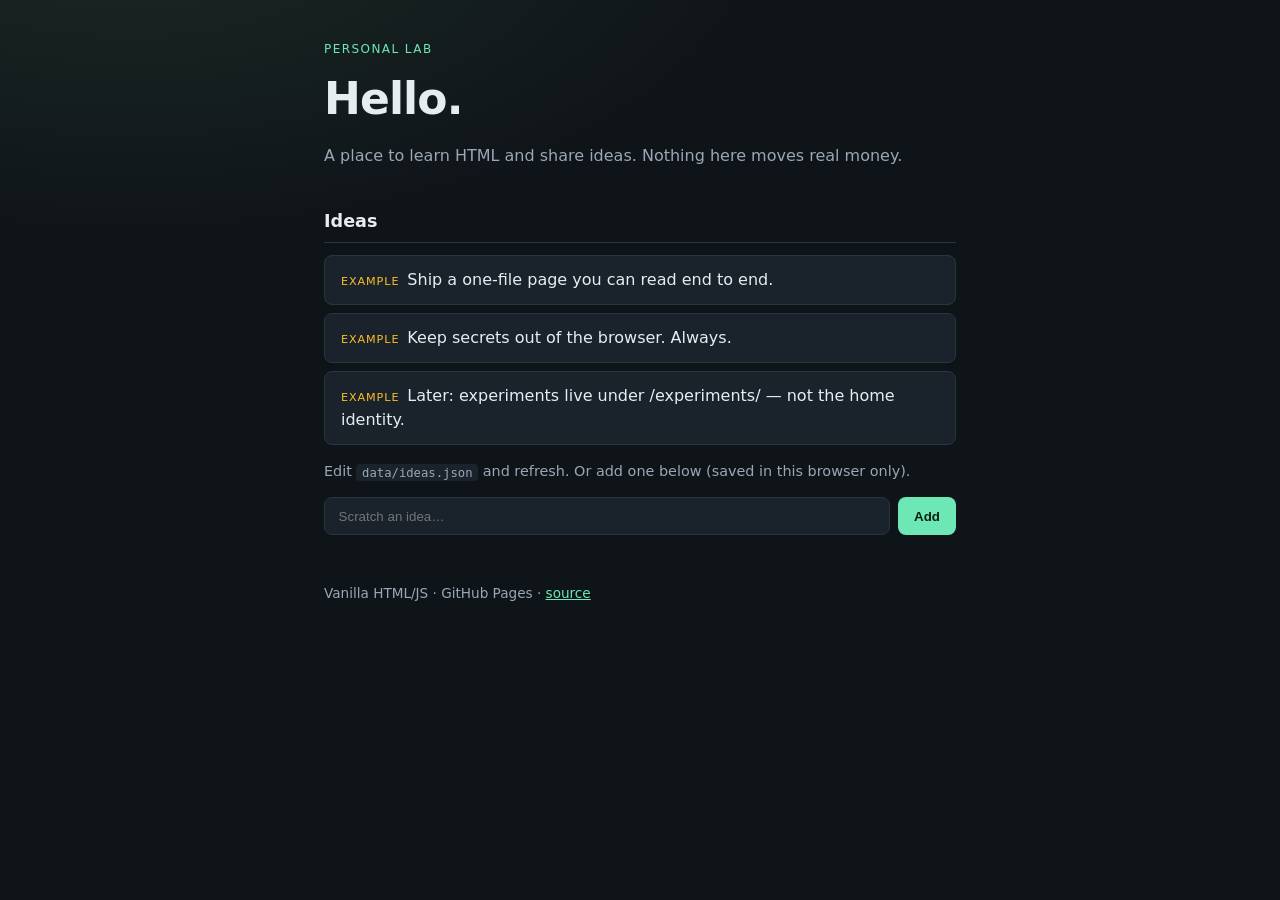
<file: index.html>
<!DOCTYPE html>
<html lang="en">
<head>
  <meta charset="utf-8">
  <meta name="viewport" content="width=device-width, initial-scale=1">
  <title>Lab</title>
  <link rel="stylesheet" href="styles.css">
</head>
<body>
  <main class="wrap">
    <header>
      <p class="eyebrow">Personal lab</p>
      <h1>Hello.</h1>
      <p class="lede">A place to learn HTML and share ideas. Nothing here moves real money.</p>
    </header>

    <section aria-labelledby="ideas-heading">
      <h2 id="ideas-heading">Ideas</h2>
      <ul id="ideas" class="ideas"></ul>
      <p class="hint">Edit <code>data/ideas.json</code> and refresh. Or add one below (saved in this browser only).</p>
      <form id="idea-form" class="idea-form">
        <label for="idea-input" class="sr-only">New idea</label>
        <input id="idea-input" type="text" maxlength="200" placeholder="Scratch an idea…" required>
        <button type="submit">Add</button>
      </form>
    </section>

    <footer>
      <p>Vanilla HTML/JS · GitHub Pages · <a href="https://github.com/damnYouCode/lab">source</a></p>
    </footer>
  </main>
  <script src="app.js"></script>
</body>
</html>
</file>
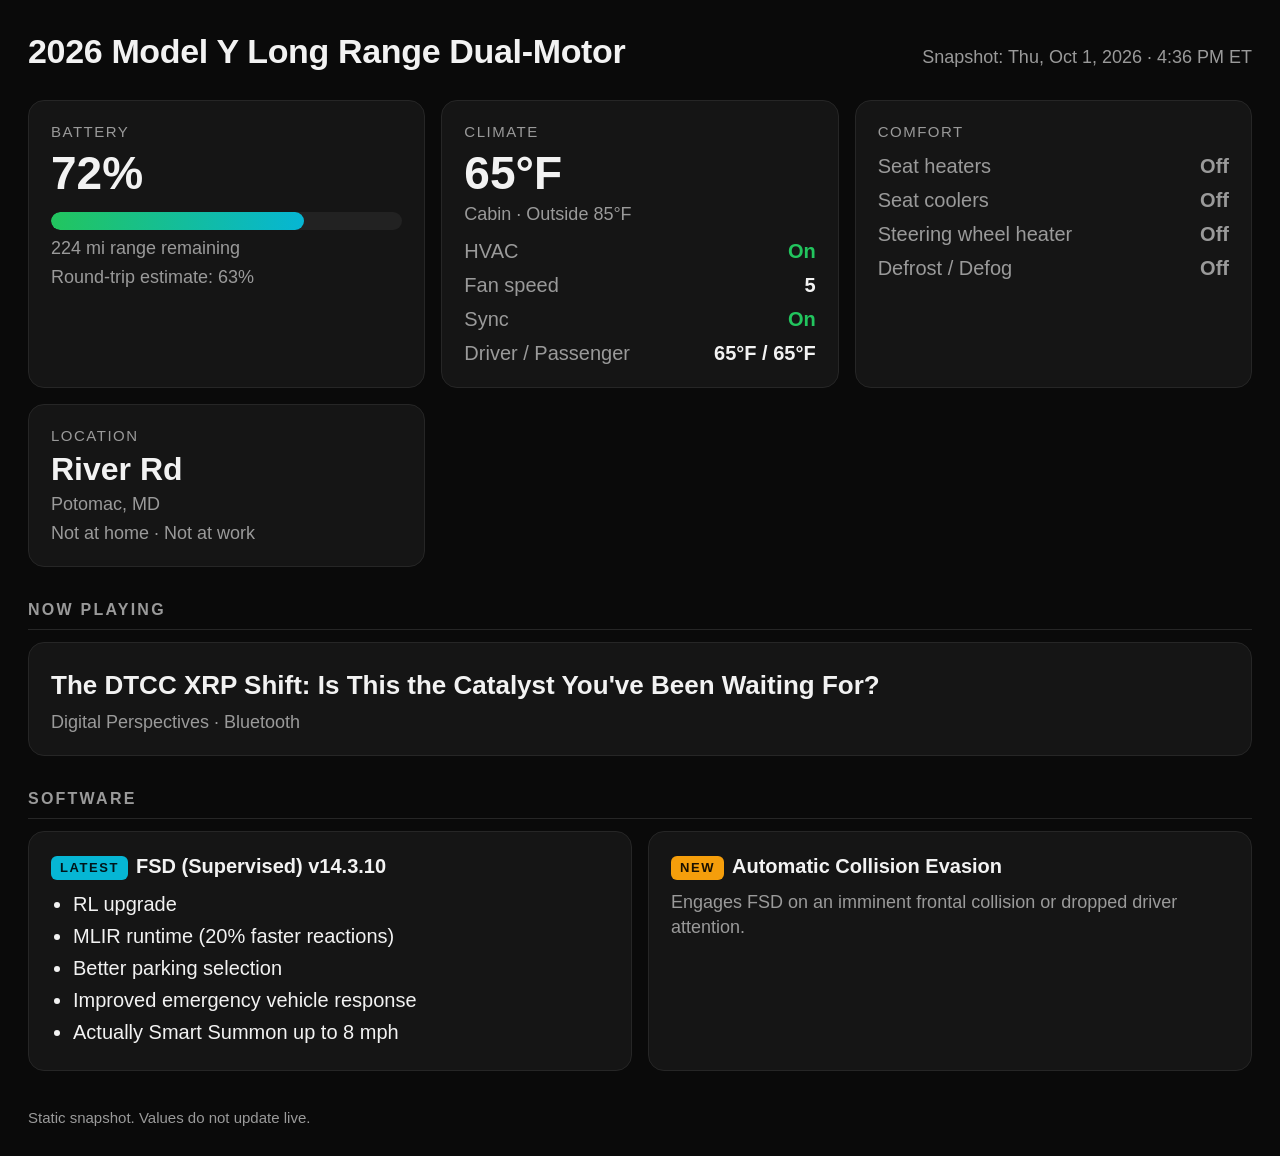
<file: car/index.html>
<!DOCTYPE html>
<html lang="en">
<head>
<meta charset="utf-8">
<meta name="viewport" content="width=device-width, initial-scale=1">
<meta name="robots" content="noindex, nofollow">
<title>Model Y Dashboard</title>
<style>
  :root {
    --bg: #0a0a0a;
    --card: #151515;
    --line: #262626;
    --text: #f2f2f2;
    --muted: #9a9a9a;
    --green: #22c55e;
    --cyan: #06b6d4;
    --red: #ef4444;
    --amber: #f59e0b;
  }
  * { box-sizing: border-box; }
  html, body { margin: 0; background: var(--bg); color: var(--text); }
  body {
    font-family: -apple-system, "Segoe UI", Roboto, Helvetica, Arial, sans-serif;
    font-size: 20px;
    line-height: 1.4;
    padding: 28px;
  }
  header { display: flex; justify-content: space-between; align-items: baseline; flex-wrap: wrap; gap: 12px; margin-bottom: 24px; }
  h1 { font-size: 34px; margin: 0; letter-spacing: -0.01em; }
  .stamp { color: var(--muted); font-size: 18px; }
  h2 {
    font-size: 16px; text-transform: uppercase; letter-spacing: 0.14em;
    color: var(--muted); margin: 32px 0 12px; border-bottom: 1px solid var(--line); padding-bottom: 8px;
  }
  .grid { display: grid; grid-template-columns: repeat(auto-fit, minmax(300px, 1fr)); gap: 16px; }
  .card { background: var(--card); border: 1px solid var(--line); border-radius: 16px; padding: 20px 22px; }
  .label { color: var(--muted); font-size: 15px; text-transform: uppercase; letter-spacing: 0.1em; margin-bottom: 6px; }
  .big { font-size: 46px; font-weight: 700; line-height: 1.1; }
  .sub { color: var(--muted); font-size: 18px; margin-top: 4px; }
  .bar { height: 18px; background: #222; border-radius: 9px; overflow: hidden; margin: 14px 0 6px; }
  .fill { height: 100%; border-radius: 9px; background: linear-gradient(90deg, var(--green), var(--cyan)); }
  .fill.low { background: var(--red); }
  dl { display: grid; grid-template-columns: auto 1fr; gap: 6px 18px; margin: 10px 0 0; }
  dt { color: var(--muted); }
  dd { margin: 0; text-align: right; font-weight: 600; }
  .on { color: var(--green); }
  .off { color: var(--muted); }
  .tag {
    display: inline-block; font-size: 13px; font-weight: 700; letter-spacing: 0.12em; text-transform: uppercase;
    padding: 3px 9px; border-radius: 6px; margin-right: 8px; vertical-align: middle;
  }
  .tag.new { background: var(--amber); color: #1a1100; }
  .tag.latest { background: var(--cyan); color: #00161a; }
  .track { font-size: 26px; font-weight: 700; margin: 4px 0 6px; }
  ul.features { margin: 10px 0 0; padding-left: 22px; }
  ul.features li { margin: 4px 0; }
  footer { color: var(--muted); font-size: 15px; margin-top: 36px; }
</style>
</head>
<body>
  <header>
    <h1>2026 Model Y Long Range Dual-Motor</h1>
    <div class="stamp">Snapshot: Thu, Oct 1, 2026 · 4:36 PM ET</div>
  </header>

  <div class="grid">
    <div class="card">
      <div class="label">Battery</div>
      <div class="big" id="batt-pct">72%</div>
      <div class="bar"><div class="fill" id="batt-fill" style="width:72%"></div></div>
      <div class="sub">224 mi range remaining</div>
      <div class="sub">Round-trip estimate: 63%</div>
    </div>

    <div class="card">
      <div class="label">Climate</div>
      <div class="big">65°F</div>
      <div class="sub">Cabin · Outside 85°F</div>
      <dl>
        <dt>HVAC</dt><dd class="on">On</dd>
        <dt>Fan speed</dt><dd>5</dd>
        <dt>Sync</dt><dd class="on">On</dd>
        <dt>Driver / Passenger</dt><dd>65°F / 65°F</dd>
      </dl>
    </div>

    <div class="card">
      <div class="label">Comfort</div>
      <dl>
        <dt>Seat heaters</dt><dd class="off">Off</dd>
        <dt>Seat coolers</dt><dd class="off">Off</dd>
        <dt>Steering wheel heater</dt><dd class="off">Off</dd>
        <dt>Defrost / Defog</dt><dd class="off">Off</dd>
      </dl>
    </div>

    <div class="card">
      <div class="label">Location</div>
      <div class="big" style="font-size:32px">River Rd</div>
      <div class="sub">Potomac, MD</div>
      <div class="sub">Not at home · Not at work</div>
    </div>
  </div>

  <h2>Now Playing</h2>
  <div class="card">
    <div class="track">The DTCC XRP Shift: Is This the Catalyst You've Been Waiting For?</div>
    <div class="sub">Digital Perspectives · Bluetooth</div>
  </div>

  <h2>Software</h2>
  <div class="grid">
    <div class="card">
      <div><span class="tag latest">Latest</span><strong>FSD (Supervised) v14.3.10</strong></div>
      <ul class="features">
        <li>RL upgrade</li>
        <li>MLIR runtime (20% faster reactions)</li>
        <li>Better parking selection</li>
        <li>Improved emergency vehicle response</li>
        <li>Actually Smart Summon up to 8 mph</li>
      </ul>
    </div>
    <div class="card">
      <div><span class="tag new">New</span><strong>Automatic Collision Evasion</strong></div>
      <p class="sub" style="margin-top:10px">Engages FSD on an imminent frontal collision or dropped driver attention.</p>
    </div>
  </div>

  <footer>Static snapshot. Values do not update live.</footer>

  <script>
    (function () {
      var pct = parseInt(document.getElementById("batt-pct").textContent, 10);
      if (pct <= 20) document.getElementById("batt-fill").classList.add("low");
    })();
  </script>
</body>
</html>
</file>
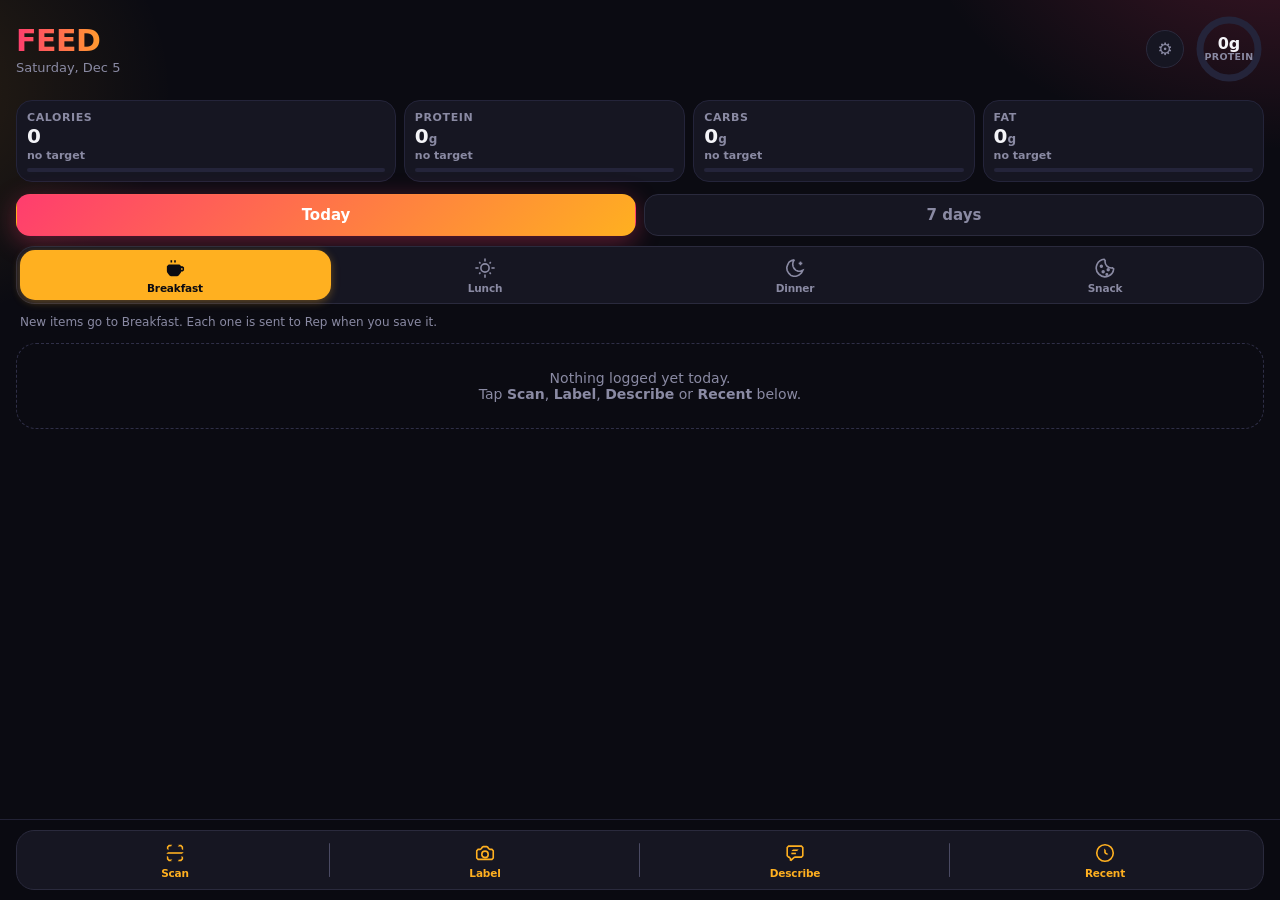
<file: food/index.html>
<!DOCTYPE html>
<html lang="en">
<head>
<meta charset="UTF-8">
<meta name="viewport" content="width=device-width, initial-scale=1, viewport-fit=cover, user-scalable=no">
<meta name="apple-mobile-web-app-capable" content="yes">
<meta name="mobile-web-app-capable" content="yes">
<meta name="apple-mobile-web-app-status-bar-style" content="black-translucent">
<meta name="apple-mobile-web-app-title" content="Feed">
<meta name="theme-color" content="#0b0b12">
<title>Feed</title>
<link rel="apple-touch-icon" href="data:image/svg+xml,%3Csvg%20xmlns='http://www.w3.org/2000/svg'%20viewBox='0%200%20180%20180'%3E%3Cdefs%3E%3ClinearGradient%20id='g'%20gradientUnits='userSpaceOnUse'%20x1='40'%20y1='28'%20x2='140'%20y2='156'%3E%3Cstop%20offset='0'%20stop-color='%23ff3d6e'/%3E%3Cstop%20offset='1'%20stop-color='%23ffb020'/%3E%3C/linearGradient%3E%3C/defs%3E%3Crect%20width='180'%20height='180'%20rx='40'%20fill='%230b0b12'/%3E%3Cg%20fill='url(%23g)'%3E%3Crect%20x='57'%20y='28'%20width='14'%20height='56'%20rx='7'/%3E%3Crect%20x='83'%20y='28'%20width='14'%20height='56'%20rx='7'/%3E%3Crect%20x='109'%20y='28'%20width='14'%20height='56'%20rx='7'/%3E%3Cpath%20d='M57%2072h66v8a33%2033%200%200%201-33%2033a33%2033%200%200%201-33-33z'/%3E%3Crect%20x='80'%20y='100'%20width='20'%20height='56'%20rx='10'/%3E%3C/g%3E%3C/svg%3E">
<link rel="icon" href="data:image/svg+xml,%3Csvg%20xmlns='http://www.w3.org/2000/svg'%20viewBox='0%200%20180%20180'%3E%3Cdefs%3E%3ClinearGradient%20id='g'%20gradientUnits='userSpaceOnUse'%20x1='40'%20y1='28'%20x2='140'%20y2='156'%3E%3Cstop%20offset='0'%20stop-color='%23ff3d6e'/%3E%3Cstop%20offset='1'%20stop-color='%23ffb020'/%3E%3C/linearGradient%3E%3C/defs%3E%3Crect%20width='180'%20height='180'%20rx='40'%20fill='%230b0b12'/%3E%3Cg%20fill='url(%23g)'%3E%3Crect%20x='57'%20y='28'%20width='14'%20height='56'%20rx='7'/%3E%3Crect%20x='83'%20y='28'%20width='14'%20height='56'%20rx='7'/%3E%3Crect%20x='109'%20y='28'%20width='14'%20height='56'%20rx='7'/%3E%3Cpath%20d='M57%2072h66v8a33%2033%200%200%201-33%2033a33%2033%200%200%201-33-33z'/%3E%3Crect%20x='80'%20y='100'%20width='20'%20height='56'%20rx='10'/%3E%3C/g%3E%3C/svg%3E">
<style>
.datahead{margin:22px 0 2px;padding-top:16px;border-top:1px solid #2a2a3d;font-weight:900;font-size:17px}
.datarow{display:flex;gap:8px}.datarow .ghost{flex:1}
.bkstat{margin-top:8px;font-size:12px;color:var(--dim);font-weight:700;text-align:center}.bkstat.ok{color:var(--ok)}
:root{--bg:#0b0b12;--card:#161622;--card2:#1e1e2e;--text:#f4f4f8;--dim:#8a8aa3;--a:#ff3d6e;--b:#ffb020;--ok:#2ee59d;--warn:#ffcc66}
*{box-sizing:border-box;-webkit-tap-highlight-color:transparent}
html,body{margin:0;background:var(--bg);color:var(--text);font-family:-apple-system,BlinkMacSystemFont,"SF Pro Display",system-ui,sans-serif}
body{padding:calc(env(safe-area-inset-top) + 14px) 16px calc(env(safe-area-inset-bottom) + 112px);min-height:100vh;
background:radial-gradient(600px 400px at 100% -10%,rgba(255,61,110,.22),transparent 60%),radial-gradient(500px 400px at -10% 10%,rgba(255,176,32,.14),transparent 60%),var(--bg)}
button{font-family:inherit;cursor:pointer}
input,textarea,select{font-family:inherit}
header{display:flex;align-items:center;justify-content:space-between;gap:12px}
h1{font-size:30px;font-weight:900;margin:0;letter-spacing:-.5px;background:linear-gradient(90deg,var(--a),var(--b));-webkit-background-clip:text;background-clip:text;color:transparent}
.sub{color:var(--dim);font-size:13px;margin-top:2px}
.hright{display:flex;align-items:center;gap:10px}
.gear{width:38px;height:38px;border-radius:50%;border:1px solid #2a2a3d;background:var(--card);color:var(--dim);font-size:17px;padding:0}
.ring{position:relative;width:70px;height:70px;flex:none}
.ring svg{transform:rotate(-90deg)}
.ring span{position:absolute;inset:0;display:flex;flex-direction:column;align-items:center;justify-content:center;font-weight:900;font-size:16px;line-height:1.05}
.ring small{font-size:9.5px;color:var(--dim);font-weight:800;letter-spacing:.3px}
.totals{display:grid;grid-template-columns:1.35fr 1fr 1fr 1fr;gap:8px;margin:16px 0 4px}
.stat{background:var(--card);border:1px solid #24243a;border-radius:16px;padding:10px 10px 9px;min-width:0}
.stat b{display:block;font-size:20px;font-weight:900;font-variant-numeric:tabular-nums;white-space:nowrap}
.stat .k{font-size:11px;color:var(--dim);font-weight:800;text-transform:uppercase;letter-spacing:.6px}
.stat .t{font-size:11px;color:var(--dim);font-weight:700;margin-top:1px;white-space:nowrap}
.mbar{height:4px;border-radius:4px;background:#24243a;margin-top:6px;overflow:hidden}
.mbar i{display:block;height:100%;width:0;border-radius:4px;background:linear-gradient(90deg,var(--a),var(--b));transition:.4s}
.estnote{font-size:12px;color:var(--warn);font-weight:700;margin:6px 2px 0;min-height:0}
.tabs{display:flex;gap:8px;margin:12px 0 10px}
.tab{flex:1;padding:11px 8px;border-radius:14px;background:var(--card);border:1px solid #2a2a3d;color:var(--dim);font-weight:800;font-size:15px;text-align:center}
.tab.on{color:#fff;border-color:transparent;background:linear-gradient(135deg,var(--a),var(--b));box-shadow:0 6px 24px rgba(255,61,110,.35)}
/* Meal and action icons: theSVG UI set (https://thesvg.org/ui), MIT License */
.meals{position:relative;display:flex;gap:0;background:var(--card);border:1px solid #2a2a3d;border-radius:18px;padding:3px;margin-bottom:10px;touch-action:none;user-select:none;-webkit-user-select:none;cursor:grab}
.meals.dragging{cursor:grabbing}
.meal-thumb{position:absolute;top:3px;bottom:3px;left:3px;width:calc((100% - 6px) / 4);border-radius:15px;background:var(--b);box-shadow:0 2px 8px rgba(255,176,32,.35);pointer-events:none;z-index:0;will-change:transform}
.meals.dragging .meal-thumb{box-shadow:0 4px 14px rgba(255,176,32,.5)}
.pill{flex:1;padding:7px 2px 6px;border-radius:15px;background:none;border:0;color:var(--dim);font-size:10.5px;font-weight:800;text-align:center;white-space:nowrap;display:flex;flex-direction:column;align-items:center;gap:3px;letter-spacing:-.15px;position:relative;z-index:1}
.pill.on{color:#0b0b12;border:0;background:none}
.pill .ico,.mn .ico,.act .ico,.codescan .ico{display:block;width:22px;height:22px;background:currentColor;-webkit-mask:var(--ico) center / contain no-repeat;mask:var(--ico) center / contain no-repeat}
.pill[data-meal=breakfast],.mn .ico.breakfast{--ico:url("data:image/svg+xml,%3Csvg%20xmlns%3D%22http%3A%2F%2Fwww.w3.org%2F2000%2Fsvg%22%20width%3D%2224%22%20height%3D%2224%22%20viewBox%3D%220%200%2024%2024%22%20overflow%3D%22visible%22%3E%3Cdefs%3E%3Cmask%20id%3D%22coffee-outline-c1%22%20maskUnits%3D%22userSpaceOnUse%22%20x%3D%22-2%22%20y%3D%22-2%22%20width%3D%2228%22%20height%3D%2228%22%3E%3Crect%20x%3D%22-2%22%20y%3D%22-2%22%20width%3D%2228%22%20height%3D%2228%22%20fill%3D%22%23fff%22%2F%3E%3Cpolygon%20points%3D%2220.19%2C9.69%2016.25%2C9.69%2015.81%2C12.31%2017.56%2C12.31%22%20fill%3D%22%23000%22%2F%3E%3Cpolygon%20points%3D%2220.19%2C13.69%2016.25%2C13.69%2015.81%2C16.31%2017.56%2C16.31%22%20fill%3D%22%23000%22%2F%3E%3C%2Fmask%3E%3C%2Fdefs%3E%3Cg%20fill%3D%22none%22%20stroke%3D%22currentColor%22%20stroke-width%3D%221.75%22%20stroke-linecap%3D%22butt%22%20stroke-linejoin%3D%22miter%22%3E%3Cpath%20d%3D%22M4%2010.5L4%2015.5L4.3%2016.4L6.55%2019.4L7.75%2020L14.25%2020L15.45%2019.4L17.7%2016.4L18%2015.5L18%2010.5L16.5%209L5.5%209L4%2010.5Z%22%2F%3E%3Cpath%20d%3D%22M18%2011L20.1%2011L21%2011.9L21%2014.1L20.1%2015L18%2015%22%20mask%3D%22url%28%23coffee-outline-c1%29%22%2F%3E%3Cpath%20d%3D%22M8%203.5L8%206%22%2F%3E%3Cpath%20d%3D%22M12%203.5L12%206%22%2F%3E%3C%2Fg%3E%3C%2Fsvg%3E")}
.pill[data-meal=lunch],.mn .ico.lunch{--ico:url("data:image/svg+xml,%3Csvg%20xmlns%3D%22http%3A%2F%2Fwww.w3.org%2F2000%2Fsvg%22%20width%3D%2224%22%20height%3D%2224%22%20viewBox%3D%220%200%2024%2024%22%20overflow%3D%22visible%22%3E%3Cg%20fill%3D%22none%22%20stroke%3D%22currentColor%22%20stroke-width%3D%221.75%22%20stroke-linecap%3D%22butt%22%20stroke-linejoin%3D%22miter%22%3E%3Cpath%20d%3D%22M16.5%2012C16.5%2014.485%2014.485%2016.5%2012%2016.5C9.515%2016.5%207.5%2014.485%207.5%2012C7.5%209.515%209.515%207.5%2012%207.5C14.485%207.5%2016.5%209.515%2016.5%2012Z%22%2F%3E%3Cpath%20d%3D%22M19%2012L22.5%2012%22%2F%3E%3Cpath%20d%3D%22M12%2019L12%2022.5%22%2F%3E%3Cpath%20d%3D%22M5%2012L1.5%2012%22%2F%3E%3Cpath%20d%3D%22M12%205L12%201.5%22%2F%3E%3Cpath%20d%3D%22M16.95%2016.95L18.36%2018.36%22%2F%3E%3Cpath%20d%3D%22M7.05%2016.95L5.64%2018.36%22%2F%3E%3Cpath%20d%3D%22M7.05%207.05L5.64%205.64%22%2F%3E%3Cpath%20d%3D%22M16.95%207.05L18.36%205.64%22%2F%3E%3C%2Fg%3E%3C%2Fsvg%3E")}
.pill[data-meal=dinner],.mn .ico.dinner{--ico:url("data:image/svg+xml,%3Csvg%20xmlns%3D%22http%3A%2F%2Fwww.w3.org%2F2000%2Fsvg%22%20width%3D%2224%22%20height%3D%2224%22%20viewBox%3D%220%200%2024%2024%22%20overflow%3D%22visible%22%3E%3Cg%20fill%3D%22none%22%20stroke%3D%22currentColor%22%20stroke-width%3D%221.75%22%20stroke-linecap%3D%22butt%22%20stroke-linejoin%3D%22miter%22%3E%3Cpath%20d%3D%22M20.5%2014.5L19.147%2017.205L18.743%2017.706L16.624%2019.401L16.358%2019.571L13.817%2020.842L13.146%2021L10.743%2021L10.269%2020.923L7.836%2020.112L7.25%2019.75L5.131%2017.631L4.905%2017.342L3.656%2015.26L3.457%2014.7L3.05%2011.851L3.112%2011.164L4%208.5L5.305%205.891L5.875%205.275L7.83%204.102L8.19%203.946L10.635%203.247L10.96%203.72L10.219%204.707L9.94%205.361L9.545%207.729L9.554%208.27L9.961%2010.303L10.09%2010.68L10.891%2012.282L11.172%2012.672L12.782%2014.282L13.286%2014.614L15.232%2015.393L15.789%2015.5L17.711%2015.5L18.268%2015.393L20.5%2014.5Z%22%2F%3E%3Cpath%20d%3D%22M18%205L18%209%22%2F%3E%3Cpath%20d%3D%22M16%207L20%207%22%2F%3E%3C%2Fg%3E%3C%2Fsvg%3E")}
.pill[data-meal=snack],.mn .ico.snack{--ico:url("data:image/svg+xml,%3Csvg%20xmlns%3D%22http%3A%2F%2Fwww.w3.org%2F2000%2Fsvg%22%20width%3D%2224%22%20height%3D%2224%22%20viewBox%3D%220%200%2024%2024%22%20overflow%3D%22visible%22%3E%3Cg%20fill%3D%22none%22%20stroke%3D%22currentColor%22%20stroke-width%3D%221.75%22%20stroke-linecap%3D%22butt%22%20stroke-linejoin%3D%22miter%22%3E%3Cpath%20d%3D%22M21.464%2012.949C21.124%2016.302%2019.017%2019.27%2015.872%2020.668C12.28%2022.265%208.075%2021.485%205.295%2018.705C2.515%2015.925%201.735%2011.72%203.332%208.128C4.73%204.983%207.698%202.876%2011.051%202.536L12.138%203.903C11.814%206.07%2012.523%208.299%2014.112%209.888C15.701%2011.477%2017.93%2012.186%2020.097%2011.862L21.464%2012.949Z%22%2F%3E%3Cpath%20d%3D%22M9%2010C9%2010.552%208.552%2011%208%2011C7.448%2011%207%2010.552%207%2010C7%209.448%207.448%209%208%209C8.552%209%209%209.448%209%2010Z%22%2F%3E%3Cpath%20d%3D%22M11%2016C11%2016.552%2010.552%2017%2010%2017C9.448%2017%209%2016.552%209%2016C9%2015.448%209.448%2015%2010%2015C10.552%2015%2011%2015.448%2011%2016Z%22%2F%3E%3Cpath%20d%3D%22M16.5%2014C16.5%2014.552%2016.052%2015%2015.5%2015C14.948%2015%2014.5%2014.552%2014.5%2014C14.5%2013.448%2014.948%2013%2015.5%2013C16.052%2013%2016.5%2013.448%2016.5%2014Z%22%2F%3E%3Cpath%20d%3D%22M14.75%2019C14.75%2019.414%2014.414%2019.75%2014%2019.75C13.586%2019.75%2013.25%2019.414%2013.25%2019C13.25%2018.586%2013.586%2018.25%2014%2018.25C14.414%2018.25%2014.75%2018.586%2014.75%2019Z%22%2F%3E%3C%2Fg%3E%3C%2Fsvg%3E")}
.pill[data-meal=breakfast].on{--ico:url("data:image/svg+xml,%3Csvg%20xmlns%3D%22http%3A%2F%2Fwww.w3.org%2F2000%2Fsvg%22%20width%3D%2224%22%20height%3D%2224%22%20viewBox%3D%220%200%2024%2024%22%20overflow%3D%22visible%22%3E%3Cdefs%3E%3Cmask%20id%3D%22coffee-fill-k%22%20maskUnits%3D%22userSpaceOnUse%22%20x%3D%220%22%20y%3D%220%22%20width%3D%2224%22%20height%3D%2224%22%3E%3Crect%20width%3D%2224%22%20height%3D%2224%22%20fill%3D%22%23fff%22%2F%3E%3C%2Fmask%3E%3Cmask%20id%3D%22coffee-fill-o%22%20maskUnits%3D%22userSpaceOnUse%22%20x%3D%22-2%22%20y%3D%22-2%22%20width%3D%2228%22%20height%3D%2228%22%3E%3Crect%20x%3D%22-2%22%20y%3D%22-2%22%20width%3D%2228%22%20height%3D%2228%22%20fill%3D%22%23fff%22%2F%3E%3Cpath%20d%3D%22M4%2010.5L4%2015.5L4.3%2016.4L6.55%2019.4L7.75%2020L14.25%2020L15.45%2019.4L17.7%2016.4L18%2015.5L18%2010.5L16.5%209L5.5%209L4%2010.5Z%22%20fill%3D%22%23000%22%2F%3E%3C%2Fmask%3E%3C%2Fdefs%3E%3Cpath%20d%3D%22M4%2010.5L4%2015.5L4.3%2016.4L6.55%2019.4L7.75%2020L14.25%2020L15.45%2019.4L17.7%2016.4L18%2015.5L18%2010.5L16.5%209L5.5%209L4%2010.5Z%22%20fill%3D%22currentColor%22%20stroke%3D%22currentColor%22%20stroke-width%3D%221.75%22%20stroke-linecap%3D%22butt%22%20stroke-linejoin%3D%22miter%22%20mask%3D%22url%28%23coffee-fill-k%29%22%2F%3E%3Cpath%20d%3D%22M18%2011L20.1%2011L21%2011.9L21%2014.1L20.1%2015L18%2015%22%20fill%3D%22none%22%20stroke%3D%22currentColor%22%20stroke-width%3D%221.75%22%20stroke-linecap%3D%22butt%22%20stroke-linejoin%3D%22miter%22%2F%3E%3Cpath%20d%3D%22M8%203.5L8%206%22%20fill%3D%22none%22%20stroke%3D%22currentColor%22%20stroke-width%3D%221.75%22%20stroke-linecap%3D%22butt%22%20stroke-linejoin%3D%22miter%22%2F%3E%3Cpath%20d%3D%22M12%203.5L12%206%22%20fill%3D%22none%22%20stroke%3D%22currentColor%22%20stroke-width%3D%221.75%22%20stroke-linecap%3D%22butt%22%20stroke-linejoin%3D%22miter%22%2F%3E%3C%2Fsvg%3E")}
.pill[data-meal=lunch].on{--ico:url("data:image/svg+xml,%3Csvg%20xmlns%3D%22http%3A%2F%2Fwww.w3.org%2F2000%2Fsvg%22%20width%3D%2224%22%20height%3D%2224%22%20viewBox%3D%220%200%2024%2024%22%20overflow%3D%22visible%22%3E%3Cdefs%3E%3Cmask%20id%3D%22sun-fill-k%22%20maskUnits%3D%22userSpaceOnUse%22%20x%3D%220%22%20y%3D%220%22%20width%3D%2224%22%20height%3D%2224%22%3E%3Crect%20width%3D%2224%22%20height%3D%2224%22%20fill%3D%22%23fff%22%2F%3E%3C%2Fmask%3E%3Cmask%20id%3D%22sun-fill-o%22%20maskUnits%3D%22userSpaceOnUse%22%20x%3D%22-2%22%20y%3D%22-2%22%20width%3D%2228%22%20height%3D%2228%22%3E%3Crect%20x%3D%22-2%22%20y%3D%22-2%22%20width%3D%2228%22%20height%3D%2228%22%20fill%3D%22%23fff%22%2F%3E%3Cpath%20d%3D%22M16.5%2012C16.5%2014.485%2014.485%2016.5%2012%2016.5C9.515%2016.5%207.5%2014.485%207.5%2012C7.5%209.515%209.515%207.5%2012%207.5C14.485%207.5%2016.5%209.515%2016.5%2012Z%22%20fill%3D%22%23000%22%2F%3E%3C%2Fmask%3E%3C%2Fdefs%3E%3Cpath%20d%3D%22M16.5%2012C16.5%2014.485%2014.485%2016.5%2012%2016.5C9.515%2016.5%207.5%2014.485%207.5%2012C7.5%209.515%209.515%207.5%2012%207.5C14.485%207.5%2016.5%209.515%2016.5%2012Z%22%20fill%3D%22currentColor%22%20stroke%3D%22currentColor%22%20stroke-width%3D%221.75%22%20stroke-linecap%3D%22butt%22%20stroke-linejoin%3D%22miter%22%20mask%3D%22url%28%23sun-fill-k%29%22%2F%3E%3Cpath%20d%3D%22M19%2012L22.5%2012%22%20fill%3D%22none%22%20stroke%3D%22currentColor%22%20stroke-width%3D%221.75%22%20stroke-linecap%3D%22butt%22%20stroke-linejoin%3D%22miter%22%2F%3E%3Cpath%20d%3D%22M12%2019L12%2022.5%22%20fill%3D%22none%22%20stroke%3D%22currentColor%22%20stroke-width%3D%221.75%22%20stroke-linecap%3D%22butt%22%20stroke-linejoin%3D%22miter%22%2F%3E%3Cpath%20d%3D%22M5%2012L1.5%2012%22%20fill%3D%22none%22%20stroke%3D%22currentColor%22%20stroke-width%3D%221.75%22%20stroke-linecap%3D%22butt%22%20stroke-linejoin%3D%22miter%22%2F%3E%3Cpath%20d%3D%22M12%205L12%201.5%22%20fill%3D%22none%22%20stroke%3D%22currentColor%22%20stroke-width%3D%221.75%22%20stroke-linecap%3D%22butt%22%20stroke-linejoin%3D%22miter%22%2F%3E%3Cpath%20d%3D%22M16.95%2016.95L18.36%2018.36%22%20fill%3D%22none%22%20stroke%3D%22currentColor%22%20stroke-width%3D%221.75%22%20stroke-linecap%3D%22butt%22%20stroke-linejoin%3D%22miter%22%2F%3E%3Cpath%20d%3D%22M7.05%2016.95L5.64%2018.36%22%20fill%3D%22none%22%20stroke%3D%22currentColor%22%20stroke-width%3D%221.75%22%20stroke-linecap%3D%22butt%22%20stroke-linejoin%3D%22miter%22%2F%3E%3Cpath%20d%3D%22M7.05%207.05L5.64%205.64%22%20fill%3D%22none%22%20stroke%3D%22currentColor%22%20stroke-width%3D%221.75%22%20stroke-linecap%3D%22butt%22%20stroke-linejoin%3D%22miter%22%2F%3E%3Cpath%20d%3D%22M16.95%207.05L18.36%205.64%22%20fill%3D%22none%22%20stroke%3D%22currentColor%22%20stroke-width%3D%221.75%22%20stroke-linecap%3D%22butt%22%20stroke-linejoin%3D%22miter%22%2F%3E%3C%2Fsvg%3E")}
.pill[data-meal=dinner].on{--ico:url("data:image/svg+xml,%3Csvg%20xmlns%3D%22http%3A%2F%2Fwww.w3.org%2F2000%2Fsvg%22%20width%3D%2224%22%20height%3D%2224%22%20viewBox%3D%220%200%2024%2024%22%20overflow%3D%22visible%22%3E%3Cdefs%3E%3Cmask%20id%3D%22moon-fill-k%22%20maskUnits%3D%22userSpaceOnUse%22%20x%3D%220%22%20y%3D%220%22%20width%3D%2224%22%20height%3D%2224%22%3E%3Crect%20width%3D%2224%22%20height%3D%2224%22%20fill%3D%22%23fff%22%2F%3E%3C%2Fmask%3E%3Cmask%20id%3D%22moon-fill-o%22%20maskUnits%3D%22userSpaceOnUse%22%20x%3D%22-2%22%20y%3D%22-2%22%20width%3D%2228%22%20height%3D%2228%22%3E%3Crect%20x%3D%22-2%22%20y%3D%22-2%22%20width%3D%2228%22%20height%3D%2228%22%20fill%3D%22%23fff%22%2F%3E%3Cpath%20d%3D%22M20.5%2014.5L19.147%2017.205L18.743%2017.706L16.624%2019.401L16.358%2019.571L13.817%2020.842L13.146%2021L10.743%2021L10.269%2020.923L7.836%2020.112L7.25%2019.75L5.131%2017.631L4.905%2017.342L3.656%2015.26L3.457%2014.7L3.05%2011.851L3.112%2011.164L4%208.5L5.305%205.891L5.875%205.275L7.83%204.102L8.19%203.946L10.635%203.247L10.96%203.72L10.219%204.707L9.94%205.361L9.545%207.729L9.554%208.27L9.961%2010.303L10.09%2010.68L10.891%2012.282L11.172%2012.672L12.782%2014.282L13.286%2014.614L15.232%2015.393L15.789%2015.5L17.711%2015.5L18.268%2015.393L20.5%2014.5Z%22%20fill%3D%22%23000%22%2F%3E%3C%2Fmask%3E%3C%2Fdefs%3E%3Cpath%20d%3D%22M20.5%2014.5L19.147%2017.205L18.743%2017.706L16.624%2019.401L16.358%2019.571L13.817%2020.842L13.146%2021L10.743%2021L10.269%2020.923L7.836%2020.112L7.25%2019.75L5.131%2017.631L4.905%2017.342L3.656%2015.26L3.457%2014.7L3.05%2011.851L3.112%2011.164L4%208.5L5.305%205.891L5.875%205.275L7.83%204.102L8.19%203.946L10.635%203.247L10.96%203.72L10.219%204.707L9.94%205.361L9.545%207.729L9.554%208.27L9.961%2010.303L10.09%2010.68L10.891%2012.282L11.172%2012.672L12.782%2014.282L13.286%2014.614L15.232%2015.393L15.789%2015.5L17.711%2015.5L18.268%2015.393L20.5%2014.5Z%22%20fill%3D%22currentColor%22%20stroke%3D%22currentColor%22%20stroke-width%3D%221.75%22%20stroke-linecap%3D%22butt%22%20stroke-linejoin%3D%22miter%22%20mask%3D%22url%28%23moon-fill-k%29%22%2F%3E%3Cpath%20d%3D%22M18%205L18%209%22%20fill%3D%22none%22%20stroke%3D%22currentColor%22%20stroke-width%3D%221.75%22%20stroke-linecap%3D%22butt%22%20stroke-linejoin%3D%22miter%22%2F%3E%3Cpath%20d%3D%22M16%207L20%207%22%20fill%3D%22none%22%20stroke%3D%22currentColor%22%20stroke-width%3D%221.75%22%20stroke-linecap%3D%22butt%22%20stroke-linejoin%3D%22miter%22%2F%3E%3C%2Fsvg%3E")}
.pill[data-meal=snack].on{--ico:url("data:image/svg+xml,%3Csvg%20xmlns%3D%22http%3A%2F%2Fwww.w3.org%2F2000%2Fsvg%22%20width%3D%2224%22%20height%3D%2224%22%20viewBox%3D%220%200%2024%2024%22%20overflow%3D%22visible%22%3E%3Cdefs%3E%3Cmask%20id%3D%22cookie-fill-k%22%20maskUnits%3D%22userSpaceOnUse%22%20x%3D%220%22%20y%3D%220%22%20width%3D%2224%22%20height%3D%2224%22%3E%3Crect%20width%3D%2224%22%20height%3D%2224%22%20fill%3D%22%23fff%22%2F%3E%3Cpath%20d%3D%22M9%2010C9%2010.552%208.552%2011%208%2011C7.448%2011%207%2010.552%207%2010C7%209.448%207.448%209%208%209C8.552%209%209%209.448%209%2010Z%22%20fill%3D%22%23000%22%20stroke%3D%22%23000%22%20stroke-width%3D%223.75%22%20stroke-linecap%3D%22butt%22%20stroke-linejoin%3D%22miter%22%2F%3E%3Cpath%20d%3D%22M11%2016C11%2016.552%2010.552%2017%2010%2017C9.448%2017%209%2016.552%209%2016C9%2015.448%209.448%2015%2010%2015C10.552%2015%2011%2015.448%2011%2016Z%22%20fill%3D%22%23000%22%20stroke%3D%22%23000%22%20stroke-width%3D%223.75%22%20stroke-linecap%3D%22butt%22%20stroke-linejoin%3D%22miter%22%2F%3E%3Cpath%20d%3D%22M16.5%2014C16.5%2014.552%2016.052%2015%2015.5%2015C14.948%2015%2014.5%2014.552%2014.5%2014C14.5%2013.448%2014.948%2013%2015.5%2013C16.052%2013%2016.5%2013.448%2016.5%2014Z%22%20fill%3D%22%23000%22%20stroke%3D%22%23000%22%20stroke-width%3D%223.75%22%20stroke-linecap%3D%22butt%22%20stroke-linejoin%3D%22miter%22%2F%3E%3Cpath%20d%3D%22M14.75%2019C14.75%2019.414%2014.414%2019.75%2014%2019.75C13.586%2019.75%2013.25%2019.414%2013.25%2019C13.25%2018.586%2013.586%2018.25%2014%2018.25C14.414%2018.25%2014.75%2018.586%2014.75%2019Z%22%20fill%3D%22%23000%22%20stroke%3D%22%23000%22%20stroke-width%3D%223.75%22%20stroke-linecap%3D%22butt%22%20stroke-linejoin%3D%22miter%22%2F%3E%3C%2Fmask%3E%3Cmask%20id%3D%22cookie-fill-o%22%20maskUnits%3D%22userSpaceOnUse%22%20x%3D%22-2%22%20y%3D%22-2%22%20width%3D%2228%22%20height%3D%2228%22%3E%3Crect%20x%3D%22-2%22%20y%3D%22-2%22%20width%3D%2228%22%20height%3D%2228%22%20fill%3D%22%23fff%22%2F%3E%3Cpath%20d%3D%22M21.464%2012.949C21.124%2016.302%2019.017%2019.27%2015.872%2020.668C12.28%2022.265%208.075%2021.485%205.295%2018.705C2.515%2015.925%201.735%2011.72%203.332%208.128C4.73%204.983%207.698%202.876%2011.051%202.536L12.138%203.903C11.814%206.07%2012.523%208.299%2014.112%209.888C15.701%2011.477%2017.93%2012.186%2020.097%2011.862L21.464%2012.949Z%22%20fill%3D%22%23000%22%2F%3E%3C%2Fmask%3E%3C%2Fdefs%3E%3Cpath%20d%3D%22M21.464%2012.949C21.124%2016.302%2019.017%2019.27%2015.872%2020.668C12.28%2022.265%208.075%2021.485%205.295%2018.705C2.515%2015.925%201.735%2011.72%203.332%208.128C4.73%204.983%207.698%202.876%2011.051%202.536L12.138%203.903C11.814%206.07%2012.523%208.299%2014.112%209.888C15.701%2011.477%2017.93%2012.186%2020.097%2011.862L21.464%2012.949Z%22%20fill%3D%22currentColor%22%20stroke%3D%22currentColor%22%20stroke-width%3D%221.75%22%20stroke-linecap%3D%22butt%22%20stroke-linejoin%3D%22miter%22%20mask%3D%22url%28%23cookie-fill-k%29%22%2F%3E%3C%2Fsvg%3E")}
.mh .mn{display:flex;align-items:center;gap:8px;font-size:17px;font-weight:900}
.mn .ico{color:var(--b);width:20px;height:20px;flex:none}
.bar{position:fixed;left:0;right:0;bottom:0;padding:10px 16px calc(env(safe-area-inset-bottom) + 10px);background:rgba(11,11,18,.9);backdrop-filter:blur(14px);-webkit-backdrop-filter:blur(14px);border-top:1px solid #222235;display:block;z-index:5}
.barseg{display:flex;gap:0;align-items:stretch;background:var(--card);border:1px solid #2a2a3d;border-radius:18px;padding:3px}
.act{flex:1;padding:8px 2px 7px;border-radius:15px;border:0;background:none;color:var(--b);font-weight:800;font-size:10.5px;display:flex;flex-direction:column;align-items:center;gap:3px;box-shadow:none;letter-spacing:-.15px;position:relative}
.act.main{border-color:transparent;background:none;color:var(--b);box-shadow:none}
.act .ico{color:var(--b)}
.act:not(:last-child)::after{content:"";position:absolute;right:0;top:18%;bottom:18%;width:1px;background:#4a4a63;border-radius:1px;pointer-events:none}
.act[data-act=scan] .ico,.act#aScan .ico,.codescan .ico{--ico:url("data:image/svg+xml,%3Csvg%20xmlns%3D%22http%3A%2F%2Fwww.w3.org%2F2000%2Fsvg%22%20width%3D%2224%22%20height%3D%2224%22%20viewBox%3D%220%200%2024%2024%22%20overflow%3D%22visible%22%3E%3Cdefs%3E%3Cmask%20id%3D%22scan-outline-c0%22%20maskUnits%3D%22userSpaceOnUse%22%20x%3D%22-2%22%20y%3D%22-2%22%20width%3D%2228%22%20height%3D%2228%22%3E%3Crect%20x%3D%22-2%22%20y%3D%22-2%22%20width%3D%2228%22%20height%3D%2228%22%20fill%3D%22%23fff%22%2F%3E%3Cpolygon%20points%3D%222.69%2C6.81%202.69%2C10.75%205.31%2C11.19%205.31%2C9.44%22%20fill%3D%22%23000%22%2F%3E%3Cpolygon%20points%3D%226.81%2C5.31%2010.75%2C5.31%2011.19%2C2.69%209.44%2C2.69%22%20fill%3D%22%23000%22%2F%3E%3C%2Fmask%3E%3C%2Fdefs%3E%3Cdefs%3E%3Cmask%20id%3D%22scan-outline-c1%22%20maskUnits%3D%22userSpaceOnUse%22%20x%3D%22-2%22%20y%3D%22-2%22%20width%3D%2228%22%20height%3D%2228%22%3E%3Crect%20x%3D%22-2%22%20y%3D%22-2%22%20width%3D%2228%22%20height%3D%2228%22%20fill%3D%22%23fff%22%2F%3E%3Cpolygon%20points%3D%2217.19%2C2.69%2013.25%2C2.69%2012.81%2C5.31%2014.56%2C5.31%22%20fill%3D%22%23000%22%2F%3E%3Cpolygon%20points%3D%2218.69%2C6.81%2018.69%2C10.75%2021.31%2C11.19%2021.31%2C9.44%22%20fill%3D%22%23000%22%2F%3E%3C%2Fmask%3E%3C%2Fdefs%3E%3Cdefs%3E%3Cmask%20id%3D%22scan-outline-c2%22%20maskUnits%3D%22userSpaceOnUse%22%20x%3D%22-2%22%20y%3D%22-2%22%20width%3D%2228%22%20height%3D%2228%22%3E%3Crect%20x%3D%22-2%22%20y%3D%22-2%22%20width%3D%2228%22%20height%3D%2228%22%20fill%3D%22%23fff%22%2F%3E%3Cpolygon%20points%3D%2221.31%2C17.19%2021.31%2C13.25%2018.69%2C12.81%2018.69%2C14.56%22%20fill%3D%22%23000%22%2F%3E%3Cpolygon%20points%3D%2217.19%2C18.69%2013.25%2C18.69%2012.81%2C21.31%2014.56%2C21.31%22%20fill%3D%22%23000%22%2F%3E%3C%2Fmask%3E%3C%2Fdefs%3E%3Cdefs%3E%3Cmask%20id%3D%22scan-outline-c3%22%20maskUnits%3D%22userSpaceOnUse%22%20x%3D%22-2%22%20y%3D%22-2%22%20width%3D%2228%22%20height%3D%2228%22%3E%3Crect%20x%3D%22-2%22%20y%3D%22-2%22%20width%3D%2228%22%20height%3D%2228%22%20fill%3D%22%23fff%22%2F%3E%3Cpolygon%20points%3D%226.81%2C21.31%2010.75%2C21.31%2011.19%2C18.69%209.44%2C18.69%22%20fill%3D%22%23000%22%2F%3E%3Cpolygon%20points%3D%225.31%2C17.19%205.31%2C13.25%202.69%2C12.81%202.69%2C14.56%22%20fill%3D%22%23000%22%2F%3E%3C%2Fmask%3E%3C%2Fdefs%3E%3Cdefs%3E%3Cmask%20id%3D%22scan-outline-c4%22%20maskUnits%3D%22userSpaceOnUse%22%20x%3D%22-2%22%20y%3D%22-2%22%20width%3D%2228%22%20height%3D%2228%22%3E%3Crect%20x%3D%22-2%22%20y%3D%22-2%22%20width%3D%2228%22%20height%3D%2228%22%20fill%3D%22%23fff%22%2F%3E%3Cpolygon%20points%3D%224.69%2C10.69%200.75%2C10.69%200.31%2C13.31%202.06%2C13.31%22%20fill%3D%22%23000%22%2F%3E%3Cpolygon%20points%3D%2219.31%2C13.31%2023.25%2C13.31%2023.69%2C10.69%2021.94%2C10.69%22%20fill%3D%22%23000%22%2F%3E%3C%2Fmask%3E%3C%2Fdefs%3E%3Cg%20fill%3D%22none%22%20stroke%3D%22currentColor%22%20stroke-width%3D%221.75%22%20stroke-linecap%3D%22butt%22%20stroke-linejoin%3D%22miter%22%3E%3Cpath%20d%3D%22M4%209L4%205.5L5.5%204L9%204%22%20mask%3D%22url%28%23scan-outline-c0%29%22%2F%3E%3Cpath%20d%3D%22M15%204L18.5%204L20%205.5L20%209%22%20mask%3D%22url%28%23scan-outline-c1%29%22%2F%3E%3Cpath%20d%3D%22M20%2015L20%2018.5L18.5%2020L15%2020%22%20mask%3D%22url%28%23scan-outline-c2%29%22%2F%3E%3Cpath%20d%3D%22M9%2020L5.5%2020L4%2018.5L4%2015%22%20mask%3D%22url%28%23scan-outline-c3%29%22%2F%3E%3Cpath%20d%3D%22M2.5%2012L21.5%2012%22%20mask%3D%22url%28%23scan-outline-c4%29%22%2F%3E%3C%2Fg%3E%3C%2Fsvg%3E")}
.act[data-act=label] .ico,.act#aLabel .ico{--ico:url("data:image/svg+xml,%3Csvg%20xmlns%3D%22http%3A%2F%2Fwww.w3.org%2F2000%2Fsvg%22%20width%3D%2224%22%20height%3D%2224%22%20viewBox%3D%220%200%2024%2024%22%20overflow%3D%22visible%22%3E%3Cg%20fill%3D%22none%22%20stroke%3D%22currentColor%22%20stroke-width%3D%221.75%22%20stroke-linecap%3D%22butt%22%20stroke-linejoin%3D%22miter%22%3E%3Cpath%20d%3D%22M4.5%208L6.697%208L7.945%207.332L9.055%205.668L10.303%205L13.697%205L14.945%205.668L16.055%207.332L17.303%208L19.5%208L21%209.5L21%2017.5L19.5%2019L4.5%2019L3%2017.5L3%209.5L4.5%208Z%22%2F%3E%3Cpath%20d%3D%22M15.5%2013.5C15.5%2015.433%2013.933%2017%2012%2017C10.067%2017%208.5%2015.433%208.5%2013.5C8.5%2011.567%2010.067%2010%2012%2010C13.933%2010%2015.5%2011.567%2015.5%2013.5Z%22%2F%3E%3C%2Fg%3E%3C%2Fsvg%3E")}
.act[data-act=describe] .ico,.act#aDesc .ico{--ico:url("data:image/svg+xml,%3Csvg%20xmlns%3D%22http%3A%2F%2Fwww.w3.org%2F2000%2Fsvg%22%20width%3D%2224%22%20height%3D%2224%22%20viewBox%3D%220%200%2024%2024%22%20overflow%3D%22visible%22%3E%3Cdefs%3E%3Cmask%20id%3D%22message-square-outline-c1%22%20maskUnits%3D%22userSpaceOnUse%22%20x%3D%22-2%22%20y%3D%22-2%22%20width%3D%2228%22%20height%3D%2228%22%3E%3Crect%20x%3D%22-2%22%20y%3D%22-2%22%20width%3D%2228%22%20height%3D%2228%22%20fill%3D%22%23fff%22%2F%3E%3Cpolygon%20points%3D%2210.19%2C7.69%206.25%2C7.69%205.81%2C10.31%207.56%2C10.31%22%20fill%3D%22%23000%22%2F%3E%3Cpolygon%20points%3D%2213.81%2C10.31%2017.75%2C10.31%2018.19%2C7.69%2016.44%2C7.69%22%20fill%3D%22%23000%22%2F%3E%3C%2Fmask%3E%3C%2Fdefs%3E%3Cg%20fill%3D%22none%22%20stroke%3D%22currentColor%22%20stroke-width%3D%221.75%22%20stroke-linecap%3D%22butt%22%20stroke-linejoin%3D%22miter%22%3E%3Cpath%20d%3D%22M5%204.5L19%204.5L20.5%206L20.5%2015L19%2016.5L12.07%2016.5L11.074%2016.879L7.723%2019.857L7%2019.533L7%2018L5.5%2016.5L5%2016.5L3.5%2015L3.5%206L5%204.5Z%22%2F%3E%3Cpath%20d%3D%22M8%209L16%209%22%20mask%3D%22url%28%23message-square-outline-c1%29%22%2F%3E%3Cpath%20d%3D%22M8%2012.5L13%2012.5%22%2F%3E%3C%2Fg%3E%3C%2Fsvg%3E")}
.act[data-act=recent] .ico,.act#aMan .ico{--ico:url("data:image/svg+xml,%3Csvg%20xmlns%3D%22http%3A%2F%2Fwww.w3.org%2F2000%2Fsvg%22%20width%3D%2224%22%20height%3D%2224%22%20viewBox%3D%220%200%2024%2024%22%20overflow%3D%22visible%22%3E%3Cdefs%3E%3Cmask%20id%3D%22clock-outline-c1%22%20maskUnits%3D%22userSpaceOnUse%22%20x%3D%22-2%22%20y%3D%22-2%22%20width%3D%2228%22%20height%3D%2228%22%3E%3Crect%20x%3D%22-2%22%20y%3D%22-2%22%20width%3D%2228%22%20height%3D%2228%22%20fill%3D%22%23fff%22%2F%3E%3Cpolygon%20points%3D%2213.31%2C9.19%2013.31%2C5.25%2010.69%2C4.81%2010.69%2C6.56%22%20fill%3D%22%23000%22%2F%3E%3Cpolygon%20points%3D%2212.95%2C14.05%2016.37%2C16.01%2018.05%2C13.95%2016.53%2C13.08%22%20fill%3D%22%23000%22%2F%3E%3C%2Fmask%3E%3C%2Fdefs%3E%3Cg%20fill%3D%22none%22%20stroke%3D%22currentColor%22%20stroke-width%3D%221.75%22%20stroke-linecap%3D%22butt%22%20stroke-linejoin%3D%22miter%22%3E%3Cpath%20d%3D%22M21%2012C21%2016.971%2016.971%2021%2012%2021C7.029%2021%203%2016.971%203%2012C3%207.029%207.029%203%2012%203C16.971%203%2021%207.029%2021%2012Z%22%2F%3E%3Cpath%20d%3D%22M12%207L12%2011.391L12.529%2012.302L15.5%2014%22%20mask%3D%22url%28%23clock-outline-c1%29%22%2F%3E%3C%2Fg%3E%3C%2Fsvg%3E")}
.credit{margin-top:16px;font-size:11px;color:var(--dim);font-weight:600;text-align:center;line-height:1.45}
.credit a{color:var(--dim)}
.note{color:var(--dim);font-size:12px;line-height:1.45;margin:2px 4px 12px}
.meal{background:var(--card);border:1px solid #24243a;border-radius:20px;padding:12px 14px 6px;margin-bottom:12px}
.mh{display:flex;align-items:center;gap:8px;margin-bottom:4px}
.mh .ms{color:var(--dim);font-size:12px;font-weight:700;margin-left:auto;text-align:right}
.mini{padding:6px 10px;border-radius:10px;border:1px solid #2f2f47;background:var(--card2);color:var(--b);font-weight:900;font-size:12px}
.item{display:flex;align-items:center;gap:10px;padding:10px 0;border-top:1px solid #222234;width:100%;background:none;border-left:0;border-right:0;border-bottom:0;color:inherit;text-align:left}
.item:first-of-type{border-top:0}
.item .ic{flex:none;width:34px;height:34px;border-radius:10px;background:var(--card2);display:flex;align-items:center;justify-content:center;font-size:16px}
.item .in{flex:1;min-width:0}
.item .nm{font-weight:800;font-size:15px;white-space:nowrap;overflow:hidden;text-overflow:ellipsis}
.item .am{color:var(--dim);font-size:12px;margin-top:2px;white-space:nowrap;overflow:hidden;text-overflow:ellipsis}
.item .kc{flex:none;text-align:right;font-weight:900;font-size:15px;font-variant-numeric:tabular-nums}
.item .kc small{display:block;color:var(--dim);font-weight:700;font-size:11px}
.badge{display:inline-block;margin-left:6px;padding:2px 7px;border-radius:999px;font-size:10.5px;font-weight:800;vertical-align:middle;background:#2a2a3d;color:var(--dim)}
.badge.est{background:rgba(255,204,102,.14);color:var(--warn)}
.badge.yours{background:rgba(255,176,32,.18);color:var(--b);margin-left:0}
.edcustom{display:flex;align-items:center;gap:10px;margin:8px 0 2px;flex-wrap:wrap}
#edfixserv{margin-top:8px;width:100%}
.item .am .badge{margin:0 6px 0 0;padding:1px 6px}
.badge.rep{background:rgba(46,229,157,.14);color:#8ff0c6}
.sugg{background:linear-gradient(135deg,rgba(255,61,110,.12),rgba(255,176,32,.10));border:1px solid rgba(255,176,32,.45);border-radius:18px;padding:12px 14px;margin-bottom:12px}
.sugg .st{font-size:14.5px;font-weight:800;line-height:1.35}
.sugg .sn{font-size:12px;color:var(--dim);margin-top:3px}
.sugg .sb{display:flex;gap:8px;margin-top:10px}
.sugg .sb .mini{flex:1;padding:10px;font-size:14px}
.mini.dim{color:var(--dim)}
.badge.uns{background:rgba(255,61,110,.16);color:#ff7a98}
.empty{color:var(--dim);font-size:14px;text-align:center;padding:26px 10px;border:1.5px dashed #2f2f47;border-radius:20px}
.toast{position:fixed;left:50%;top:calc(env(safe-area-inset-top) + 20px);transform:translate(-50%,-300%);opacity:0;background:linear-gradient(135deg,var(--a),var(--b));color:#fff;font-weight:900;padding:12px 20px;border-radius:999px;transition:.35s;z-index:30;box-shadow:0 10px 30px rgba(0,0,0,.5);white-space:nowrap;max-width:92vw;overflow:hidden;text-overflow:ellipsis}
.toast.show{transform:translate(-50%,0);opacity:1}
.sheet{position:fixed;inset:0;background:rgba(0,0,0,.6);display:none;align-items:flex-end;z-index:10}
.sheet.show{display:flex}
.panel{width:100%;background:var(--card);border-radius:24px 24px 0 0;padding:20px 18px calc(env(safe-area-inset-bottom) + 20px);border-top:1px solid #2a2a3d;max-height:92vh;overflow:auto;-webkit-overflow-scrolling:touch}
.panel h2{margin:0 0 4px;font-size:22px;font-weight:900}
.panel pre{white-space:pre-wrap;background:var(--card2);border-radius:14px;padding:12px;font-size:13px;color:var(--text);max-height:40vh;overflow:auto;font-family:ui-monospace,Menlo,monospace}
.big{width:100%;padding:16px;border-radius:16px;border:0;font-weight:900;font-size:17px;color:#fff;background:linear-gradient(135deg,var(--a),var(--b));margin-top:10px}
.big:disabled{opacity:.5}
.ghost{width:100%;padding:13px;border-radius:16px;border:1px solid #2a2a3d;background:transparent;color:var(--dim);font-weight:800;font-size:15px;margin-top:8px}
.ghost.warnb{color:#ff7a98;border-color:rgba(255,61,110,.35)}
.tin{width:100%;padding:12px;border-radius:12px;border:1px solid #2f2f47;background:var(--card2);color:var(--text);font-size:16px;font-weight:700}
textarea.tin{min-height:84px;resize:vertical;line-height:1.35}
.lbl{display:block;font-size:12px;color:var(--dim);font-weight:800;margin:10px 0 5px}
.grid4{display:grid;grid-template-columns:repeat(4,1fr);gap:8px}
.grid4 label,.grid3 label{font-size:11px;color:var(--dim);font-weight:800;display:flex;flex-direction:column;gap:5px}
.grid4 input,.grid3 input{width:100%;padding:11px 4px;border-radius:12px;border:1px solid #2f2f47;background:var(--card2);color:var(--text);font-size:17px;font-weight:900;text-align:center}
.grid4 input::placeholder{color:#5c5c78}
.grid3{display:grid;grid-template-columns:repeat(3,1fr);gap:8px}
.grid3 input{font-size:15px;font-weight:800}
.codewrap{position:relative;display:block}
.codewrap input{padding-right:36px}
.codescan{position:absolute;right:2px;top:50%;transform:translateY(-50%);width:32px;height:32px;border:0;background:transparent;padding:0;color:var(--b);display:flex;align-items:center;justify-content:center}
.codescan .ico{width:20px;height:20px}
.chips{display:flex;flex-wrap:wrap;gap:6px;margin:6px 0 4px}
.chip{padding:7px 11px;border-radius:999px;border:1px solid #2f2f47;background:var(--card2);color:var(--dim);font-size:13px;font-weight:800}
#edmeals,#dmeals{display:grid;grid-template-columns:repeat(4,1fr);gap:6px}
#edmeals .chip,#dmeals .chip{padding:8px 2px;font-size:12px;white-space:nowrap}
.chip.on{color:#0b0b12;background:var(--b);border-color:transparent}
.basis{background:var(--card2);border-radius:14px;padding:10px 12px;font-size:12.5px;color:var(--dim);line-height:1.5;margin-top:10px}
.basis b{color:var(--text)}
.amt{display:flex;gap:8px;align-items:center;margin-top:8px}
.seg{display:flex;background:var(--card2);border:1px solid #2f2f47;border-radius:12px;padding:3px;flex:none}
.seg button{border:0;background:none;color:var(--dim);font-weight:900;font-size:13px;padding:9px 10px;border-radius:9px}
.seg button.on{background:#2f2f47;color:var(--text)}
.step{display:flex;align-items:center;gap:6px;flex:none;min-width:0;margin-left:auto}
.step button{width:40px;height:44px;border-radius:12px;border:1px solid #2f2f47;background:var(--card2);color:var(--text);font-size:20px;font-weight:900;flex:none}
.step input{flex:none;width:64px;max-width:64px;height:44px;box-sizing:border-box;padding:0 4px;border-radius:12px;border:1px solid #2f2f47;background:var(--card2);color:var(--text);font-size:17px;font-weight:900;text-align:center;-webkit-appearance:none;appearance:none}
.step .qunit{display:none;color:var(--dim);font-size:13px;font-weight:800}
#edamtwrap.derived .seg{display:none}
#edamtwrap.derived .step{margin-left:0}
#edamtwrap.derived .qunit{display:inline}
.ehead{display:flex;gap:12px;align-items:flex-start}
.thumb{width:76px;height:96px;object-fit:cover;border-radius:12px;border:1px solid #2f2f47;flex:none;background:var(--card2)}
.warnbox{background:rgba(255,204,102,.1);border:1px solid rgba(255,204,102,.3);color:var(--warn);border-radius:12px;padding:9px 11px;font-size:12.5px;font-weight:700;line-height:1.4;margin-top:10px}
.okbox{background:rgba(46,229,157,.08);border:1px solid rgba(46,229,157,.3);color:#8ff0c6;border-radius:12px;padding:9px 11px;font-size:12.5px;font-weight:700;line-height:1.4;margin-top:10px}
details{margin-top:10px}
summary{color:var(--dim);font-size:13px;font-weight:800}
.favrow{display:flex;align-items:center;gap:10px;margin-top:10px;font-weight:800;font-size:14px;color:var(--dim)}
.favrow input{width:20px;height:20px;accent-color:var(--b)}
.scan{position:fixed;inset:0;background:#000;z-index:20;display:none;flex-direction:column}
.scan.show{display:flex}
.scan video{position:absolute;inset:0;width:100%;height:100%;object-fit:cover}
.scan .frame{position:absolute;left:8%;right:8%;top:34%;height:22%;border:3px solid rgba(255,255,255,.9);border-radius:18px;box-shadow:0 0 0 2000px rgba(0,0,0,.45)}
.scan .laser{position:absolute;left:6%;right:6%;top:50%;height:2px;background:linear-gradient(90deg,transparent,var(--a),var(--b),transparent);animation:sweep 1.6s ease-in-out infinite alternate}
@keyframes sweep{from{top:12%}to{top:88%}}
.scantop{position:relative;padding:calc(env(safe-area-inset-top) + 14px) 18px 0;text-align:center}
.scantop h2{margin:0;font-size:20px;font-weight:900}
.scantop .sub{color:#cfcfe0}
.scanbot{position:absolute;left:0;right:0;bottom:0;padding:14px 16px calc(env(safe-area-inset-bottom) + 16px);background:linear-gradient(transparent,rgba(0,0,0,.85) 30%)}
.scanbot .row{display:flex;gap:8px}
.scanbot .tin{flex:1}
.scanbot .mini{padding:0 16px;font-size:14px}
#scanstatus{color:#fff;text-align:center;font-weight:800;font-size:14px;margin-bottom:10px;min-height:20px;text-shadow:0 1px 6px #000}
.prog{height:8px;border-radius:8px;background:#24243a;overflow:hidden;margin:14px 0 6px}
.prog i{display:block;height:100%;width:0;background:linear-gradient(90deg,var(--a),var(--b));transition:width .3s}
.busy{display:flex;gap:14px;align-items:center}
.search{margin:10px 0 6px}
.rrow{display:flex;align-items:center;gap:8px;border-top:1px solid #222234;padding:9px 0}
.rrow .rb{flex:1;min-width:0;background:none;border:0;color:inherit;text-align:left;padding:0}
.rrow .nm{font-weight:800;font-size:15px;white-space:nowrap;overflow:hidden;text-overflow:ellipsis}
.rrow .am{color:var(--dim);font-size:12px;margin-top:2px}
.star{flex:none;width:36px;height:36px;border-radius:50%;border:1px solid #2f2f47;background:var(--card2);color:var(--dim);font-size:16px;padding:0}
.star.on{color:var(--b);border-color:rgba(255,176,32,.5)}

.manbar{position:sticky;bottom:0;z-index:2;display:none;gap:8px;align-items:center;padding:12px 0 8px;background:linear-gradient(transparent,var(--card) 14px,var(--card));margin-top:4px}
.manbar.show{display:flex}
.manbar .ghost{flex:none;width:auto;margin:0;padding:13px 16px}
.manbar .big{flex:1;margin:0}
#manmeals{margin:12px 0 4px}
#mannote{margin:0 4px 10px}
.rrow.on{background:rgba(255,176,32,.08);border-radius:12px;margin:0 -6px;padding:9px 6px;border-top-color:transparent}
.rrow.on + .rrow.on{margin-top:2px}
.check{flex:none;width:24px;height:24px;border-radius:50%;border:2px solid #3a3a52;background:transparent;color:transparent;font-size:13px;font-weight:900;padding:0;display:flex;align-items:center;justify-content:center;line-height:1}
.rrow.on .check{background:var(--b);border-color:var(--b);color:#0b0b12}
.radd{flex:none;width:36px;height:36px;border-radius:50%;border:1px solid #2f2f47;background:var(--card2);color:var(--b);font-size:22px;font-weight:800;padding:0;line-height:1}
.week{background:var(--card);border:1px solid #24243a;border-radius:20px;padding:14px;margin-bottom:12px}
.week h3{margin:0 0 2px;font-size:15px;font-weight:900}
.week .sub{margin-bottom:10px}
.chart{display:flex;align-items:flex-end;gap:8px;height:120px;position:relative;border-bottom:1px solid #2a2a3d}
.chart .col{flex:1;display:flex;flex-direction:column;justify-content:flex-end;align-items:center;height:100%;position:relative}
.chart .bv{width:100%;max-width:30px;border-radius:7px 7px 2px 2px;background:linear-gradient(180deg,var(--b),var(--a));min-height:2px}
.chart.p .bv{background:linear-gradient(180deg,#7cf5c8,var(--ok))}
.chart .nv{font-size:10px;color:var(--dim);font-weight:800;margin-bottom:3px;white-space:nowrap}
.chart .tl{position:absolute;left:0;right:0;border-top:1.5px dashed rgba(255,255,255,.35)}
.chart .tl span{position:absolute;right:0;top:-15px;font-size:10px;color:var(--dim);font-weight:800}
.dlabels{display:flex;gap:8px;margin-top:5px}
.dlabels div{flex:1;text-align:center;font-size:11px;color:var(--dim);font-weight:800}
.dlabels div.today{color:var(--b)}
.drow{background:var(--card);border:1px solid #24243a;border-radius:14px;padding:11px 14px;margin-bottom:8px;font-size:13px;color:var(--dim);width:100%;text-align:left}
.drow b{color:var(--text)}
.dlist{margin-top:8px}
.dlist .ln{padding:5px 0;border-top:1px solid #222234;display:flex;gap:8px}
.dlist .ln span:first-child{flex:1;color:var(--text);overflow:hidden;text-overflow:ellipsis;white-space:nowrap}
.hidden{display:none!important}
</style>
</head>
<body>
<header>
  <div><h1>FEED</h1><div class="sub" id="dateline"></div></div>
  <div class="hright">
    <button class="gear" id="gear" aria-label="Targets and your data">⚙︎</button>
    <div class="ring" title="Protein"><svg width="70" height="70"><circle cx="35" cy="35" r="29" stroke="#24243a" stroke-width="7" fill="none"/><circle id="prog" cx="35" cy="35" r="29" stroke="url(#gg)" stroke-width="7" fill="none" stroke-linecap="round" stroke-dasharray="182.2" stroke-dashoffset="182.2" style="transition:.4s"/><defs><linearGradient id="gg"><stop offset="0" stop-color="#2ee59d"/><stop offset="1" stop-color="#7cf5c8"/></linearGradient></defs></svg><span><b id="protv">0g</b><small id="prott">PROTEIN</small></span></div>
  </div>
</header>
<div class="totals" id="totals"></div>
<div class="estnote" id="estnote"></div>
<div class="tabs"><button class="tab on" data-v="today">Today</button><button class="tab" data-v="week">7 days</button></div>

<section id="vtoday">
  <div class="meals" id="meals" role="radiogroup" aria-label="Meal"></div>
  <div class="note" id="mealnote"></div>
  <div id="suggest"></div>
  <div id="daylist"></div>
</section>
<section id="vweek" class="hidden"></section>

<div class="bar">
  <div class="barseg">
    <button class="act" id="aScan" data-act="scan"><span class="ico" aria-hidden="true"></span>Scan</button>
    <button class="act" id="aLabel" data-act="label"><span class="ico" aria-hidden="true"></span>Label</button>
    <button class="act" id="aDesc" data-act="describe"><span class="ico" aria-hidden="true"></span>Describe</button>
    <button class="act" id="aMan" data-act="recent"><span class="ico" aria-hidden="true"></span>Recent</button>
  </div>
</div>
<input type="file" id="labelfile" accept="image/*" capture="environment" class="hidden">

<!-- barcode scanner -->
<div class="scan" id="scan">
  <video id="video" playsinline muted autoplay></video>
  <div class="frame"><div class="laser"></div></div>
  <div class="scantop"><h2 id="scantitle">Scan barcode</h2><div class="sub" id="scansub">Line the barcode up inside the box</div></div>
  <div class="scanbot">
    <div id="scanstatus"></div>
    <div class="row"><input class="tin" id="codein" inputmode="numeric" pattern="[0-9]*" placeholder="Or type the numbers" maxlength="14" autocomplete="off"><button class="mini" id="codego">Look up</button></div>
    <button class="ghost" id="scanclose" style="color:#fff;border-color:#555">Cancel</button>
  </div>
</div>

<!-- OCR progress -->
<div class="sheet" id="busysheet"><div class="panel"><div class="busy"><img class="thumb" id="busythumb" alt=""><div style="flex:1"><h2>Reading label…</h2><div class="sub" id="busytext">Starting</div><div class="prog"><i id="busybar"></i></div><div class="sub" style="font-size:11.5px">Runs on your phone. The first time downloads about 5 MB of reading data.</div></div></div><button class="ghost" id="busycancel">Cancel</button></div></div>

<!-- item editor -->
<div class="sheet" id="edsheet"><div class="panel">
  <div class="ehead"><img class="thumb hidden" id="edthumb" alt=""><div style="flex:1;min-width:0"><h2 id="edtitle">Add food</h2><div class="sub" id="edsub"></div></div></div>
  <div id="edmsg"></div>
  <div id="edcustom" class="edcustom hidden"><span class="badge yours">Your numbers</span><button type="button" class="mini" id="edovreset">Reset to database</button></div>
  <div id="edwarn"></div>
  <label class="lbl">Name</label><input class="tin" id="edname" maxlength="80" placeholder="e.g. Greek yogurt" autocomplete="off">
  <div class="grid3" style="margin-top:8px;grid-template-columns:2fr 1.3fr"><label>Brand<input id="edbrand" maxlength="60" placeholder="optional" style="text-align:left;padding-left:10px"></label><label>Barcode<span class="codewrap"><input id="edcode" maxlength="14" inputmode="numeric" placeholder="—" autocomplete="off" style="text-align:left;padding-left:10px"><button type="button" class="codescan" id="edscan" aria-label="Scan barcode"><span class="ico" aria-hidden="true"></span></button></span></label></div>
  <div id="edbasis" class="basis hidden">
   <div id="edbtitle" style="font-weight:900;color:var(--text);font-size:13px;margin-bottom:6px">Per serving</div>
   <div class="grid4"><label>kcal<input id="bcal" inputmode="decimal" placeholder="?"></label><label>Protein g<input id="bpro" inputmode="decimal" placeholder="?"></label><label>Carbs g<input id="bcarb" inputmode="decimal" placeholder="?"></label><label>Fat g<input id="bfat" inputmode="decimal" placeholder="?"></label></div>
   <div class="grid3" style="margin-top:8px;grid-template-columns:1.7fr 1fr 1fr"><label>Serving size<input id="bserv" maxlength="60" placeholder="e.g. 2/3 cup (55g)" style="text-align:left;padding-left:10px"></label><label>Serving g<input id="bservg" inputmode="decimal" placeholder="?"></label><label>Per pkg<input id="bspc" inputmode="decimal" placeholder="?"></label></div>
   <div id="edbinfo" style="margin-top:6px"></div>
  </div>
  <div id="edamtwrap">
    <label class="lbl">How much did you eat?</label>
    <div class="amt"><div class="seg"><button data-m="serv" class="on">Servings</button><button data-m="g">Grams</button></div>
    <div class="step"><button id="qminus" type="button" aria-label="Less">−</button><input id="qty" inputmode="decimal" value="1" size="4" aria-label="Quantity"><button id="qplus" type="button" aria-label="More">+</button><span class="qunit">servings</span></div></div>
  </div>
  <div id="edfreewrap"><label class="lbl" for="edamount">One serving is <span style="font-weight:600">(optional)</span></label><input class="tin" id="edamount" maxlength="40" placeholder="e.g. 1 large egg, 1 bowl"></div>
  <label class="lbl">Totals for what you ate <span style="font-weight:600">(blank = Rep estimates)</span></label>
  <div class="grid4"><label>kcal<input id="ecal" inputmode="decimal" placeholder="?"></label><label>Protein g<input id="epro" inputmode="decimal" placeholder="?"></label><label>Carbs g<input id="ecarb" inputmode="decimal" placeholder="?"></label><label>Fat g<input id="efat" inputmode="decimal" placeholder="?"></label></div>
  <div id="edcheck"></div>
  <details id="edextra"><summary>More: sodium, sugars, fiber, ingredients</summary>
    <div class="grid3" style="margin-top:8px"><label>Sodium mg<input id="esod" inputmode="decimal"></label><label>Sugars g<input id="esug" inputmode="decimal"></label><label>Fiber g<input id="efib" inputmode="decimal"></label></div>
    <div class="sub" style="margin-top:6px">Totals for what you ate.</div>
    <label class="lbl">Ingredients</label><textarea class="tin" id="eingr" maxlength="1500" placeholder="optional"></textarea>
  </details>
  <label class="lbl">Meal</label><div class="chips" id="edmeals"></div>
  <label class="favrow"><input type="checkbox" id="edfav"> ⭐ Save as favorite</label>
  <button class="big" id="edsave">Save &amp; send to Rep</button>
  <button class="ghost hidden" id="edlabel">📷 Read the label instead</button>
  <button class="ghost hidden warnb" id="eddel">Delete</button>
  <button class="ghost" id="edcancel">Cancel</button>
</div></div>

<!-- describe -->
<div class="sheet" id="descsheet"><div class="panel">
  <h2>Describe it</h2><div class="sub">Say what and how much. Amounts make Rep's estimate much better.</div>
  <textarea class="tin" id="desctext" maxlength="300" placeholder="6 oz grilled chicken, 1 cup white rice, side salad with ranch" style="margin-top:12px"></textarea>
  <label class="lbl">Know the numbers? <span style="font-weight:600">Leave blank and Rep will estimate.</span></label>
  <div class="grid4"><label>kcal<input id="dcal" inputmode="decimal" placeholder="?"></label><label>Protein g<input id="dpro" inputmode="decimal" placeholder="?"></label><label>Carbs g<input id="dcarb" inputmode="decimal" placeholder="?"></label><label>Fat g<input id="dfat" inputmode="decimal" placeholder="?"></label></div>
  <div class="warnbox" id="descest">🤖 Rep will estimate. Your totals show it as pending until you fill in numbers.</div>
  <label class="lbl">Meal</label><div class="chips" id="dmeals"></div>
  <button class="big" id="descsave">Save &amp; send to Rep</button><button class="ghost" id="desccancel">Cancel</button>
</div></div>

<!-- recent / manual -->
<div class="sheet" id="mansheet"><div class="panel">
  <h2>Recent &amp; favorites</h2>
  <div class="sub">Tap to select. + lets you change the amount first. ⭐ keeps it at the top.</div>
  <div class="meals" id="manmeals" role="radiogroup" aria-label="Meal"></div>
  <div class="note" id="mannote"></div>
  <button class="big" id="mannew">✍️ Enter manually</button>
  <input class="tin search" id="mansearch" placeholder="Search" autocomplete="off">
  <div id="manlist"></div>
  <div class="manbar" id="manbar">
    <button class="ghost" id="manclear" type="button">Clear</button>
    <button class="big" id="manadd" type="button">Add items</button>
  </div>
  <button class="ghost" id="mancancel">Close</button>
</div></div>

<!-- targets -->
<div class="sheet" id="tgtsheet"><div class="panel">
  <h2>Daily targets</h2><div class="sub">Rep sets these. Leave any blank you don't have yet.</div>
  <div class="grid4" style="margin-top:14px"><label>kcal<input id="tcal" inputmode="decimal" placeholder="—"></label><label>Protein g<input id="tpro" inputmode="decimal" placeholder="—"></label><label>Carbs g<input id="tcarb" inputmode="decimal" placeholder="—"></label><label>Fat g<input id="tfat" inputmode="decimal" placeholder="—"></label></div>
  <button class="big" id="tgtsave">Save targets</button>
  <div class="datahead">Your data</div>
  <div class="sub">Everything you log is also kept permanently, so Rep can look back over months and years.</div>
  <div class="datarow"><button class="ghost" id="expjson">⬇︎ Export JSON</button><button class="ghost" id="expcsv">⬇︎ Export CSV</button></div>
  <button class="ghost" id="backup">☁️ Back up history</button><div class="bkstat" id="bkstat"></div>
  <div class="credit">Meal and action icons by <a href="https://thesvg.org/ui" target="_blank" rel="noopener">theSVG</a>, MIT License.</div>
  <button class="ghost" id="tgtcancel">Cancel</button>
</div></div>

<!-- copy fallback -->
<div class="sheet" id="copysheet"><div class="panel"><h2 id="copytitle">Copy for Rep</h2><div class="sub">Tap below, then paste it in your chat with Rep.</div><pre id="copytext"></pre><button class="big" id="copygo">📋 Copy for Rep</button><button class="ghost" id="copyresend">↻ Try sending again</button><button class="ghost" id="copyclose">Done</button></div></div>

<div class="toast" id="toast"></div>
<script>
"use strict";
// ---- pure logic (no DOM); exposed as window.FeedCore for tests ----
const FeedCore=(()=>{
const MEALS=["breakfast","lunch","dinner","snack"];
const MEAL_LABEL={breakfast:"Breakfast",lunch:"Lunch",dinner:"Dinner",snack:"Snack"};
const MEAL_ICON={breakfast:"🍳",lunch:"🥪",dinner:"🍽️",snack:"🍎"};
const OFF_URL="https://world.openfoodfacts.org/api/v2/product/";
const OFF_FIELDS="product_name,brands,serving_size,serving_quantity,serving_quantity_unit,nutrition_data_per,nutriments,quantity";
const pad=n=>String(n).padStart(2,"0");
// LOCAL calendar date, never toISOString (that's UTC and flips after 7 PM Eastern)
const localIso=d=>d.getFullYear()+"-"+pad(d.getMonth()+1)+"-"+pad(d.getDate());
const hhmm=d=>pad(d.getHours())+":"+pad(d.getMinutes());
const num=v=>{if(v===null||v===undefined)return null;if(typeof v==="number")return Number.isFinite(v)?v:null;const s=String(v).trim().replace(",",".");if(!s)return null;const n=parseFloat(s);return Number.isFinite(n)?n:null};
const r1=v=>v==null?null:Math.round(v*10)/10;
const r0=v=>v==null?null:Math.round(v);
function defaultMeal(d){const m=d.getHours()*60+d.getMinutes();if(m<630)return"breakfast";if(m<900)return"lunch";if(m<1020)return"snack";if(m<1290)return"dinner";return"snack"}

// ---------- barcode helpers ----------
function upcEtoA(e){ // 8-digit UPC-E -> 12-digit UPC-A
 if(!/^[01]\d{7}$/.test(e))return null;const ns=e[0],d=e.slice(1,7),ck=e[7];let m;
 const x=d[5];
 if(x<="2")m=d[0]+d[1]+x+"0000"+d[2]+d[3]+d[4];
 else if(x==="3")m=d[0]+d[1]+d[2]+"00000"+d[3]+d[4];
 else if(x==="4")m=d[0]+d[1]+d[2]+d[3]+"00000"+d[4];
 else m=d[0]+d[1]+d[2]+d[3]+d[4]+"0000"+x;
 return ns+m+ck;
}
function gtinOk(c){if(!/^\d{8}$|^\d{12,14}$/.test(c))return false;const ds=c.split("").map(Number);const ck=ds.pop();let s=0;ds.reverse().forEach((v,i)=>{s+=v*(i%2===0?3:1)});return(10-s%10)%10===ck}
function codeVariants(code){
 const c=String(code||"").replace(/\D/g,"");const out=[c];
 if(c.length===12)out.push("0"+c);
 if(c.length===13&&c[0]==="0")out.push(c.slice(1));
 if(c.length===8){const a=upcEtoA(c);if(a)out.push(a,"0"+a)}
 return [...new Set(out)].filter(Boolean);
}
async function lookupOFF(code,fetchFn,timeoutMs){
 fetchFn=fetchFn||fetch;timeoutMs=timeoutMs||9000;
 for(const c of codeVariants(code)){
  const ctrl=typeof AbortController!=="undefined"?new AbortController():null;
  const t=setTimeout(()=>ctrl&&ctrl.abort(),timeoutMs);
  let res;
  try{res=await fetchFn(OFF_URL+c+".json?fields="+OFF_FIELDS,{signal:ctrl&&ctrl.signal})}finally{clearTimeout(t)}
  if(res.status===404)continue;
  if(!res.ok)throw new Error("off-http-"+res.status);
  const j=await res.json();
  if(j&&j.status===1&&j.product)return{code:c,product:j.product};
 }
 return null;
}
// ---------- Open Food Facts -> basis ----------
function offToBasis(p){
 const n=(p&&p.nutriments)||{};
 const kcal=sfx=>{let v=num(n["energy-kcal"+sfx]);if(v==null){const kj=num(n["energy-kj"+sfx]);if(kj!=null)v=kj/4.184}if(v==null){const e=num(n["energy"+sfx]);if(e!=null)v=e/4.184}return v};
 const pick=sfx=>{const sod=num(n["sodium"+sfx]);const o={cal:kcal(sfx),p:num(n["proteins"+sfx]),c:num(n["carbohydrates"+sfx]),f:num(n["fat"+sfx]),sod:sod==null?null:sod*1000,sug:num(n["sugars"+sfx]),fib:num(n["fiber"+sfx])};return(o.cal==null&&o.p==null&&o.c==null&&o.f==null)?null:o};
 const sq=num(p&&p.serving_quantity);
 const unit=/ml/i.test((p&&(p.serving_quantity_unit||p.nutrition_data_per||p.serving_size))||"")?"ml":"g";
 return{per100:pick("_100g"),perServing:pick("_serving"),servingG:sq&&sq>0?sq:null,servingText:(p&&p.serving_size)||"",servingsPerContainer:null,unit,packageG:parsePackageG(p&&p.quantity),packageText:(p&&p.quantity)||""};
}
function canMode(b,mode){if(!b)return false;return mode==="g"?!!(b.per100||(b.perServing&&b.servingG)):!!(b.perServing||(b.per100&&b.servingG))}
function amountText(b,mode,qty,grams){const u=b&&b.unit==="ml"?"mL":"g";if(mode==="g")return r1(qty)+" "+u;
 const st=b&&b.derived?String(b.servingText||"").trim():"";
 const s=st?(qty===1?st:r1(qty)+" × "+st):r1(qty)+(qty===1?" serving":" servings");return grams!=null?s+" ("+(grams<100?r1(grams):r0(grams))+" "+u+")":s}
// Items with no label/database basis (describe, manual, chat-logged, saved copies of those): treat what was logged as
// qty x one portion, so changing the quantity scales every number. Rebuilt from the item's totals each time.
const BARE_NUM=/^\s*[\d.]+\s*$/;
function deriveBasis(it,qty){
 it=it||{};let q=num(qty);if(!(q>0))q=1;
 const t=k=>{const v=num(it[k]);return v==null?null:v/q};
 const g=num(it.grams);
 let st=it.basis&&it.basis.derived?(it.basis.servingText||""):(it.serving_size||"");
 if(!st&&!(it.basis&&it.basis.derived)&&it.amount&&!BARE_NUM.test(it.amount))st=String(it.amount);
 return{derived:true,perServing:{cal:t("calories"),p:t("protein_g"),c:t("carbs_g"),f:t("fat_g"),sod:t("sodium_mg"),sug:t("sugars_g"),fib:t("fiber_g")},per100:null,servingG:g&&g>0?g/q:null,servingText:st,servingsPerContainer:null,unit:"g"};
}
// "2 Tbsp (33 g)" -> 33 ; null when the text has no gram amount
function servingTextG(t){const m=String(t||"").match(/\(\s*([\d.]+)\s*(?:g|grams?)\s*\)|^\s*([\d.]+)\s*(?:g|grams?)\s*$/i);if(!m)return null;const n=num(m[1]||m[2]);return n&&n>0?n:null}
// Serving text and Serving g disagree (e.g. Open Food Facts "serving_quantity":390 kept after the text was fixed to "2 Tbsp (33 g)"):
// the text the person can read wins. Returns a fixed copy, or null when nothing changes.
function reconcileServingG(b){
 if(!b||b.derived)return null;const g=servingTextG(b.servingText);if(!g)return null;
 const cur=num(b.servingG),same=cur&&Math.abs(cur-g)<=Math.max(1,.05*g);
 if(same&&b.unit!=="ml")return null;
 return Object.assign({},b,{servingG:same?cur:g,unit:"g"});
}
// grams OR servings -> totals for what was eaten
function computeMacros(b,mode,qty){
 qty=num(qty);if(!b||qty==null||qty<0)return null;
 let src=null,f=0,grams=null;
 // per-serving numbers are what the editor shows and the user corrects, so they win over per-100 g when both exist
 if(mode==="g"){grams=qty;if(b.perServing&&b.perServing.cal!=null&&b.servingG){src=b.perServing;f=qty/b.servingG}else if(b.per100){src=b.per100;f=qty/100}else if(b.perServing&&b.servingG){src=b.perServing;f=qty/b.servingG}}
 else{if(b.perServing){src=b.perServing;f=qty}else if(b.per100&&b.servingG){src=b.per100;f=qty*b.servingG/100}if(b.servingG)grams=qty*b.servingG}
 if(!src)return null;
 const m=k=>src[k]==null?null:src[k]*f;
 return{calories:r0(m("cal")),protein_g:r1(m("p")),carbs_g:r1(m("c")),fat_g:r1(m("f")),sodium_mg:r0(m("sod")),sugars_g:r1(m("sug")),fiber_g:r1(m("fib")),grams:grams==null?null:r1(grams),amount:amountText(b,mode,qty,grams)};
}

// ---------- package size, sanity check, barcode overrides ----------
function parsePackageG(q){
 if(!q)return null;
 const m=String(q).match(/([\d.]+)\s*(kg|g|gr|grams?|lb|lbs|pounds?|oz|fl\s*oz)\b/i);
 if(!m)return null;
 const n=num(m[1]);if(n==null)return null;
 const u=m[2].toLowerCase().replace(/\s+/g,"");
 if(u==="kg")return n*1000;
 if(u==="lb"||u==="lbs"||u==="pounds")return n*453.592;
 if(u==="oz"||u==="floz")return n*28.3495;
 return n;
}
const SANITY_MSG="These numbers don't add up — check the label.";
function atwaterKcal(p,c,f){p=num(p);c=num(c);f=num(f);return(p==null||c==null||f==null)?null:4*p+4*c+9*f}
// ~25% mismatch (25 kcal floor) or an implausibly large serving (>250 g, or more than the package)
function nutritionSanity(o){
 o=o||{};
 const reasons=[];
 const a=atwaterKcal(o.protein_g,o.carbs_g,o.fat_g),cal=num(o.calories);
 if(a!=null&&cal!=null&&cal>0&&Math.abs(a-cal)>Math.max(25,.25*cal))reasons.push("atwater");
 const g=num(o.servingG),pkg=num(o.packageG),unit=(o.unit||"g").toLowerCase();
 if(g!=null&&unit!=="ml"&&g>250)reasons.push("serving");
 if(g!=null&&pkg!=null&&g>pkg+1)reasons.push("package");
 return{ok:!reasons.length,atwater:a,reasons,message:reasons.length?SANITY_MSG:""};
}
// Per-serving label values stored as per-100g: macros look like one modest serving, kcal/100g looks like a true density
function detectMisplacedServing(basis){
 if(!basis||!basis.per100)return null;
 const n=basis.per100;if(n.p==null||n.c==null||n.f==null||n.cal==null)return null;
 const a=atwaterKcal(n.p,n.c,n.f);if(a==null)return null;
 const gap=Math.abs(a-n.cal)/Math.max(n.cal,a,1);
 if(!(gap>0.25&&a>=20&&a<=400&&n.cal>a*1.4))return null;
 const gEst=n.cal>0?100*a/n.cal:null;
 const servingG=(gEst&&gEst>=5&&gEst<=150)?r0(gEst):null;
 return{perServing:{cal:r0(a),p:n.p,c:n.c,f:n.f,sod:n.sod,sug:n.sug,fib:n.fib},servingG,servingText:servingG?"1 serving ("+servingG+" g)":null};
}
function applyMisplacedFix(basis,fix){
 fix=fix||detectMisplacedServing(basis);if(!basis||!fix)return basis;
 const b=JSON.parse(JSON.stringify(basis));
 b.perServing=Object.assign({},fix.perServing);
 if(fix.servingG)b.servingG=fix.servingG;
 if(fix.servingText)b.servingText=fix.servingText;
 if(b.per100&&b.servingG){
  const f=100/b.servingG,s=b.perServing;
  b.per100=Object.assign({},b.per100,{
   p:s.p==null?b.per100.p:r1(s.p*f),c:s.c==null?b.per100.c:r1(s.c*f),f:s.f==null?b.per100.f:r1(s.f*f),
   sod:s.sod==null?b.per100.sod:r0(s.sod*f),sug:s.sug==null?b.per100.sug:r1(s.sug*f),fib:s.fib==null?b.per100.fib:r1(s.fib*f)
  });
 }
 return b;
}
function overrideKey(map,code){
 if(!map||!code)return null;
 const raw=String(code).replace(/\D/g,"");
 const want=new Set(codeVariants(raw));
 if(raw.length&&raw.length<13){want.add(raw.padStart(12,"0"));want.add(raw.padStart(13,"0"))}
 for(const c of want)if(Object.prototype.hasOwnProperty.call(map,c))return c;
 for(const k of Object.keys(map)){if(codeVariants(k).some(v=>want.has(v)))return k}
 return null;
}
function nutriCopy(n){return n?{cal:n.cal??null,p:n.p??null,c:n.c??null,f:n.f??null,sod:n.sod??null,sug:n.sug??null,fib:n.fib??null}:null}
function overrideToBasis(ov,offBasis){
 if(!ov)return offBasis||null;
 const perServing=nutriCopy(ov.perServing)||nutriCopy(ov);
 const servingG=num(ov.servingG);
 let per100=(offBasis&&offBasis.per100)?Object.assign({},offBasis.per100):null;
 if(servingG&&servingG>0&&perServing){
  const f=100/servingG;
  const derived={cal:perServing.cal==null?null:r1(perServing.cal*f),p:perServing.p==null?null:r1(perServing.p*f),c:perServing.c==null?null:r1(perServing.c*f),f:perServing.f==null?null:r1(perServing.f*f),sod:perServing.sod==null?null:r0(perServing.sod*f),sug:perServing.sug==null?null:r1(perServing.sug*f),fib:perServing.fib==null?null:r1(perServing.fib*f)};
  if(per100&&per100.cal!=null&&derived.cal!=null&&Math.abs(per100.cal-derived.cal)<=Math.max(15,.05*Math.max(derived.cal,1)))derived.cal=per100.cal;
  per100=derived;
 }
 return{per100,perServing,servingG,servingText:ov.servingText||(servingG?servingG+" g":""),servingsPerContainer:(offBasis&&offBasis.servingsPerContainer)||null,unit:ov.unit||(offBasis&&offBasis.unit)||"g",packageG:(offBasis&&offBasis.packageG)||null,packageText:(offBasis&&offBasis.packageText)||""};
}
function basisToOverride(basis){
 if(!basis)return null;
 let per=basis.perServing;
 if(!per&&basis.per100&&basis.servingG){
  const f=basis.servingG/100,n=basis.per100;
  per={cal:n.cal==null?null:r0(n.cal*f),p:n.p==null?null:r1(n.p*f),c:n.c==null?null:r1(n.c*f),f:n.f==null?null:r1(n.f*f),sod:n.sod==null?null:r0(n.sod*f),sug:n.sug==null?null:r1(n.sug*f),fib:n.fib==null?null:r1(n.fib*f)};
 }
 if(!per)return null;
 return{servingText:basis.servingText||"",servingG:basis.servingG||null,unit:basis.unit||"g",perServing:nutriCopy(per)};
}
function basisSnap(b){
 if(!b)return"";
 const s=b.perServing||{},p=b.per100||{};
 return JSON.stringify({st:b.servingText||"",sg:b.servingG,u:b.unit||"",s:nutriCopy(s),p:nutriCopy(p)});
}

// ---------- Nutrition Facts OCR parser ----------
const OCR_MAP={O:"0",o:"0",Q:"0",D:"0",U:"0",I:"1",l:"1","|":"1","!":"1",i:"1",L:"1",S:"5",s:"5",B:"8",Z:"2",z:"2",",":".",
 "?":"7",T:"7"};
// read the first number-like token in a string; tolerant of O/0, l/1, S/5, "Og", "8g10%"
function firstNumber(s){
 if(!s)return null;
 s=s.replace(/less\s*than\s*/i,"<").replace(/(\d)\s*(m?g)(?=\d)/g,"$1$2 ").replace(/(\d)(%)/g,"$1 $2");
 const toks=s.split(/[\s:;()\[\]]+/).filter(Boolean);
 for(let i=0;i<toks.length;i++){
  let t=toks[i];const lt=t.startsWith("<");if(lt)t=t.slice(1);
  if(/%$/.test(t)||toks[i+1]==="%")continue;
  const m=t.match(/^([0-9OoQDIl|!SBZ.,]+?)(mg|g|kcal|cal)?\.?$/);
  if(!m)continue;
  const core=m[1];
  if(!/\d/.test(core)&&!(m[2]&&/^(?:[Oo]+|[SBlI])$/.test(core)))continue; // need a real digit, except "Og"=0g, "Sg"=5g, "lg"=1g
  if(/^[.,]+$/.test(core))continue;
  const fixed=core.split("").map(ch=>OCR_MAP[ch]??ch).join("");
  if(!/^\d+(\.\d+)?$/.test(fixed))continue;
  return{value:lt?Math.min(parseFloat(fixed),1)/2:parseFloat(fixed),unit:m[2]||"",raw:toks[i]};
 }
 return null;
}
const RX={
 serving:/serv[il1]ng\s*s[il1]ze/i,
 perCont:/serv[il1]ngs?\s*per\s*(container|package|pkg|bag|box)/i,
 calories:/ca[l1i]{1,2}[o0][rn][il1]?[el1]?s?(?![a-z])/i,
 fat:/t[o0]ta[l1i]\s*fa[t+]/i,
 fatLoose:/(^|[^a-z])fa[t+]\b/i,
 carbs:/(t[o0]ta[l1i]\s*)?carb(o|\b|\.)/i,
 protein:/pr[o0]t[ec][il1]n/i,
 sodium:/s[o0]d[il1]um/i,
 sugars:/sugars?/i,
 fiber:/f[il1][b8][e]?r|fibre/i
};
function parseLabel(text){
 const lines=String(text||"").split(/\r?\n/).map(s=>s.replace(/\s+/g," ").trim()).filter(Boolean);
 const out={servingText:"",servingG:null,servingMl:null,servingsPerContainer:null,calories:null,fat:null,carbs:null,protein:null,sodium:null,sugars:null,fiber:null,ingredients:"",found:0,warnings:[]};
 const after=(line,rx)=>{const m=line.match(rx);return m?line.slice(m.index+m[0].length):""};
 const valueFor=(rx,opts)=>{
  opts=opts||{};
  for(let i=0;i<lines.length;i++){
   const L=opts.strip?lines[i].replace(opts.strip,""):lines[i];if(!rx.test(L))continue;
   if(opts.exclude&&opts.exclude.test(L))continue;
   let v=firstNumber(after(L,rx));
   if(!v&&opts.nextLine){for(let k=1;k<=2&&i+k<lines.length;k++){const nl=lines[i+k];if(/^[^a-zA-Z]*[0-9OoIlS]{1,4}[^a-zA-Z]*$/.test(nl)){v=firstNumber(nl);if(v)break}}}
   if(v)return v;
  }
  return null;
 };
 // serving size
 for(let i=0;i<lines.length;i++){
  if(!RX.serving.test(lines[i]))continue;
  let t=after(lines[i],RX.serving).replace(/^[\s:.\-]+/,"").trim();
  if(!t&&lines[i+1])t=lines[i+1];
  t=t.replace(/\s*(servings?\s*per.*)$/i,"").slice(0,60);
  out.servingText=t;
  const g=t.match(/\(?\s*(?:about\s*)?([0-9OoIl.,]+)\s*g\s*\)?/i);
  if(g){const n=firstNumber(g[1]+"g");if(n)out.servingG=n.value}
  else{const g9=t.match(/\(\s*([0-9OoIl]+)9\s*\)\s*$/);if(g9){const n=firstNumber(g9[1]);if(n){out.servingG=n.value;out.servingText=t.replace(/9(\s*\)\s*)$/,"g$1");out.warnings.push("serving grams (read '"+g9[1]+"9' as "+n.value+" g)")}}}
  const ml=t.match(/([0-9OoIl.,]+)\s*m[lL]/);if(ml){const n=firstNumber(ml[1]);if(n)out.servingMl=n.value}
  break;
 }
 for(const L of lines){
  if(!RX.perCont.test(L)&&!/servings?\s*per/i.test(L))continue;
  let m=L.match(/([0-9OoIl.,]+)\s*serv[il1]ngs?\s*per/i);
  let v=m&&firstNumber(m[1]);
  if(!v)v=firstNumber(after(L,/serv[il1]ngs?\s*per\s*\w+/i).replace(/about|approx\.?/ig,""));
  if(v){out.servingsPerContainer=v.value;break}
 }
 const cal=valueFor(RX.calories,{strip:/\s*ca[l1i]\w*\s*fr[o0]m\s*fat.*$/i,exclude:/^\s*(fat\s*cal|ca[l1i]\w*\s*fr[o0]m)/i,nextLine:true});
 if(cal)out.calories=cal.value;
 let fat=valueFor(RX.fat);
 if(!fat)fat=valueFor(RX.fatLoose,{exclude:/satur|trans|from\s*fat|fat\s*cal|poly|mono/i});
 const carbs=valueFor(RX.carbs);
 const prot=valueFor(RX.protein);
 const sod=valueFor(RX.sodium);
 const sug=valueFor(RX.sugars,{exclude:/added|incl|includes|alcohol/i});
 const fib=valueFor(RX.fiber);
 // "5g" often comes back as "59" (g read as 9). If a macro is implausible vs calories and ends in 9 with no unit, drop the 9.
 const fix9=(v,kpg)=>{if(!v)return null;let x=v.value;
  if(!v.unit&&/9$/.test(String(v.raw).replace(/[^0-9OoIlSBZ.,]/g,""))&&String(x).length>=2&&out.calories!=null&&x*kpg>out.calories+20){x=parseFloat(String(x).slice(0,-1));out.warnings.push("fat, carbs or protein (a 'g' looked like a '9')")}
  else if(!v.unit&&/^\d+\.\d9$/.test(String(x))){x=parseFloat(String(x).slice(0,-1));out.warnings.push("fat, carbs or protein (a 'g' looked like a '9')")}
  return x};
 out.fat=fix9(fat,9);out.carbs=fix9(carbs,4);out.protein=fix9(prot,4);
 if(sod)out.sodium=sod.unit==="g"?sod.value*1000:sod.value;
 if(sug)out.sugars=fix9(sug,4);
 if(fib)out.fiber=fix9(fib,4);
 const all=lines.join(" ");
 const ing=all.match(/ingred[il1]ents?\s*[:;.]?\s*([\s\S]+)/i);
 if(ing){let t=ing[1].split(/\b(contains|allergen|distributed|manufactured|keep refrigerated|nutrition facts)\b/i)[0];out.ingredients=t.replace(/\s+/g," ").trim().slice(0,1500)}
 out.found=["calories","fat","carbs","protein"].filter(k=>out[k]!=null).length+(out.servingText?1:0);
 if(out.calories!=null&&out.fat!=null&&out.carbs!=null&&out.protein!=null){
  const est=9*out.fat+4*out.carbs+4*out.protein;
  if(Math.abs(est-out.calories)>Math.max(25,0.2*out.calories))out.warnings.push("the numbers ("+Math.round(est)+" kcal from fat/carbs/protein vs "+out.calories+" read)");
 }
 if(out.calories!=null&&out.calories>2000)out.warnings.push("calories (looks too high)");
 out.warnings=[...new Set(out.warnings)];
 return out;
}
function labelToBasis(L){
 return{perServing:{cal:L.calories,p:L.protein,c:L.carbs,f:L.fat,sod:L.sodium,sug:L.sugars,fib:L.fiber},per100:null,servingG:L.servingG||L.servingMl||null,servingText:L.servingText||"",servingsPerContainer:L.servingsPerContainer,unit:(!L.servingG&&L.servingMl)?"ml":"g"};
}

// ---------- totals, summary, payload ----------
const MACROS=["calories","protein_g","carbs_g","fat_g"];
function totals(items){const t={calories:0,protein_g:0,carbs_g:0,fat_g:0,items:items.length,estimates_pending:0};
 for(const it of items){if(it.estimate_needed)t.estimates_pending++;for(const k of MACROS){const v=num(it[k]);if(v!=null)t[k]+=v}}
 for(const k of MACROS)t[k]=k==="calories"?Math.round(t[k]):r1(t[k]);return t}
const fmt=v=>v==null?"?":String(r1(v));
function itemLine(it){
 const parts=[];const nm=it.name+(it.brand?" ("+it.brand+")":"");
 let s="• "+nm+(it.amount?" — "+it.amount:"");
 if(MACROS.every(k=>it[k]==null))s+=": Rep please estimate";
 else{s+=": "+fmt(it.calories)+" kcal, P "+fmt(it.protein_g)+" g, C "+fmt(it.carbs_g)+" g, F "+fmt(it.fat_g)+" g";if(it.estimate_needed)s+=" (fill in the ?)"}
 if(it.description&&it.description!==it.name)parts.push('"'+it.description+'"');
 if(it.source)parts.push(it.source+(it.barcode?" "+it.barcode:""));
 return s+(parts.length?" ["+parts.join(", ")+"]":"");
}
function summaryText(action,meal,items,date,time,dayT,targets){
 const verb={add:"Logged",update:"Updated",delete:"Removed"}[action]||"Logged";
 const head="Feed · "+date+" "+time+" · "+verb+" "+(MEAL_LABEL[meal]||meal);
 const lines=items.map(itemLine);
 let tail="";
 if(dayT){tail="Day so far: "+dayT.calories+(targets&&targets.cal?"/"+targets.cal:"")+" kcal, P "+dayT.protein_g+(targets&&targets.pro?"/"+targets.pro:"")+" g, C "+dayT.carbs_g+" g, F "+dayT.fat_g+" g ("+dayT.items+(dayT.items===1?" item":" items")+(dayT.estimates_pending?", "+dayT.estimates_pending+" need your estimate":"")+")"}
 return[head,...lines,tail].filter(Boolean).join("\n");
}
function itemOut(it){
 const o={id:it.id,name:it.name||"",brand:it.brand||"",barcode:it.barcode||"",source:it.source,amount:it.amount||"",grams:num(it.grams),calories:num(it.calories),protein_g:num(it.protein_g),carbs_g:num(it.carbs_g),fat_g:num(it.fat_g),estimate_needed:!!it.estimate_needed,description:it.description||""};
 for(const k of["serving_size","ingredients"])if(it[k])o[k]=String(it[k]);
 for(const k of["sodium_mg","sugars_g","fiber_g"])if(num(it[k])!=null)o[k]=num(it[k]);
 return o;
}
const DEVICE_RE=/^[a-f0-9]{32}$/;
function buildPayload(action,meal,items,date,time,dayT,targets,device){
 const its=items.slice(0,30).map(itemOut);
 const p={type:"food",action,date,time,meal,items:its,summary:summaryText(action,meal,its,date,time,dayT,targets),day_totals:dayT||undefined};
 if(device&&DEVICE_RE.test(device))p.device=device;
 return p;
}
// ---------- Rep estimates coming back from the relay ----------
// est: {id:{calories,protein_g,carbs_g,fat_g,note,updated_at}}. Mutates items. Never triggers a POST.
// - pending item (estimate_needed + blank numbers): fill blanks, rep_est=true
// - item that is still Rep's own estimate (not edited by him): take Rep's revision silently
// - item with his/label numbers: if Rep differs, attach a suggestion (Apply / Dismiss), never overwrite
// - est_seen = newest estimate timestamp already handled (applied, dismissed, or older than his own edit)
function estVals(e){const o={};for(const k of MACROS){const v=num(e[k]);o[k]=v==null?null:(k==="calories"?r0(v):r1(v))}return o}
function applyEstimates(items,est,skipId){
 const res={filled:[],updated:[],suggested:[],changed:false};
 if(!est||typeof est!=="object")return res;
 for(const it of items){
  const e=est[it.id];if(!e||it.id===skipId)continue;
  const ts=String(e.updated_at||"");
  if(ts&&ts>(it.est_last||"")){it.est_last=ts;res.changed=true} // newest server version seen (server clock, so no phone-clock skew)
  if(it.est_seen&&ts&&ts<=it.est_seen)continue;
  const v=estVals(e);if(MACROS.some(k=>v[k]==null))continue;
  const note=typeof e.note==="string"?e.note.slice(0,200):"";
  const pending=it.estimate_needed&&MACROS.some(k=>it[k]==null);
  if(pending){
   for(const k of MACROS)if(it[k]==null)it[k]=v[k];
   it.estimate_needed=MACROS.some(k=>it[k]==null);it.rep_est=true;it.rep_note=note;it.est_seen=ts;delete it.suggestion;
   res.filled.push(it.id);res.changed=true;
  }else if(it.rep_est&&!it.user_edit_at){
   const same=MACROS.every(k=>r1(num(it[k]))===v[k]);
   Object.assign(it,v);it.rep_note=note;it.est_seen=ts;delete it.suggestion;
   if(!same)res.updated.push(it.id);res.changed=true;
  }else{
   const same=MACROS.every(k=>r1(num(it[k]))===v[k]);
   if(same){it.est_seen=ts;delete it.suggestion;res.changed=true;continue}
   if(!it.suggestion||it.suggestion.updated_at!==ts){it.suggestion=Object.assign({},v,{note,updated_at:ts});res.suggested.push(it.id);res.changed=true}
  }
 }
 return res;
}
function applySuggestion(it){const s=it.suggestion;if(!s)return false;for(const k of MACROS)it[k]=s[k];it.rep_est=true;it.rep_note=s.note||"";it.user_edit_at=null;it.estimate_needed=false;it.est_seen=s.updated_at;delete it.suggestion;return true}
function dismissSuggestion(it){const s=it.suggestion;if(!s)return false;it.est_seen=s.updated_at;delete it.suggestion;return true}
const isPending=it=>!!it.estimate_needed&&MACROS.some(k=>it[k]==null);
return{DEVICE_RE,applyEstimates,applySuggestion,dismissSuggestion,isPending,MEALS,MEAL_LABEL,MEAL_ICON,OFF_URL,OFF_FIELDS,localIso,hhmm,num,r0,r1,defaultMeal,upcEtoA,gtinOk,codeVariants,lookupOFF,offToBasis,canMode,computeMacros,deriveBasis,servingTextG,reconcileServingG,amountText,parsePackageG,atwaterKcal,nutritionSanity,SANITY_MSG,detectMisplacedServing,applyMisplacedFix,overrideKey,overrideToBasis,basisToOverride,basisSnap,firstNumber,parseLabel,labelToBasis,totals,summaryText,itemLine,itemOut,buildPayload,MACROS};
})();
if(typeof module!=="undefined")module.exports=FeedCore;
if(typeof window!=="undefined")window.FeedCore=FeedCore;

// ---- UI ----
const C=FeedCore;
const RELAY_URL="https://rep-relay.pages.dev/";
const ZX_URL="https://cdn.jsdelivr.net/npm/@zxing/library@0.23.0/umd/index.min.js";
const ZX_SRI="sha384-0ASr5PEWAMtTnWsn0PzKmioHVDA4+QqFiJr94io/0DCrGP6E1gRAmbO6O8y5WZW9";
const T_URL="https://cdn.jsdelivr.net/npm/tesseract.js@7.0.0/dist/tesseract.min.js";
const T_SRI="sha384-2BQ3U3OdKOb0Uczxqr41I9UvZkzr4V9Hv8uSzMMZAlmhsFClvdZX5wi5fDCzG+tM";
const T_OPTS={workerPath:"https://cdn.jsdelivr.net/npm/tesseract.js@7.0.0/dist/worker.min.js",corePath:"https://cdn.jsdelivr.net/npm/tesseract.js-core@7.0.0",langPath:"https://cdn.jsdelivr.net/npm/@tesseract.js-data/eng@1.0.0/4.0.0_best_int"};
const $=id=>document.getElementById(id);
const esc=s=>String(s??"").replace(/[&<>"']/g,c=>({"&":"&amp;","<":"&lt;",">":"&gt;",'"':"&quot;","'":"&#39;"}[c]));
const LS={days:"feed.v1.days",tgt:"feed.v1.targets",recent:"feed.v1.recent",ov:"feed.v1.overrides",ovseed:"feed.v1.ovseed"};
const load=(k,d)=>{try{const v=JSON.parse(localStorage.getItem(k));return v??d}catch(e){return d}};
const store=(k,v)=>{try{localStorage.setItem(k,JSON.stringify(v))}catch(e){toast("Phone storage is full")}};
let days=load(LS.days,{}),targets=load(LS.tgt,{}),recent=load(LS.recent,[]);
let curMeal=C.defaultMeal(new Date()),view="today",openDay=null,manMeal=curMeal,manSel=new Set();
// random 128-bit device token so Rep's estimates can find their way back to this phone
const DEVICE=(()=>{let d=null;try{d=localStorage.getItem("feed_device")}catch(e){}
 if(!C.DEVICE_RE.test(d||"")){const b=new Uint8Array(16);crypto.getRandomValues(b);d=Array.from(b,x=>x.toString(16).padStart(2,"0")).join("");try{localStorage.setItem("feed_device",d)}catch(e){}}
 return d})();
const SRC_ICON={barcode:"▥",label:"📷",describe:"💬",manual:"✍️"};
const JIF_CODE="051500243213";
const JIF_SEED={servingText:"2 tbsp (33 g)",servingG:33,unit:"g",perServing:{cal:190,p:7,c:8,f:16,sod:80,sug:4,fib:3},sat_fat:3.5,name:"Peanut Butter Spread",brand:"Jif",seeded:true};
function allOverrides(){return load(LS.ov,{})}
function getOverride(code){const map=allOverrides(),k=C.overrideKey(map,code);return k?{key:k,data:map[k]}:null}
function putOverride(code,data){const map=allOverrides();const k=C.overrideKey(map,code)||String(code||"").replace(/\D/g,"");if(!k)return;map[k]=Object.assign({},data,{at:new Date().toISOString()});store(LS.ov,map)}
function clearOverride(code){const map=allOverrides();const k=C.overrideKey(map,code);if(k){delete map[k];store(LS.ov,map)}}
(function seedOverrides(){const seeded=load(LS.ovseed,[]);if(seeded.includes(JIF_CODE))return;if(!getOverride(JIF_CODE))putOverride(JIF_CODE,Object.assign({},JIF_SEED));store(LS.ovseed,seeded.concat([JIF_CODE]))})();
const uid=()=>Date.now().toString(36)+Math.random().toString(36).slice(2,7);
const today=()=>C.localIso(new Date());
const dayItems=d=>days[d]||(days[d]=[]);
const saveDays=()=>{for(const k of Object.keys(days))if(!days[k].length)delete days[k];store(LS.days,days)};
const fmtK=v=>v==null?"?":Math.round(v).toLocaleString("en-US");
const fmtG=v=>v==null?"?":String(C.r1(v));

function toast(m,ms){const t=$("toast");t.textContent=m;t.classList.add("show");clearTimeout(toast._t);toast._t=setTimeout(()=>t.classList.remove("show"),ms||2400)}
function show(id){$(id).classList.add("show")}
function hide(id){$(id).classList.remove("show")}
const anySheetOpen=()=>!!document.querySelector(".sheet.show,.scan.show");

// ---------- sending ----------
function sendToRep(payload){
 return new Promise(resolve=>{
  const ctrl=new AbortController();const timer=setTimeout(()=>ctrl.abort(),8000);
  fetch(RELAY_URL,{method:"POST",headers:{"Content-Type":"application/json"},body:JSON.stringify(payload),keepalive:true,signal:ctrl.signal})
   .then(async res=>{let ok=res.ok;if(ok){try{const j=await res.json();if(j&&j.ok===false)ok=false}catch(e){}}resolve(ok)})
   .catch(()=>resolve(false)).finally(()=>clearTimeout(timer));
 });
}
async function sendItems(action,meal,items,date){
 const its=items.slice(0,30);
 const t=its[0]?its[0].time:C.hhmm(new Date());
 const payload=C.buildPayload(action,meal,its,date,t,C.totals(dayItems(date)),targets,DEVICE);
 const ok=await sendToRep(payload);
 if(action!=="delete"){for(const it of its){const live=dayItems(date).find(x=>x.id===it.id);if(live)live.sent=ok}saveDays();render()}
 if(ok)toast("Sent to Rep ✅");
 else{toast("Couldn't send, tap Copy for Rep",3200);if(!anySheetOpen())openCopy("Couldn't reach Rep",payload.summary,()=>sendItems(action,meal,items,date))}
 window.__lastPayload=payload;return ok;
}

// ---------- render ----------
function mealTrackHTML(sel){
 return `<div class="meal-thumb" aria-hidden="true"></div>`+C.MEALS.map(m=>`<button class="pill${m===sel?" on":""}" data-meal="${m}" type="button"><span class="ico" aria-hidden="true"></span><span>${C.MEAL_LABEL[m]}</span></button>`).join("");
}
function mealNoteText(m,kind){return kind==="man"?`Adds go to ${C.MEAL_LABEL[m]}.`:`New items go to ${C.MEAL_LABEL[m]}. Each one is sent to Rep when you save it.`}

function render(){
 const d=today(),items=dayItems(d),T=C.totals(items);
 $("dateline").textContent=new Date().toLocaleDateString("en-US",{weekday:"long",month:"short",day:"numeric"});
 const stat=(k,label,val,unit,tgt)=>{const pct=tgt?Math.min(100,val/tgt*100):0;return`<div class="stat"><div class="k">${label}</div><b>${k==="calories"?fmtK(val):fmtG(val)}<small style="font-size:12px;color:var(--dim)">${unit}</small></b><div class="t">${tgt?"of "+(k==="calories"?fmtK(tgt):tgt+unit):"no target"}</div><div class="mbar"><i style="width:${pct}%"></i></div></div>`};
 $("totals").innerHTML=stat("calories","Calories",T.calories,"",C.num(targets.cal))+stat("protein_g","Protein",T.protein_g,"g",C.num(targets.pro))+stat("carbs_g","Carbs",T.carbs_g,"g",C.num(targets.carb))+stat("fat_g","Fat",T.fat_g,"g",C.num(targets.fat));
 $("estnote").textContent=T.estimates_pending?`🤖 ${T.estimates_pending} item${T.estimates_pending>1?"s":""} waiting on Rep's estimate (not counted in totals yet)`:"";
 const pt=C.num(targets.pro),pf=pt?Math.min(1,T.protein_g/pt):0;
 $("prog").style.strokeDashoffset=String(182.2*(1-pf));
 $("protv").textContent=fmtG(T.protein_g)+"g";$("prott").textContent=pt?"of "+pt+"g":"PROTEIN";
 $("meals").innerHTML=mealTrackHTML(curMeal);
 $("mealnote").textContent=`New items go to ${C.MEAL_LABEL[curMeal]}. Each one is sent to Rep when you save it.`;
 const groups=C.MEALS.map(m=>[m,items.filter(i=>i.meal===m)]).filter(g=>g[1].length);
 const sugg=items.filter(i=>i.suggestion);
 $("suggest").innerHTML=sugg.map(i=>{const g=i.suggestion;const diff=C.MACROS.filter(k=>C.r1(C.num(i[k]))!==g[k]);
  const lab={calories:"kcal",protein_g:"protein",carbs_g:"carbs",fat_g:"fat"};
  const what=diff.map(k=>k==="calories"?`${fmtK(g[k])} kcal`:`${fmtG(g[k])} g ${lab[k]}`).join(", ");
  const had=diff.map(k=>k==="calories"?`${fmtK(i[k])} kcal`:`${fmtG(i[k])} g`).join(", ");
  return`<div class="sugg"><div class="st">🤖 Rep suggests <b>${esc(what)}</b> for ${esc(i.name)}</div><div class="sn">You have ${esc(had)}${g.note?" · "+esc(g.note):""}</div><div class="sb"><button class="mini" data-apply="${i.id}">Apply</button><button class="mini dim" data-dismiss="${i.id}">Dismiss</button></div></div>`}).join("");
 $("daylist").innerHTML=groups.length?groups.map(([m,its])=>{const t=C.totals(its);const uns=its.some(i=>i.sent===false);
  return`<div class="meal"><div class="mh"><span class="mn"><span class="ico ${m}" aria-hidden="true"></span>${C.MEAL_LABEL[m]}</span>${uns?`<button class="mini" data-resend="${m}">↻ Send</button>`:""}<button class="mini" data-copy="${m}">📋</button><span class="ms">${t.estimates_pending===its.length?"Rep<br>estimating":`${fmtK(t.calories)} kcal${t.estimates_pending?"+":""}<br>P ${fmtG(t.protein_g)}g`}</span></div>${its.map(itemRow).join("")}</div>`}).join("")
  :`<div class="empty">Nothing logged yet today.<br>Tap <b>Scan</b>, <b>Label</b>, <b>Describe</b> or <b>Recent</b> below.</div>`;
 if(view==="week")renderWeek();
 if(window.syncMealThumb)syncMealThumb(false);
}
function itemRow(it){
 const none=C.MACROS.every(k=>it[k]==null);
 return`<button class="item" data-id="${it.id}"><span class="ic">${SRC_ICON[it.source]||"•"}</span><span class="in"><div class="nm">${esc(it.name)}</div><div class="am">${it.estimate_needed?'<span class="badge est">Rep estimates</span>':""}${it.rep_est?'<span class="badge rep">Rep est.</span>':""}${it.suggestion?'<span class="badge est">Rep suggests</span>':""}${it.sent===false?'<span class="badge uns">not sent</span>':""}${esc([it.amount,it.brand,it.time].filter(Boolean).join(" · "))}</div></span><span class="kc">${none?"—":fmtK(it.calories)}<small>${none?"pending":"P "+fmtG(it.protein_g)+" · C "+fmtG(it.carbs_g)+" · F "+fmtG(it.fat_g)}</small></span></button>`;
}
function renderWeek(){
 const now=new Date(),ds=[];
 for(let i=6;i>=0;i--){const d=new Date(now.getFullYear(),now.getMonth(),now.getDate()-i);const iso=C.localIso(d);ds.push({iso,d,t:C.totals(days[iso]||[])})}
 const tc=C.num(targets.cal),tp=C.num(targets.pro);
 const chart=(key,tgt,cls,unit)=>{const mx=Math.max(tgt||0,...ds.map(x=>x.t[key]),1)*1.22;
  return`<div class="chart ${cls}">${tgt?`<div class="tl" style="bottom:${tgt/mx*100}%"></div>`:""}${ds.map(x=>`<div class="col"><div class="nv">${x.t[key]?(key==="calories"?fmtK(x.t[key]):Math.round(x.t[key])+unit):""}</div><div class="bv" style="height:${x.t[key]/mx*100}%"></div></div>`).join("")}</div><div class="dlabels">${ds.map((x,i)=>`<div class="${i===6?"today":""}">${x.d.toLocaleDateString("en-US",{weekday:"short"}).slice(0,2)}</div>`).join("")}</div>`};
 const logged=ds.slice(0,6).filter(x=>x.t.items);/* full days only; today is still in progress */const avg=k=>logged.length?logged.reduce((s,x)=>s+x.t[k],0)/logged.length:0;
 $("vweek").innerHTML=`<div class="week"><h3>Calories</h3><div class="sub">${logged.length?`Avg ${fmtK(avg("calories"))} kcal over ${logged.length} full day${logged.length>1?"s":""}`:"No full days logged yet"}${tc?` · target ${fmtK(tc)} (dashed line)`:""}</div>${chart("calories",tc,"","")}</div>
 <div class="week"><h3>Protein</h3><div class="sub">${logged.length?`Avg ${Math.round(avg("protein_g"))} g`:"—"}${tp?` · target ${tp} g · hit it ${ds.filter(x=>x.t.protein_g>=tp).length} of 7 days`:""}</div>${chart("protein_g",tp,"p","g")}</div>
 ${ds.slice().reverse().map(x=>`<button class="drow" data-day="${x.iso}"><b>${x.d.toLocaleDateString("en-US",{weekday:"short",month:"short",day:"numeric"})}</b> · ${x.t.items?`${fmtK(x.t.calories)} kcal · P ${fmtG(x.t.protein_g)} g · C ${fmtG(x.t.carbs_g)} · F ${fmtG(x.t.fat_g)} · ${x.t.items} item${x.t.items>1?"s":""}${x.t.estimates_pending?` · ${x.t.estimates_pending} pending`:""}`:"nothing logged"}${openDay===x.iso&&x.t.items?`<div class="dlist">${(days[x.iso]||[]).map(it=>`<div class="ln"><span>${esc(it.name)}</span><span>${it.calories==null?"?":fmtK(it.calories)} kcal · P ${fmtG(it.protein_g)}</span></div>`).join("")}</div>`:""}</button>`).join("")}
 <button class="ghost" id="copyweek">📋 Copy this week for Rep</button>`;
}
function weekText(){const now=new Date(),out=["Feed · last 7 days"];for(let i=6;i>=0;i--){const d=new Date(now.getFullYear(),now.getMonth(),now.getDate()-i);const iso=C.localIso(d);const its=days[iso]||[];const t=C.totals(its);out.push(`${iso}: ${t.calories} kcal, P ${t.protein_g} g, C ${t.carbs_g} g, F ${t.fat_g} g (${t.items} items${t.estimates_pending?", "+t.estimates_pending+" need estimate":""})`)}return out.join("\n")}

// ---------- copy sheet ----------
let copyResend=null;
function openCopy(title,text,resend){$("copytitle").textContent=title;$("copytext").textContent=text;copyResend=resend||null;$("copyresend").classList.toggle("hidden",!resend);show("copysheet")}
async function copyText(t){try{await navigator.clipboard.writeText(t);toast("Copied. Paste it to Rep 📲")}catch(e){const ta=document.createElement("textarea");ta.value=t;document.body.appendChild(ta);ta.select();document.execCommand("copy");ta.remove();toast("Copied. Paste it to Rep 📲")}}
$("copygo").onclick=()=>copyText($("copytext").textContent);
$("copyclose").onclick=()=>hide("copysheet");
$("copyresend").onclick=()=>{hide("copysheet");copyResend&&copyResend()};

// ---------- editor ----------
let ed=null;
const EB=["bcal","bpro","bcarb","bfat"],ET=["ecal","epro","ecarb","efat"],BK=["cal","p","c","f"],TK=["calories","protein_g","carbs_g","fat_g"];
const setv=(id,v)=>{$(id).value=v==null||v===""?"":String(v)};
function mealChips(boxId,sel,onPick){$(boxId).innerHTML=C.MEALS.map(m=>`<button class="chip${m===sel?" on":""}" data-m="${m}">${C.MEAL_LABEL[m]}</button>`).join("");$(boxId).onclick=e=>{const b=e.target.closest(".chip");if(!b)return;onPick(b.dataset.m);mealChips(boxId,b.dataset.m,onPick)}}
// opts: {mode:"add"|"edit", item?, source, basis?, thumb?, msg?, notFound?, label?(parsed)}
function openEditor(o){
 const it=o.item||{};
 let b0=o.basis||it.basis||null;const q0=C.num(it.qty)!=null&&C.num(it.qty)>0?C.num(it.qty):1;
 if(!b0||b0.derived)b0=C.deriveBasis(it,q0);else{const rb=C.reconcileServingG(b0);if(rb)b0=rb}
 ed={mode:o.mode||"add",orig:it,id:it.id||uid(),date:it.date||today(),time:it.time||null,source:o.source||it.source||"manual",basis:b0,amode:b0.derived?"serv":(it.amode||"serv"),qty:q0,meal:it.meal||curMeal,sent:it.sent,description:it.description||"",offBasis:o.offBasis||null,fromOverride:!!o.fromOverride,usedFix:!!o.usedFix};
 const b=ed.basis;
 if(b&&!C.canMode(b,ed.amode))ed.amode=C.canMode(b,"serv")?"serv":"g";
 if(b&&ed.mode==="add"&&!it.qty&&ed.amode==="g")ed.qty=100;
 $("edtitle").textContent=ed.mode==="edit"?"Edit item":({barcode:"Scanned item",label:"Check the label",describe:"Described meal",manual:"Add food"})[ed.source];
 $("edsub").textContent=ed.fromOverride?"Using your saved numbers for this barcode.":ed.mode==="edit"?`Logged ${ed.time||""}. Saving sends Rep the update.`:({barcode:"From Open Food Facts. Fix anything that looks off.",label:"Read from your photo. Fix anything that looks off before saving.",describe:"",manual:"Type what you know. Blank numbers go to Rep to estimate."})[ed.source];
 $("edcustom").classList.toggle("hidden",!ed.fromOverride);
 $("edthumb").classList.toggle("hidden",!o.thumb);if(o.thumb)$("edthumb").src=o.thumb;
 if(!o.msg&&it.rep_est){o.msg="🤖 These numbers are Rep's estimate"+(it.rep_note?" ("+it.rep_note+")":"")+". Change them and your numbers win.";o.msgOk=true}
 $("edmsg").innerHTML=(o.msg?`<div class="${o.msgOk?"okbox":"warnbox"}">${esc(o.msg)}</div>`:"")+((o.label&&o.label.warnings||[]).length?`<div class="warnbox">⚠︎ Double-check ${o.label.warnings.map(esc).join("; ")}</div>`:"");
 setv("edname",it.name||"");$("edname").placeholder=ed.source==="label"?"What is it? e.g. Honey oat cereal":"e.g. Greek yogurt";setv("edbrand",it.brand||"");setv("edcode",it.barcode||o.barcode||"");
 $("edlabel").classList.toggle("hidden",!o.notFound);
 $("eddel").classList.toggle("hidden",ed.mode!=="edit");
 $("edsave").textContent=ed.mode==="edit"?"Save & send update":"Save & send to Rep";
 $("edfav").checked=!!(recent.find(r=>r.key===recentKey(it))||{}).fav;
 // basis block
 const hasB=!!b,dv=!!(b&&b.derived);
 $("edbasis").classList.toggle("hidden",!hasB||dv);$("edamtwrap").classList.toggle("hidden",!hasB);$("edfreewrap").classList.toggle("hidden",!dv);
 $("edamtwrap").classList.toggle("derived",dv);
 if(hasB){
  ed.bkey=b.perServing||!b.per100?"perServing":"per100";if(!b[ed.bkey])b[ed.bkey]={cal:null,p:null,c:null,f:null};
  $("edbtitle").textContent=ed.bkey==="perServing"?"Per serving"+(ed.source==="label"?" (from label)":""):"Per 100 "+(b.unit==="ml"?"mL":"g");
  EB.forEach((id,i)=>setv(id,C.r1(b[ed.bkey][BK[i]])));
  setv("bserv",b.servingText);setv("bservg",b.servingG);setv("bspc",b.servingsPerContainer);
  $("edbinfo").innerHTML=ed.bkey==="perServing"?per100Info(b):"";
  setv("qty",ed.qty);segSync();
  if(dv)setv("edamount",b.servingText||"");
 }
 // totals
 TK.forEach((k,i)=>setv(ET[i],it[k]));
 setv("esod",it.sodium_mg);setv("esug",it.sugars_g);setv("efib",it.fiber_g);setv("eingr",it.ingredients||"");
 $("edextra").open=!!(o.label&&o.label.ingredients);
 if(hasB&&!dv&&(ed.mode==="add"||it.calories==null))edRecalc();
 mealChips("edmeals",ed.meal,m=>ed.meal=m);
 ed.basisSnap=C.basisSnap(ed.basis);
 edCheck();
 show("edsheet");$("edsheet").querySelector(".panel").scrollTop=0;
}
// per 100 g line under the per-serving numbers: from those numbers + Serving g when known (they're what the user edits)
function per100Info(b){if(!b)return"";let n=b.per100;const s=b.perServing,g=C.num(b.servingG);
 if(s&&s.cal!=null&&g>0){const f=100/g;n={cal:s.cal*f,p:s.p==null?null:s.p*f,c:s.c==null?null:s.c*f,f:s.f==null?null:s.f*f}}
 return n?`Per 100 ${b.unit==="ml"?"mL":"g"}: <b>${fmtK(n.cal)}</b> kcal · P <b>${fmtG(n.p)}</b> · C <b>${fmtG(n.c)}</b> · F <b>${fmtG(n.f)}</b>`:""}
function segSync(){const b=ed.basis;const qu=document.querySelector("#edamtwrap .qunit");if(qu)qu.textContent=C.num($("qty").value)===1?"serving":"servings";document.querySelectorAll("#edamtwrap .seg button").forEach(x=>{x.classList.toggle("on",x.dataset.m===ed.amode);x.disabled=!C.canMode(b,x.dataset.m);x.style.opacity=x.disabled?.35:1})}
function readBasis(){const b=ed.basis;if(!b)return;if(b.derived){b.servingText=$("edamount").value.trim();return}EB.forEach((id,i)=>b[ed.bkey][BK[i]]=C.num($(id).value));b.servingText=$("bserv").value.trim();const g=C.num($("bservg").value);b.servingG=g&&g>0?g:null;b.servingsPerContainer=C.num($("bspc").value)}
function edRecalc(){
 readBasis();ed.qty=C.num($("qty").value);if(ed.basis&&!ed.basis.derived&&ed.bkey==="perServing")$("edbinfo").innerHTML=per100Info(ed.basis);
 segSync();
 const r=C.computeMacros(ed.basis,ed.amode,ed.qty);
 if(r){TK.forEach((k,i)=>setv(ET[i],r[k]));setv("esod",r.sodium_mg);setv("esug",r.sugars_g);setv("efib",r.fiber_g);ed.computed=r}
 else ed.computed=null;
 edCheck();
}
function edCheck(){const c=C.num($("ecal").value),p=C.num($("epro").value),cb=C.num($("ecarb").value),f=C.num($("efat").value);
 const servingG=ed&&ed.basis?ed.basis.servingG:null;
 const pack=ed&&ed.basis?{packageG:ed.basis.packageG,unit:ed.basis.unit}:{};
 const s=C.nutritionSanity(Object.assign({calories:c,protein_g:p,carbs_g:cb,fat_g:f,servingG},pack));
 let top="",h="";
 if(!s.ok){const box=`<div class="warnbox">${esc(s.message)}</div>`;top=box;h=box}
 else if([c,p,cb,f].some(v=>v==null))h=`<div class="warnbox">🤖 Blank numbers: Rep will estimate them.</div>`;
 const fix=ed&&ed.basis&&!ed.fromOverride?C.detectMisplacedServing(ed.basis):null;
 if(fix)h+=`<button type="button" class="mini" id="edfixserv">Use 1 serving from label</button>`;
 $("edwarn").innerHTML=top;$("edcheck").innerHTML=h}
$("edcheck").addEventListener("click",e=>{
 if(e.target.id!=="edfixserv"||!ed||!ed.basis)return;
 const fix=C.detectMisplacedServing(ed.basis);if(!fix)return;
 ed.basis=C.applyMisplacedFix(ed.basis,fix);ed.usedFix=true;ed.fromOverride=false;ed.amode="serv";ed.qty=1;
 ed.bkey="perServing";if(!ed.basis[ed.bkey])ed.basis[ed.bkey]={cal:null,p:null,c:null,f:null};
 $("edbtitle").textContent="Per serving";
 EB.forEach((id,i)=>setv(id,C.r1(ed.basis.perServing[BK[i]])));
 setv("bserv",ed.basis.servingText);setv("bservg",ed.basis.servingG);setv("qty",1);
 $("edbinfo").innerHTML=per100Info(ed.basis);
 edRecalc();
});
$("edovreset").onclick=async()=>{
 if(!ed)return;
 const code=$("edcode").value.replace(/\D/g,"");
 if(code)clearOverride(code);
 let b=ed.offBasis,name=$("edname").value.trim(),brand=$("edbrand").value.trim();
 if(!b&&code){
  toast("Looking up the database…");
  try{const res=await C.lookupOFF(code);if(res){b=C.offToBasis(res.product);if(!name)name=res.product.product_name||"";if(!brand)brand=(res.product.brands||"").split(",")[0].trim()}}catch(e){}
 }
 if(!b){toast("Couldn't load database values");return}
 const item=Object.assign({},ed.orig||{},{id:ed.id,date:ed.date,time:ed.time,meal:ed.meal,name,brand,barcode:code,qty:1,amode:"serv"});
 delete item.calories;delete item.protein_g;delete item.carbs_g;delete item.fat_g;
 openEditor({mode:ed.mode,item,source:"barcode",basis:b,offBasis:b,fromOverride:false,msg:"Reset to Open Food Facts numbers. Check the label — they may be off."});
};
EB.concat(["bservg"]).forEach(id=>$(id).addEventListener("input",edRecalc));
$("bserv").addEventListener("input",()=>{const g=C.servingTextG($("bserv").value);if(g&&C.num($("bservg").value)!==g){setv("bservg",g);if(ed&&ed.basis)ed.basis.unit="g"}edRecalc()});
$("bspc").addEventListener("input",readBasis);
$("qty").addEventListener("input",edRecalc);
// no label basis: what is typed in Totals is for the current quantity, so keep one portion = totals / qty
function derivedFromTotals(){if(!ed||!ed.basis||!ed.basis.derived)return;const q=C.num($("qty").value);if(!(q>0))return;
 const t=id=>{const v=C.num($(id).value);return v==null?null:v/q};
 ed.basis.perServing={cal:t("ecal"),p:t("epro"),c:t("ecarb"),f:t("efat"),sod:t("esod"),sug:t("esug"),fib:t("efib")}}
ET.concat(["esod","esug","efib"]).forEach(id=>$(id).addEventListener("input",()=>{derivedFromTotals();edCheck()}));
$("edamount").addEventListener("input",()=>{if(ed&&ed.basis&&ed.basis.derived)ed.basis.servingText=$("edamount").value.trim()});
document.querySelectorAll("#edamtwrap .seg button").forEach(x=>x.onclick=()=>{if(x.disabled)return;const old=ed.amode;if(old===x.dataset.m)return;
 const g=ed.computed&&ed.computed.grams;ed.amode=x.dataset.m;
 if(ed.amode==="g")setv("qty",g!=null?Math.round(g):100);else setv("qty",ed.basis.servingG&&C.num($("qty").value)!=null?C.r1(C.num($("qty").value)/ed.basis.servingG):1);
 edRecalc()});
const stepQ=dir=>{let q=C.num($("qty").value)||0;const s=ed.amode==="g"?10:(ed.basis&&ed.basis.derived&&q+dir>=1&&q%1===0)?1:.5;q=Math.max(0,Math.round((q+dir*s)*100)/100);setv("qty",q);edRecalc()};
$("qminus").onclick=()=>stepQ(-1);$("qplus").onclick=()=>stepQ(1);
$("edcancel").onclick=()=>{hide("edsheet");ed=null};
$("edlabel").onclick=()=>{pendingBarcode=$("edcode").value.trim();hide("edsheet");$("labelfile").click()};
$("eddel").onclick=()=>{if(!ed||!confirm("Delete this item? Rep gets told too."))return;const list=dayItems(ed.date);const i=list.findIndex(x=>x.id===ed.id);if(i<0)return;const[gone]=list.splice(i,1);saveDays();hide("edsheet");render();const dd=ed.date;queueHistDelete(gone,dd);sendItems("delete",gone.meal,[gone],dd).then(bkSoon);ed=null};
$("edsave").onclick=()=>{
 if(!ed)return;if(ed.basis)readBasis();
 const code=$("edcode").value.replace(/\D/g,"");
 let name=$("edname").value.trim();if(!name)name=code?"Barcode "+code:"";
 if(!name){toast("Give it a name ✍️");$("edname").focus();return}
 const comp=ed.basis?C.computeMacros(ed.basis,ed.amode,C.num($("qty").value)):null;
 const it={id:ed.id,date:ed.date,time:ed.time||C.hhmm(new Date()),meal:ed.meal,name,brand:$("edbrand").value.trim(),barcode:code,source:ed.source,
  amount:comp?comp.amount:(ed.basis&&ed.basis.derived?ed.basis.servingText:$("edamount").value.trim()),grams:comp?comp.grams:null,
  calories:C.r0(C.num($("ecal").value)),protein_g:C.r1(C.num($("epro").value)),carbs_g:C.r1(C.num($("ecarb").value)),fat_g:C.r1(C.num($("efat").value)),
  sodium_mg:C.r0(C.num($("esod").value)),sugars_g:C.r1(C.num($("esug").value)),fiber_g:C.r1(C.num($("efib").value)),
  ingredients:$("eingr").value.trim().slice(0,1500),serving_size:ed.basis?ed.basis.servingText:"",description:ed.description,
  basis:ed.basis,amode:ed.amode,qty:C.num($("qty").value)};
 it.estimate_needed=TK.some(k=>it[k]==null);
 if(code&&ed.basis&&!ed.basis.derived&&(ed.source==="barcode"||getOverride(code))&&(ed.usedFix||C.basisSnap(ed.basis)!==ed.basisSnap)){
  const ov=C.basisToOverride(ed.basis);if(ov){ov.name=name;ov.brand=it.brand;putOverride(code,ov)}
 }
 if(ed.mode==="edit"){const o=ed.orig||{};const changed=TK.some(k=>C.r1(C.num(o[k]))!==C.r1(it[k]));
  // his numbers win: if he touched the numbers, drop the Rep flag/suggestion and ignore estimates older than now
  if(changed||!o.rep_est){it.rep_est=false;it.rep_note="";if(!it.estimate_needed){it.user_edit_at=new Date().toISOString();const a=o.est_last||"",b=o.est_seen||"";it.est_seen=a>b?a:b}it.suggestion=undefined}
  else{it.rep_est=true;it.rep_note=o.rep_note||""}}
 commitItem(it,ed.mode==="edit",$("edfav").checked);
 hide("edsheet");ed=null;
};
function commitItem(it,isEdit,fav){
 const list=dayItems(it.date);const i=list.findIndex(x=>x.id===it.id);
 if(i>=0)list[i]=Object.assign(list[i],it);else list.push(it);
 list.sort((a,b)=>(a.time||"").localeCompare(b.time||""));
 saveDays();remember(it,fav);curMeal=it.meal;render();
 sendItems(isEdit?"update":"add",it.meal,[it],it.date).then(bkSoon);
}

// ---------- recent & favorites ----------
function recentKey(it){return it&&it.name?(it.barcode||((it.name||"")+"|"+(it.brand||"")).toLowerCase()):"__none"}
function remember(it,fav){
 const key=recentKey(it);const old=recent.find(r=>r.key===key);
 const r=Object.assign({},it,{key,fav:fav??(old&&old.fav)??false,t:Date.now()});delete r.id;delete r.date;delete r.time;delete r.sent;delete r.meal;
 recent=[r,...recent.filter(x=>x.key!==key)];
 const favs=recent.filter(x=>x.fav),rest=recent.filter(x=>!x.fav).slice(0,50);
 recent=recent.filter(x=>favs.includes(x)||rest.includes(x));store(LS.recent,recent);
}
function itemFromRecent(r,meal){
 const it=JSON.parse(JSON.stringify(r));
 delete it.key;delete it.fav;delete it.t;delete it.bk;delete it.sent;delete it.suggestion;delete it.user_edit_at;delete it.est_last;delete it.est_seen;delete it.rep_est;delete it.rep_note;
 it.id=uid();it.date=today();it.time=C.hhmm(new Date());it.meal=meal;
 it.estimate_needed=TK.some(k=>it[k]==null);
 return it;
}
function openRecentEditor(key){
 const r=recent.find(x=>x.key===key);if(!r)return;
 hide("mansheet");
 const copy=JSON.parse(JSON.stringify(r));delete copy.key;delete copy.fav;delete copy.t;copy.meal=manMeal;
 openEditor({mode:"add",item:copy,source:copy.source,basis:copy.basis||null,msg:"Same as last time. Change the amount if needed.",msgOk:true});
}
function updateManBar(){
 const n=manSel.size,bar=$("manbar"),btn=$("manadd");
 if(!bar)return;
 bar.classList.toggle("show",n>0);
 if(btn)btn.textContent=n===1?"Add 1 item":"Add "+n+" items";
}
function renderRecent(){const q=$("mansearch").value.trim().toLowerCase();
 const list=recent.filter(r=>!q||(r.name+" "+(r.brand||"")).toLowerCase().includes(q)).sort((a,b)=>(b.fav-a.fav)||(b.t-a.t));
 $("manlist").innerHTML=list.length?list.map(r=>{const on=manSel.has(r.key);
  return`<div class="rrow${on?" on":""}" data-row="${esc(r.key)}"><button class="check" data-key="${esc(r.key)}" type="button" aria-pressed="${on}" aria-label="Select ${esc(r.name)}">${on?"✓":""}</button><button class="rb" data-key="${esc(r.key)}" type="button"><div class="nm">${SRC_ICON[r.source]||""} ${esc(r.name)}</div><div class="am">${esc([r.amount,r.brand].filter(Boolean).join(" · "))} · ${r.calories==null?"Rep estimates":fmtK(r.calories)+" kcal · P "+fmtG(r.protein_g)}</div></button><button class="radd" data-edit="${esc(r.key)}" type="button" aria-label="Adjust and add ${esc(r.name)}">+</button><button class="star${r.fav?" on":""}" data-star="${esc(r.key)}" type="button" aria-label="Favorite">${r.fav?"★":"☆"}</button></div>`}).join(""):`<div class="sub" style="padding:14px 0">Things you log show up here.</div>`;
 updateManBar();
}
function addRecentItems(){
 const meal=manMeal,date=today(),keys=[...manSel];
 const items=[];
 for(const k of keys){const r=recent.find(x=>x.key===k);if(r)items.push(itemFromRecent(r,meal))}
 if(!items.length)return;
 const list=dayItems(date);
 for(const it of items)list.push(it);
 list.sort((a,b)=>(a.time||"").localeCompare(b.time||""));
 saveDays();
 for(const it of items)remember(it);
 curMeal=meal;manSel.clear();
 hide("mansheet");render();
 sendItems("add",meal,items,date).then(bkSoon);
}
function openRecentSheet(){
 $("mansearch").value="";
 manSel.clear();
 manMeal=C.defaultMeal(new Date());
 if($("manmeals")&&!$("manmeals").querySelector(".meal-thumb"))$("manmeals").innerHTML=mealTrackHTML(manMeal);
 const note=$("mannote");if(note)note.textContent=mealNoteText(manMeal,"man");
 renderRecent();show("mansheet");
 if(window.syncManMeal){syncManMeal(false);requestAnimationFrame(()=>syncManMeal(false))}
}
$("aMan").onclick=openRecentSheet;
$("mansearch").oninput=renderRecent;
$("mancancel").onclick=()=>{manSel.clear();hide("mansheet")};
$("mannew").onclick=()=>{hide("mansheet");openEditor({mode:"add",source:"manual"})};
$("manclear").onclick=()=>{manSel.clear();renderRecent()};
$("manadd").onclick=addRecentItems;
let manHold=null,manHeld=false;
$("manlist").addEventListener("pointerdown",e=>{
 if(e.target.closest("[data-star],[data-edit]"))return;
 const row=e.target.closest("[data-row]");if(!row)return;
 const key=row.dataset.row,x0=e.clientX,y0=e.clientY;
 manHeld=false;
 manHold={key,tid:setTimeout(()=>{manHold=null;manHeld=true;openRecentEditor(key)},550),x0,y0};
});
["pointermove","pointerup","pointercancel","pointerleave"].forEach(typ=>$("manlist").addEventListener(typ,e=>{
 if(!manHold)return;
 if(typ==="pointermove"&&Math.hypot((e.clientX||0)-manHold.x0,(e.clientY||0)-manHold.y0)<8)return;
 if(manHold.tid)clearTimeout(manHold.tid);
 if(typ!=="pointermove")manHold=null;
}));
$("manlist").onclick=e=>{
 if(manHeld){e.preventDefault();e.stopPropagation();manHeld=false;return}
 const s=e.target.closest("[data-star]");if(s){const r=recent.find(x=>x.key===s.dataset.star);if(r){r.fav=!r.fav;store(LS.recent,recent);renderRecent()}return}
 const ed=e.target.closest("[data-edit]");if(ed){openRecentEditor(ed.dataset.edit);return}
 const b=e.target.closest("[data-key]");if(!b)return;
 const k=b.dataset.key;if(!recent.some(x=>x.key===k))return;
 if(manSel.has(k))manSel.delete(k);else manSel.add(k);
 renderRecent();
};

// ---------- describe ----------
const DN=["dcal","dpro","dcarb","dfat"];let dMeal=curMeal;
$("aDesc").onclick=()=>{$("desctext").value="";DN.forEach(id=>setv(id,""));dMeal=curMeal;mealChips("dmeals",dMeal,m=>dMeal=m);descEst();show("descsheet");setTimeout(()=>$("desctext").focus(),250)};
function descEst(){const blank=DN.some(id=>C.num($(id).value)==null);$("descest").textContent=blank?"🤖 Rep will estimate"+(DN.every(id=>C.num($(id).value)==null)?" the numbers.":" the blank numbers.")+" Totals show it as pending until then.":"✅ You gave all the numbers, so no estimate needed.";$("descest").className=blank?"warnbox":"okbox"}
DN.forEach(id=>$(id).addEventListener("input",descEst));
$("desccancel").onclick=()=>hide("descsheet");
$("descsave").onclick=()=>{const d=$("desctext").value.trim();if(!d){toast("Describe what you ate ✍️");return}
 const name=d.split(/[,;\n]/)[0].trim().slice(0,60)+(d.length>60||/[,;\n]/.test(d)?"…":"");
 const it={id:uid(),date:today(),time:C.hhmm(new Date()),meal:dMeal,name:d.length<=60?d:name,brand:"",barcode:"",source:"describe",amount:"",grams:null,description:d,
  calories:C.r0(C.num($("dcal").value)),protein_g:C.r1(C.num($("dpro").value)),carbs_g:C.r1(C.num($("dcarb").value)),fat_g:C.r1(C.num($("dfat").value))};
 it.estimate_needed=TK.some(k=>it[k]==null);hide("descsheet");commitItem(it,false)};

// ---------- targets ----------
$("gear").onclick=()=>{setv("tcal",targets.cal);setv("tpro",targets.pro);setv("tcarb",targets.carb);setv("tfat",targets.fat);renderBk();show("tgtsheet")};
$("tgtcancel").onclick=()=>hide("tgtsheet");
$("tgtsave").onclick=()=>{targets={cal:C.num($("tcal").value),pro:C.num($("tpro").value),carb:C.num($("tcarb").value),fat:C.num($("tfat").value)};store(LS.tgt,targets);hide("tgtsheet");render();toast("Targets saved")};

// ---------- script loader ----------
function loadScript(src,sri){return new Promise((res,rej)=>{const s=document.createElement("script");s.src=src;if(sri){s.integrity=sri;s.crossOrigin="anonymous"}s.onload=res;s.onerror=()=>rej(new Error("load "+src));document.head.appendChild(s)})}

// ---------- barcode scanning ----------
let scanStream=null,scanning=false,detector=null,zx=null,lastCode=null,lastAt=0,pendingBarcode="",scanFill=false;
const scanCanvas=document.createElement("canvas");
const status=t=>$("scanstatus").textContent=t;
async function initDecoder(){
 if(detector||zx)return;
 if("BarcodeDetector" in window){try{const f=await BarcodeDetector.getSupportedFormats();const want=["ean_13","ean_8","upc_a","upc_e"].filter(x=>f.includes(x));if(want.length){detector=new BarcodeDetector({formats:want});return}}catch(e){}}
 if(!window.ZXing)await loadScript(ZX_URL,ZX_SRI);
 const Z=window.ZXing,h=new Map();
 h.set(Z.DecodeHintType.POSSIBLE_FORMATS,[Z.BarcodeFormat.EAN_13,Z.BarcodeFormat.EAN_8,Z.BarcodeFormat.UPC_A,Z.BarcodeFormat.UPC_E]);h.set(Z.DecodeHintType.TRY_HARDER,true);
 zx=new Z.MultiFormatReader();zx.setHints(h);
}
function camErr(e){const n=e&&e.name;
 if(n==="NotAllowedError"||n==="SecurityError")return"Camera is blocked. Allow it in Settings › Apps › Safari › Camera, or type the numbers below.";
 if(n==="NotFoundError"||n==="NoCam")return"No camera found. Type the numbers under the barcode.";
 if(n==="NotReadableError")return"Camera is busy in another app. Close it and try again.";
 return"Couldn't start the camera. Type the numbers below.";}
function setScanChrome(){
 $("scantitle").textContent="Scan barcode";
 $("scansub").textContent=scanFill?"The code will fill in. Nothing else changes.":"Line the barcode up inside the box";
 $("codego").textContent=scanFill?"Use":"Look up";
}
function closeScan(){stopScan();hide("scan");scanFill=false}
async function openScan(opts){
 scanFill=!!(opts&&opts.fill);
 $("codein").value="";lastCode=null;setScanChrome();show("scan");status("Starting camera…");
 try{
  if(!navigator.mediaDevices||!navigator.mediaDevices.getUserMedia)throw{name:"NoCam"};
  scanStream=await navigator.mediaDevices.getUserMedia({video:{facingMode:{ideal:"environment"},width:{ideal:1280},height:{ideal:720}},audio:false});
  const v=$("video");v.srcObject=scanStream;v.setAttribute("playsinline","");v.muted=true;await v.play().catch(()=>{});
  status("Loading scanner…");await initDecoder();
  if(!scanStream)return;status("Looking for a barcode…");scanning=true;scanLoop();
 }catch(e){status(camErr(e))}
}
function stopScan(){scanning=false;if(scanStream){scanStream.getTracks().forEach(t=>t.stop());scanStream=null}$("video").srcObject=null}
async function scanOnce(){
 const v=$("video"),vw=v.videoWidth,vh=v.videoHeight;if(!vw||!vh)return null;
 const cw=Math.round(vw*.92),ch=Math.round(vh*.6),sx=Math.round((vw-cw)/2),sy=Math.round((vh-ch)/2),s=Math.min(1,960/cw);
 scanCanvas.width=Math.round(cw*s);scanCanvas.height=Math.round(ch*s);
 const ctx=scanCanvas.getContext("2d",{willReadFrequently:true});ctx.drawImage(v,sx,sy,cw,ch,0,0,scanCanvas.width,scanCanvas.height);
 if(detector){try{const r=await detector.detect(scanCanvas);return r[0]?r[0].rawValue:null}catch(e){return null}}
 try{const Z=window.ZXing;const src=new Z.HTMLCanvasElementLuminanceSource(scanCanvas);return zx.decodeWithState(new Z.BinaryBitmap(new Z.HybridBinarizer(src))).getText()}catch(e){return null}finally{zx&&zx.reset&&zx.reset()}
}
async function scanLoop(){
 if(!scanning)return;
 const code=await scanOnce();
 if(code&&/^\d{8,14}$/.test(code)){
  const now=Date.now();
  if(detector||(code===lastCode&&now-lastAt<2500)){scanning=false;navigator.vibrate&&navigator.vibrate(80);return onCode(code)}
  lastCode=code;lastAt=now;
 }
 setTimeout(scanLoop,120);
}
async function onCode(code){
 const c=String(code||"").replace(/\D/g,"");
 if(scanFill){stopScan();setv("edcode",c);hide("scan");scanFill=false;return}
 stopScan();status("Found "+c+". Looking it up…");code=c;
 const ov=getOverride(code);
 let res=null,err=null;
 try{res=await C.lookupOFF(code)}catch(e){err=e}
 hide("scan");
 const p=res&&res.product,offBasis=p?C.offToBasis(p):null;
 const name=p&&p.product_name||(ov&&ov.data.name)||"";
 const brand=p?(p.brands||"").split(",")[0].trim():(ov&&ov.data.brand)||"";
 if(ov){openEditor({mode:"add",source:"barcode",item:{name,brand,barcode:code},basis:C.overrideToBasis(ov.data,offBasis),offBasis,fromOverride:true});return}
 if(res){
  if(!offBasis.perServing&&!offBasis.per100){openEditor({mode:"add",source:"barcode",item:{name,brand,barcode:code},basis:{perServing:null,per100:null,servingG:offBasis.servingG,servingText:offBasis.servingText,unit:offBasis.unit,packageG:offBasis.packageG},offBasis,notFound:true,msg:"Found the product, but Open Food Facts has no nutrition numbers for it. Read the label or type them in."});return}
  openEditor({mode:"add",source:"barcode",item:{name,brand,barcode:code},basis:offBasis,offBasis});
 }else{
  openEditor({mode:"add",source:"manual",item:{barcode:code},notFound:true,msg:err?"Couldn't reach Open Food Facts. Read the label or type the numbers in.":"That barcode isn't in Open Food Facts. Read the label or type the numbers in."});
 }
}
$("aScan").onclick=()=>openScan();
$("edscan").onclick=e=>{e.preventDefault();e.stopPropagation();openScan({fill:true})};
$("scanclose").onclick=closeScan;
$("codego").onclick=()=>{const c=$("codein").value.replace(/\D/g,"");if(c.length<8){status("Type all the numbers under the bars (8, 12 or 13 digits).");return}scanning=false;onCode(c)};
$("codein").addEventListener("keydown",e=>{if(e.key==="Enter")$("codego").click()});

// ---------- label photo OCR ----------
let ocrWorker=null,ocrCancelled=false,ocrPhase="";
const PHASE={"loading tesseract core":[0.02,.15,"Loading the reader"],"initializing tesseract":[.15,.18,"Starting the reader"],"loading language traineddata":[.18,.5,"Downloading reading data"],"loading language traineddata (from cache)":[.18,.5,"Loading reading data"],"initializing api":[.5,.55,"Getting ready"],"recognizing text":[.55,.98,"Reading the label"]};
function busy(text,p){$("busytext").textContent=text;if(p!=null)$("busybar").style.width=Math.round(p*100)+"%"}
function onOcrLog(m){const ph=PHASE[m.status];if(!ph)return;const [a,b,t]=ph;busy(t+(m.status==="recognizing text"&&ocrPhase?" "+ocrPhase:""),a+(b-a)*(m.progress||0))}
async function getWorker(){
 if(ocrWorker)return ocrWorker;
 if(!window.Tesseract){busy("Loading the reader",.02);await loadScript(T_URL,T_SRI)}
 ocrWorker=await Tesseract.createWorker("eng",1,Object.assign({logger:onOcrLog},T_OPTS));
 await ocrWorker.setParameters({tessedit_pageseg_mode:"6",preserve_interword_spaces:"1"});
 return ocrWorker;
}
function loadImg(file){return new Promise((res,rej)=>{const u=URL.createObjectURL(file);const i=new Image();i.onload=()=>{res(i)};i.onerror=()=>rej(new Error("img"));i.src=u})}
// downscale to ~1500px, grayscale, stretch contrast; threshold() gives a black/white version for a second try
function preprocess(img){
 const w0=img.naturalWidth||img.width,h0=img.naturalHeight||img.height,s=Math.min(2,1500/Math.max(w0,h0));
 const c=document.createElement("canvas");c.width=Math.round(w0*s);c.height=Math.round(h0*s);
 const x=c.getContext("2d",{willReadFrequently:true});x.drawImage(img,0,0,c.width,c.height);
 const d=x.getImageData(0,0,c.width,c.height),p=d.data,hist=new Uint32Array(256),n=p.length/4;
 for(let i=0;i<p.length;i+=4){const g=(p[i]*.299+p[i+1]*.587+p[i+2]*.114)|0;p[i]=g;hist[g]++}
 let lo=0,hi=255,acc=0;for(;lo<255;lo++){acc+=hist[lo];if(acc>n*.02)break}acc=0;for(;hi>0;hi--){acc+=hist[hi];if(acc>n*.02)break}
 const span=Math.max(1,hi-lo);
 for(let i=0;i<p.length;i+=4){let g=(p[i]-lo)*255/span;g=g<0?0:g>255?255:g;p[i]=p[i+1]=p[i+2]=g}
 x.putImageData(d,0,0);
 const t=document.createElement("canvas"),ts=Math.min(1,240/Math.max(w0,h0));t.width=Math.round(w0*ts);t.height=Math.round(h0*ts);t.getContext("2d").drawImage(img,0,0,t.width,t.height);
 return{canvas:c,thumb:t.toDataURL("image/jpeg",.7)};
}
function threshold(src){
 const c=document.createElement("canvas");c.width=src.width;c.height=src.height;const x=c.getContext("2d",{willReadFrequently:true});x.drawImage(src,0,0);
 const d=x.getImageData(0,0,c.width,c.height),p=d.data,h=new Float64Array(256),n=p.length/4;for(let i=0;i<p.length;i+=4)h[p[i]]++;
 let sum=0;for(let i=0;i<256;i++)sum+=i*h[i];let sB=0,wB=0,best=0,th=128;
 for(let i=0;i<256;i++){wB+=h[i];if(!wB)continue;const wF=n-wB;if(!wF)break;sB+=i*h[i];const mB=sB/wB,mF=(sum-sB)/wF,v=wB*wF*(mB-mF)*(mB-mF);if(v>best){best=v;th=i}}
 for(let i=0;i<p.length;i+=4){const g=p[i]>th?255:0;p[i]=p[i+1]=p[i+2]=g}x.putImageData(d,0,0);return c;
}
async function ocrLabel(canvas){
 const w=await getWorker();
 ocrPhase="";let text=(await w.recognize(canvas)).data.text;let parsed=C.parseLabel(text);
 if(parsed.found<4&&!ocrCancelled){ocrPhase="(2nd try)";const t2=(await w.recognize(threshold(canvas))).data.text;const p2=C.parseLabel(t2);if(p2.found>parsed.found){parsed=p2;text=t2}}
 return{text,parsed};
}
async function runLabel(file){
 ocrCancelled=false;$("busybar").style.width="0";$("busythumb").removeAttribute("src");show("busysheet");busy("Preparing photo",.01);
 const code=pendingBarcode;pendingBarcode="";let thumb=null;
 try{
  const img=await loadImg(file);const pp=preprocess(img);thumb=pp.thumb;$("busythumb").src=thumb;URL.revokeObjectURL(img.src);
  const {text,parsed}=await ocrLabel(pp.canvas);window.__lastOcr={text,parsed};
  if(ocrCancelled)return;hide("busysheet");
  const got=parsed.found;
  openEditor({mode:"add",source:"label",item:{barcode:code,ingredients:parsed.ingredients},basis:C.labelToBasis(parsed),thumb,label:parsed,
   msg:got>=4?`Read ${got} of 5 key values. Check them against the label.`:got?"Only part of the label came through. Fill in the blanks from the package.":"Couldn't read the numbers. Try a flatter, closer, well-lit photo, or type them in.",msgOk:got>=4});
 }catch(e){
  if(ocrCancelled)return;hide("busysheet");
  openEditor({mode:"add",source:"label",item:{barcode:code},basis:C.labelToBasis(C.parseLabel("")),thumb,msg:"Couldn't run the label reader ("+(e&&e.message||"error")+"). Type the numbers from the package."});
 }
}
$("aLabel").onclick=()=>{pendingBarcode="";$("labelfile").click()};
$("labelfile").onchange=e=>{const f=e.target.files&&e.target.files[0];e.target.value="";if(f)runLabel(f)};
$("busycancel").onclick=async()=>{ocrCancelled=true;hide("busysheet");if(ocrWorker){try{await ocrWorker.terminate()}catch(e){}ocrWorker=null}};

// ---------- wiring ----------
$("suggest").onclick=e=>{const a=e.target.closest("[data-apply]"),d=e.target.closest("[data-dismiss]");const id=(a||d)&&(a||d).dataset[a?"apply":"dismiss"];if(!id)return;
 const it=dayItems(today()).find(x=>x.id===id);if(!it)return;
 if(a){C.applySuggestion(it);toast("Applied Rep's numbers")}else{C.dismissSuggestion(it);toast("Kept your numbers")}
 saveDays();render();bkSoon()}; // no POST to Rep (he already has these numbers); the permanent copy is updated quietly
$("daylist").onclick=e=>{
 const cp=e.target.closest("[data-copy]");if(cp){const m=cp.dataset.copy,its=dayItems(today()).filter(i=>i.meal===m);openCopy(C.MEAL_LABEL[m]+" for Rep",C.summaryText("add",m,its.map(C.itemOut),today(),its[0]?its[0].time:"",C.totals(dayItems(today())),targets),()=>sendItems("add",m,its,today()));return}
 const rs=e.target.closest("[data-resend]");if(rs){const m=rs.dataset.resend;sendItems("add",m,dayItems(today()).filter(i=>i.meal===m&&i.sent===false),today());return}
 const b=e.target.closest("[data-id]");if(!b)return;const it=dayItems(today()).find(x=>x.id===b.dataset.id);if(it)openEditor({mode:"edit",item:JSON.parse(JSON.stringify(it))});
};
document.querySelectorAll(".tab").forEach(t=>t.onclick=()=>{view=t.dataset.v;document.querySelectorAll(".tab").forEach(x=>x.classList.toggle("on",x===t));$("vtoday").classList.toggle("hidden",view!=="today");$("vweek").classList.toggle("hidden",view!=="week");render()});
$("vweek").onclick=e=>{if(e.target.id==="copyweek"){openCopy("This week for Rep",weekText());return}const r=e.target.closest("[data-day]");if(r){openDay=openDay===r.dataset.day?null:r.dataset.day;renderWeek()}};
document.querySelectorAll(".sheet").forEach(s=>s.addEventListener("click",e=>{if(e.target===s&&s.id!=="busysheet"){s.classList.remove("show");if(s.id==="edsheet")ed=null}}));
document.addEventListener("visibilitychange",()=>{if(document.visibilityState==="visible")render();else if(scanStream)closeScan()});
// ---------- pull Rep's estimates (GET only; failures are silent) ----------
let pulling=false;
function last7(){const n=new Date(),out=[];for(let i=0;i<7;i++)out.push(C.localIso(new Date(n.getFullYear(),n.getMonth(),n.getDate()-i)));return out}
const hasPending=()=>last7().some(d=>(days[d]||[]).some(C.isPending));
async function pullEstimates(onlyPending){
 if(pulling)return null;pulling=true;let filled=0,changed=false;
 try{
  const dates=last7().filter(d=>(days[d]||[]).length&&(!onlyPending||(days[d]||[]).some(C.isPending)));
  for(const d of dates){
   try{
    const ctrl=new AbortController(),t=setTimeout(()=>ctrl.abort(),8000);
    const res=await fetch(RELAY_URL+"estimates?device="+DEVICE+"&date="+d,{cache:"no-store",signal:ctrl.signal}).finally(()=>clearTimeout(t));
    if(!res.ok)continue;const j=await res.json();if(!j||j.date!==d||!j.items)continue;
    const r=C.applyEstimates(days[d]||[],j.items,ed&&ed.id);
    if(r.changed){changed=true;if(d===today())filled+=r.filled.length}
   }catch(e){/* offline or relay down: stay pending */}
  }
 if(changed){saveDays();render();bkSoon();if(filled&&!anySheetOpen())toast(`🤖 Rep estimated ${filled} item${filled>1?"s":""}`)}
 }finally{pulling=false}
 return changed;
}
setInterval(()=>{if(document.visibilityState==="visible"&&hasPending())pullEstimates(true)},60000);
document.addEventListener("visibilitychange",()=>{if(document.visibilityState==="visible")pullEstimates(false)});

// ---------- your data: export + permanent backup (relay /history/import; history only, never forwarded to Rep) ----------
const HIST_URL=RELAY_URL+"history/import";
const LS_BK="feed.v1.backup",LS_DEL="feed.v1.hist_del";
function histRecord(it,d){const o=C.itemOut(it);return Object.assign({type:"food"},o,{date:it.date||d,time:it.time||"",meal:it.meal,device:DEVICE,rep_est:!!it.rep_est,rep_note:it.rep_note||""})}
const hsig=(it,d)=>JSON.stringify(histRecord(it,d));
function allItems(){const out=[];for(const d of Object.keys(days).sort())for(const it of days[d])out.push([it,d]);return out}
const dirty=()=>allItems().filter(([it,d])=>it.bk!==hsig(it,d));
function queueHistDelete(it,d){const q=load(LS_DEL,[]);q.push({type:"food",date:it.date||d,id:it.id});store(LS_DEL,q.slice(-500))}
let backingUp=false,bkAgain=false;
async function backupHistory(manual){
 if(backingUp){bkAgain=true;return}backingUp=true;
 try{
  const todo=manual?allItems():dirty();let dels=load(LS_DEL,[]);
  if(!todo.length&&!dels.length){if(manual)toast("All backed up ☁️");return}
  for(let i=0;i<Math.max(todo.length,1);i+=100){
   const chunk=todo.slice(i,i+100).map(([it,d])=>[it,d,hsig(it,d)]),del=i===0?dels.slice(0,100):[];
   if(!chunk.length&&!del.length)break;
   const body={};if(chunk.length)body.records=chunk.map(([,,sg])=>JSON.parse(sg));if(del.length)body.delete=del;
   const ctrl=new AbortController(),t=setTimeout(()=>ctrl.abort(),15000);
   const res=await fetch(HIST_URL,{method:"POST",headers:{"Content-Type":"application/json"},body:JSON.stringify(body),signal:ctrl.signal}).finally(()=>clearTimeout(t));
   const j=await res.json().catch(()=>null);
   if(!res.ok||!j||!j.ok)throw new Error("backup "+res.status);
   const bad=new Set(j.rejected||[]);chunk.forEach(([it,d,sg],k)=>{if(!bad.has(k))it.bk=sg});
   if(del.length){dels=load(LS_DEL,[]).slice(del.length);store(LS_DEL,dels)}
  }
  saveDays();store(LS_BK,{at:new Date().toISOString()});
  if(manual)toast(`Backed up ${todo.length} item${todo.length===1?"":"s"} ☁️`);
 }catch(e){if(manual)toast("Couldn't back up, try again later",3000)}
 finally{backingUp=false;renderBk();if(bkAgain){bkAgain=false;setTimeout(()=>backupHistory(false),1500)}}
}
const bkSoon=()=>{clearTimeout(bkSoon._t);bkSoon._t=setTimeout(()=>backupHistory(false),4000)};
function renderBk(){
 const el=$("bkstat");if(!el)return;const b=load(LS_BK,null),n=allItems().length,w=dirty().length+load(LS_DEL,[]).length;
 el.className="bkstat"+(b&&!w?" ok":"");
 el.textContent=!n?"Your food backs up automatically once you log some.":
  b?(w?`☁️ ${w} change${w>1?"s":""} waiting to back up`:`☁️ All ${n} item${n>1?"s":""} backed up · ${new Date(b.at).toLocaleString("en-US",{month:"short",day:"numeric",hour:"numeric",minute:"2-digit"})}`):"Not backed up yet";
}
async function saveFile(name,text,type){
 const blob=new Blob([text],{type});
 try{const f=new File([blob],name,{type});if(/iPhone|iPad|Android/i.test(navigator.userAgent)&&navigator.canShare&&navigator.canShare({files:[f]})){await navigator.share({files:[f]});return}}
 catch(e){if(e&&e.name==="AbortError")return}
 const a=document.createElement("a");a.href=URL.createObjectURL(blob);a.download=name;document.body.appendChild(a);a.click();setTimeout(()=>{URL.revokeObjectURL(a.href);a.remove()},1500);
}
const csvCell=v=>{const x=v==null?"":String(v);return /[",\n\r]/.test(x)?'"'+x.replace(/"/g,'""')+'"':x};
const CSV_COLS=["date","time","meal","name","brand","amount","grams","calories","protein_g","carbs_g","fat_g","sodium_mg","sugars_g","fiber_g","source","estimate_needed","rep_est","barcode","serving_size","description","id"];
function foodCsv(){return[CSV_COLS.join(","),...allItems().map(([it,d])=>{const r=histRecord(it,d);return CSV_COLS.map(c=>csvCell(r[c])).join(",")})].join("\r\n")+"\r\n"}
const stripLocal=o=>{const x={};for(const d of Object.keys(o))x[d]=o[d].map(({bk,...it})=>it);return x};
$("expjson").onclick=()=>{if(!allItems().length){toast("Nothing logged yet");return}
 saveFile(`feed-history-${today()}.json`,JSON.stringify({app:"Feed",version:1,exported_at:new Date().toISOString(),device:DEVICE,targets,days:stripLocal(days),records:allItems().map(([it,d])=>histRecord(it,d)),overrides:allOverrides()},null,1),"application/json")};
$("expcsv").onclick=()=>{if(!allItems().length){toast("Nothing logged yet");return}saveFile(`feed-history-${today()}.csv`,foodCsv(),"text/csv")};
$("backup").onclick=()=>backupHistory(true);

// Draggable gold meal thumb (time-of-day default is curMeal = C.defaultMeal(...))
function attachMealSlider(track, opts){
  if(!track||track.dataset.sliderBound)return;
  track.dataset.sliderBound="1";
  const get=opts.get,set=opts.set,EASE="transform .28s cubic-bezier(.22,.8,.25,1)";
  if(!track.querySelector(".meal-thumb"))track.innerHTML=mealTrackHTML(get());
  function metrics(){
    const r=track.getBoundingClientRect();
    const pad=parseFloat(getComputedStyle(track).paddingLeft)||3;
    const inner=Math.max(0,r.width-pad*2);
    const w=inner/4;
    return {r,pad,inner,w,left:r.left+pad};
  }
  function thumb(){return track.querySelector(".meal-thumb")}
  function idxOf(m){const i=C.MEALS.indexOf(m);return i<0?0:i}
  function nearest(px){const {w}=metrics();return Math.max(0,Math.min(3,Math.round(px/w)))}
  function setThumbX(px,animate){
    const {inner,w}=metrics();
    const max=Math.max(0,inner-w);
    px=Math.max(0,Math.min(max,px));
    const t=thumb();
    if(!t)return px;
    t.style.width=w+"px";
    t.style.transition=animate?EASE:"none";
    t.style.transform="translateX("+px+"px)";
    return px;
  }
  function highlight(i){
    track.querySelectorAll(".pill").forEach((p,n)=>{
      p.classList.toggle("on",n===i);
      p.setAttribute("aria-checked",n===i?"true":"false");
      p.setAttribute("role","radio");
    });
  }
  function sync(animate){
    const {w}=metrics();
    const i=idxOf(get());
    setThumbX(i*w,!!animate);
    highlight(i);
  }
  function commit(i,animate){
    i=Math.max(0,Math.min(3,i));
    const m=C.MEALS[i];
    set(m);
    highlight(i);
    const {w}=metrics();
    setThumbX(i*w,animate);
    if(opts.note){const note=$(opts.note);if(note)note.textContent=(opts.noteText||(x=>mealNoteText(x)))(m)}
    if(opts.onCommit)opts.onCommit(m);
  }
  let dragging=false,startX=0,startThumbX=0,pid=null,didDrag=false,startPill=null;
  track.addEventListener("pointerdown",e=>{
    if(e.button!=null&&e.button!==0)return;
    const {w}=metrics();
    startX=e.clientX;
    startThumbX=idxOf(get())*w;
    startPill=e.target&&e.target.closest?e.target.closest("[data-meal]"):null;
    dragging=false;
    didDrag=false;
    pid=e.pointerId;
    try{track.setPointerCapture(e.pointerId)}catch(err){}
  });
  track.addEventListener("pointermove",e=>{
    if(pid!==e.pointerId)return;
    const dx=e.clientX-startX;
    if(!dragging){
      if(Math.abs(dx)<8)return;
      dragging=true;
      didDrag=true;
      track.classList.add("dragging");
    }
    if(e.cancelable)e.preventDefault();
    const x=setThumbX(startThumbX+dx,false);
    highlight(nearest(x));
  },{passive:false});
  function end(e){
    if(pid!==e.pointerId)return;
    track.classList.remove("dragging");
    if(dragging){
      commit(nearest(startThumbX+(e.clientX-startX)),true);
    }else{
      const hit=document.elementFromPoint(e.clientX,e.clientY);
      const pill=startPill||(e.target&&e.target.closest&&e.target.closest("[data-meal]"))||(hit&&hit.closest&&hit.closest("[data-meal]"));
      if(pill) commit(idxOf(pill.dataset.meal),true);
    }
    dragging=false;
    pid=null;
    setTimeout(()=>{didDrag=false},0);
  }
  track.addEventListener("pointerup",end);
  track.addEventListener("pointercancel",end);
  track.addEventListener("click",e=>{
    if(didDrag){e.preventDefault();e.stopPropagation();return}
    const hit=document.elementFromPoint(e.clientX,e.clientY);
    const pill=(e.target&&e.target.closest&&e.target.closest("[data-meal]"))||(hit&&hit.closest&&hit.closest("[data-meal]"));
    if(pill) commit(idxOf(pill.dataset.meal),true);
  },true);
  let tStart=null;
  track.addEventListener("touchstart",e=>{
    if(!e.changedTouches||!e.changedTouches[0])return;
    const t=e.changedTouches[0];
    const {w}=metrics();
    tStart={x:t.clientX,y:t.clientY,thumb:idxOf(get())*w,drag:false,pill:e.target&&e.target.closest?e.target.closest("[data-meal]"):null};
  },{passive:true});
  track.addEventListener("touchmove",e=>{
    if(!tStart||!e.changedTouches||!e.changedTouches[0])return;
    const t=e.changedTouches[0];
    const dx=t.clientX-tStart.x;
    if(!tStart.drag){
      if(Math.abs(dx)<8)return;
      tStart.drag=true;
      didDrag=true;
      dragging=true;
      track.classList.add("dragging");
    }
    if(e.cancelable)e.preventDefault();
    const x=setThumbX(tStart.thumb+dx,false);
    highlight(nearest(x));
  },{passive:false});
  track.addEventListener("touchend",e=>{
    if(!tStart)return;
    const t=(e.changedTouches&&e.changedTouches[0])||{};
    track.classList.remove("dragging");
    if(tStart.drag){
      const dx=(t.clientX||tStart.x)-tStart.x;
      commit(nearest(tStart.thumb+dx),true);
    }else{
      const pill=tStart.pill||((e.target&&e.target.closest)?e.target.closest("[data-meal]"):null);
      if(pill) commit(idxOf(pill.dataset.meal),true);
    }
    dragging=false;
    tStart=null;
    setTimeout(()=>{didDrag=false},0);
  });
  track.addEventListener("touchcancel",()=>{
    track.classList.remove("dragging");
    dragging=false;
    tStart=null;
    sync(true);
  });
  window.addEventListener("resize",()=>sync(false));
  return sync;
}
function setupMealSlider(){
  window.syncMealThumb=attachMealSlider($("meals"),{
    get:()=>curMeal,
    set:m=>{curMeal=m},
    note:"mealnote",
    noteText:m=>mealNoteText(m)
  })||window.syncMealThumb;
  window.syncManMeal=attachMealSlider($("manmeals"),{
    get:()=>manMeal,
    set:m=>{manMeal=m},
    note:"mannote",
    noteText:m=>mealNoteText(m,"man")
  })||window.syncManMeal;
}

setupMealSlider();
render();
pullEstimates(false);
// one-time backfill of everything logged before this update, then self-healing: anything not yet backed up goes on the next open
setTimeout(()=>backupHistory(false),2500);
document.addEventListener("visibilitychange",()=>{if(document.visibilityState==="visible")bkSoon()});
window.Feed={backupHistory,foodCsv,DEVICE,pullEstimates,get days(){return days},get recent(){return recent},get curMeal(){return curMeal},get manMeal(){return manMeal},openEditor,sendItems,addRecentItems,openRecentSheet,parseLabel:C.parseLabel,preprocess,ocrLabel,threshold,onCode,render,getOverride,clearOverride,putOverride,allOverrides,JIF_CODE};

</script>
</body>
</html>
</file>
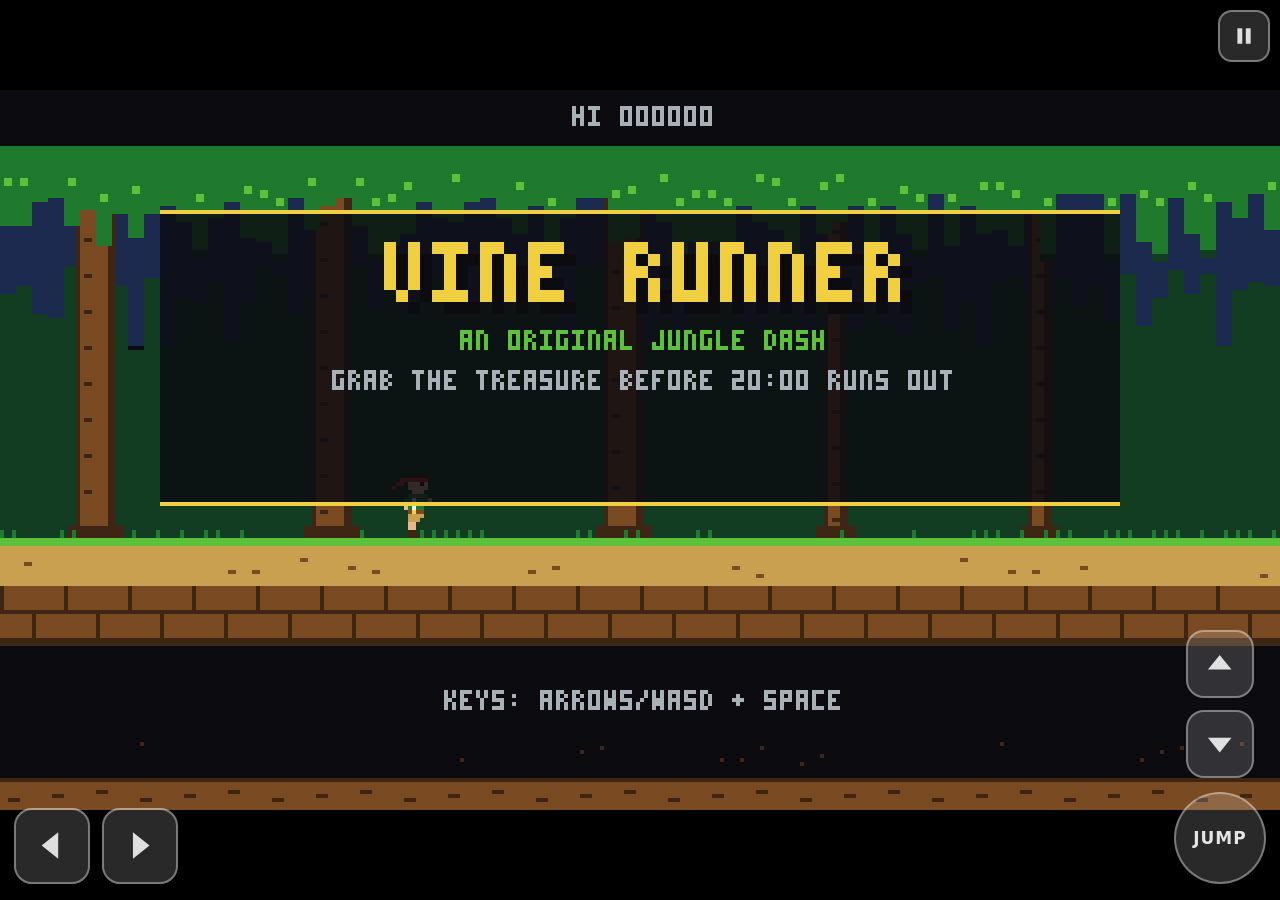
<file: jungle/index.html>
<!DOCTYPE html>
<html lang="en">
<head>
<meta charset="utf-8">
<meta name="viewport" content="width=device-width, initial-scale=1, maximum-scale=1, user-scalable=no, viewport-fit=cover">
<meta name="robots" content="noindex, nofollow">
<meta name="apple-mobile-web-app-capable" content="yes">
<meta name="mobile-web-app-capable" content="yes">
<meta name="apple-mobile-web-app-status-bar-style" content="black-translucent">
<meta name="apple-mobile-web-app-title" content="Vine Runner">
<meta name="theme-color" content="#0b0b10">
<meta name="format-detection" content="telephone=no">
<link rel="manifest" href="manifest.webmanifest">
<link rel="apple-touch-icon" href="icon-180.png">
<link rel="icon" type="image/png" href="icon-180.png">
<title>Vine Runner</title>
<style>
  html, body {
    margin: 0; padding: 0; width: 100%; height: 100%;
    background: #000; color: #fff; overflow: hidden;
    overscroll-behavior: none; touch-action: none;
    user-select: none; -webkit-user-select: none;
    -webkit-touch-callout: none; -webkit-tap-highlight-color: transparent;
    -webkit-text-size-adjust: 100%;
  }
  body { position: fixed; inset: 0; }
  #stage {
    position: fixed; inset: 0; box-sizing: border-box;
    padding: env(safe-area-inset-top) env(safe-area-inset-right) env(safe-area-inset-bottom) env(safe-area-inset-left);
    display: flex; align-items: center; justify-content: center;
  }
  #fit { width: 100%; height: 100%; display: flex; align-items: center; justify-content: center; }
  canvas { display: block; image-rendering: pixelated; image-rendering: crisp-edges; background: #0b0b10; }
  #ui { position: fixed; inset: 0; z-index: 2; touch-action: none; }
  .btn {
    position: absolute; box-sizing: border-box; width: 76px; height: 76px;
    border-radius: 18px; background: rgba(255,255,255,0.16);
    border: 2px solid rgba(255,255,255,0.38); pointer-events: none;
    display: flex; align-items: center; justify-content: center;
    transition: background 60ms linear;
  }
  .btn svg { width: 46%; height: 46%; fill: rgba(255,255,255,0.85); }
  .btn.on { background: rgba(255,214,64,0.45); border-color: rgba(255,240,160,0.8); }
  #bL { left: calc(env(safe-area-inset-left) + 14px); bottom: calc(env(safe-area-inset-bottom) + 16px); }
  #bR { left: calc(env(safe-area-inset-left) + 102px); bottom: calc(env(safe-area-inset-bottom) + 16px); }
  #bJ { right: calc(env(safe-area-inset-right) + 14px); bottom: calc(env(safe-area-inset-bottom) + 16px); width: 92px; height: 92px; border-radius: 50%; }
  #bJ span { font: 800 17px/1 -apple-system, system-ui, sans-serif; color: rgba(255,255,255,0.88); letter-spacing: 1px; }
  #bU { right: calc(env(safe-area-inset-right) + 26px); bottom: calc(env(safe-area-inset-bottom) + 202px); width: 68px; height: 68px; }
  #bD { right: calc(env(safe-area-inset-right) + 26px); bottom: calc(env(safe-area-inset-bottom) + 122px); width: 68px; height: 68px; }
  #bP { right: calc(env(safe-area-inset-right) + 10px); top: calc(env(safe-area-inset-top) + 10px); width: 52px; height: 52px; border-radius: 14px; }
  #rotate {
    position: fixed; inset: 0; z-index: 10; display: none; background: #0b0b10;
    flex-direction: column; align-items: center; justify-content: center; gap: 18px;
    font: 700 22px/1.3 -apple-system, system-ui, sans-serif; color: #f0d040; text-align: center;
    padding: env(safe-area-inset-top) env(safe-area-inset-right) env(safe-area-inset-bottom) env(safe-area-inset-left);
  }
  #rotate small { display: block; color: #9ad07a; font-weight: 500; font-size: 15px; }
  #rotate svg { width: 96px; height: 96px; animation: tilt 1.8s ease-in-out infinite; }
  @keyframes tilt { 0%,30% { transform: rotate(0deg); } 60%,100% { transform: rotate(-90deg); } }
</style>
</head>
<body>
<div id="stage"><div id="fit"><canvas id="screen" width="320" height="180"></canvas></div></div>
<div id="ui">
  <div class="btn" id="bL"><svg viewBox="0 0 10 10"><polygon points="7,1 2,5 7,9"/></svg></div>
  <div class="btn" id="bR"><svg viewBox="0 0 10 10"><polygon points="3,1 8,5 3,9"/></svg></div>
  <div class="btn" id="bU"><svg viewBox="0 0 10 10"><polygon points="1,7 5,2 9,7"/></svg></div>
  <div class="btn" id="bD"><svg viewBox="0 0 10 10"><polygon points="1,3 5,8 9,3"/></svg></div>
  <div class="btn" id="bJ"><span>JUMP</span></div>
  <div class="btn" id="bP"><svg viewBox="0 0 10 10"><rect x="2" y="1.5" width="2.2" height="7"/><rect x="5.8" y="1.5" width="2.2" height="7"/></svg></div>
</div>
<div id="rotate">
  <svg viewBox="0 0 24 24"><rect x="7" y="2" width="10" height="20" rx="2" fill="none" stroke="#f0d040" stroke-width="1.6"/><circle cx="12" cy="18.5" r="1" fill="#f0d040"/></svg>
  <div>Rotate your phone<small>Vine Runner plays in landscape</small></div>
</div>
<script src="game.js"></script>
</body>
</html>
</file>
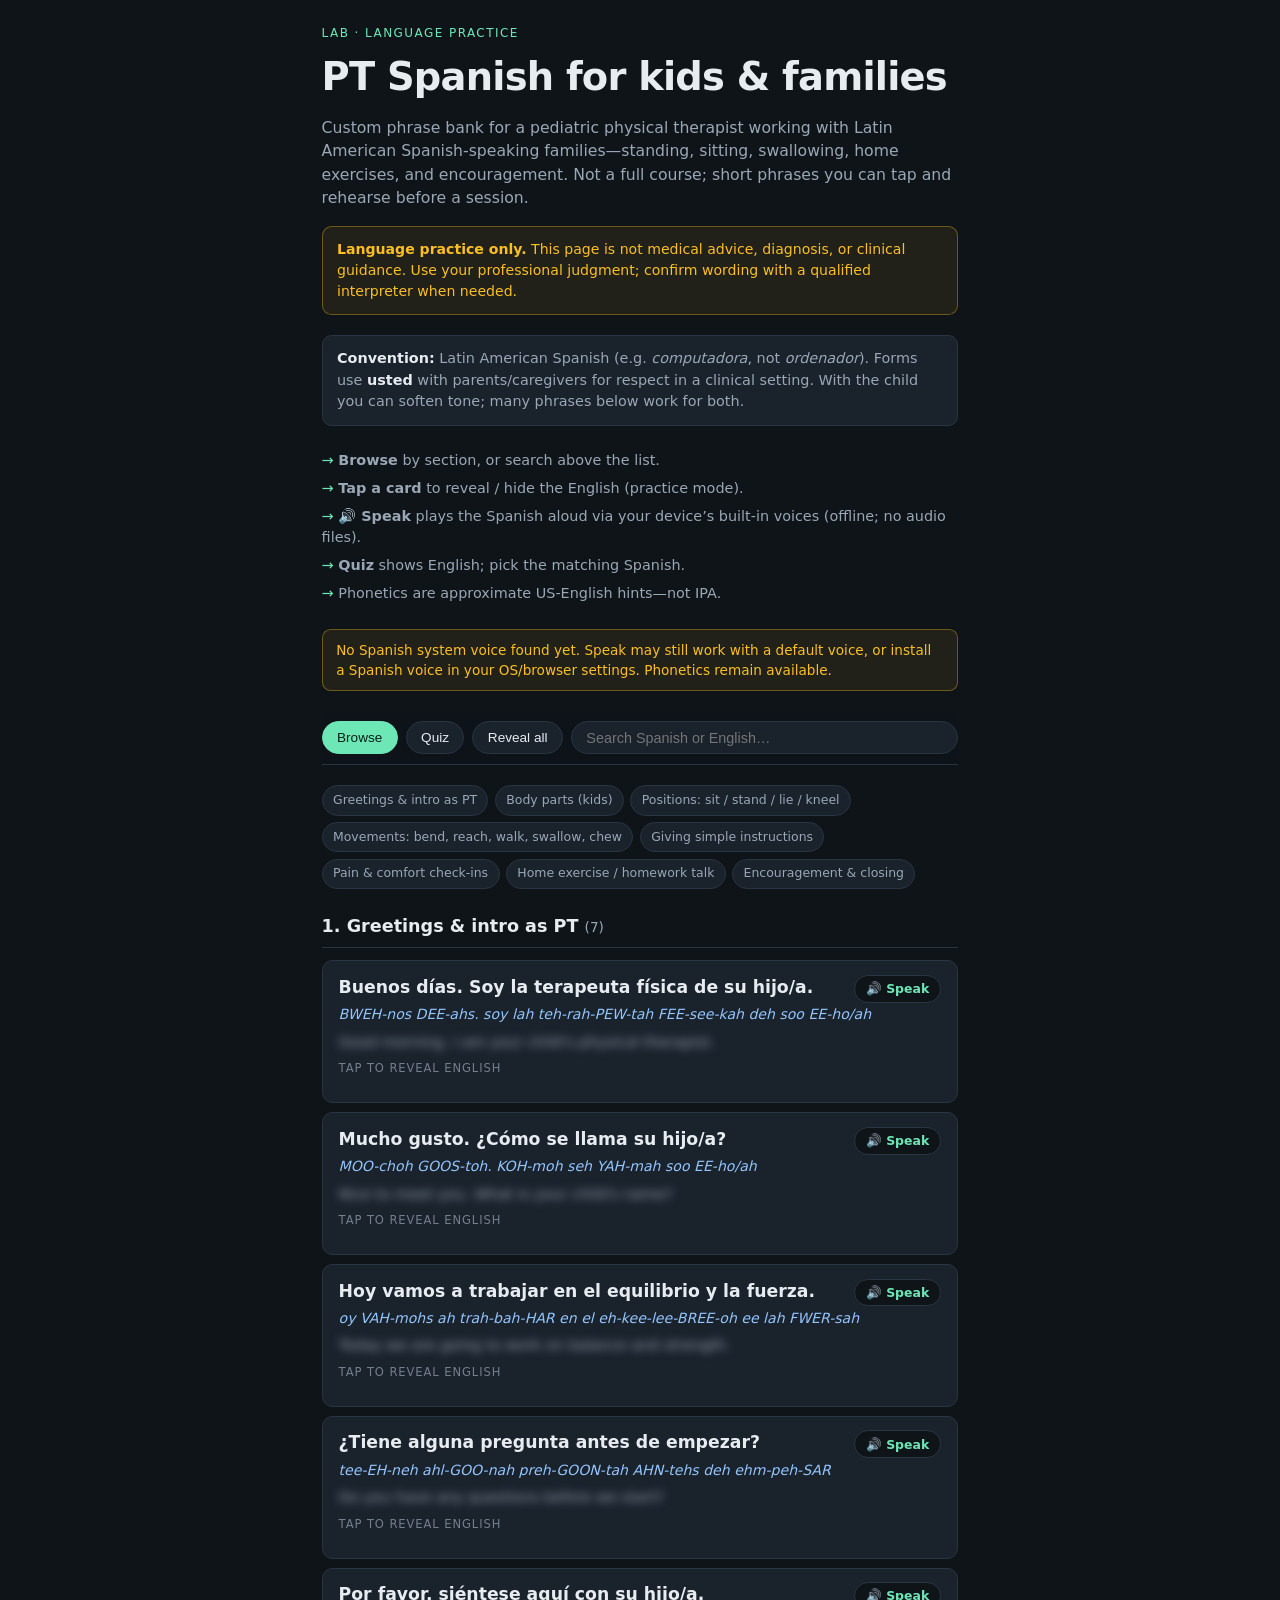
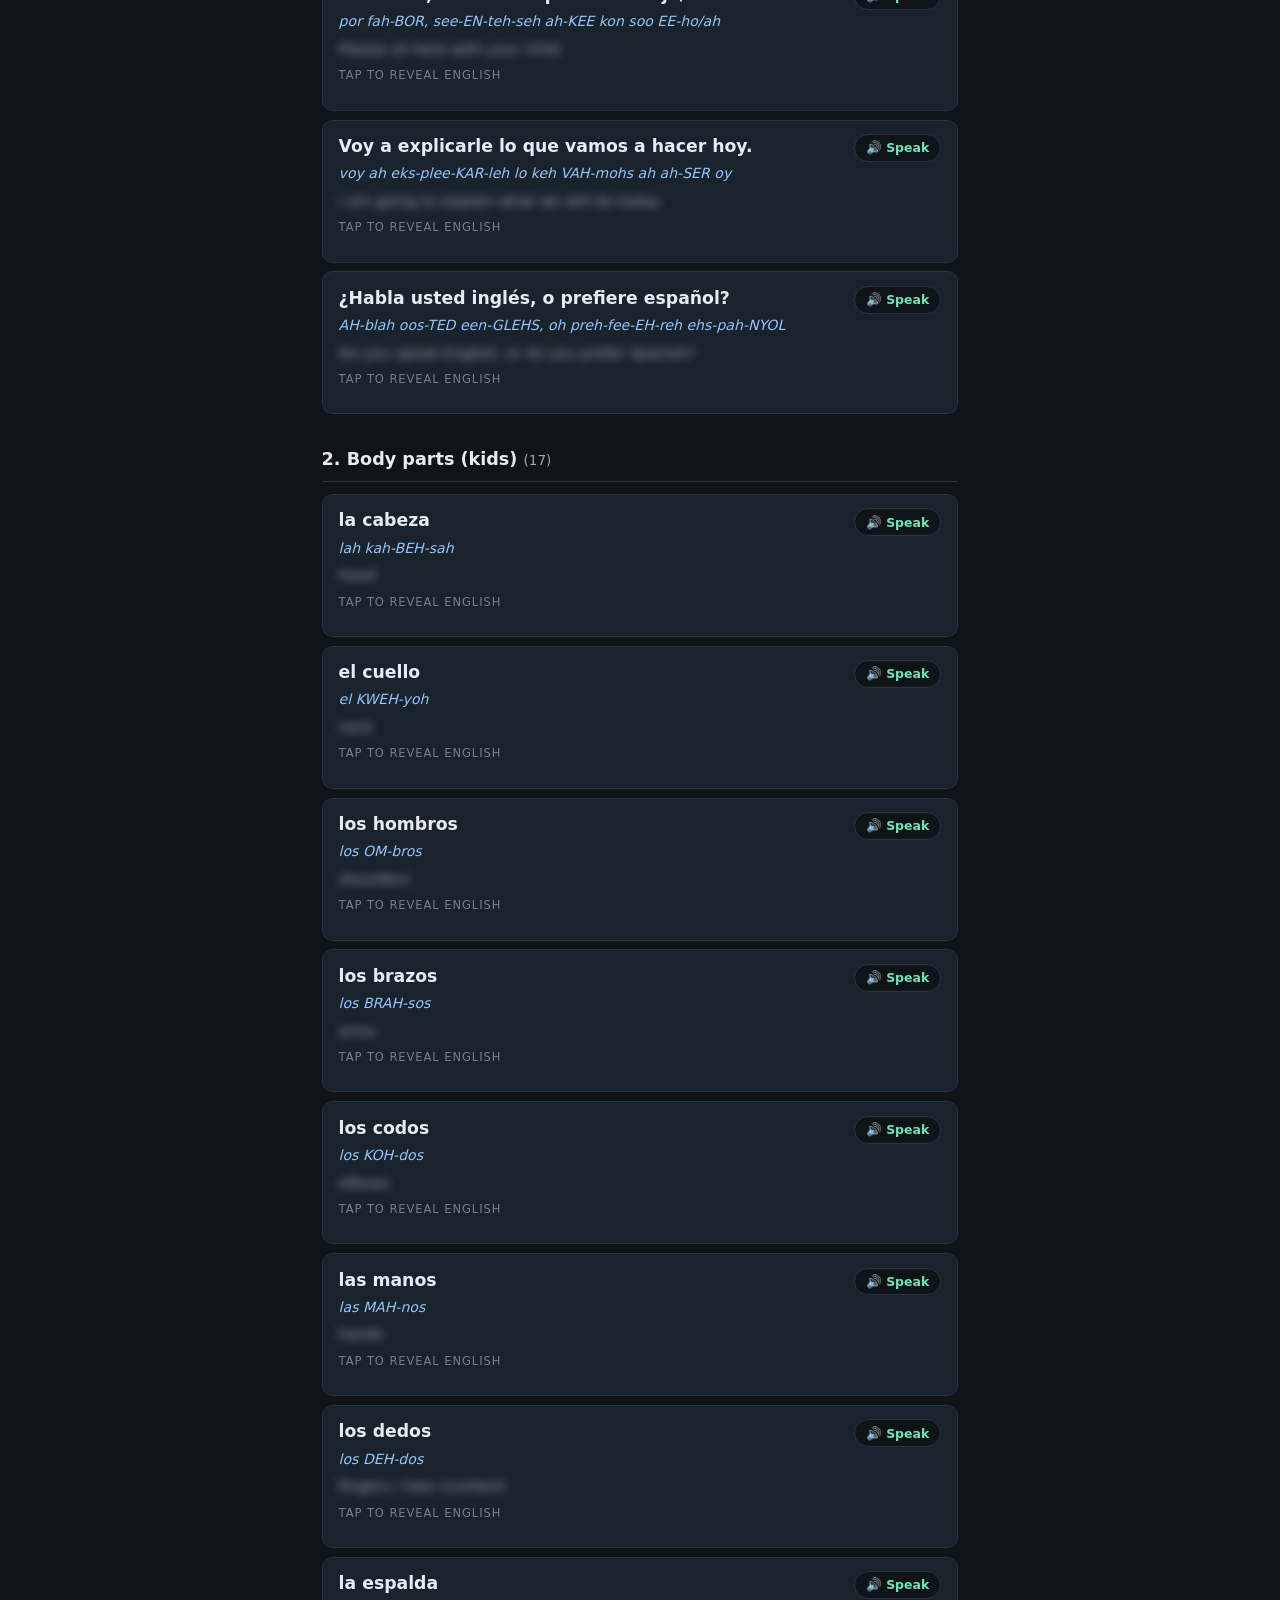
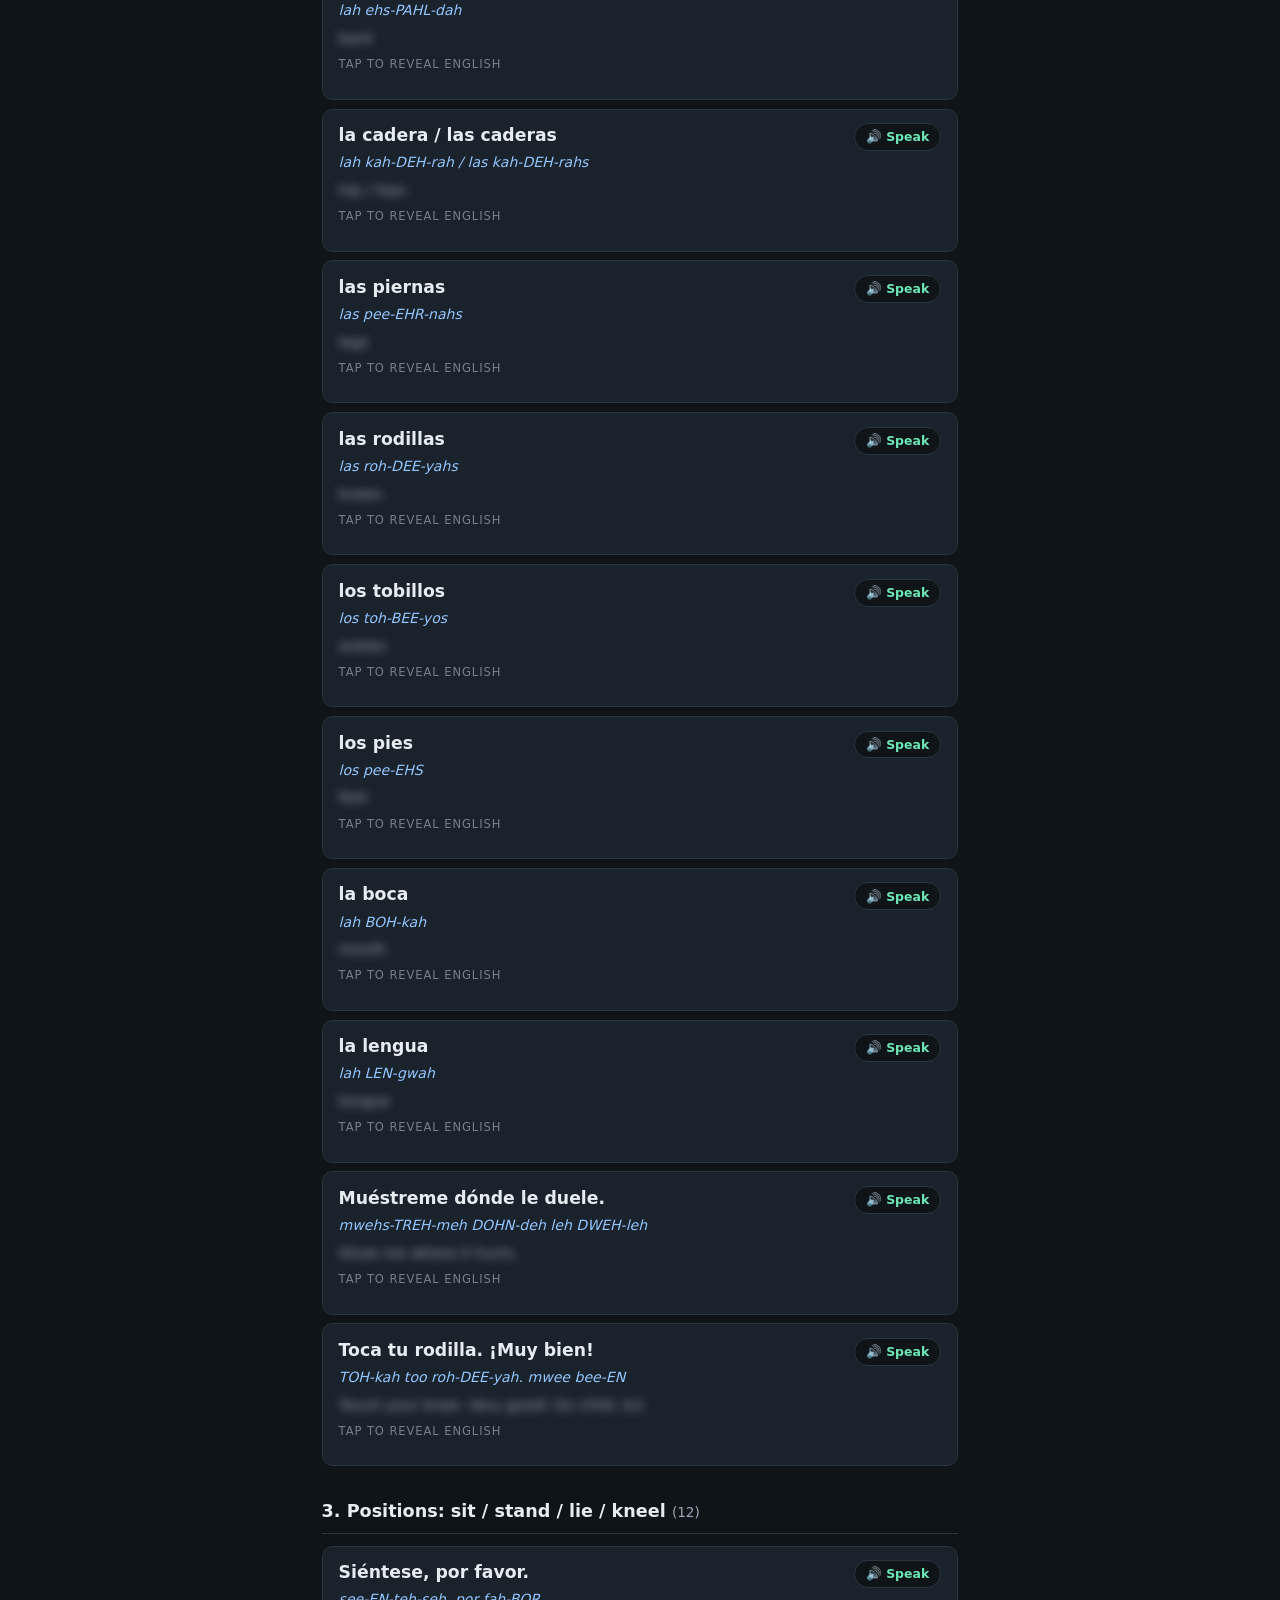
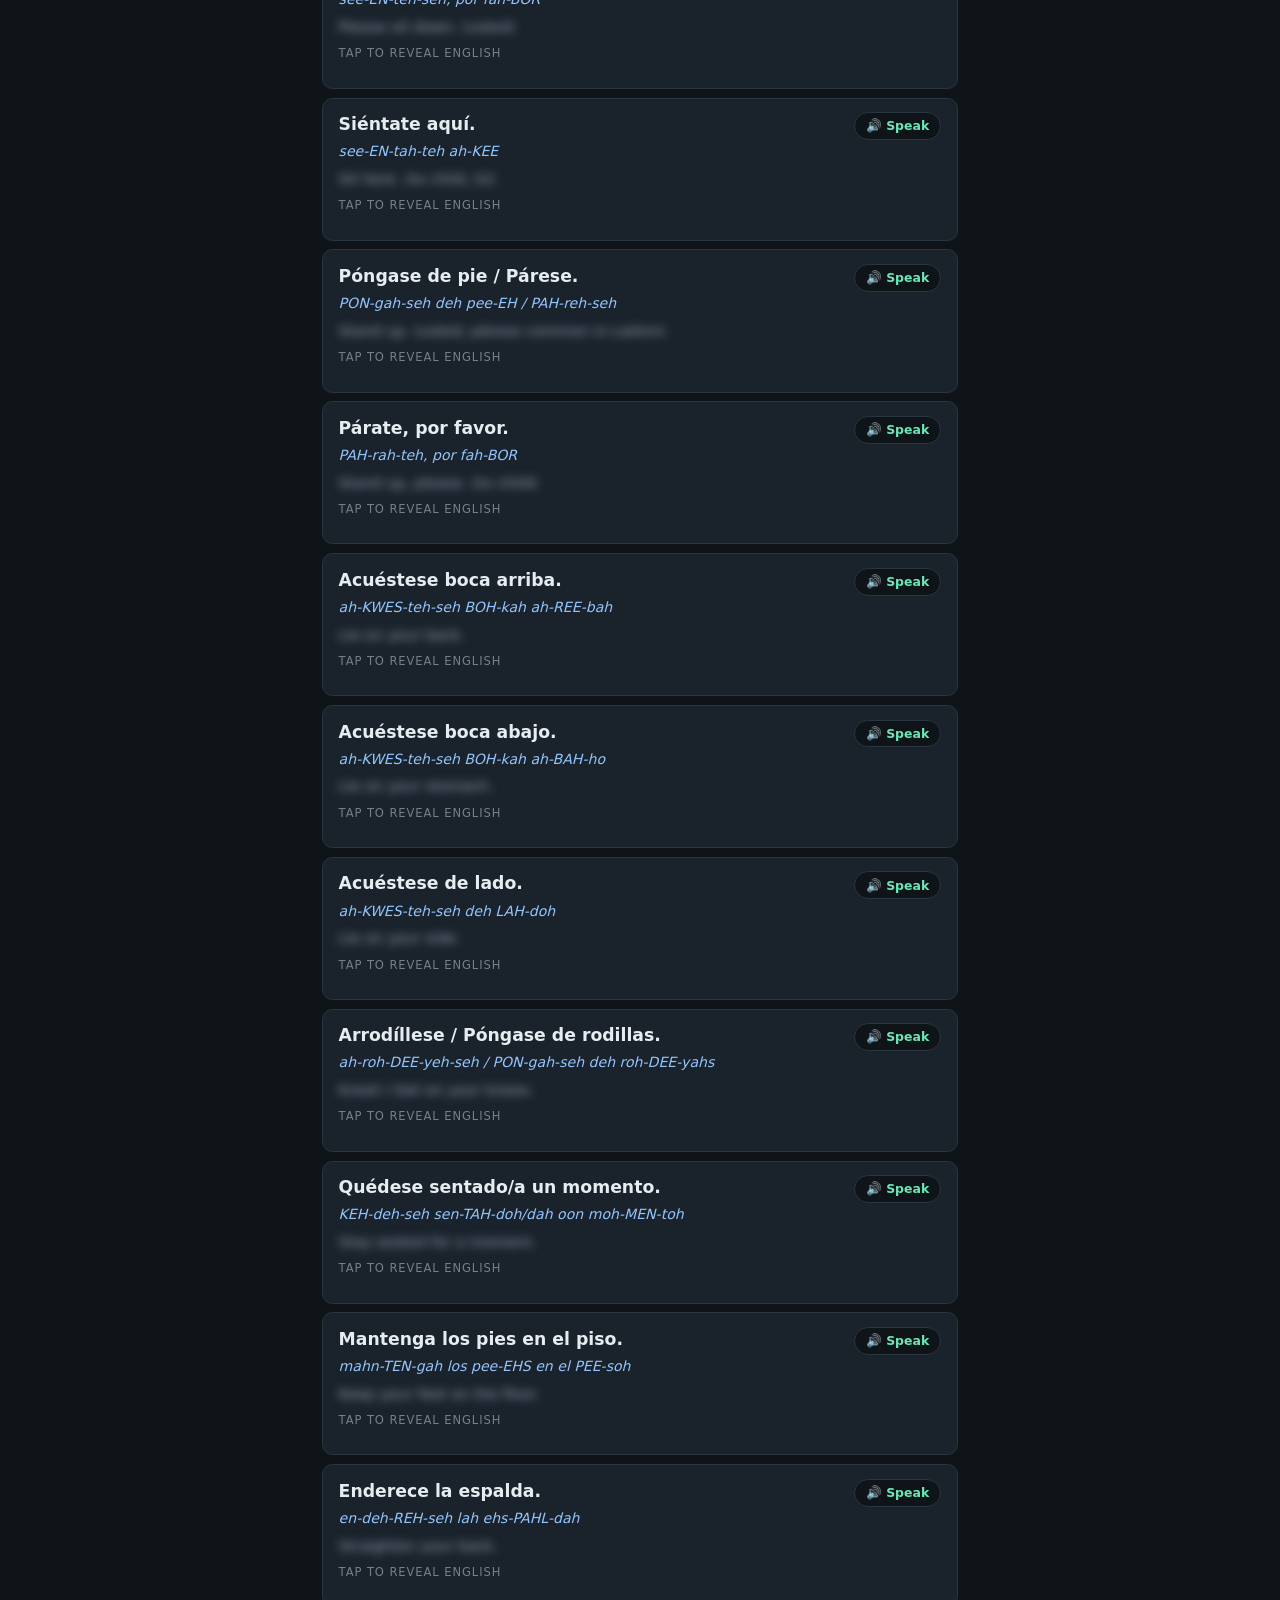
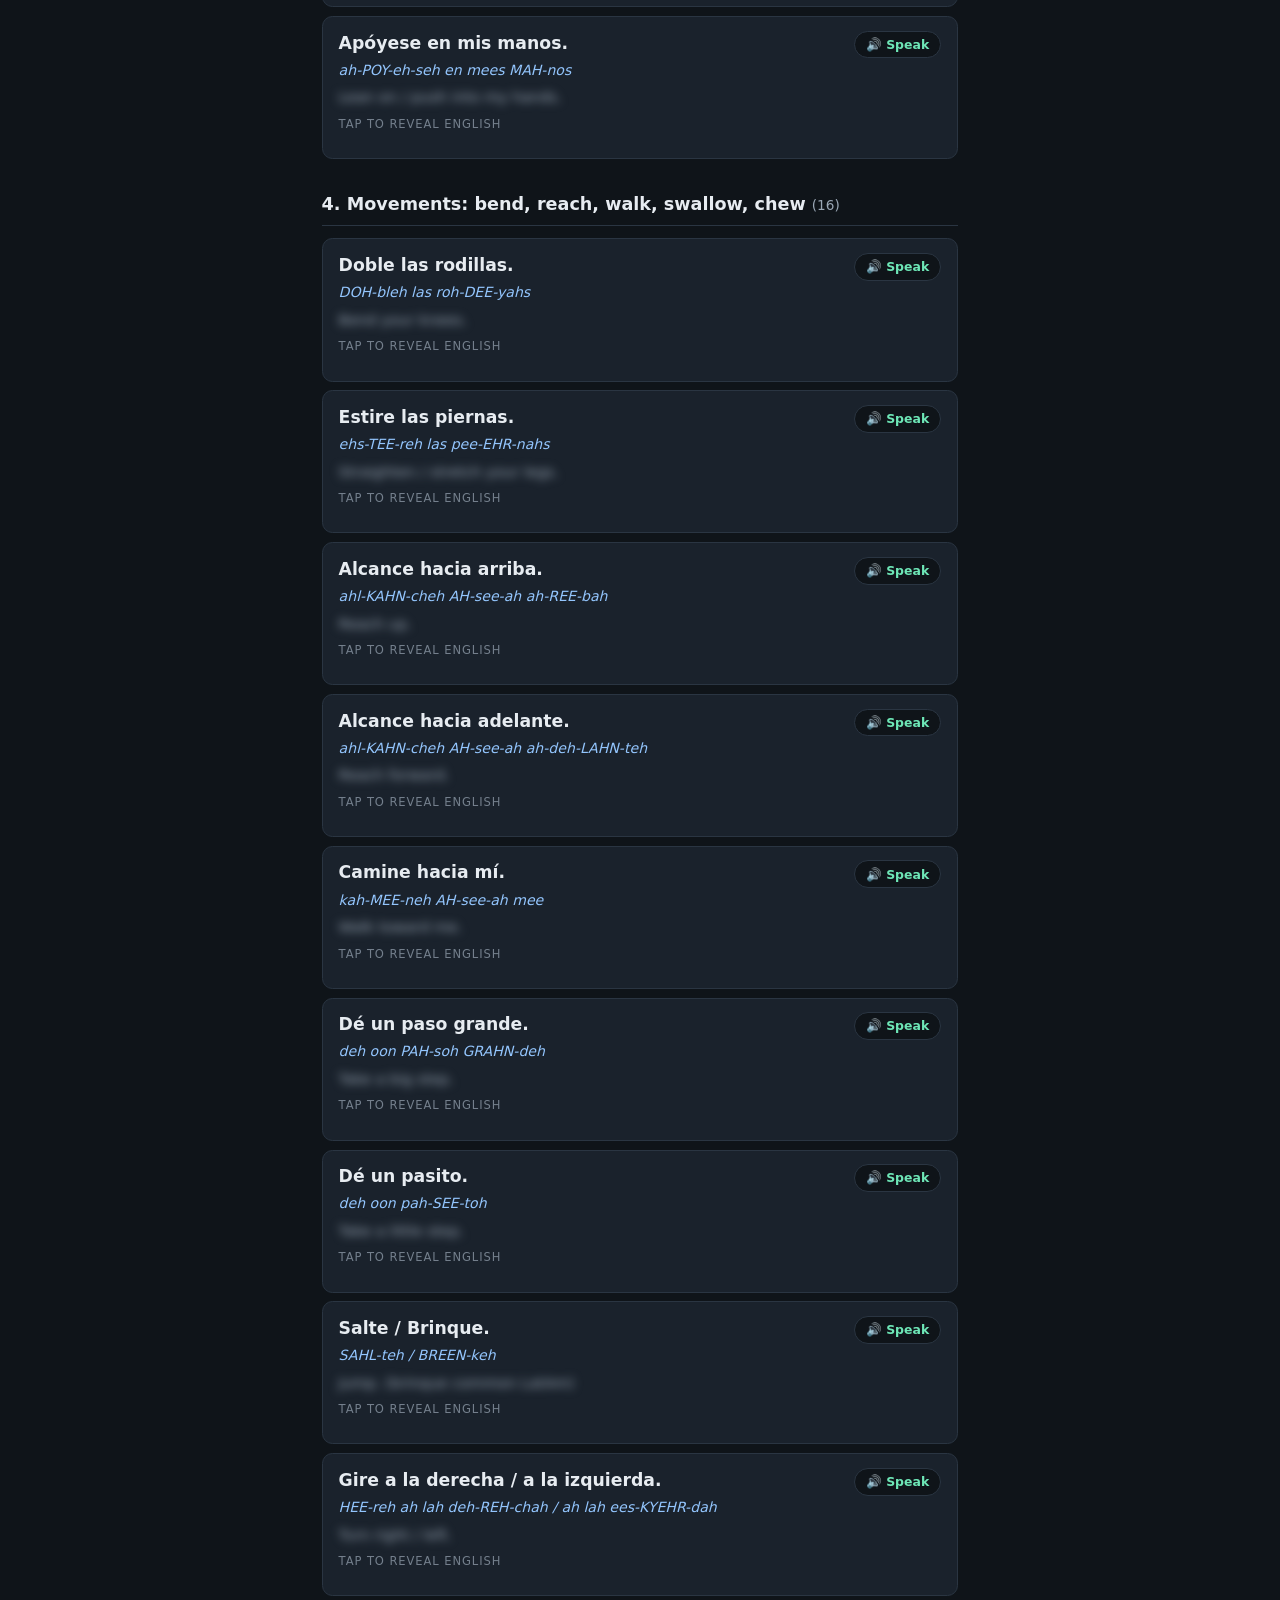
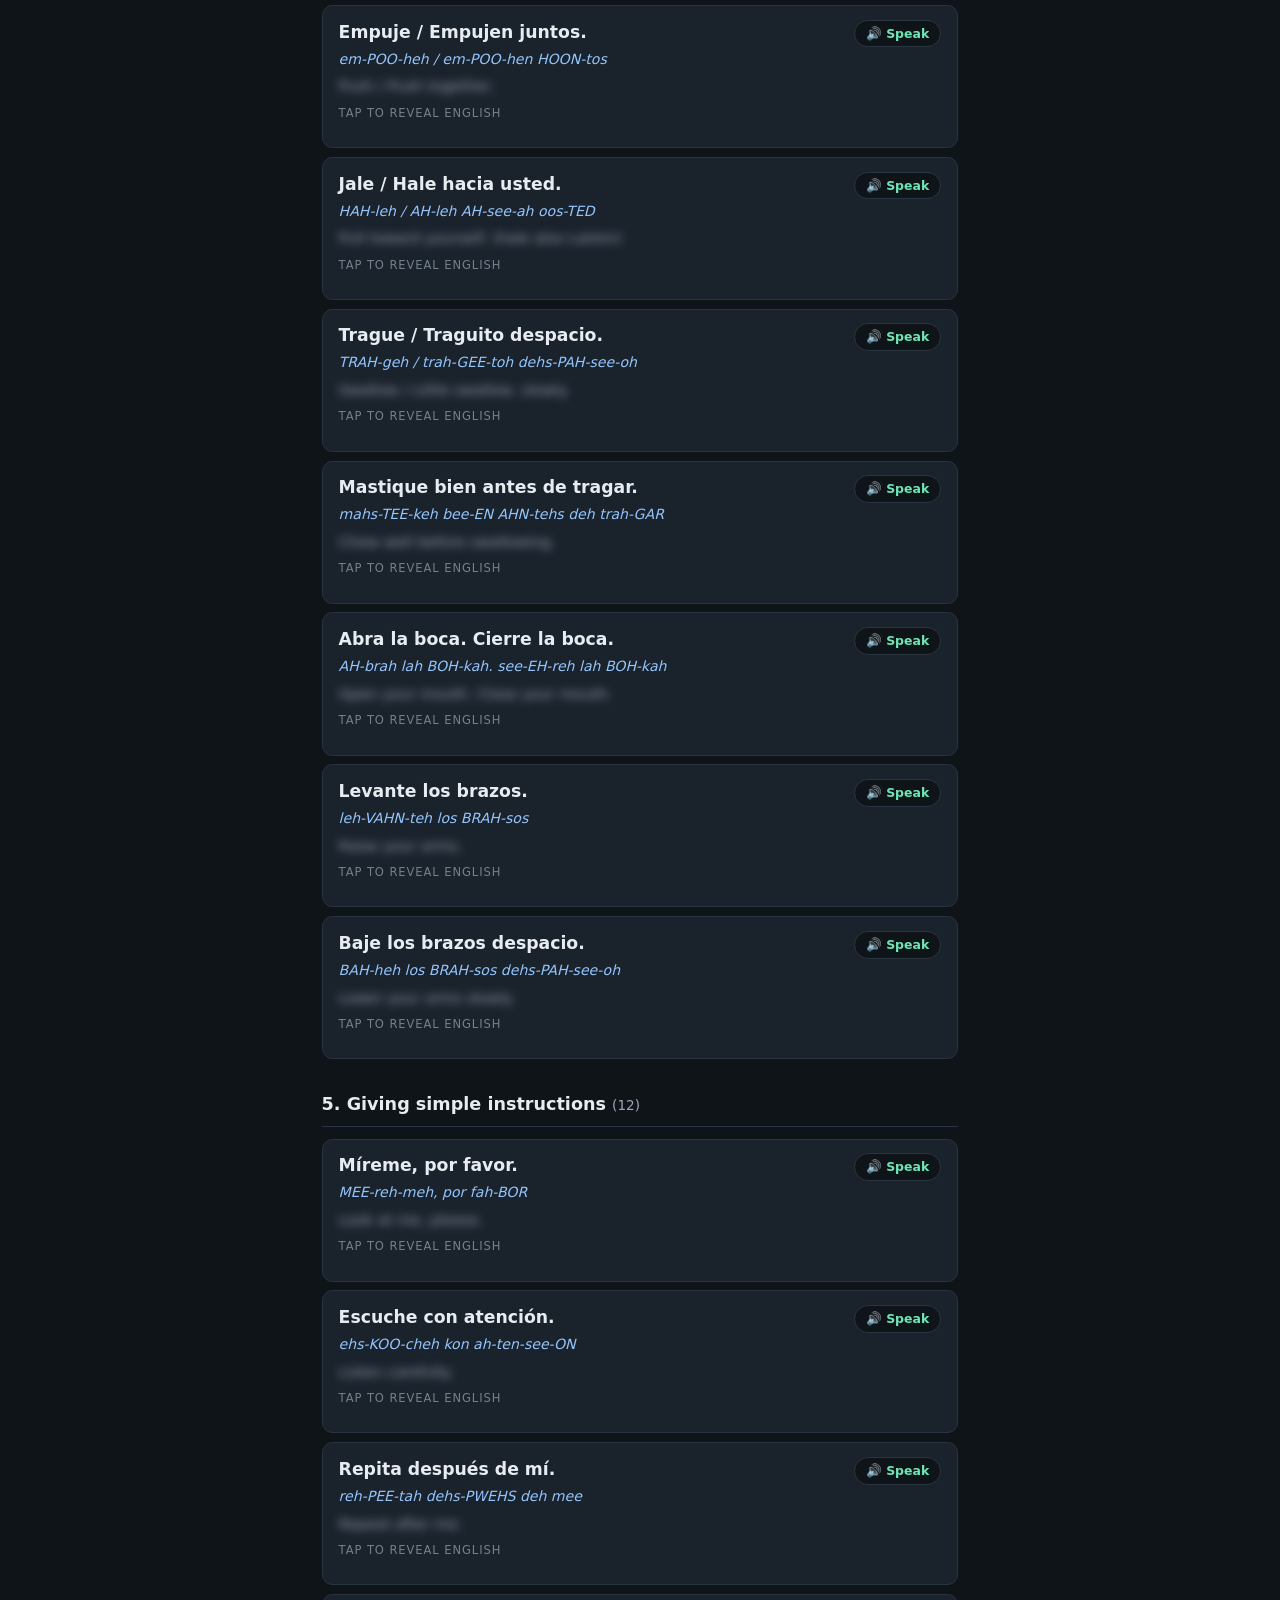
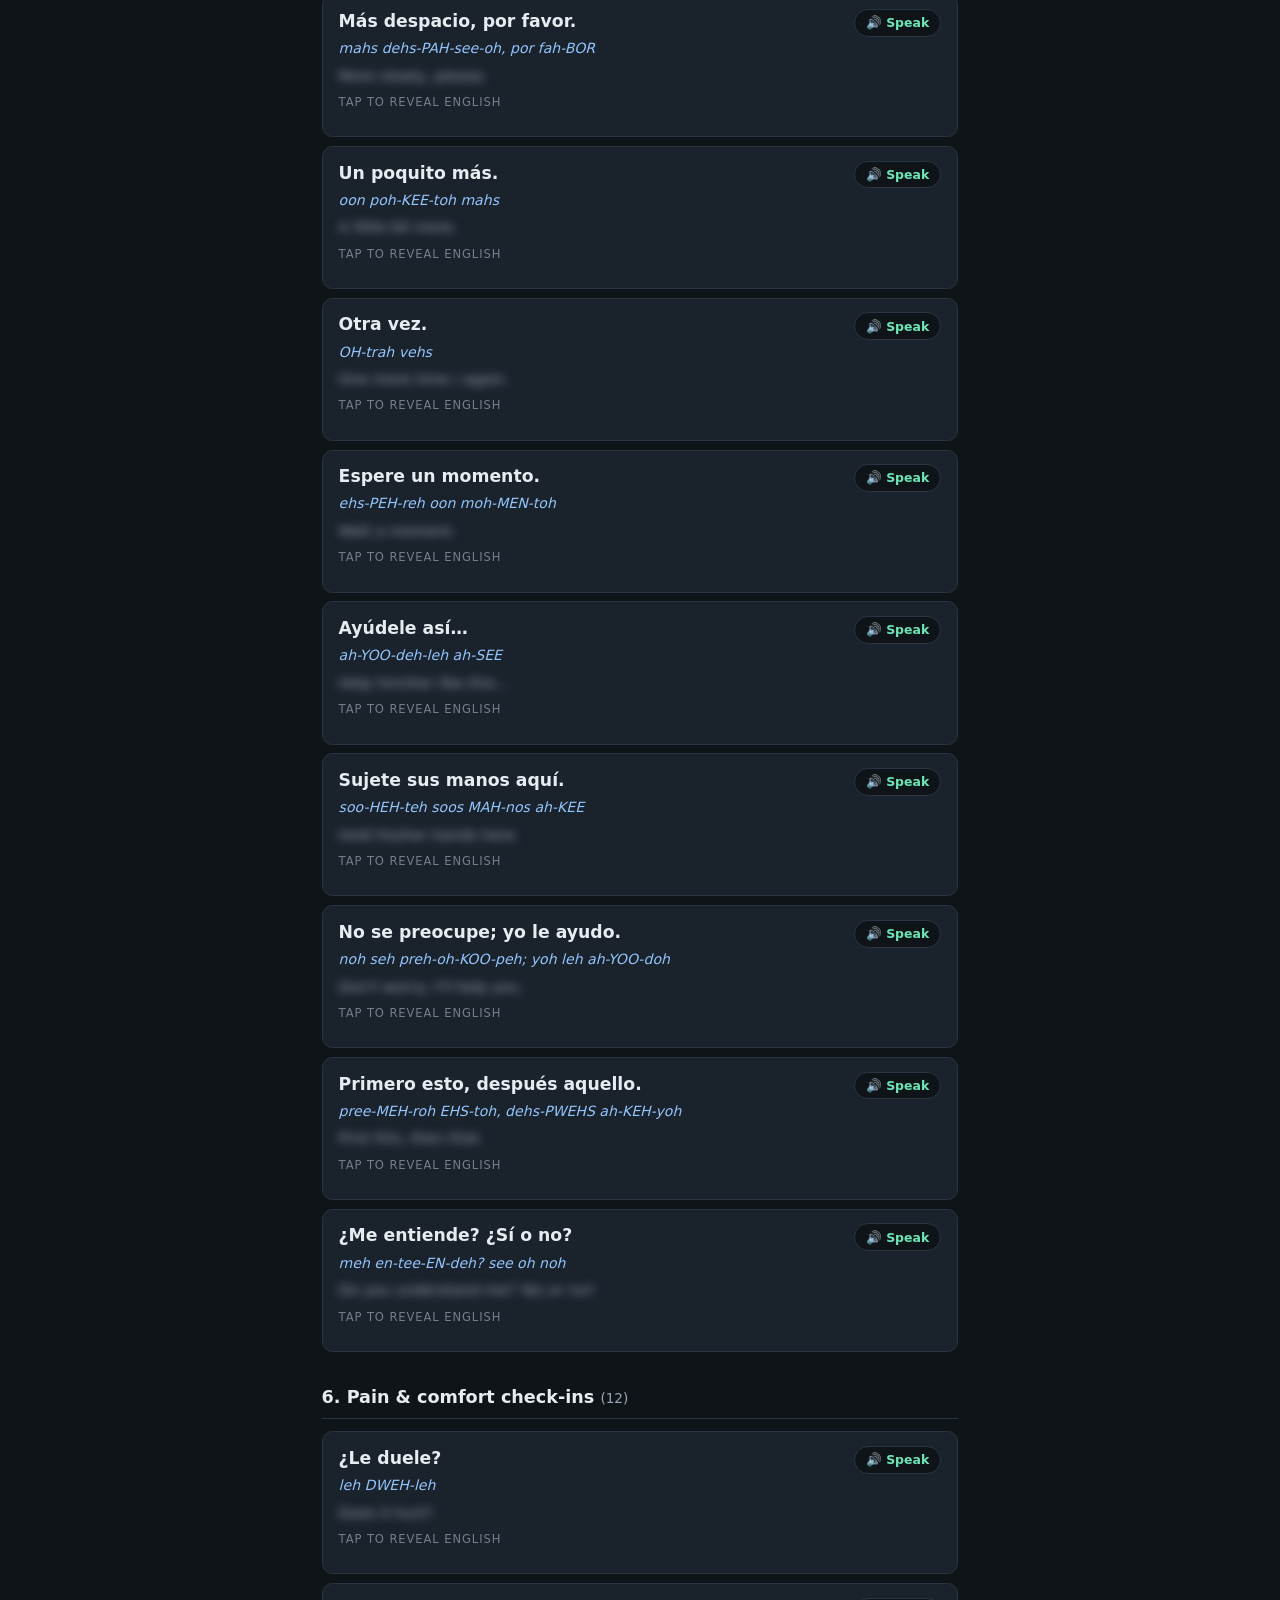
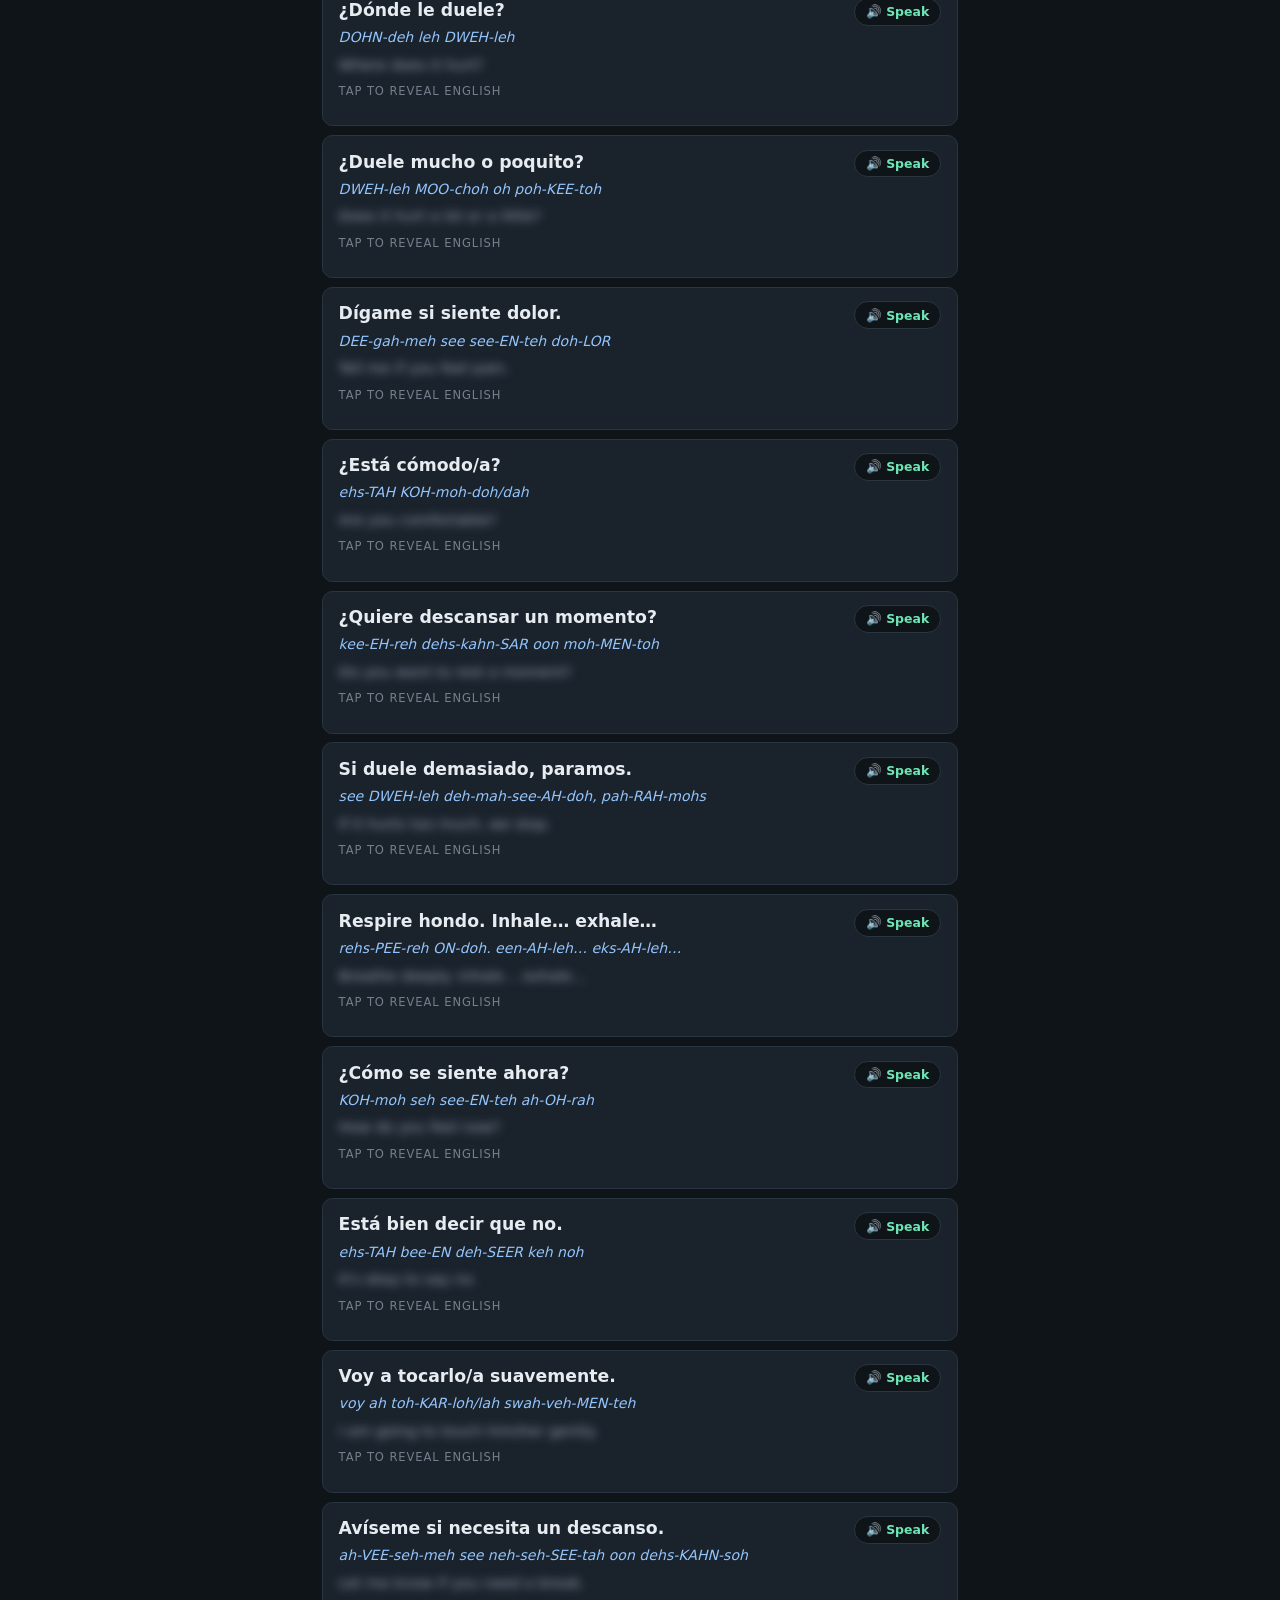
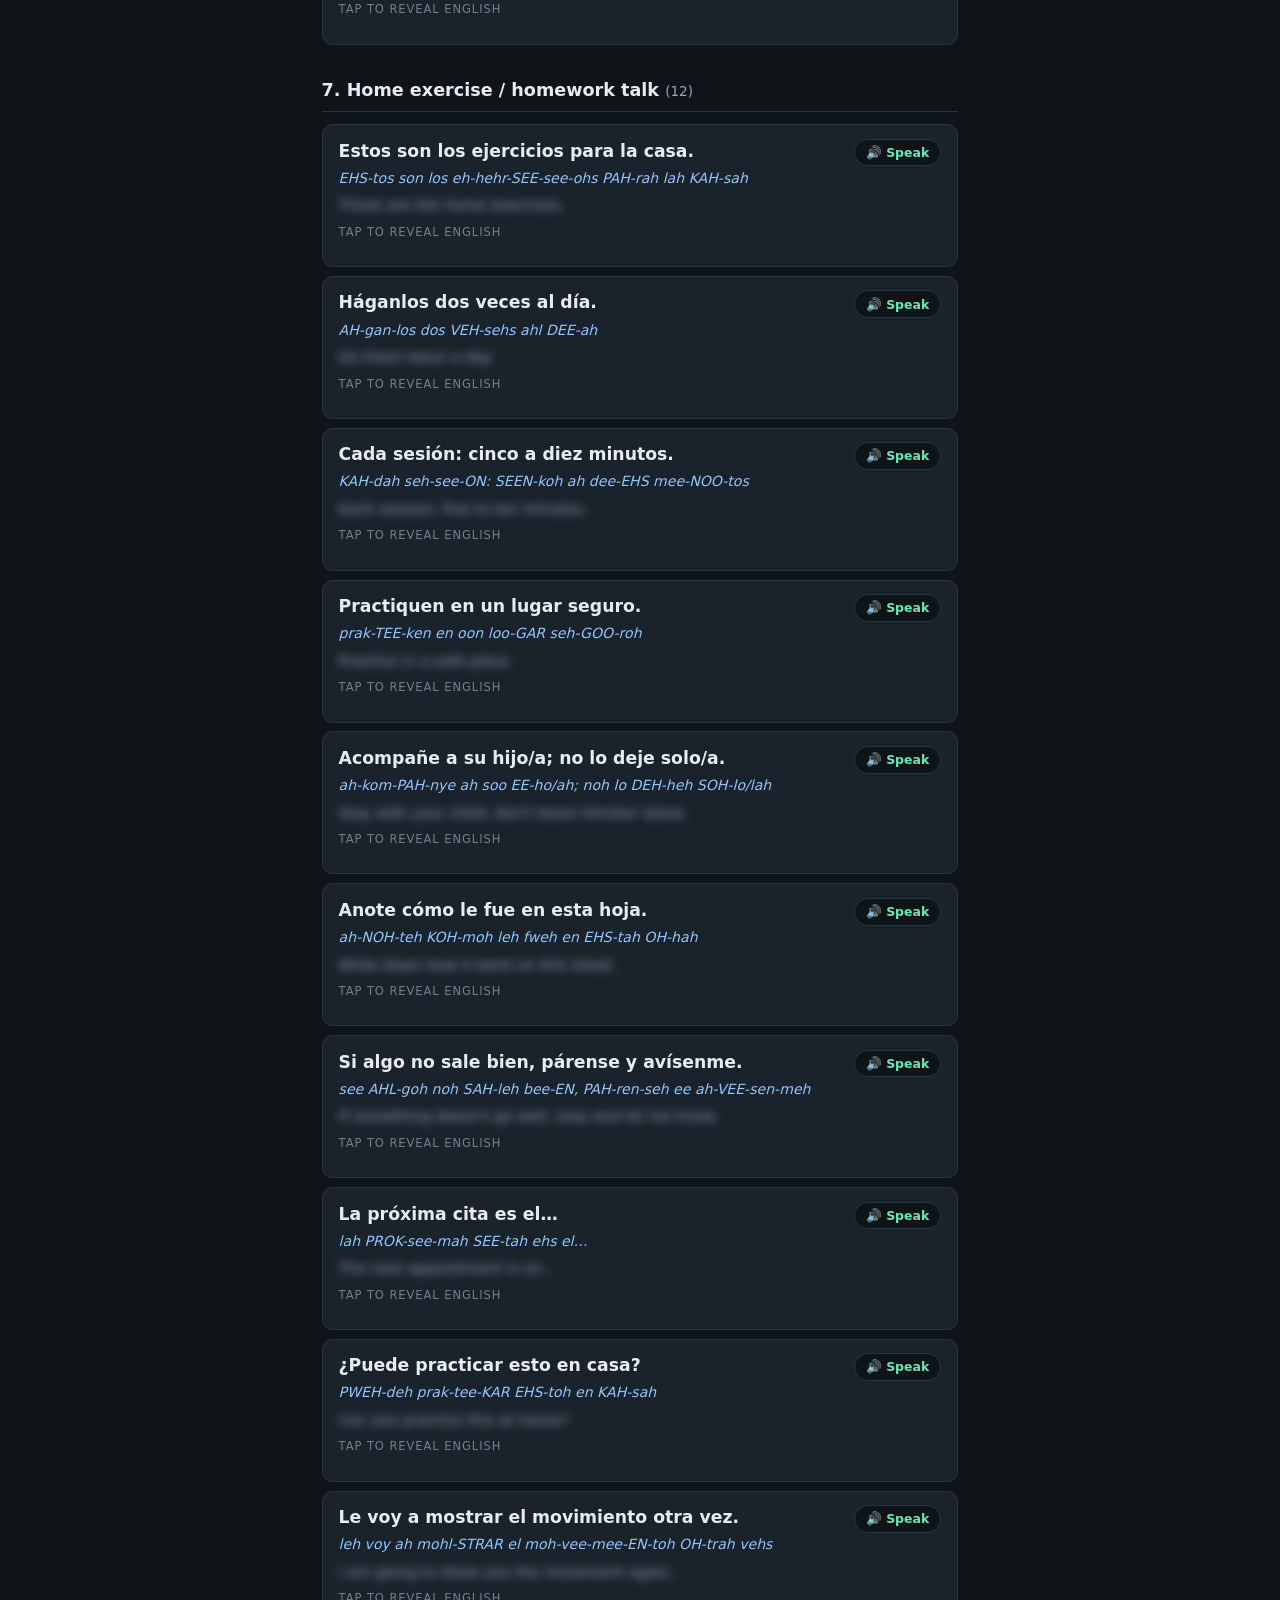
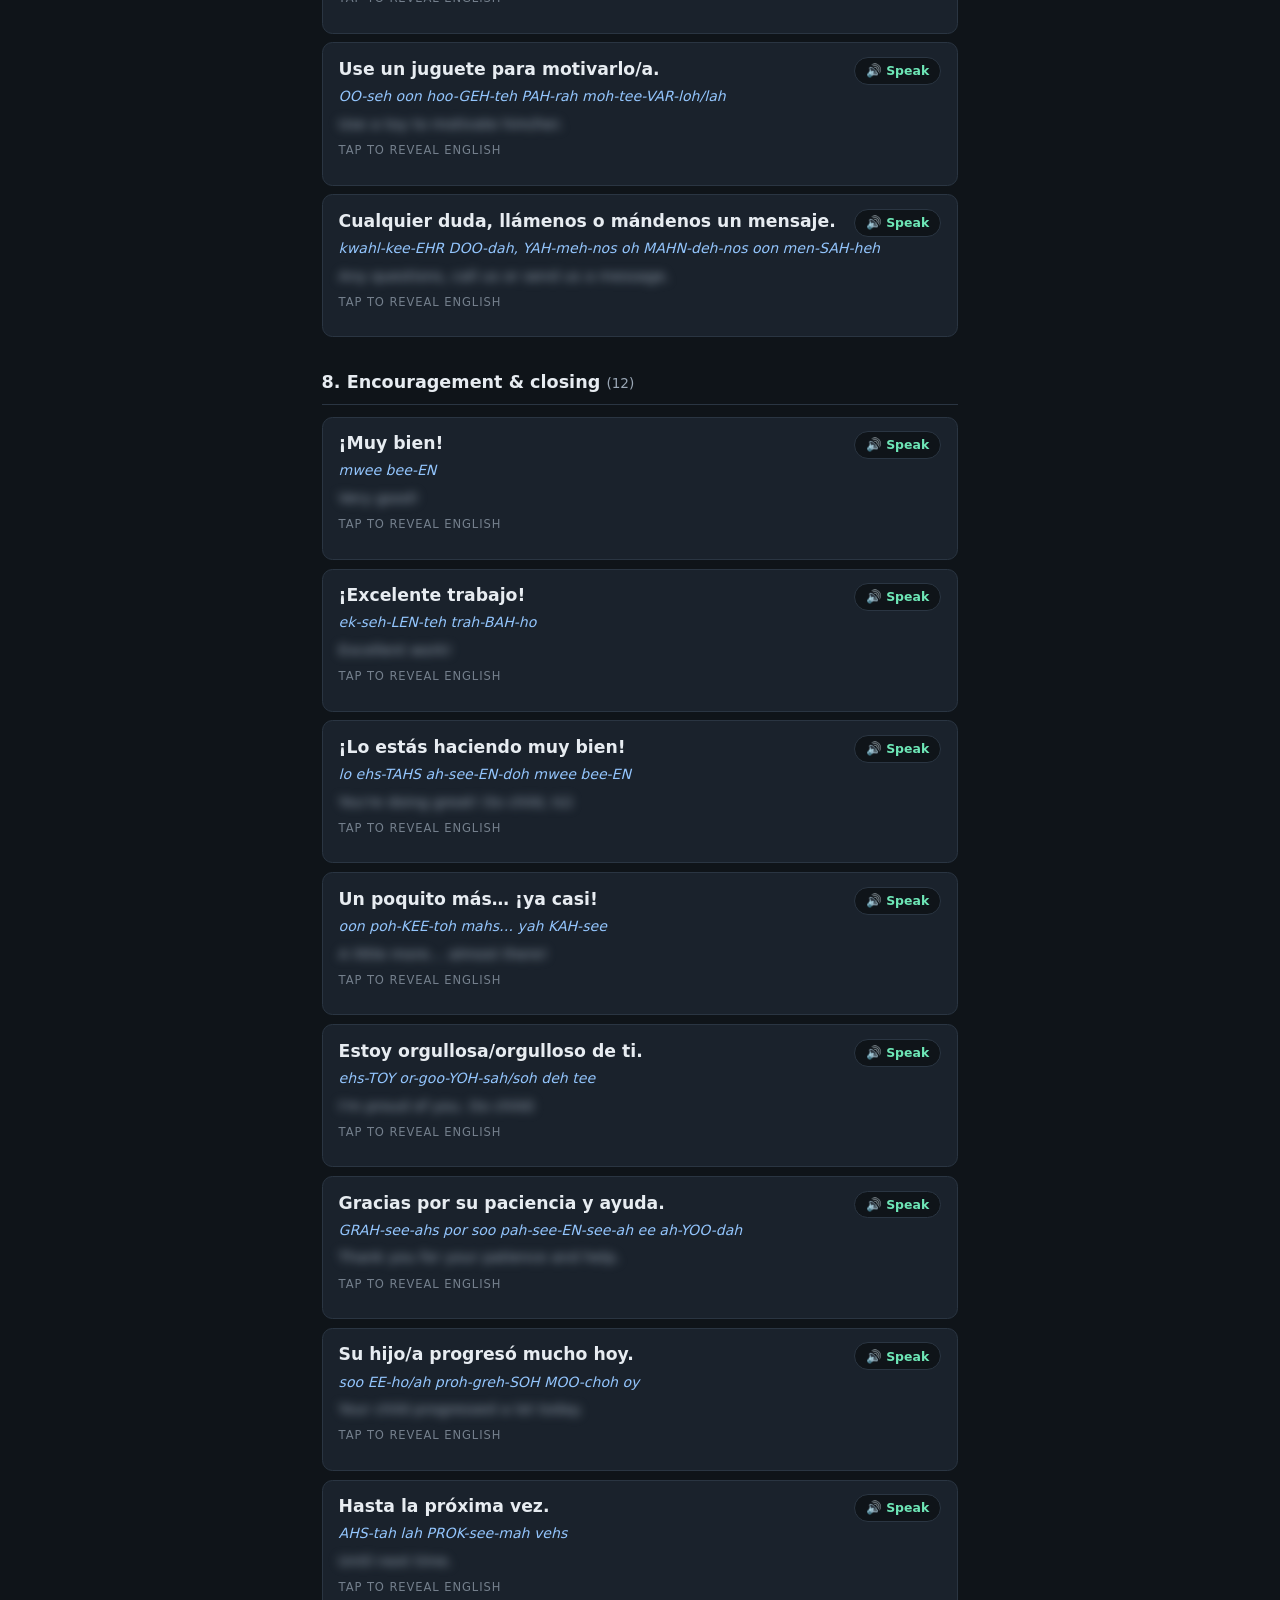
<file: pt-spanish/index.html>
<!DOCTYPE html>
<html lang="en">
<head>
  <meta charset="utf-8">
  <meta name="viewport" content="width=device-width, initial-scale=1">
  <meta name="robots" content="noindex, nofollow">
  <meta name="description" content="Spanish phrase practice for pediatric physical therapists working with Latin American families. Language practice only—not medical advice.">
  <title>PT Spanish · Pediatric phrases</title>
  <style>
    :root {
      --bg: #0f1419;
      --panel: #1a222c;
      --panel-hover: #212b36;
      --text: #e7ecf1;
      --muted: #9aa7b5;
      --accent: #6ee7b7;
      --accent-dim: #3d9a74;
      --line: #2a3542;
      --warn: #fbbf24;
      --reveal: #93c5fd;
      --ok: #6ee7b7;
      --bad: #f87171;
      font-family: "Segoe UI", system-ui, -apple-system, sans-serif;
    }
    * { box-sizing: border-box; }
    body {
      margin: 0;
      min-height: 100vh;
      background: radial-gradient(1200px 600px at 10% -10%, #1c2a24 0%, var(--bg) 55%);
      color: var(--text);
      line-height: 1.5;
    }
    .wrap {
      max-width: 42rem;
      margin: 0 auto;
      padding: 1.5rem 1.1rem 4rem;
    }
    .eyebrow {
      text-transform: uppercase;
      letter-spacing: 0.12em;
      font-size: 0.75rem;
      color: var(--accent);
      margin: 0 0 0.4rem;
    }
    h1 {
      font-size: clamp(1.7rem, 5vw, 2.4rem);
      margin: 0 0 0.6rem;
      letter-spacing: -0.02em;
    }
    .lede { color: var(--muted); margin: 0 0 1rem; font-size: 0.98rem; }
    .disclaimer {
      background: rgba(251, 191, 36, 0.08);
      border: 1px solid rgba(251, 191, 36, 0.35);
      border-radius: 0.6rem;
      padding: 0.75rem 0.9rem;
      color: var(--warn);
      font-size: 0.88rem;
      margin: 0 0 1.25rem;
    }
    .convention {
      background: var(--panel);
      border: 1px solid var(--line);
      border-radius: 0.6rem;
      padding: 0.75rem 0.9rem;
      font-size: 0.9rem;
      color: var(--muted);
      margin: 0 0 1.5rem;
    }
    .convention strong { color: var(--text); }
    .howto {
      margin: 0 0 1.5rem;
      padding: 0;
      list-style: none;
      display: grid;
      gap: 0.4rem;
      font-size: 0.9rem;
      color: var(--muted);
    }
    .howto li::before {
      content: "→ ";
      color: var(--accent);
    }
    .toolbar {
      display: flex;
      flex-wrap: wrap;
      gap: 0.5rem;
      margin-bottom: 1.25rem;
      position: sticky;
      top: 0;
      z-index: 10;
      background: rgba(15, 20, 25, 0.92);
      backdrop-filter: blur(8px);
      padding: 0.65rem 0;
      border-bottom: 1px solid var(--line);
    }
    .toolbar button, .mode-btn {
      background: var(--panel);
      border: 1px solid var(--line);
      color: var(--text);
      border-radius: 999px;
      padding: 0.45rem 0.9rem;
      font-size: 0.85rem;
      cursor: pointer;
      font-weight: 500;
    }
    .toolbar button:hover, .mode-btn:hover { border-color: var(--accent-dim); }
    .toolbar button.active, .mode-btn.active {
      background: var(--accent);
      color: #062016;
      border-color: var(--accent);
    }
    .search {
      flex: 1 1 10rem;
      min-width: 8rem;
      background: var(--panel);
      border: 1px solid var(--line);
      border-radius: 999px;
      color: var(--text);
      padding: 0.45rem 0.9rem;
      font-size: 0.9rem;
    }
    .search:focus { outline: 2px solid var(--accent-dim); outline-offset: 1px; }
    .nav-sections {
      display: flex;
      flex-wrap: wrap;
      gap: 0.4rem;
      margin-bottom: 1.5rem;
    }
    .nav-sections a {
      font-size: 0.78rem;
      color: var(--muted);
      text-decoration: none;
      border: 1px solid var(--line);
      border-radius: 999px;
      padding: 0.3rem 0.65rem;
      background: var(--panel);
    }
    .nav-sections a:hover { color: var(--accent); border-color: var(--accent-dim); }
    section.lesson {
      margin-bottom: 2rem;
      scroll-margin-top: 4rem;
    }
    section.lesson h2 {
      font-size: 1.1rem;
      margin: 0 0 0.75rem;
      border-bottom: 1px solid var(--line);
      padding-bottom: 0.5rem;
    }
    .count {
      color: var(--muted);
      font-weight: 400;
      font-size: 0.85rem;
    }
    .phrases { display: grid; gap: 0.55rem; }
    .card {
      background: var(--panel);
      border: 1px solid var(--line);
      border-radius: 0.65rem;
      padding: 0.85rem 1rem;
      cursor: pointer;
      transition: background 0.15s, border-color 0.15s;
      text-align: left;
      width: 100%;
      color: inherit;
      font: inherit;
    }
    .card:hover { background: var(--panel-hover); }
    .card:focus-visible { outline: 2px solid var(--accent); outline-offset: 2px; }
    .es {
      font-size: 1.08rem;
      font-weight: 600;
      margin: 0 0 0.2rem;
    }
    .phon {
      font-size: 0.88rem;
      color: var(--reveal);
      font-style: italic;
      margin: 0 0 0.35rem;
    }
    .en {
      font-size: 0.92rem;
      color: var(--muted);
      margin: 0;
    }
    .card.hidden-en .en { filter: blur(5px); user-select: none; }
    .card.hidden-en.revealed .en { filter: none; user-select: auto; color: var(--accent); }
    .tap-hint {
      font-size: 0.72rem;
      text-transform: uppercase;
      letter-spacing: 0.08em;
      color: var(--muted);
      margin-top: 0.45rem;
      opacity: 0.7;
    }
    .card.revealed .tap-hint { display: none; }
    .card-top {
      display: flex;
      align-items: flex-start;
      justify-content: space-between;
      gap: 0.55rem;
    }
    .card-top .es { flex: 1; }
    .speak-btn {
      flex-shrink: 0;
      background: var(--bg);
      border: 1px solid var(--line);
      color: var(--accent);
      border-radius: 999px;
      padding: 0.32rem 0.7rem;
      font-size: 0.78rem;
      font-weight: 600;
      cursor: pointer;
      font-family: inherit;
      line-height: 1.25;
      white-space: nowrap;
    }
    .speak-btn:hover { border-color: var(--accent-dim); background: var(--panel-hover); }
    .speak-btn:focus-visible { outline: 2px solid var(--accent); outline-offset: 2px; }
    .speak-btn.speaking {
      border-color: var(--accent);
      background: rgba(110, 231, 183, 0.14);
      color: var(--accent);
    }
    .speak-btn:disabled {
      opacity: 0.45;
      cursor: not-allowed;
    }
    .tts-note {
      font-size: 0.85rem;
      color: var(--muted);
      margin: 0 0 1.25rem;
      padding: 0.6rem 0.85rem;
      background: var(--panel);
      border: 1px solid var(--line);
      border-radius: 0.55rem;
    }
    .tts-note.warn {
      color: var(--warn);
      border-color: rgba(251, 191, 36, 0.35);
      background: rgba(251, 191, 36, 0.08);
    }
    .quiz-speak-row {
      margin: 0.75rem 0 0;
    }

    /* Quiz */
    #quiz-panel {
      display: none;
      background: var(--panel);
      border: 1px solid var(--line);
      border-radius: 0.75rem;
      padding: 1.25rem;
      margin-bottom: 2rem;
    }
    #quiz-panel.visible { display: block; }
    #lessons-panel.hidden { display: none; }
    .quiz-prompt { font-size: 1.15rem; font-weight: 600; margin: 0 0 0.35rem; }
    .quiz-sub { color: var(--muted); font-size: 0.9rem; margin: 0 0 1rem; }
    .quiz-options { display: grid; gap: 0.5rem; }
    .quiz-options button {
      background: var(--bg);
      border: 1px solid var(--line);
      color: var(--text);
      border-radius: 0.5rem;
      padding: 0.75rem 1rem;
      text-align: left;
      cursor: pointer;
      font: inherit;
    }
    .quiz-options button:hover:not(:disabled) { border-color: var(--accent-dim); }
    .quiz-options button.correct { border-color: var(--ok); background: rgba(110, 231, 183, 0.12); }
    .quiz-options button.wrong { border-color: var(--bad); background: rgba(248, 113, 113, 0.1); }
    .quiz-options button:disabled { cursor: default; opacity: 0.9; }
    .quiz-meta {
      display: flex;
      justify-content: space-between;
      align-items: center;
      margin-top: 1rem;
      gap: 0.5rem;
      flex-wrap: wrap;
    }
    .quiz-score { color: var(--muted); font-size: 0.9rem; }
    .quiz-next {
      background: var(--accent);
      color: #062016;
      border: 0;
      border-radius: 0.5rem;
      font-weight: 600;
      padding: 0.55rem 1rem;
      cursor: pointer;
      font-size: 0.9rem;
    }
    .quiz-next:disabled { opacity: 0.4; cursor: default; }
    .empty {
      color: var(--muted);
      font-size: 0.95rem;
      padding: 1rem 0;
    }
    footer {
      margin-top: 2.5rem;
      color: var(--muted);
      font-size: 0.85rem;
      border-top: 1px solid var(--line);
      padding-top: 1.25rem;
    }
    footer a { color: var(--accent); }
    .sr-only {
      position: absolute; width: 1px; height: 1px; padding: 0; margin: -1px;
      overflow: hidden; clip: rect(0,0,0,0); border: 0;
    }
  </style>
</head>
<body>
  <main class="wrap">
    <header>
      <p class="eyebrow">Lab · Language practice</p>
      <h1>PT Spanish for kids &amp; families</h1>
      <p class="lede">Custom phrase bank for a pediatric physical therapist working with Latin American Spanish-speaking families—standing, sitting, swallowing, home exercises, and encouragement. Not a full course; short phrases you can tap and rehearse before a session.</p>
      <p class="disclaimer"><strong>Language practice only.</strong> This page is not medical advice, diagnosis, or clinical guidance. Use your professional judgment; confirm wording with a qualified interpreter when needed.</p>
      <div class="convention">
        <strong>Convention:</strong> Latin American Spanish (e.g. <em>computadora</em>, not <em>ordenador</em>). Forms use <strong>usted</strong> with parents/caregivers for respect in a clinical setting. With the child you can soften tone; many phrases below work for both.
      </div>
      <ul class="howto">
        <li><strong>Browse</strong> by section, or search above the list.</li>
        <li><strong>Tap a card</strong> to reveal / hide the English (practice mode).</li>
        <li><strong>🔊 Speak</strong> plays the Spanish aloud via your device’s built-in voices (offline; no audio files).</li>
        <li><strong>Quiz</strong> shows English; pick the matching Spanish.</li>
        <li>Phonetics are approximate US-English hints—not IPA.</li>
      </ul>
      <p class="tts-note" id="tts-note" hidden></p>
    </header>

    <div class="toolbar" role="toolbar" aria-label="Study modes">
      <button type="button" class="mode-btn active" id="btn-browse" aria-pressed="true">Browse</button>
      <button type="button" class="mode-btn" id="btn-quiz" aria-pressed="false">Quiz</button>
      <button type="button" id="btn-reveal-all" title="Show or hide all English">Reveal all</button>
      <label class="sr-only" for="search">Search phrases</label>
      <input class="search" id="search" type="search" placeholder="Search Spanish or English…" autocomplete="off">
    </div>

    <nav class="nav-sections" id="section-nav" aria-label="Lessons"></nav>

    <div id="quiz-panel" aria-live="polite">
      <p class="quiz-prompt" id="quiz-q"></p>
      <p class="quiz-sub" id="quiz-hint">Choose the Spanish that matches:</p>
      <div class="quiz-options" id="quiz-opts"></div>
      <div class="quiz-speak-row" id="quiz-speak-row" hidden>
        <button type="button" class="speak-btn" id="quiz-speak" aria-label="Speak Spanish">🔊 Speak answer</button>
      </div>
      <div class="quiz-meta">
        <span class="quiz-score" id="quiz-score">Score: 0 / 0</span>
        <button type="button" class="quiz-next" id="quiz-next" disabled>Next</button>
      </div>
    </div>

    <div id="lessons-panel"></div>

    <footer>
      <p>Vanilla HTML/JS · Web Speech API pronunciations · Matches lab dark theme · <code>damnyoucode.github.io/lab/pt-spanish/</code></p>
      <p><a href="../">← Lab home</a></p>
    </footer>
  </main>

  <script>
(function () {
  const SECTIONS = [
    {
      id: "greetings",
      title: "1. Greetings & intro as PT",
      phrases: [
        { es: "Buenos días. Soy la terapeuta física de su hijo/a.", phon: "BWEH-nos DEE-ahs. soy lah teh-rah-PEW-tah FEE-see-kah deh soo EE-ho/ah", en: "Good morning. I am your child's physical therapist." },
        { es: "Mucho gusto. ¿Cómo se llama su hijo/a?", phon: "MOO-choh GOOS-toh. KOH-moh seh YAH-mah soo EE-ho/ah", en: "Nice to meet you. What is your child's name?" },
        { es: "Hoy vamos a trabajar en el equilibrio y la fuerza.", phon: "oy VAH-mohs ah trah-bah-HAR en el eh-kee-lee-BREE-oh ee lah FWER-sah", en: "Today we are going to work on balance and strength." },
        { es: "¿Tiene alguna pregunta antes de empezar?", phon: "tee-EH-neh ahl-GOO-nah preh-GOON-tah AHN-tehs deh ehm-peh-SAR", en: "Do you have any questions before we start?" },
        { es: "Por favor, siéntese aquí con su hijo/a.", phon: "por fah-BOR, see-EN-teh-seh ah-KEE kon soo EE-ho/ah", en: "Please sit here with your child." },
        { es: "Voy a explicarle lo que vamos a hacer hoy.", phon: "voy ah eks-plee-KAR-leh lo keh VAH-mohs ah ah-SER oy", en: "I am going to explain what we will do today." },
        { es: "¿Habla usted inglés, o prefiere español?", phon: "AH-blah oos-TED een-GLEHS, oh preh-fee-EH-reh ehs-pah-NYOL", en: "Do you speak English, or do you prefer Spanish?" }
      ]
    },
    {
      id: "body",
      title: "2. Body parts (kids)",
      phrases: [
        { es: "la cabeza", phon: "lah kah-BEH-sah", en: "head" },
        { es: "el cuello", phon: "el KWEH-yoh", en: "neck" },
        { es: "los hombros", phon: "los OM-bros", en: "shoulders" },
        { es: "los brazos", phon: "los BRAH-sos", en: "arms" },
        { es: "los codos", phon: "los KOH-dos", en: "elbows" },
        { es: "las manos", phon: "las MAH-nos", en: "hands" },
        { es: "los dedos", phon: "los DEH-dos", en: "fingers / toes (context)" },
        { es: "la espalda", phon: "lah ehs-PAHL-dah", en: "back" },
        { es: "la cadera / las caderas", phon: "lah kah-DEH-rah / las kah-DEH-rahs", en: "hip / hips" },
        { es: "las piernas", phon: "las pee-EHR-nahs", en: "legs" },
        { es: "las rodillas", phon: "las roh-DEE-yahs", en: "knees" },
        { es: "los tobillos", phon: "los toh-BEE-yos", en: "ankles" },
        { es: "los pies", phon: "los pee-EHS", en: "feet" },
        { es: "la boca", phon: "lah BOH-kah", en: "mouth" },
        { es: "la lengua", phon: "lah LEN-gwah", en: "tongue" },
        { es: "Muéstreme dónde le duele.", phon: "mwehs-TREH-meh DOHN-deh leh DWEH-leh", en: "Show me where it hurts." },
        { es: "Toca tu rodilla. ¡Muy bien!", phon: "TOH-kah too roh-DEE-yah. mwee bee-EN", en: "Touch your knee. Very good! (to child, tú)" }
      ]
    },
    {
      id: "positions",
      title: "3. Positions: sit / stand / lie / kneel",
      phrases: [
        { es: "Siéntese, por favor.", phon: "see-EN-teh-seh, por fah-BOR", en: "Please sit down. (usted)" },
        { es: "Siéntate aquí.", phon: "see-EN-tah-teh ah-KEE", en: "Sit here. (to child, tú)" },
        { es: "Póngase de pie / Párese.", phon: "PON-gah-seh deh pee-EH / PAH-reh-seh", en: "Stand up. (usted; párese common in LatAm)" },
        { es: "Párate, por favor.", phon: "PAH-rah-teh, por fah-BOR", en: "Stand up, please. (to child)" },
        { es: "Acuéstese boca arriba.", phon: "ah-KWES-teh-seh BOH-kah ah-REE-bah", en: "Lie on your back." },
        { es: "Acuéstese boca abajo.", phon: "ah-KWES-teh-seh BOH-kah ah-BAH-ho", en: "Lie on your stomach." },
        { es: "Acuéstese de lado.", phon: "ah-KWES-teh-seh deh LAH-doh", en: "Lie on your side." },
        { es: "Arrodíllese / Póngase de rodillas.", phon: "ah-roh-DEE-yeh-seh / PON-gah-seh deh roh-DEE-yahs", en: "Kneel / Get on your knees." },
        { es: "Quédese sentado/a un momento.", phon: "KEH-deh-seh sen-TAH-doh/dah oon moh-MEN-toh", en: "Stay seated for a moment." },
        { es: "Mantenga los pies en el piso.", phon: "mahn-TEN-gah los pee-EHS en el PEE-soh", en: "Keep your feet on the floor." },
        { es: "Enderece la espalda.", phon: "en-deh-REH-seh lah ehs-PAHL-dah", en: "Straighten your back." },
        { es: "Apóyese en mis manos.", phon: "ah-POY-eh-seh en mees MAH-nos", en: "Lean on / push into my hands." }
      ]
    },
    {
      id: "movements",
      title: "4. Movements: bend, reach, walk, swallow, chew",
      phrases: [
        { es: "Doble las rodillas.", phon: "DOH-bleh las roh-DEE-yahs", en: "Bend your knees." },
        { es: "Estire las piernas.", phon: "ehs-TEE-reh las pee-EHR-nahs", en: "Straighten / stretch your legs." },
        { es: "Alcance hacia arriba.", phon: "ahl-KAHN-cheh AH-see-ah ah-REE-bah", en: "Reach up." },
        { es: "Alcance hacia adelante.", phon: "ahl-KAHN-cheh AH-see-ah ah-deh-LAHN-teh", en: "Reach forward." },
        { es: "Camine hacia mí.", phon: "kah-MEE-neh AH-see-ah mee", en: "Walk toward me." },
        { es: "Dé un paso grande.", phon: "deh oon PAH-soh GRAHN-deh", en: "Take a big step." },
        { es: "Dé un pasito.", phon: "deh oon pah-SEE-toh", en: "Take a little step." },
        { es: "Salte / Brinque.", phon: "SAHL-teh / BREEN-keh", en: "Jump. (brinque common LatAm)" },
        { es: "Gire a la derecha / a la izquierda.", phon: "HEE-reh ah lah deh-REH-chah / ah lah ees-KYEHR-dah", en: "Turn right / left." },
        { es: "Empuje / Empujen juntos.", phon: "em-POO-heh / em-POO-hen HOON-tos", en: "Push / Push together." },
        { es: "Jale / Hale hacia usted.", phon: "HAH-leh / AH-leh AH-see-ah oos-TED", en: "Pull toward yourself. (hale also LatAm)" },
        { es: "Trague / Traguito despacio.", phon: "TRAH-geh / trah-GEE-toh dehs-PAH-see-oh", en: "Swallow / Little swallow, slowly." },
        { es: "Mastique bien antes de tragar.", phon: "mahs-TEE-keh bee-EN AHN-tehs deh trah-GAR", en: "Chew well before swallowing." },
        { es: "Abra la boca. Cierre la boca.", phon: "AH-brah lah BOH-kah. see-EH-reh lah BOH-kah", en: "Open your mouth. Close your mouth." },
        { es: "Levante los brazos.", phon: "leh-VAHN-teh los BRAH-sos", en: "Raise your arms." },
        { es: "Baje los brazos despacio.", phon: "BAH-heh los BRAH-sos dehs-PAH-see-oh", en: "Lower your arms slowly." }
      ]
    },
    {
      id: "instructions",
      title: "5. Giving simple instructions",
      phrases: [
        { es: "Míreme, por favor.", phon: "MEE-reh-meh, por fah-BOR", en: "Look at me, please." },
        { es: "Escuche con atención.", phon: "ehs-KOO-cheh kon ah-ten-see-ON", en: "Listen carefully." },
        { es: "Repita después de mí.", phon: "reh-PEE-tah dehs-PWEHS deh mee", en: "Repeat after me." },
        { es: "Más despacio, por favor.", phon: "mahs dehs-PAH-see-oh, por fah-BOR", en: "More slowly, please." },
        { es: "Un poquito más.", phon: "oon poh-KEE-toh mahs", en: "A little bit more." },
        { es: "Otra vez.", phon: "OH-trah vehs", en: "One more time / again." },
        { es: "Espere un momento.", phon: "ehs-PEH-reh oon moh-MEN-toh", en: "Wait a moment." },
        { es: "Ayúdele así…", phon: "ah-YOO-deh-leh ah-SEE", en: "Help him/her like this…" },
        { es: "Sujete sus manos aquí.", phon: "soo-HEH-teh soos MAH-nos ah-KEE", en: "Hold his/her hands here." },
        { es: "No se preocupe; yo le ayudo.", phon: "noh seh preh-oh-KOO-peh; yoh leh ah-YOO-doh", en: "Don't worry; I'll help you." },
        { es: "Primero esto, después aquello.", phon: "pree-MEH-roh EHS-toh, dehs-PWEHS ah-KEH-yoh", en: "First this, then that." },
        { es: "¿Me entiende? ¿Sí o no?", phon: "meh en-tee-EN-deh? see oh noh", en: "Do you understand me? Yes or no?" }
      ]
    },
    {
      id: "comfort",
      title: "6. Pain & comfort check-ins",
      phrases: [
        { es: "¿Le duele?", phon: "leh DWEH-leh", en: "Does it hurt?" },
        { es: "¿Dónde le duele?", phon: "DOHN-deh leh DWEH-leh", en: "Where does it hurt?" },
        { es: "¿Duele mucho o poquito?", phon: "DWEH-leh MOO-choh oh poh-KEE-toh", en: "Does it hurt a lot or a little?" },
        { es: "Dígame si siente dolor.", phon: "DEE-gah-meh see see-EN-teh doh-LOR", en: "Tell me if you feel pain." },
        { es: "¿Está cómodo/a?", phon: "ehs-TAH KOH-moh-doh/dah", en: "Are you comfortable?" },
        { es: "¿Quiere descansar un momento?", phon: "kee-EH-reh dehs-kahn-SAR oon moh-MEN-toh", en: "Do you want to rest a moment?" },
        { es: "Si duele demasiado, paramos.", phon: "see DWEH-leh deh-mah-see-AH-doh, pah-RAH-mohs", en: "If it hurts too much, we stop." },
        { es: "Respire hondo. Inhale… exhale…", phon: "rehs-PEE-reh ON-doh. een-AH-leh… eks-AH-leh…", en: "Breathe deeply. Inhale… exhale…" },
        { es: "¿Cómo se siente ahora?", phon: "KOH-moh seh see-EN-teh ah-OH-rah", en: "How do you feel now?" },
        { es: "Está bien decir que no.", phon: "ehs-TAH bee-EN deh-SEER keh noh", en: "It's okay to say no." },
        { es: "Voy a tocarlo/a suavemente.", phon: "voy ah toh-KAR-loh/lah swah-veh-MEN-teh", en: "I am going to touch him/her gently." },
        { es: "Avíseme si necesita un descanso.", phon: "ah-VEE-seh-meh see neh-seh-SEE-tah oon dehs-KAHN-soh", en: "Let me know if you need a break." }
      ]
    },
    {
      id: "homework",
      title: "7. Home exercise / homework talk",
      phrases: [
        { es: "Estos son los ejercicios para la casa.", phon: "EHS-tos son los eh-hehr-SEE-see-ohs PAH-rah lah KAH-sah", en: "These are the home exercises." },
        { es: "Háganlos dos veces al día.", phon: "AH-gan-los dos VEH-sehs ahl DEE-ah", en: "Do them twice a day." },
        { es: "Cada sesión: cinco a diez minutos.", phon: "KAH-dah seh-see-ON: SEEN-koh ah dee-EHS mee-NOO-tos", en: "Each session: five to ten minutes." },
        { es: "Practiquen en un lugar seguro.", phon: "prak-TEE-ken en oon loo-GAR seh-GOO-roh", en: "Practice in a safe place." },
        { es: "Acompañe a su hijo/a; no lo deje solo/a.", phon: "ah-kom-PAH-nye ah soo EE-ho/ah; noh lo DEH-heh SOH-lo/lah", en: "Stay with your child; don't leave him/her alone." },
        { es: "Anote cómo le fue en esta hoja.", phon: "ah-NOH-teh KOH-moh leh fweh en EHS-tah OH-hah", en: "Write down how it went on this sheet." },
        { es: "Si algo no sale bien, párense y avísenme.", phon: "see AHL-goh noh SAH-leh bee-EN, PAH-ren-seh ee ah-VEE-sen-meh", en: "If something doesn't go well, stop and let me know." },
        { es: "La próxima cita es el…", phon: "lah PROK-see-mah SEE-tah ehs el…", en: "The next appointment is on…" },
        { es: "¿Puede practicar esto en casa?", phon: "PWEH-deh prak-tee-KAR EHS-toh en KAH-sah", en: "Can you practice this at home?" },
        { es: "Le voy a mostrar el movimiento otra vez.", phon: "leh voy ah mohl-STRAR el moh-vee-mee-EN-toh OH-trah vehs", en: "I am going to show you the movement again." },
        { es: "Use un juguete para motivarlo/a.", phon: "OO-seh oon hoo-GEH-teh PAH-rah moh-tee-VAR-loh/lah", en: "Use a toy to motivate him/her." },
        { es: "Cualquier duda, llámenos o mándenos un mensaje.", phon: "kwahl-kee-EHR DOO-dah, YAH-meh-nos oh MAHN-deh-nos oon men-SAH-heh", en: "Any questions, call us or send us a message." }
      ]
    },
    {
      id: "encourage",
      title: "8. Encouragement & closing",
      phrases: [
        { es: "¡Muy bien!", phon: "mwee bee-EN", en: "Very good!" },
        { es: "¡Excelente trabajo!", phon: "ek-seh-LEN-teh trah-BAH-ho", en: "Excellent work!" },
        { es: "¡Lo estás haciendo muy bien!", phon: "lo ehs-TAHS ah-see-EN-doh mwee bee-EN", en: "You're doing great! (to child, tú)" },
        { es: "Un poquito más… ¡ya casi!", phon: "oon poh-KEE-toh mahs… yah KAH-see", en: "A little more… almost there!" },
        { es: "Estoy orgullosa/orgulloso de ti.", phon: "ehs-TOY or-goo-YOH-sah/soh deh tee", en: "I'm proud of you. (to child)" },
        { es: "Gracias por su paciencia y ayuda.", phon: "GRAH-see-ahs por soo pah-see-EN-see-ah ee ah-YOO-dah", en: "Thank you for your patience and help." },
        { es: "Su hijo/a progresó mucho hoy.", phon: "soo EE-ho/ah proh-greh-SOH MOO-choh oy", en: "Your child progressed a lot today." },
        { es: "Hasta la próxima vez.", phon: "AHS-tah lah PROK-see-mah vehs", en: "Until next time." },
        { es: "Que tengan un buen día.", phon: "keh TEN-gahn oon bwen DEE-ah", en: "Have a good day. (plural family)" },
        { es: "Cuídense. Nos vemos pronto.", phon: "kwee-DEN-seh. nos VEH-mohs PRON-toh", en: "Take care. See you soon." },
        { es: "¡Ánimo! Ustedes lo están haciendo muy bien.", phon: "AH-nee-moh! oos-TEH-dehs lo ehs-TAHN ah-see-EN-doh mwee bee-EN", en: "Hang in there! You all are doing great." },
        { es: "Fue un placer trabajar con ustedes.", phon: "fweh oon plah-SEHR trah-bah-HAR kon oos-TEH-dehs", en: "It was a pleasure working with you." }
      ]
    }
  ];

  const lessonsEl = document.getElementById("lessons-panel");
  const navEl = document.getElementById("section-nav");
  const searchEl = document.getElementById("search");
  const quizPanel = document.getElementById("quiz-panel");
  const btnBrowse = document.getElementById("btn-browse");
  const btnQuiz = document.getElementById("btn-quiz");
  const btnRevealAll = document.getElementById("btn-reveal-all");

  let hideEnglish = true;
  let allRevealed = false;
  let quizState = { score: 0, total: 0, answered: false };
  let preferredVoice = null;
  let ttsAvailable = false;
  let speakingBtn = null;

  function flatPhrases() {
    return SECTIONS.flatMap(s => s.phrases.map(p => ({ ...p, section: s.title })));
  }

  function renderNav() {
    navEl.innerHTML = SECTIONS.map(s =>
      `<a href="#${s.id}">${s.title.replace(/^\d+\.\s*/, "")}</a>`
    ).join("");
  }

  function matchesQuery(p, q) {
    if (!q) return true;
    const hay = (p.es + " " + p.en + " " + p.phon).toLowerCase();
    return hay.includes(q);
  }

  function renderLessons(query) {
    const q = (query || "").trim().toLowerCase();
    let html = "";
    let any = false;
    SECTIONS.forEach(sec => {
      const list = sec.phrases.filter(p => matchesQuery(p, q));
      if (!list.length) return;
      any = true;
      html += `<section class="lesson" id="${sec.id}">
        <h2>${sec.title} <span class="count">(${list.length})</span></h2>
        <div class="phrases">`;
      list.forEach((p, i) => {
        const hideClass = hideEnglish && !allRevealed ? "hidden-en" : "";
        const revClass = allRevealed ? "revealed" : "";
        html += `<div class="card ${hideClass} ${revClass}" role="button" tabindex="0" data-sec="${sec.id}" data-i="${i}" data-es="${escapeAttr(p.es)}" aria-label="Phrase: ${escapeAttr(p.es)}">
          <div class="card-top">
            <p class="es">${escapeHtml(p.es)}</p>
            <button type="button" class="speak-btn" data-speak="${escapeAttr(p.es)}" aria-label="Speak: ${escapeAttr(p.es)}" ${ttsAvailable ? "" : "disabled"}>🔊 Speak</button>
          </div>
          <p class="phon">${escapeHtml(p.phon)}</p>
          <p class="en">${escapeHtml(p.en)}</p>
          ${hideEnglish && !allRevealed ? '<p class="tap-hint">Tap to reveal English</p>' : ""}
        </div>`;
      });
      html += `</div></section>`;
    });
    if (!any) html = '<p class="empty">No phrases match that search.</p>';
    lessonsEl.innerHTML = html;
  }

  function escapeHtml(s) {
    return String(s).replace(/&/g,"&amp;").replace(/</g,"&lt;").replace(/>/g,"&gt;");
  }
  function escapeAttr(s) {
    return escapeHtml(s).replace(/"/g, "&quot;");
  }

  // --- Web Speech API (offline device voices) ---
  function pickSpanishVoice() {
    if (!("speechSynthesis" in window)) return null;
    const voices = speechSynthesis.getVoices() || [];
    if (!voices.length) return null;
    const byLang = (re) => voices.find(v => re.test(v.lang));
    const byName = (re) => voices.find(v => re.test(v.name));
    return (
      byLang(/^es[-_]US$/i) ||
      byLang(/^es[-_]MX$/i) ||
      byName(/mexico|mexican|latin\s*american|español\s*\(estados|spanish\s*\(united|spanish\s*\(mexico/i) ||
      byLang(/^es[-_]ES$/i) ||
      byLang(/^es\b/i) ||
      voices.find(v => (v.lang || "").toLowerCase().startsWith("es"))
    );
  }

  function refreshTtsStatus() {
    const note = document.getElementById("tts-note");
    if (!("speechSynthesis" in window)) {
      ttsAvailable = false;
      preferredVoice = null;
      if (note) {
        note.hidden = false;
        note.className = "tts-note warn";
        note.textContent = "Speech isn’t available in this browser. Phonetic hints still work for practice.";
      }
      return;
    }
    preferredVoice = pickSpanishVoice();
    ttsAvailable = true;
    if (note) {
      if (preferredVoice) {
        note.hidden = false;
        note.className = "tts-note";
        note.textContent = "Pronunciations use your device’s Spanish voice (" + preferredVoice.name + " · " + preferredVoice.lang + "). Prefer Latin American when available; works offline.";
      } else {
        note.hidden = false;
        note.className = "tts-note warn";
        note.textContent = "No Spanish system voice found yet. Speak may still work with a default voice, or install a Spanish voice in your OS/browser settings. Phonetics remain available.";
      }
    }
    document.querySelectorAll(".speak-btn").forEach(b => { b.disabled = false; });
  }

  function speakSpanish(text, btn) {
    if (!text) return;
    if (!("speechSynthesis" in window)) {
      refreshTtsStatus();
      return;
    }
    speechSynthesis.cancel();
    if (speakingBtn) speakingBtn.classList.remove("speaking");
    const u = new SpeechSynthesisUtterance(text);
    const voice = preferredVoice || pickSpanishVoice();
    preferredVoice = voice;
    if (voice) {
      u.voice = voice;
      u.lang = voice.lang;
    } else {
      u.lang = "es-MX";
    }
    u.rate = 0.92;
    u.pitch = 1;
    if (btn) {
      speakingBtn = btn;
      btn.classList.add("speaking");
    }
    u.onend = u.onerror = () => {
      if (btn) btn.classList.remove("speaking");
      if (speakingBtn === btn) speakingBtn = null;
    };
    speechSynthesis.speak(u);
  }

  if ("speechSynthesis" in window) {
    refreshTtsStatus();
    speechSynthesis.addEventListener("voiceschanged", () => {
      refreshTtsStatus();
    });
    // Some browsers populate voices asynchronously without a reliable event race
    setTimeout(refreshTtsStatus, 250);
    setTimeout(refreshTtsStatus, 1000);
  } else {
    refreshTtsStatus();
  }

  function toggleCardReveal(card) {
    if (!card || !hideEnglish) return;
    card.classList.toggle("revealed");
    const hint = card.querySelector(".tap-hint");
    if (hint) hint.style.display = card.classList.contains("revealed") ? "none" : "";
  }

  lessonsEl.addEventListener("click", (e) => {
    const speak = e.target.closest(".speak-btn");
    if (speak) {
      e.preventDefault();
      e.stopPropagation();
      speakSpanish(speak.getAttribute("data-speak") || "", speak);
      return;
    }
    const card = e.target.closest(".card");
    toggleCardReveal(card);
  });

  lessonsEl.addEventListener("keydown", (e) => {
    if (e.target.closest(".speak-btn")) return;
    const card = e.target.closest(".card");
    if (!card || (e.key !== "Enter" && e.key !== " ")) return;
    e.preventDefault();
    toggleCardReveal(card);
  });

  searchEl.addEventListener("input", () => {
    if (btnBrowse.classList.contains("active")) renderLessons(searchEl.value);
  });

  btnRevealAll.addEventListener("click", () => {
    allRevealed = !allRevealed;
    btnRevealAll.textContent = allRevealed ? "Hide English" : "Reveal all";
    btnRevealAll.classList.toggle("active", allRevealed);
    renderLessons(searchEl.value);
  });

  function setMode(mode) {
    const isQuiz = mode === "quiz";
    btnBrowse.classList.toggle("active", !isQuiz);
    btnQuiz.classList.toggle("active", isQuiz);
    btnBrowse.setAttribute("aria-pressed", String(!isQuiz));
    btnQuiz.setAttribute("aria-pressed", String(isQuiz));
    quizPanel.classList.toggle("visible", isQuiz);
    lessonsEl.classList.toggle("hidden", isQuiz);
    document.getElementById("section-nav").style.display = isQuiz ? "none" : "";
    btnRevealAll.style.display = isQuiz ? "none" : "";
    searchEl.style.display = isQuiz ? "none" : "";
    if (isQuiz) startQuiz();
  }

  btnBrowse.addEventListener("click", () => setMode("browse"));
  btnQuiz.addEventListener("click", () => setMode("quiz"));

  function shuffle(arr) {
    const a = arr.slice();
    for (let i = a.length - 1; i > 0; i--) {
      const j = Math.floor(Math.random() * (i + 1));
      [a[i], a[j]] = [a[j], a[i]];
    }
    return a;
  }

  function startQuiz() {
    quizState = { score: 0, total: 0, answered: false };
    document.getElementById("quiz-score").textContent = "Score: 0 / 0";
    nextQuizQuestion();
  }

  function nextQuizQuestion() {
    const all = flatPhrases();
    const correct = all[Math.floor(Math.random() * all.length)];
    const distractors = shuffle(all.filter(p => p.es !== correct.es)).slice(0, 3);
    const options = shuffle([correct, ...distractors]);
    quizState.answered = false;
    quizState.current = correct;
    const speakRow = document.getElementById("quiz-speak-row");
    if (speakRow) speakRow.hidden = true;

    document.getElementById("quiz-q").textContent = correct.en;
    document.getElementById("quiz-hint").textContent = "Choose the Spanish that matches:";
    const opts = document.getElementById("quiz-opts");
    opts.innerHTML = "";
    options.forEach(opt => {
      const b = document.createElement("button");
      b.type = "button";
      b.textContent = opt.es;
      b.addEventListener("click", () => onQuizAnswer(b, opt.es === correct.es, correct.es));
      opts.appendChild(b);
    });
    const nextBtn = document.getElementById("quiz-next");
    nextBtn.disabled = true;
  }

  function onQuizAnswer(btn, isCorrect, correctEs) {
    if (quizState.answered) return;
    quizState.answered = true;
    quizState.total++;
    if (isCorrect) quizState.score++;
    document.getElementById("quiz-score").textContent =
      `Score: ${quizState.score} / ${quizState.total}`;
    const buttons = document.querySelectorAll("#quiz-opts button");
    buttons.forEach(b => {
      b.disabled = true;
      if (b.textContent === correctEs) b.classList.add("correct");
      if (b === btn && !isCorrect) b.classList.add("wrong");
    });
    document.getElementById("quiz-next").disabled = false;
    const speakRow = document.getElementById("quiz-speak-row");
    const speakBtn = document.getElementById("quiz-speak");
    if (speakRow && speakBtn) {
      speakRow.hidden = false;
      speakBtn.disabled = !ttsAvailable && !("speechSynthesis" in window);
      speakBtn.onclick = () => speakSpanish(correctEs, speakBtn);
    }
  }

  document.getElementById("quiz-next").addEventListener("click", () => {
    const speakRow = document.getElementById("quiz-speak-row");
    if (speakRow) speakRow.hidden = true;
    if ("speechSynthesis" in window) speechSynthesis.cancel();
    nextQuizQuestion();
  });

  renderNav();
  renderLessons("");

  // Phrase count for console / sanity
  const total = flatPhrases().length;
  console.info("PT Spanish phrases:", total);
})();
  </script>
</body>
</html>
</file>
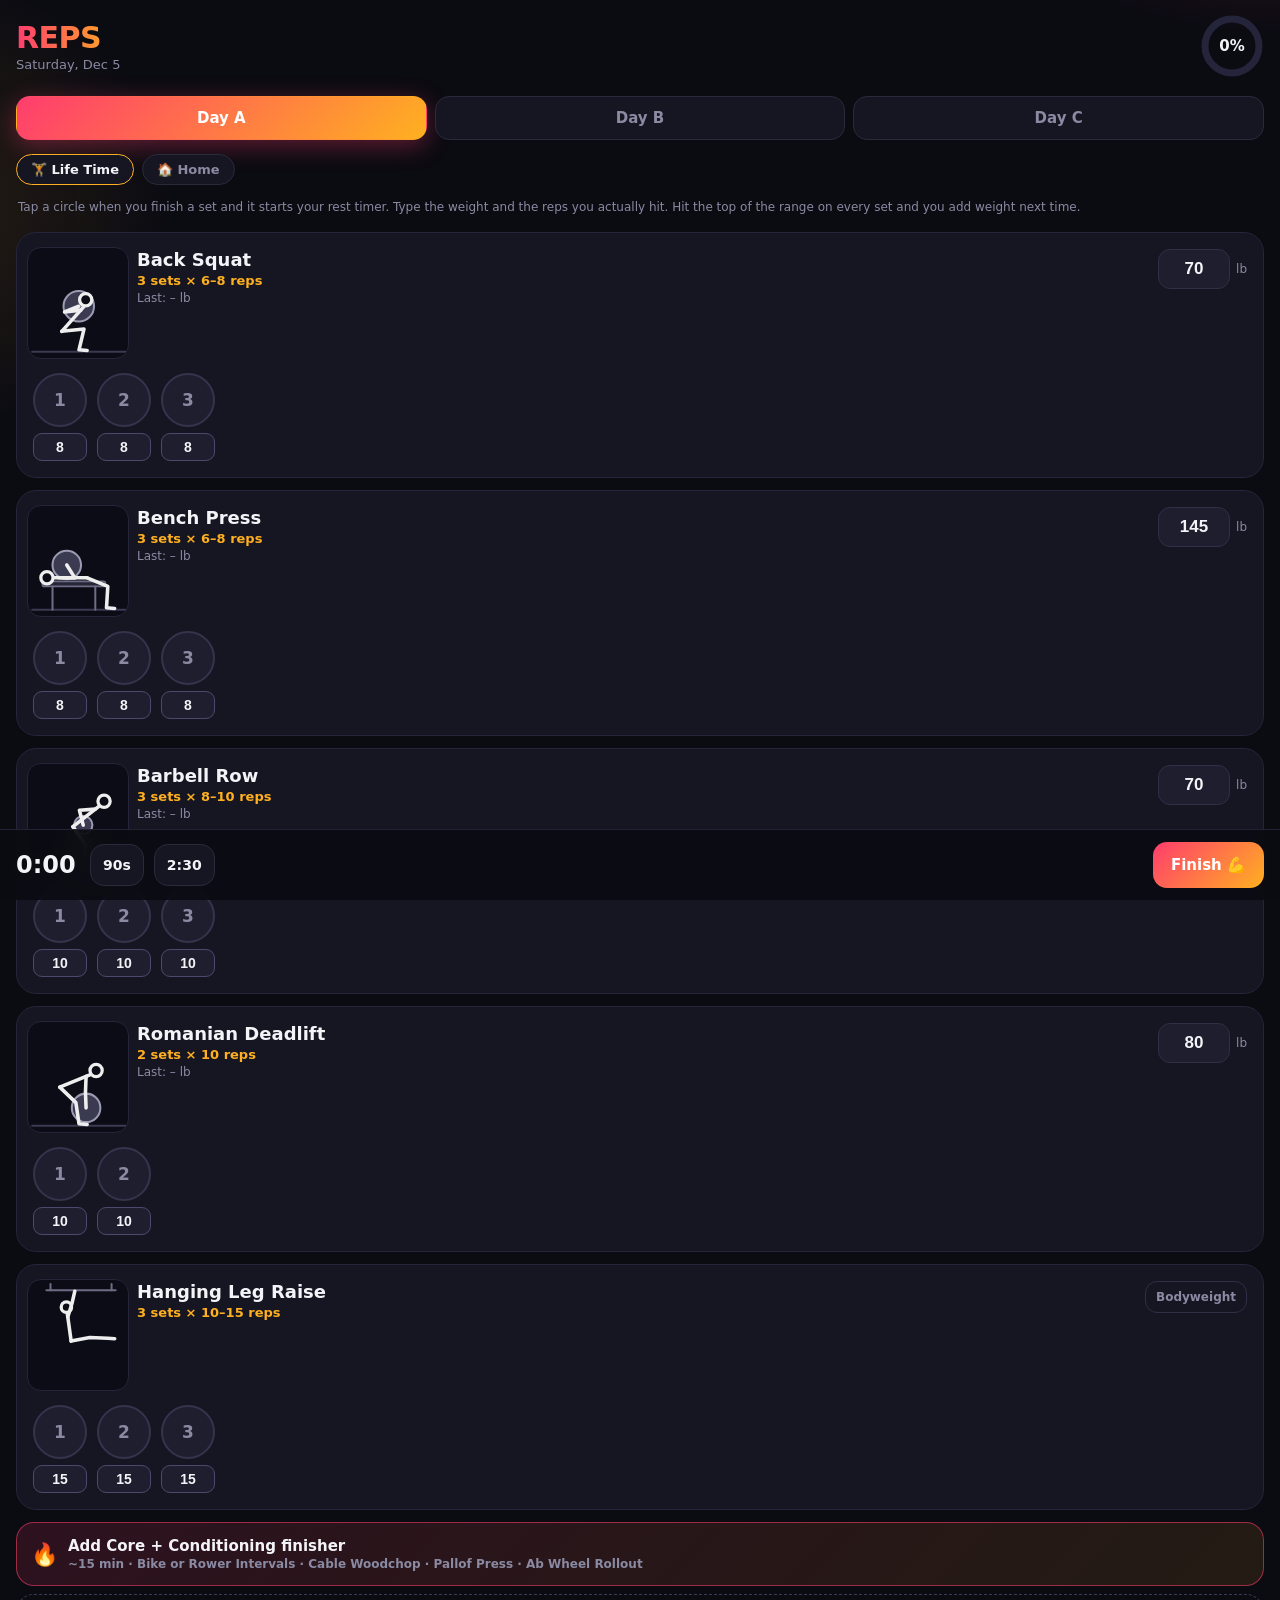
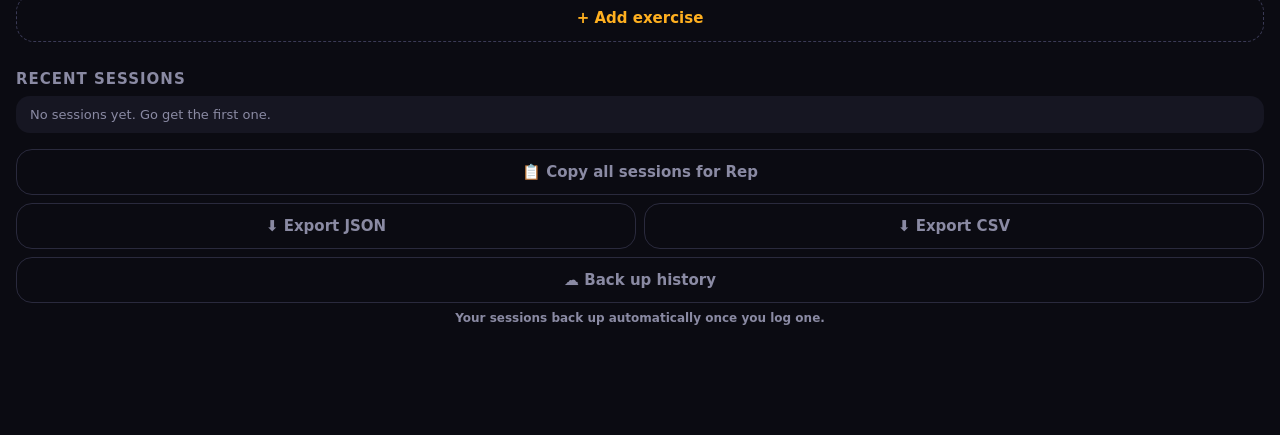
<file: rep/index.html>
<!DOCTYPE html>
<html lang="en">
<head>
<meta charset="UTF-8">
<meta name="viewport" content="width=device-width, initial-scale=1, viewport-fit=cover, user-scalable=no">
<meta name="apple-mobile-web-app-capable" content="yes">
<meta name="mobile-web-app-capable" content="yes">
<meta name="apple-mobile-web-app-status-bar-style" content="black-translucent">
<meta name="apple-mobile-web-app-title" content="Reps">
<meta name="theme-color" content="#0b0b12">
<title>Reps · Workout</title>
<link rel="apple-touch-icon" href="data:image/svg+xml,%3Csvg xmlns='http://www.w3.org/2000/svg' viewBox='0 0 180 180'%3E%3Cdefs%3E%3ClinearGradient id='g' x1='0' y1='0' x2='1' y2='1'%3E%3Cstop offset='0' stop-color='%23ff3d6e'/%3E%3Cstop offset='1' stop-color='%23ffb020'/%3E%3C/linearGradient%3E%3C/defs%3E%3Crect width='180' height='180' rx='40' fill='%230b0b12'/%3E%3Ctext x='90' y='122' font-family='Arial Black,Arial' font-weight='900' font-size='96' text-anchor='middle' fill='url(%23g)'%3ER%3C/text%3E%3C/svg%3E">
<style>
:root{--bg:#0b0b12;--card:#161622;--card2:#1e1e2e;--text:#f4f4f8;--dim:#8a8aa3;--a:#ff3d6e;--b:#ffb020;--ok:#2ee59d}
*{box-sizing:border-box;-webkit-tap-highlight-color:transparent}
html,body{margin:0;background:var(--bg);color:var(--text);font-family:-apple-system,BlinkMacSystemFont,"SF Pro Display",system-ui,sans-serif}
body{padding:calc(env(safe-area-inset-top) + 14px) 16px calc(env(safe-area-inset-bottom) + 110px);min-height:100vh;
background:radial-gradient(600px 400px at 100% -10%,rgba(255,61,110,.22),transparent 60%),radial-gradient(500px 400px at -10% 10%,rgba(255,176,32,.14),transparent 60%),var(--bg)}
header{display:flex;align-items:center;justify-content:space-between;gap:12px}
h1{font-size:30px;font-weight:900;margin:0;letter-spacing:-.5px;background:linear-gradient(90deg,var(--a),var(--b));-webkit-background-clip:text;background-clip:text;color:transparent}
.sub{color:var(--dim);font-size:13px;margin-top:2px}
.ring{position:relative;width:64px;height:64px;flex:none}
.ring svg{transform:rotate(-90deg)}
.ring span{position:absolute;inset:0;display:flex;align-items:center;justify-content:center;font-weight:800;font-size:15px}
.tabs{display:flex;gap:8px;margin:18px 0 14px;flex-wrap:wrap}
.tab{flex:1;min-width:90px;padding:12px 8px;border-radius:14px;background:var(--card);border:1px solid #2a2a3d;color:var(--dim);font-weight:800;font-size:15px;text-align:center}
.tab.on{color:#fff;border-color:transparent;background:linear-gradient(135deg,var(--a),var(--b));box-shadow:0 6px 24px rgba(255,61,110,.35)}
.where{display:flex;gap:8px;margin-bottom:14px}
.pill{padding:7px 14px;border-radius:999px;background:var(--card);border:1px solid #2a2a3d;color:var(--dim);font-size:13px;font-weight:700}
.pill.on{color:var(--text);border-color:var(--b)}
.ex{background:var(--card);border:1px solid #24243a;border-radius:20px;padding:16px;margin-bottom:12px;transition:.25s}
.ex.done{border-color:rgba(46,229,157,.6);background:linear-gradient(180deg,rgba(46,229,157,.08),var(--card))}
.exh{display:flex;justify-content:space-between;align-items:flex-start;gap:10px}
.name{font-size:18px;font-weight:800}
.scheme{color:var(--b);font-weight:700;font-size:13px;margin-top:3px}
.last{color:var(--dim);font-size:12px;margin-top:3px}
.prog{color:var(--b);font-size:12px;font-weight:800;margin-top:3px}
.wt{display:flex;align-items:center;gap:6px}
.wt input{width:72px;padding:9px 8px;border-radius:12px;border:1px solid #2f2f47;background:var(--card2);color:var(--text);font-size:17px;font-weight:800;text-align:center}
.wt small{color:var(--dim);font-size:12px}
.bwtag{padding:8px 10px;border-radius:12px;border:1px solid #2f2f47;color:var(--dim);font-size:12px;font-weight:800;white-space:nowrap}
.sets{display:flex;gap:10px;margin-top:14px;flex-wrap:wrap}
.set{width:54px;height:54px;border-radius:50%;border:2px solid #34344d;background:var(--card2);color:var(--dim);font-weight:800;font-size:17px;display:flex;align-items:center;justify-content:center;position:relative;transition:transform .15s}
.set:active{transform:scale(.9)}
.set.on{border-color:transparent;color:#0b0b12;background:linear-gradient(135deg,var(--ok),#7cf5c8);box-shadow:0 0 18px rgba(46,229,157,.45)}
.set.on::after{content:"✓";position:absolute;font-size:22px}
.set.on b{opacity:0}
.reps{width:54px;font-size:11px;color:var(--dim);text-align:center;margin-top:4px}
.setwrap{display:flex;flex-direction:column;align-items:center}
.repsin{width:54px;margin-top:6px;padding:5px 2px;border-radius:9px;border:1.5px solid #4a4a6e;background:var(--card2);color:var(--text);font-size:14px;font-weight:700;text-align:center}
.bar{position:fixed;left:0;right:0;bottom:0;padding:12px 16px calc(env(safe-area-inset-bottom) + 12px);background:rgba(11,11,18,.88);backdrop-filter:blur(14px);-webkit-backdrop-filter:blur(14px);border-top:1px solid #222235;display:flex;gap:10px;align-items:center}
.timer{flex:1;display:flex;align-items:center;gap:10px}
.tbtn{padding:12px 12px;border-radius:14px;background:var(--card);border:1px solid #2a2a3d;color:var(--text);font-weight:800;font-size:14px}
.clock{font-variant-numeric:tabular-nums;font-size:24px;font-weight:900;min-width:64px}
.clock.go{color:var(--b)}
.finish{padding:14px 18px;border-radius:14px;border:0;font-weight:900;font-size:15px;color:#fff;background:linear-gradient(135deg,var(--a),var(--b))}
.finish.fdone{flex:1;padding:9px 12px;font-size:14px;line-height:1.2;background:rgba(46,229,157,.14);color:var(--ok);border:1.5px solid rgba(46,229,157,.45)}
.finish.fdone small{display:block;font-size:11.5px;font-weight:800;opacity:.9}
.finish.fwarn{background:rgba(255,176,32,.14);color:var(--b);border-color:rgba(255,176,32,.5)}
.donebox{background:var(--card);border-radius:18px;padding:14px 16px;margin-bottom:12px;border:1.5px solid rgba(46,229,157,.35)}
.donebox h3{margin:0 0 4px;font-size:17px;color:var(--ok)}.donebox .ds{font-size:12.5px;color:var(--dim);font-weight:700;margin-bottom:8px}
.donebox .dl{font-size:13.5px;line-height:1.55;color:var(--text)}.donebox .row{display:flex;gap:8px;margin-top:6px}.donebox .ghost{flex:1;font-size:13.5px;padding:11px 8px}
.note{color:var(--dim);font-size:12px;line-height:1.45;margin:6px 2px 16px}
.hist{margin-top:22px}
.hist h3{font-size:15px;color:var(--dim);margin:0 0 8px;text-transform:uppercase;letter-spacing:1px}
.hrow{background:var(--card);border-radius:14px;padding:11px 14px;margin-bottom:8px;font-size:13px;color:var(--dim)}
.hrow b{color:var(--text)}
.addex{width:100%;padding:14px;border-radius:18px;border:1.5px dashed #3a3a55;background:transparent;color:var(--b);font-weight:900;font-size:15px;margin:2px 0 6px}
.badge{display:inline-block;margin-left:6px;padding:2px 7px;border-radius:999px;font-size:10.5px;font-weight:800;vertical-align:middle;background:#2a2a3d;color:var(--dim)}
.badge.pin{background:rgba(255,176,32,.16);color:var(--b)}
.badge.fin{background:rgba(255,61,110,.16);color:#ff8aa6}
.finbtn{width:100%;padding:14px;border-radius:18px;border:1.5px solid rgba(255,61,110,.55);background:linear-gradient(135deg,rgba(255,61,110,.14),rgba(255,176,32,.10));color:var(--text);font-weight:900;font-size:15px;margin:2px 0 6px;text-align:left;display:flex;align-items:center;gap:10px}
.finbtn small{display:block;color:var(--dim);font-weight:700;font-size:12px;margin-top:2px}
.finbtn.on{border-style:dashed;background:transparent;color:var(--dim)}
.xrm{flex:none;width:28px;height:28px;border-radius:50%;border:1px solid #2f2f47;background:var(--card2);color:var(--dim);font-size:13px;font-weight:900;line-height:1;padding:0;margin-left:2px}
.tin{width:100%;padding:12px;border-radius:12px;border:1px solid #2f2f47;background:var(--card2);color:var(--text);font-size:16px;font-weight:700;font-family:inherit}
.chips{display:flex;flex-wrap:wrap;gap:6px;margin:10px 0 12px}
.chip{padding:7px 11px;border-radius:999px;border:1px solid #2f2f47;background:var(--card2);color:var(--dim);font-size:13px;font-weight:700}
.chip.on{color:#0b0b12;background:var(--b);border-color:transparent}
.frow{display:flex;gap:10px;align-items:flex-end;margin-bottom:10px}
.frow label{flex:1;font-size:12px;color:var(--dim);font-weight:700;display:flex;flex-direction:column;gap:5px}
.step{display:flex;align-items:center;gap:8px}
.step button{width:38px;height:42px;border-radius:12px;border:1px solid #2f2f47;background:var(--card2);color:var(--text);font-size:20px;font-weight:900}
.step b{min-width:22px;text-align:center;font-size:18px;color:var(--text)}
.tog{display:flex;align-items:center;gap:10px;padding:10px 2px;font-weight:800;font-size:15px}
.tog input{width:22px;height:22px;accent-color:var(--b)}
.tog small{color:var(--dim);font-weight:600;font-size:12px;margin-left:auto}
.panel.tall{max-height:88vh;overflow:auto}
.logx{margin-top:8px;padding:8px 12px;border-radius:12px;border:1px solid #3a3a55;background:transparent;color:var(--b);font-weight:900;font-size:13px}
#loglist .ex{background:var(--card2)}
.toast{position:fixed;left:50%;top:calc(env(safe-area-inset-top) + 20px);transform:translate(-50%,-300%);opacity:0;background:linear-gradient(135deg,var(--a),var(--b));color:#fff;font-weight:900;padding:12px 20px;border-radius:999px;transition:.35s;z-index:9;box-shadow:0 10px 30px rgba(0,0,0,.5)}
.toast.show{transform:translate(-50%,0);opacity:1}
button{font-family:inherit;cursor:pointer}
.sheet{position:fixed;inset:0;background:rgba(0,0,0,.6);display:none;align-items:flex-end;z-index:8}
.sheet.show{display:flex}
.panel{width:100%;background:var(--card);border-radius:24px 24px 0 0;padding:20px 18px calc(env(safe-area-inset-bottom) + 20px);border-top:1px solid #2a2a3d}
.panel h2{margin:0 0 4px;font-size:22px;font-weight:900}
.panel pre{white-space:pre-wrap;background:var(--card2);border-radius:14px;padding:12px;font-size:13px;color:var(--text);max-height:40vh;overflow:auto;font-family:ui-monospace,Menlo,monospace}
.big{width:100%;padding:16px;border-radius:16px;border:0;font-weight:900;font-size:17px;color:#fff;background:linear-gradient(135deg,var(--a),var(--b));margin-top:8px}
.ghost{width:100%;padding:13px;border-radius:16px;border:1px solid #2a2a3d;background:transparent;color:var(--dim);font-weight:800;font-size:15px;margin-top:8px}
.datarow{display:flex;gap:8px}.datarow .ghost{flex:1}
.bkstat{margin-top:8px;font-size:12px;color:var(--dim);font-weight:700;text-align:center}.bkstat.ok{color:#2ee59d}

.who{display:flex;align-items:flex-start;gap:8px;min-width:0;flex:1}
.demo{flex:none;width:102px;height:112px;padding:0;margin:-2px 0 0 -6px;border:1px solid #24243a;background:#0c0c16;border-radius:14px;overflow:hidden}
.demo .fig{width:102px;height:112px;display:block}
.zoom{display:none;position:fixed;inset:0;background:rgba(0,0,0,.75);z-index:12;align-items:center;justify-content:center;padding:24px}
.zoom.show{display:flex}
.zoombox{background:var(--card);border:1px solid #2a2a3d;border-radius:24px;padding:16px 16px 12px;width:min(340px,100%);text-align:center}
.zoombox h3{margin:0 0 8px;font-size:18px;font-weight:900}
.zoombox .fig{width:280px;height:308px;margin:0 auto;background:#0c0c16;border-radius:16px;display:block}
/*ANIMCSS*/
.fig .gnd{stroke:#3a3a52;stroke-width:2;fill:none;stroke-linecap:round}
.fig .b{stroke:#eee;stroke-width:3.5;fill:none;stroke-linecap:round;stroke-linejoin:round}
.fig .b.f{stroke:#8d8da3;stroke-width:3}
.fig .hd{stroke:#eee;stroke-width:3.2;fill:#0c0c16}
.fig .eq{stroke:#6c6c84;stroke-width:2;fill:none;stroke-linecap:round;stroke-linejoin:round}
.fig .eqf{stroke:#6c6c84;stroke-width:1.6;fill:#262636;stroke-linejoin:round}
.fig .pl{stroke:#9a9ab2;stroke-width:2;fill:#3a3a50}
.fig .dbf{stroke:#c9c9d8;stroke-width:1;fill:#8e8ea6}
.fig .dbf.f{opacity:.55}
/*END ANIMCSS*/

</style>
</head>
<body>
<header>
  <div><h1>REPS</h1><div class="sub" id="dateline"></div></div>
  <div class="ring"><svg width="64" height="64"><circle cx="32" cy="32" r="27" stroke="#24243a" stroke-width="7" fill="none"/><circle id="prog" cx="32" cy="32" r="27" stroke="url(#gg)" stroke-width="7" fill="none" stroke-linecap="round" stroke-dasharray="169.6" stroke-dashoffset="169.6" style="transition:.4s"/><defs><linearGradient id="gg"><stop offset="0" stop-color="#ff3d6e"/><stop offset="1" stop-color="#ffb020"/></linearGradient></defs></svg><span id="pct">0%</span></div>
</header>
<div class="tabs" id="tabs"></div>
<div class="where"><button class="pill on" data-w="gym">🏋️ Life Time</button><button class="pill" data-w="home">🏠 Home</button></div>
<div class="note">Tap a circle when you finish a set and it starts your rest timer. Type the weight and the reps you actually hit. Hit the top of the range on every set and you add weight next time.</div>
<div id="list"></div>
<div class="hist"><h3>Recent sessions</h3><div id="hist"></div><button class="ghost" id="copyall">📋 Copy all sessions for Rep</button>
<div class="datarow"><button class="ghost" id="expjson">⬇︎ Export JSON</button><button class="ghost" id="expcsv">⬇︎ Export CSV</button></div>
<button class="ghost" id="backup">☁️ Back up history</button><div class="bkstat" id="bkstat"></div></div>
<div class="sheet" id="sheet"><div class="panel"><h2 id="sheettitle">Session logged 🏆</h2><div class="sub">Tap below, then paste it in your chat with Rep.</div><pre id="sumtext"></pre><button class="big" id="sendrep">📋 Send to Rep</button><button class="ghost" id="closesheet">Done</button></div></div>
<div class="sheet" id="addsheet"><div class="panel tall"><h2 id="addtitle">Add exercise</h2><div class="sub" id="addsub" style="margin-bottom:10px">Pick one or type your own.</div>
<input id="addname" class="tin" placeholder="Exercise name" maxlength="40" autocomplete="off" enterkeyhint="done">
<div class="chips" id="chips"></div>
<div class="frow"><label>Sets<span class="step"><button type="button" id="setsminus">−</button><b id="setsval">3</b><button type="button" id="setsplus">+</button></span></label><label>Reps<input id="addscheme" class="tin" value="10–12 reps" maxlength="24"></label></div>
<label class="tog" id="pinrow"><input type="checkbox" id="addpin"><span>Pin to this day</span><small id="pinhint">Off = today only</small></label>
<button class="big" id="addgo">Add</button><button class="ghost" id="addcancel">Cancel</button></div></div>
<div class="sheet" id="logsheet"><div class="panel tall"><h2 id="logtitle">Log extra</h2><div class="sub" id="logsub">Check off sets, then send it to Rep.</div><div id="loglist" style="margin-top:12px"></div>
<button class="ghost" id="logmore">+ Add another</button><button class="big" id="logsend">📤 Send to Rep</button><button class="ghost" id="logcancel">Cancel</button></div></div>
<div class="bar">
  <div class="timer"><span class="clock" id="clock">0:00</span><button class="tbtn" data-t="90">90s</button><button class="tbtn" data-t="150">2:30</button></div>
  <button class="finish" id="finish">Finish 💪</button>
</div>
<div class="zoom" id="zoom"><div class="zoombox"><h3 id="zoomname"></h3><div id="zoomsvg"></div><button class="ghost" id="zoomclose">Close</button></div></div>
<div class="toast" id="toast"></div>
<script>
const PLAN={
 gym:{
  A:[["Back Squat",3,"6–8"],["Bench Press",3,"6–8"],["Barbell Row",3,"8–10"],["Romanian Deadlift",2,"10"],["Hanging Leg Raise",3,"10–15"]],
  B:[["Deadlift",3,"5"],["Overhead Press",3,"6–8"],["Pull-ups",3,"max"],["Walking Lunges",2,"10/leg"],["Dips",2,"8–12"]],
  C:[["Leg Press",3,"10"],["Incline DB Press",3,"8–10"],["Lat Pulldown",3,"10"],["DB Lateral Raise",3,"12–15"],["Cable Crunch / Plank",3,"12 / 45s"]]},
 home:{
  A:[["DB Goblet Squat",3,"8–12"],["Dips",3,"6–10"],["One-Arm DB Row",3,"10/side"],["DB Romanian Deadlift",2,"12"],["Hanging Leg Raise",3,"10–15"]],
  B:[["DB Split Squat",3,"8/leg"],["DB Overhead Press",3,"8–10"],["Pull-ups",3,"max"],["BOSU Reverse Lunge",2,"10/leg"],["Push-ups",2,"max"]],
  C:[["DB Bulgarian Split Squat",3,"10/leg"],["DB Floor Press",3,"10–12"],["Chin-ups",3,"max"],["DB Lateral Raise",3,"12–15"],["BOSU Plank",3,"45s"]]}
};

//ANIMJS
// ---- exercise demos: pose table -> SVG (side view, figure faces right) ----
const LEN={t:28,n:4,h:7.5,r:6,ua:16,fa:15,th:22,sh:21,ft:8};
const R2=v=>Math.round(v*10)/10, R3=v=>Math.round(v*1000)/1000, D2R=Math.PI/180;
const add=(a,b,k=1)=>[a[0]+b[0]*k,a[1]+b[1]*k];
function ik(R,T,l1,l2,s){
  let dx=T[0]-R[0],dy=T[1]-R[1],d=Math.hypot(dx,dy)||.01;const ux=dx/d,uy=dy/d;
  d=Math.min(Math.max(d,Math.abs(l1-l2)+.05),l1+l2-.02);
  const a=(l1*l1-l2*l2+d*d)/(2*d),h=Math.sqrt(Math.max(0,l1*l1-a*a));
  return [[R[0]+a*ux+s*h*uy,R[1]+a*uy-s*h*ux],[R[0]+d*ux,R[1]+d*uy]];
}
// pose: {P|S:[x,y], tor:deg from vertical (+ = lean toward +x), hd, legs:[{a|t, fa, k, f}], arms:[{w, e, f} | {ua, fa, f}]}
// 2 poses = start/end; 3+ poses = keyframes along the way (smooth arcs), played up then back down
function side(p,s){
  const L={};for(const k in LEN)L[k]=LEN[k]*s;
  const th=p.tor*D2R,up=[Math.sin(th),-Math.cos(th)],fw=[Math.cos(th),Math.sin(th)];
  const P=p.S?add(p.S,up,-L.t):p.P,S=add(P,up,L.t),N=add(S,up,L.n);
  const hh=(p.tor+(p.hd||0))*D2R,H=add(N,[Math.sin(hh),-Math.cos(hh)],L.h);
  const j={P,S,N,H,up,fw,L},segs={},want=[];
  const T=v=>typeof v==="function"?v(j):v;
  (p.legs||[]).forEach((g,i)=>{
    const fa=(g.fa==null?4:g.fa)*D2R,fv=[Math.cos(fa),Math.sin(fa)];
    const A0=g.t?add(T(g.t),fv,-L.ft):T(g.a);
    const [K,A]=ik(P,A0,L.th,L.sh,g.k==null?1:g.k),Tt=add(A,fv,L.ft);
    j["k"+i]=K;j["a"+i]=A;j["t"+i]=Tt;want.push([A0,A,"leg"+i]);
    segs["leg"+i]={pts:[P,K,A,Tt],f:g.f,len:[L.th,L.sh,L.ft]};
  });
  const dir=a=>{a*=D2R;return [Math.sin(a)*fw[0]-Math.cos(a)*up[0],Math.sin(a)*fw[1]-Math.cos(a)*up[1]]};
  (p.arms||[]).forEach((m,i)=>{
    let E,W,W0;
    if(m.ua!=null){E=add(S,dir(m.ua),L.ua);W=W0=add(E,dir(m.fa==null?m.ua:m.fa),L.fa)} // fixed segment lengths: elbow stays put, hand travels on an arc
    else{W0=T(m.w);[E,W]=ik(S,W0,L.ua,L.fa,m.e==null?-1:m.e)}
    j["e"+i]=E;j["w"+i]=W;want.push([W0,W,"arm"+i]);
    segs["arm"+i]={pts:[S,E,W],f:m.f,len:[L.ua,L.fa]};
  });
  segs.trunk={pts:[P,S,N],len:[L.t,L.n]};
  return {j,segs,head:H,r:L.r,want};
}
// front view (lateral raise): a = upper-arm angle from vertical, b = forearm angle
function front(p,s){
  const L={};for(const k in LEN)L[k]=LEN[k]*s;
  const segs={},j={},cx=50,Py=29+L.t,Nb=[cx,27],Sy=29-(p.sh||0);
  const H=[cx,Nb[1]-L.n-L.h+2.5];
  segs.sh={pts:[[cx-9,Sy],Nb,[cx+9,Sy]],len:[9.2,9.2]};
  segs.sp={pts:[Nb,[cx,Py]],len:[Py-Nb[1]]};
  segs.pel={pts:[[cx-5,Py],[cx+5,Py]],len:[10]};
  [-1,1].forEach((sg,i)=>{
    const S=[cx+9*sg,Sy],a=p.a*D2R,b=p.b*D2R;
    const E=add(S,[sg*Math.sin(a),Math.cos(a)],L.ua),W=add(E,[sg*Math.sin(b),Math.cos(b)],L.fa);
    j["w"+i]=W;segs["arm"+i]={pts:[S,E,W],len:[L.ua,L.fa]};
    const Hp=[cx+5*sg,Py],A=[cx+7*sg,100],K=[(Hp[0]+A[0])/2,(Hp[1]+A[1])/2];
    segs["leg"+i]={pts:[Hp,K,A,[A[0]+6*sg,100.5]],len:[L.th,L.sh,6]};
  });
  return {j,segs,head:H,r:L.r,want:[]};
}
const FLOOR='<line class="gnd" x1="4" y1="102" x2="96" y2="102"/>';
const hang=j=>add(j.S,j.up,-30),hangF=j=>add(add(j.S,j.up,-29.5),j.fw,1.5);
const PLATE={type:"plate",at:"w0",r:15},DB={type:"db",at:"w0"},DBF={type:"db",at:"w1",f:1};
function bodyLine(toe,fa,ang,s){ // straight plank/push-up body from toes
  const ft=LEN.ft*s,A=add(toe,[Math.cos(fa*D2R),Math.sin(fa*D2R)],-ft),a=ang*D2R;
  return {S:add(A,[Math.cos(a),-Math.sin(a)],(LEN.th+LEN.sh+LEN.t)*s-.05),tor:90-ang};
}
const SPLIT=(dbs)=>({env:FLOOR,items:dbs?[DB]:[],poses:[
  {P:[43,61],tor:3,legs:[{t:[30,101],fa:52,f:1,k:1},{a:[61,100]}],arms:[{w:dbs?hangF:j=>add(add(j.S,j.up,-29.5),j.fw,3)}]},
  {P:[41,78],tor:5,legs:[{t:[30,101],fa:52,f:1,k:1},{a:[61,100]}],arms:[{w:dbs?hangF:j=>add(add(j.S,j.up,-29.5),j.fw,3)}]}]});
const PULL=(lean,el)=>({s:.85,env:'<line class="eq" x1="18" y1="10" x2="86" y2="10"/><line class="eq" x1="22" y1="10" x2="22" y2="4"/><line class="eq" x1="82" y1="10" x2="82" y2="4"/>',
  poses:[{S:[49,35.85],tor:3,legs:[{a:j=>add(j.P,[-5,33.5]),k:1}],arms:[{w:[56,10.5]}]},
         {S:[46,21],tor:lean,legs:[{a:j=>add(j.P,[-7,32]),k:1}],arms:[{w:[56,10.5],e:el}]}]});
const PRESS=(item)=>({s:.78,env:FLOOR,items:[item],poses:[
  {P:[49,66],tor:0,legs:[{a:[50,100]}],arms:[{w:j=>add(add(j.S,j.fw,item.type==="plate"?6:4),j.up,item.type==="plate"?1:2.5),e:1}]},
  {P:[49,66],tor:-2,legs:[{a:[50,100]}],arms:[{w:j=>add(add(j.S,j.up,23.5),j.fw,3)}]}]});
const RDL=(item)=>({env:FLOOR,items:[item],poses:[
  {P:[48,58],tor:3,legs:[{a:[51,100]}],arms:[{w:j=>add(add(j.S,j.up,-30.3),j.fw,2.5)}]},
  {P:[31,64],tor:68,hd:-12,legs:[{a:[50,100]}],arms:[{w:[57,85]}]}]});
const DEMO={
 "Back Squat":{env:FLOOR,items:[{type:"plate",at:"w0",r:15}],poses:[
   {P:[48,58],tor:5,legs:[{a:[50,100]}],arms:[{w:j=>add(add(j.S,j.fw,-4),j.up,1.5),e:1}]},
   {P:[33,82],tor:42,hd:-25,legs:[{a:[50,100]}],arms:[{w:j=>add(add(j.S,j.fw,-4),j.up,1.5),e:1}]}]},
 "DB Goblet Squat":{env:FLOOR,items:[{type:"db",at:"w0",v:1}],poses:[
   {P:[48,58],tor:3,legs:[{a:[50,100]}],arms:[{w:j=>add(add(j.S,j.fw,8),j.up,-9),e:-1}]},
   {P:[36,82],tor:24,hd:-14,legs:[{a:[50,100]}],arms:[{w:j=>add(add(j.S,j.fw,8),j.up,-9),e:-1}]}]},
 "Bench Press":{env:FLOOR+'<rect class="eqf" x="14" y="74" width="62" height="5" rx="2"/><line class="eq" x1="24" y1="79" x2="24" y2="102"/><line class="eq" x1="66" y1="79" x2="66" y2="102"/>',
   items:[{type:"plate",at:"w0",r:14}],poses:[
   {P:[58,70.5],tor:-90,legs:[{a:[77,100],k:1}],arms:[{w:[34,41.5]}]},
   {P:[58,70.5],tor:-90,legs:[{a:[77,100],k:1}],arms:[{w:[38,58],e:-1}]}]},
 "Barbell Row":(()=>{ // bent-over row: hips hinged, flat back ~38° above horizontal, soft knees, shins near vertical; torso fixed, only the arms move
   const ROW=w=>({P:[44,61.5],tor:52,hd:-6,legs:[{a:[55,100.6]}],arms:[{w}]});
   return {env:FLOOR,items:[{type:"plate",at:"w0",r:9}],poses:[
   ROW(j=>add(j.S,[-3,30.75])),                        // bar hanging, arms straight under the shoulders
   ROW([58.5,67]),                            // halfway up
   ROW(j=>add(add(j.P,j.up,9),j.fw,4))]}})(),          // bar at the lower ribs/belly, elbows back past the torso
 "Romanian Deadlift":RDL({type:"plate",at:"w0",r:14}),
 "DB Romanian Deadlift":RDL(DB),
 "Hanging Leg Raise":{s:.85,env:'<line class="eq" x1="18" y1="10" x2="86" y2="10"/><line class="eq" x1="22" y1="10" x2="22" y2="4"/><line class="eq" x1="82" y1="10" x2="82" y2="4"/>',poses:[
   {S:[40,36.1],tor:2,legs:[{a:j=>add(j.P,[1.5,36.4]),k:1}],arms:[{w:[46,10.5]}]},
   {S:[39,36.4],tor:-8,legs:[{a:j=>add(j.P,[36.2,-3]),k:1}],arms:[{w:[46,10.5]}]}]},
 "Deadlift":{env:FLOOR,items:[{type:"plate",at:"w0",r:14}],poses:[
   {S:[58,57],tor:60,hd:-20,legs:[{a:[47,100]}],arms:[{w:[55,87.6]}]},
   {P:[48,57],tor:-3,legs:[{a:[49,100]}],arms:[{w:j=>add(add(j.S,j.up,-30.4),j.fw,3)}]}]},
 "Overhead Press":PRESS({type:"plate",at:"w0",r:14}),
 "DB Overhead Press":PRESS(DB),
 "Pull-ups":PULL(-12,-1),
 "Chin-ups":PULL(-6,-1),
 "Walking Lunges":SPLIT(false),
 "DB Split Squat":SPLIT(true),
 "Dips":{s:.85,env:'<line class="eq" x1="30" y1="54" x2="78" y2="54"/><line class="eq" x1="34" y1="54" x2="34" y2="102"/><line class="eq" x1="74" y1="54" x2="74" y2="102"/>'+FLOOR,poses:[
   {S:[56,28],tor:8,legs:[{a:j=>add(j.P,[-16,24]),k:1}],arms:[{w:[55,54]}]},
   {S:[67,42.5],tor:26,legs:[{a:j=>add(j.P,[-21,17]),k:1}],arms:[{w:[56,54],e:-1}]}]},
 "Leg Press":(()=>{const P=[42,84],d=[Math.cos(40*D2R),-Math.sin(40*D2R)],q=[d[1],-d[0]],qn=[-q[0],-q[1]];
   const pt=(a,b)=>add(add(P,d,a),qn,b);const r=[pt(16,-9),pt(60,-9)];
   const foot=t=>({a:add(P,d,t),fa:Math.atan2(q[1],q[0])/D2R,k:1});
   return {env:FLOOR+`<line class="eq" x1="${R2(r[0][0])}" y1="${R2(r[0][1])}" x2="${R2(r[1][0])}" y2="${R2(r[1][1])}"/><polyline class="eq" points="${R2(r[0][0])},${R2(r[0][1])} ${R2(r[0][0])},102"/>`+
     `<polyline class="eqf" points="${[add(P,[-4,3]),add(add(P,[-4,3]),[-Math.sin(48*D2R),-Math.cos(48*D2R)],38),add(add(P,[-8,7]),[-Math.sin(48*D2R),-Math.cos(48*D2R)],38),add(P,[-8,7]),add(P,[14,7]),add(P,[14,3])].map(p=>R2(p[0])+","+R2(p[1])).join(" ")}"/><line class="eq" x1="${P[0]}" y1="${P[1]+7}" x2="${P[0]}" y2="102"/>`,
     items:[{type:"poly",cls:"eqf",at:j=>{const a=add(j.a0,d,1.4);return [add(a,q,4),add(a,qn,14),add(add(a,qn,14),d,5),add(add(a,q,4),d,5)]}}],
     poses:[{P,tor:-48,legs:[foot(42)],arms:[{w:[44,86]}]},{P,tor:-48,legs:[foot(27)],arms:[{w:[44,86]}]}]}})(),
 "Incline DB Press":(()=>{const P=[54,80],th=-56*D2R,up=[Math.sin(th),-Math.cos(th)],fw=[Math.cos(th),Math.sin(th)];
   const a=add(P,fw,-4.2),b=add(a,up,40),c=add(b,fw,-4),e=add(a,fw,-4);
   return {env:FLOOR+`<polyline class="eqf" points="${[a,b,c,e].map(p=>R2(p[0])+","+R2(p[1])).join(" ")}"/><rect class="eqf" x="44" y="82.5" width="22" height="4.5" rx="2"/><line class="eq" x1="55" y1="87" x2="55" y2="102"/><line class="eq" x1="${R2(e[0])}" y1="${R2(e[1])}" x2="40" y2="102"/>`,
     items:[DB],poses:[
     {P,tor:-56,legs:[{a:[76,100],k:1}],arms:[{w:j=>add(j.S,[3,-29.8])}]},
     {P,tor:-56,legs:[{a:[76,100],k:1}],arms:[{w:j=>add(add(j.S,j.fw,7),[1,0],2),e:-1}]}]}})(),
 "Lat Pulldown":{env:FLOOR+'<line class="eq" x1="50" y1="5" x2="90" y2="5"/><line class="eq" x1="90" y1="5" x2="90" y2="102"/><circle class="eq" cx="50" cy="7" r="2.5"/><rect class="eqf" x="34" y="82" width="22" height="4.5" rx="2"/><line class="eq" x1="45" y1="86" x2="45" y2="102"/><line class="eq" x1="66" y1="66" x2="90" y2="66"/><circle class="eqf" cx="66" cy="72" r="4"/>',
   items:[{type:"cable",from:[50,9.5],at:"w0"},{type:"ball",at:"w0",r:2.8}],poses:[
   {P:[46,80],tor:-6,legs:[{a:[66,100],k:1}],arms:[{w:[50,22.5]}]},
   {P:[46,80],tor:-16,hd:10,legs:[{a:[66,100],k:1}],arms:[{w:j=>add(add(j.S,j.fw,9),j.up,0.5),e:-1}]}]},
 "DB Lateral Raise":{view:"front",env:FLOOR,items:[{type:"ball",at:"w0",r:3.6,c:"dbf"},{type:"ball",at:"w1",r:3.6,c:"dbf"}],poses:[{a:8,b:6},{a:84,b:80}]},
 "Cable Crunch / Plank":{env:FLOOR+'<rect class="eqf" x="87" y="16" width="9" height="86" rx="1.5"/><line class="eq" x1="76" y1="8" x2="96" y2="8"/><circle class="eq" cx="80" cy="11" r="2.5"/>',
   items:[{type:"cable",from:[80,13.5],at:"w0"}],poses:[
   {P:[36,77.5],tor:18,legs:[{a:[15.5,99.5],k:1,fa:176}],arms:[{w:j=>add(add(j.N,j.fw,4.5),j.up,-2),e:1}]},
   {P:[36,77.5],tor:76,hd:42,legs:[{a:[15.5,99.5],k:1,fa:176}],arms:[{w:j=>add(add(j.N,j.fw,4.5),j.up,-2),e:1}]}]},
 "One-Arm DB Row":{env:FLOOR+'<rect class="eqf" x="8" y="82" width="68" height="5" rx="2"/><line class="eq" x1="16" y1="87" x2="16" y2="102"/><line class="eq" x1="68" y1="87" x2="68" y2="102"/>',
   items:[DB],poses:[
   {P:[36,58],tor:80,hd:-12,legs:[{a:[18,78],k:1,f:1,fa:184},{a:[40,100]}],arms:[{w:[67,80.5],f:1,e:-1},{w:j=>add(j.S,[-1.5,29.5])}]},
   {P:[36,58],tor:80,hd:-12,legs:[{a:[18,78],k:1,f:1,fa:184},{a:[40,100]}],arms:[{w:[67,80.5],f:1,e:-1},{w:j=>add(add(j.P,j.up,13),j.fw,5),e:1}]}].map(p=>({...p,arms:p.arms.slice().reverse()}))},
 "BOSU Reverse Lunge":{env:FLOOR+'<path class="eqf" d="M45 102 A15 10.5 0 0 1 75 102Z"/>',poses:[
   {P:[57,49],tor:2,legs:[{a:[56,90],f:1},{a:[60,90.5]}],arms:[{w:j=>add(add(j.S,j.up,-29.5),j.fw,3)}]},
   {P:[47,70],tor:10,legs:[{t:[20,101],fa:52,f:1},{a:[60,90.5]}],arms:[{w:j=>add(add(j.S,j.up,-29.5),j.fw,4)}]}]},
 "Push-ups":{s:.8,env:FLOOR,poses:[
   {...bodyLine([14,100.8],68,20.5,.8),legs:[{t:[14,100.8],fa:68}],arms:[{w:[67.6,100]}]},
   {...bodyLine([14,100.8],68,7,.8),hd:-8,legs:[{t:[14,100.8],fa:68}],arms:[{w:[67.6,100],e:-1}]}]},
 "DB Bulgarian Split Squat":{env:FLOOR+'<rect class="eqf" x="4" y="79" width="26" height="5" rx="2"/><line class="eq" x1="10" y1="84" x2="10" y2="102"/><line class="eq" x1="25" y1="84" x2="25" y2="102"/>',
   items:[DB],poses:[
   {P:[46,61],tor:4,legs:[{a:[24,76.5],fa:196,f:1,k:1},{a:[63,100]}],arms:[{w:hangF}]},
   {P:[43,77],tor:8,legs:[{a:[24,76.5],fa:196,f:1,k:1},{a:[63,100]}],arms:[{w:hangF}]}]},
 "DB Floor Press":{env:FLOOR,items:[DB],poses:[
   {P:[62,96.5],tor:-90,legs:[{a:[82,100],k:1}],arms:[{w:[36,66.8]}]},
   {P:[62,96.5],tor:-90,legs:[{a:[82,100],k:1}],arms:[{w:[51,82.5],e:-1}]}]},
 "BOSU Plank":{s:.8,dur:3.6,breath:1,env:FLOOR+'<path class="eqf" d="M56 102 A16 11 0 0 1 88 102Z"/>',poses:[
   {...bodyLine([16,100.8],68,17,.8),legs:[{t:[16,100.8],fa:68}],arms:[{w:[81.5,92.6]}]},
   {...bodyLine([16,100.8],68,18.2,.8),legs:[{t:[16,100.8],fa:68}],arms:[{w:[81.5,92.6]}]}]},
 _generic:{env:FLOOR,dur:3.6,breath:1,poses:[
   {P:[49,58],tor:1,legs:[{a:[52,100]},{a:[46,100],f:1}],arms:[{w:j=>add(add(j.S,j.up,-29.5),j.fw,3)}]},
   {P:[49,57.4],tor:1,legs:[{a:[52,100]},{a:[46,100],f:1}],arms:[{w:j=>add(add(j.S,j.up,-29.5),j.fw,3.6)}]}]}
};
//EXTRAANIM
// ---- extra-exercise demos (quick-pick list) ----
const CABLE_R='<rect class="eqf" x="87" y="16" width="9" height="86" rx="1.5"/><line class="eq" x1="76" y1="8" x2="96" y2="8"/>';
// a dumbbell seen from the side, as a bar through the hand. along=1: lies along the forearm line; along=0: across it
const dbBar=(e,w,len,wd,along,off)=>{const dx=w[0]-e[0],dy=w[1]-e[1],m=Math.hypot(dx,dy)||1,u=[dx/m,dy/m],n=[-u[1],u[0]];
  const a=along?u:n,b=along?n:u,c=add(w,u,off||0),p=add(c,a,len/2),q=add(c,a,-len/2);
  return [add(p,b,wd/2),add(p,b,-wd/2),add(q,b,-wd/2),add(q,b,wd/2),add(p,b,wd/2)]};
// standing curl: upper arm pinned at the side, forearm sweeps from hanging to up by the shoulder
// palms-up (biceps): the dumbbell points across the body, so from the side you see its end (a disc)
// hammer (neutral grip): the dumbbell points front-to-back, so from the side you see its length, crosswise to the forearm
const CURL_A=[0,30,62,95,122,140];
const curl=hammer=>({env:FLOOR,items:[hammer?{type:"poly",cls:"dbf",at:j=>dbBar(j.e0,j.w0,12,5,0,1.2)}:{type:"ball",at:j=>add(j.w0,add(j.w0,j.e0,-1),1.5/LEN.fa),r:4,c:"dbf"}],
  poses:CURL_A.map(a=>({P:[47,58],tor:0,legs:[{a:[49,100]}],arms:[{ua:-4,fa:a}]}))});
const BENCH_PO='<rect class="eqf" x="33" y="73.5" width="56" height="5" rx="2"/><line class="eq" x1="42" y1="78.5" x2="42" y2="102"/><line class="eq" x1="80" y1="78.5" x2="80" y2="102"/>';
Object.assign(DEMO,{
 "Bicep Curls":curl(0),
 "Hammer Curls":curl(1),
 // lying face-up on a bench, one dumbbell in both hands over the chest, arms nearly straight, lowered in an arc behind the head and back
 "Dumbbell Pullover":{s:.85,env:FLOOR+BENCH_PO,dur:3,items:[{type:"poly",cls:"dbf",at:j=>dbBar(j.e0,j.w0,12,5.5,1,5)}],
   poses:[[84,98],[104,118],[124,138],[146,160],[166,180],[182,196]].map(([u,f])=>({P:[71,70.5],tor:-90,legs:[{a:[90,100],k:1}],arms:[{ua:u,fa:f}]}))},
 "Triceps Pushdown":{env:FLOOR+CABLE_R+'<circle class="eq" cx="82" cy="12" r="2.5"/>',items:[{type:"cable",from:[82,14.5],at:"w0"},{type:"ball",at:"w0",r:2.6}],poses:[
   {P:[46,58],tor:8,legs:[{a:[50,100]}],arms:[{w:j=>add(add(j.S,j.up,-8.5),j.fw,13),e:-1}]},
   {P:[46,58],tor:8,legs:[{a:[50,100]}],arms:[{w:j=>add(add(j.S,j.up,-30.3),j.fw,3.5),e:1}]}]},
 "Skull Crushers":{env:FLOOR+'<rect class="eqf" x="14" y="74" width="62" height="5" rx="2"/><line class="eq" x1="24" y1="79" x2="24" y2="102"/><line class="eq" x1="66" y1="79" x2="66" y2="102"/>',
   items:[{type:"plate",at:"w0",r:8}],poses:[
   {P:[58,70.5],tor:-90,legs:[{a:[77,100],k:1}],arms:[{w:[33,40]}]},
   {P:[58,70.5],tor:-90,legs:[{a:[77,100],k:1}],arms:[{w:[22,57],e:-1}]}]},
 "Calf Raises":{env:FLOOR,items:[DB],poses:[
   {P:[52,57.1],tor:0,legs:[{t:[60,100.6],fa:4}],arms:[{w:hangF}]},
   {P:[53.7,52.7],tor:0,legs:[{t:[60,100.6],fa:38}],arms:[{w:hangF}]}]},
 "Face Pulls":{env:FLOOR+CABLE_R+'<circle class="eq" cx="85" cy="25" r="2.5"/><line class="eq" x1="85" y1="8" x2="85" y2="22"/>',items:[{type:"cable",from:[85,25],at:"w0"},{type:"ball",at:"w0",r:2.4}],poses:[
   {P:[42,58],tor:-4,legs:[{a:[46,100]}],arms:[{w:j=>add(add(j.S,j.fw,30.5),j.up,4)}]},
   {P:[42,58],tor:-6,legs:[{a:[46,100]}],arms:[{w:j=>add(add(j.H,j.fw,8),j.up,1),e:1}]}]},
 "Leg Curl":{s:.8,env:FLOOR+'<rect class="eqf" x="8" y="74" width="80" height="5" rx="2"/><line class="eq" x1="16" y1="79" x2="16" y2="102"/><line class="eq" x1="80" y1="79" x2="80" y2="102"/>',
   items:[{type:"ball",at:j=>add(j.a0,[0,-3.6]),r:3.4,c:"eqf"}],poses:[
   {P:[45,70.2],tor:90,legs:[{a:[10.7,70.6],fa:184,k:-1}],arms:[{w:j=>add(j.S,[6,14.5]),e:1}]},
   {P:[45,70.2],tor:90,legs:[{a:[33,55],fa:110,k:-1}],arms:[{w:j=>add(j.S,[6,14.5]),e:1}]}]},
 "Leg Extension":{env:FLOOR+'<rect class="eqf" x="28" y="80" width="30" height="5" rx="2"/><rect class="eqf" x="24" y="46" width="5" height="38" rx="2"/><line class="eq" x1="43" y1="85" x2="43" y2="102"/><line class="eq" x1="62" y1="80" x2="62" y2="86"/>',
   items:[{type:"ball",at:j=>add(j.a0,[2,-0.5]),r:3.4,c:"eqf"}],poses:[
   {P:[38,77.5],tor:-6,legs:[{a:[61,98.4],fa:8,k:1}],arms:[{w:[44,79]}]},
   {P:[38,77.5],tor:-8,legs:[{a:[80.6,71.5],fa:-80,k:1}],arms:[{w:[44,79]}]}]},
 "Cable Fly":{view:"front",env:FLOOR+'<line class="eq" x1="4" y1="6" x2="4" y2="102"/><line class="eq" x1="96" y1="6" x2="96" y2="102"/>',
   items:[{type:"cable",from:[5,8],at:"w0"},{type:"cable",from:[95,8],at:"w1"},{type:"ball",at:"w0",r:2.6},{type:"ball",at:"w1",r:2.6}],
   poses:[{a:78,b:92},{a:30,b:-42}]},
 "Shrugs":{view:"front",env:FLOOR,items:[{type:"db",at:"w0",v:1},{type:"db",at:"w1",v:1}],poses:[{a:4,b:2},{a:4,b:2,sh:3.5}]},
 "Ab Wheel":{s:.9,env:FLOOR,items:[{type:"ball",at:"w0",r:5,c:"eqf"}],poses:[
   {P:[32,79.8],tor:66,hd:-10,legs:[{a:[11.5,99.3],k:1,fa:176}],arms:[{w:[56,97]}]},
   {P:[45.6,86.6],tor:80,hd:-5,legs:[{a:[11.5,99.3],k:1,fa:176}],arms:[{w:[91,97]}]}]},
 "Russian Twist":{env:FLOOR,items:[DB],poses:[
   {P:[44,95],tor:-40,legs:[{a:[72,86],k:1,fa:-10}],arms:[{w:j=>add(j.S,j.fw,14),e:-1}]},
   {P:[44,95],tor:-36,legs:[{a:[72,86],k:1,fa:-10}],arms:[{w:[49,94.5],e:-1}]}]},
 "Farmer Carry":{env:FLOOR,items:[{type:"db",at:"w0",v:0}],dur:1.6,breath:1,poses:[
   {P:[49,59.6],tor:2,legs:[{a:[39,100],f:1},{a:[59,100]}],arms:[{w:hangF}]},
   {P:[49,59.6],tor:2,legs:[{a:[59,100],f:1},{a:[39,100]}],arms:[{w:hangF}]}]}
});
const DEMO_ALIAS=[
 [/pull ?over/,"Dumbbell Pullover"],[/(leg|hamstring|lying|seated) ?curl|ham curl/,"Leg Curl"],[/hammer/,"Hammer Curls"],[/curl|bicep/,"Bicep Curls"],
 [/calf|calves/,"Calf Raises"],[/skull|french press|lying tricep/,"Skull Crushers"],
 [/push ?down|press ?down|tricep/,"Triceps Pushdown"],[/face ?pull/,"Face Pulls"],
 [/leg ?ext|quad ext/,"Leg Extension"],[/fly|flye|crossover|pec ?deck/,"Cable Fly"],[/shrug/,"Shrugs"],
 [/ab ?wheel|roll ?out/,"Ab Wheel"],[/russian|twist/,"Russian Twist"],[/farmer|carry|suitcase/,"Farmer Carry"],
 [/bulgarian/,"DB Bulgarian Split Squat"],[/split ?squat/,"DB Split Squat"],[/goblet/,"DB Goblet Squat"],[/squat/,"Back Squat"],
 [/leg ?press/,"Leg Press"],[/incline/,"Incline DB Press"],[/floor ?press/,"DB Floor Press"],[/bench/,"Bench Press"],
 [/pull ?down/,"Lat Pulldown"],[/one.?arm|single.?arm|db row|dumbbell row/,"One-Arm DB Row"],[/row/,"Barbell Row"],
 [/rdl|romanian|stiff/,"Romanian Deadlift"],[/deadlift/,"Deadlift"],[/lunge/,"Walking Lunges"],
 [/\bchin/,"Chin-ups"],[/pull ?up/,"Pull-ups"],[/dip/,"Dips"],[/lateral|side raise/,"DB Lateral Raise"],
 [/overhead|ohp|shoulder press|military/,"Overhead Press"],[/push ?up/,"Push-ups"],[/plank/,"BOSU Plank"],
 [/crunch/,"Cable Crunch / Plank"],[/leg raise|knee raise/,"Hanging Leg Raise"]];
function demoFor(name){if(DEMO[name])return DEMO[name];const n=String(name||"").toLowerCase().replace(/[-_]/g," ").replace(/\s+/g," ").trim();
  for(const [re,k] of DEMO_ALIAS)if(re.test(n))return DEMO[k];return DEMO._generic}
// ---- core + conditioning finisher demos ----
// front view with free arms: both hands meet at one point (woodchop); shoulder line can tilt and shift, hips can drop
function frontX(p,s){
  const L={};for(const k in LEN)L[k]=LEN[k]*s;
  const segs={},j={},Hc=[50+(p.hx||0),57+(p.drop||0)],Nb=[50+(p.sx||0),27+(p.drop||0)*.8];
  const tl=(p.tl||0)*D2R,hw=9*(p.hw||1),sv=[Math.cos(tl),Math.sin(tl)];
  const sp=[Nb[0]-Hc[0],Nb[1]-Hc[1]],sl=Math.hypot(...sp)||1,su=[sp[0]/sl,sp[1]/sl];
  const H=add(Nb,su,L.n+L.h-2.5);
  const Sh=[add(Nb,sv,-hw),add(Nb,sv,hw)];
  segs.sh={pts:[Sh[0],Nb,Sh[1]],len:[hw,hw]};
  segs.sp={pts:[Nb,Hc],len:[sl]};
  segs.pel={pts:[[Hc[0]-5,Hc[1]],[Hc[0]+5,Hc[1]]],len:[10]};
  [-1,1].forEach((sg,i)=>{
    // arms reach toward the viewer here, so they are drawn foreshortened: straight, elbow halfway, a slight natural bend
    const gv=p.grip?[Math.cos(p.ga*D2R)*p.grip,Math.sin(p.ga*D2R)*p.grip]:[1.6,0],W=add(p.hands,gv,sg),v=[W[0]-Sh[i][0],W[1]-Sh[i][1]],vl=Math.hypot(...v)||1,E=add(add(Sh[i],v,.5),[-v[1]/vl,v[0]/vl],(p.eb||1.2)*-sg);
    j["w"+i]=W;j["e"+i]=E;segs["arm"+i]={pts:[Sh[i],E,W],len:[L.ua,L.fa]};
    const Hp=[Hc[0]+5*sg,Hc[1]],A=[50+11*sg,100],[K]=ik(Hp,A,L.th,L.sh,sg>0?1:-1);
    segs["leg"+i]={pts:[Hp,K,A,[A[0]+6*sg,100.5]],len:[L.th,L.sh,6]};
  });
  j.W=p.hands;
  return {j,segs,head:H,r:L.r,want:[]};
}
const BIKE_C=[52,84],BIKE_R=7.5;
const BIKE_ENV=FLOOR+'<line class="eq" x1="26" y1="100" x2="80" y2="100"/><circle class="eqf" cx="66" cy="80" r="12"/>'+
  '<line class="eq" x1="40" y1="58" x2="50" y2="99"/><line class="eq" x1="74" y1="99" x2="71" y2="48"/><polyline class="eq" points="71,48 66,46 62,47.5"/>'+
  '<rect class="eqf" x="31" y="54.5" width="15" height="4" rx="2"/><circle class="eq" cx="52" cy="84" r="2.2"/>';
const pedal=a=>add(BIKE_C,[Math.cos(a*D2R),Math.sin(a*D2R)],BIKE_R);
// rower: seat on a rail, feet strapped to an angled foot plate, chain to the flywheel
const ROW_ENV=FLOOR+'<line class="eq" x1="10" y1="93" x2="80" y2="93"/><line class="eq" x1="13" y1="93" x2="13" y2="102"/><line class="eq" x1="74" y1="93" x2="74" y2="102"/>'+
  '<circle class="eqf" cx="86" cy="86" r="9"/><line class="eq" x1="80" y1="93" x2="90" y2="102"/><polyline class="eqf" points="66.5,93 70.5,81 73.5,82 70,93"/>';
const ROW_SEAT={type:"poly",cls:"eqf",back:1,at:j=>{const x=j.P[0],y=j.P[1]+2;return [[x-6,y],[x+6,y],[x+6,y+3.5],[x-6,y+3.5],[x-6,y]]}};
const rowPose=(hx,tor,hd,w,e)=>({P:[hx,88.5],tor,hd,legs:[{a:[69,85],fa:-62,k:1},{a:[69,85],fa:-62,k:1,f:1}],arms:[{w,e:e||-1},{w:j=>add(T2(w,j),[-1.2,0]),e:e||-1,f:1}]});
const T2=(v,j)=>typeof v==="function"?v(j):v;
// mountain climbers on a BOSU (hands on the dome): straight-arm plank, knees drive to the chest one at a time
const MC_HAND=[71,90.6],MC_TOE=[18,100.8];
const mcPose=(nearIn,farIn)=>{const s=.8,ang=24.5,bl=bodyLine(MC_TOE,68,ang,s);
  const leg=(inn,f)=>inn>0?{a:[42-4*(1-inn),90+3*(1-inn)],fa:70,k:1,f}:{t:MC_TOE,fa:68,f};
  return {...bl,hd:-6,legs:[leg(nearIn,0),leg(farIn,1)],arms:[{w:MC_HAND},{w:add(MC_HAND,[-1.5,0]),f:1}]}};
// dead bug: lying face-up, arms to the ceiling, hips and knees at 90; opposite arm and leg reach out, then switch
const DB_P=[57,95.5],DB_S=[33.2,95.5];
const dbLeg=(ext,f)=>ext?{a:[91,90.5],fa:-35,k:1,f}:{a:[74.8,77.2],fa:-80,k:1,f};
const dbArm=(over,f)=>over?{w:[8.5,90.5],e:-1,f}:{w:[34.2,69.6],e:-1,f};
const dbPose=(nearLeg,farLeg,nearArm,farArm)=>({P:DB_P,tor:-90,hd:4,legs:[dbLeg(nearLeg,0),dbLeg(farLeg,1)],arms:[dbArm(nearArm,0),dbArm(farArm,1)]});
// walking in place, one dumbbell in the near hand; the other arm swings free
const walk=(nearFwd,phase)=>{
  const fwd=(f)=>({a:[58.5,98.6],fa:-14,k:1,f}),back=f=>({t:[37,100.6],fa:42,k:1,f}),stand=f=>({a:[50,100],fa:4,k:1,f}),swing=f=>({a:[44,92.5],fa:38,k:1,f});
  const legs=phase?(nearFwd?[stand(0),swing(1)]:[swing(0),stand(1)]):(nearFwd?[fwd(0),back(1)]:[back(0),fwd(1)]);
  return {P:[49,phase?58.4:59.4],tor:1.5,legs,arms:[{w:hangF},{w:j=>add(add(j.S,j.up,-29.2),j.fw,nearFwd?(phase?2:-4):(phase?2:8)),f:1}]}};
// ab wheel rollout: knees pinned on the floor, thigh swings forward around the knee, arms stay straight to the wheel
const RO_K=[31,99.2];
const roPose=(phi,tor,hd)=>{const s=.9,P=add(RO_K,[Math.sin(phi*D2R),-Math.cos(phi*D2R)],LEN.th*s),th=tor*D2R;
  const S=add(P,[Math.sin(th),-Math.cos(th)],LEN.t*s),dy=97-S[1],reach=(LEN.ua+LEN.fa)*s-.25;
  const W=[S[0]+Math.sqrt(Math.max(0,reach*reach-dy*dy)),97];
  return {P,tor,hd,legs:[{a:add(RO_K,[-LEN.sh*s,0.1]),fa:178,k:1}],arms:[{w:W},{w:add(W,[-1,0]),f:1}]}};
Object.assign(DEMO,{
 "Bike Intervals":{env:BIKE_ENV,loop:1,dur:1.1,items:[{type:"cable",from:BIKE_C,at:"a1"},{type:"cable",from:BIKE_C,at:"a0"}],
   poses:[0,60,120,180,240,300].map(a=>({P:[39,55],tor:22,hd:-4,legs:[{a:pedal(a),fa:6+8*Math.sin(a*D2R),k:1},{a:pedal(a+180),fa:6+8*Math.sin((a+180)*D2R),k:1,f:1}],arms:[{w:[62.5,47.5]},{w:[61.5,48.5],f:1}]}))},
 "Bike or Rower Intervals":{s:.86,env:ROW_ENV,dur:2.2,items:[ROW_SEAT,{type:"cable",from:[84,84],at:"w0"},{type:"ball",at:"w0",r:2.2}],poses:[
   rowPose(50,30,-6,j=>add(add(j.S,j.fw,24.5),j.up,-8)),
   rowPose(44,24,-4,j=>add(add(j.S,j.fw,24.5),j.up,-8)),
   rowPose(35.5,4,0,j=>add(add(j.S,j.fw,23.5),j.up,-10)),
   rowPose(34,-20,6,j=>add(add(j.S,j.fw,9),j.up,-9),-1)]},
 "BOSU Mountain Climbers":{s:.8,loop:1,dur:1.1,env:FLOOR+'<path class="eqf" d="M56 102 A16 11 0 0 1 88 102Z"/>',poses:[
   mcPose(1,0),mcPose(.45,.45),mcPose(0,1),mcPose(.45,.45)]},
 "Dead Bug":{s:.85,loop:1,dur:4.4,env:FLOOR,poses:[
   dbPose(0,0,0,0),dbPose(1,0,0,1),dbPose(0,0,0,0),dbPose(0,1,1,0)]},
 "DB Suitcase Carry":{env:FLOOR,loop:1,dur:1.5,items:[{type:"db",at:"w0",v:0}],poses:[
   walk(1,0),walk(1,1),walk(0,0),walk(0,1)]},
 "Cable Woodchop":{view:"frontx",env:FLOOR+'<line class="eq" x1="5" y1="6" x2="5" y2="102"/><line class="eq" x1="5" y1="9" x2="13" y2="9"/><circle class="eq" cx="13" cy="11.5" r="2.5"/>',dur:2.6,
   items:[{type:"cable",from:[13,14],at:"W"},{type:"ball",at:"W",r:2.6}],poses:[
   {hands:[25,12],tl:-8,sx:-3.5,hx:-1,hw:.8,drop:0},
   {hands:[36,29],tl:-3,sx:-1.5,hw:.9,drop:1.5},
   {hands:[51,46],tl:5,sx:2,hx:1,hw:.85,drop:3.5},
   {hands:[63,63],tl:12,sx:5,hx:2,hw:.75,drop:6}]},
 "Pallof Press":{env:FLOOR+'<rect class="eqf" x="14" y="16" width="8" height="86" rx="1.5"/><circle class="eq" cx="22" cy="44" r="2.4"/>',dur:2.8,
   items:[{type:"cable",from:[22,44],at:"w0"},{type:"ball",at:"w0",r:2.4}],poses:[
   {P:[50,61],tor:2,legs:[{a:[56,100],k:1},{a:[43,100],k:1,f:1}],arms:[{w:j=>add(add(j.S,j.fw,7),j.up,-11)},{w:j=>add(add(j.S,j.fw,6),j.up,-11),f:1}]},
   {P:[50,61],tor:2,legs:[{a:[56,100],k:1},{a:[43,100],k:1,f:1}],arms:[{w:j=>add(add(j.S,j.fw,19),j.up,-9)},{w:j=>add(add(j.S,j.fw,18),j.up,-9),f:1}]},
   {P:[50,61],tor:2,legs:[{a:[56,100],k:1},{a:[43,100],k:1,f:1}],arms:[{w:j=>add(add(j.S,j.fw,30.4),j.up,-3.5)},{w:j=>add(add(j.S,j.fw,29.4),j.up,-3.5),f:1}]}]},
 "Ab Wheel Rollout":{s:.9,env:FLOOR,dur:3.2,items:[{type:"ball",at:"w0",r:5,c:"eqf"}],poses:[
   roPose(-8,64,-8),roPose(14,70,-6),roPose(34,77,-4),roPose(46,82,-2)]}
});
DEMO_ALIAS.unshift(
 [/rower|rowing|\berg\b|concept ?2/,"Bike or Rower Intervals"],[/\bbike\b|cycling|peloton|nordic ?track|air ?dyne|interval/,"Bike Intervals"],
 [/mountain ?climb/,"BOSU Mountain Climbers"],[/dead ?bug/,"Dead Bug"],[/suitcase|(one|single).?(arm|hand|side)d? ?(db |dumbbell |kb |kettlebell )?carry/,"DB Suitcase Carry"],
 [/wood ?chop|cable chop|\bchops?\b/,"Cable Woodchop"],[/pallof|anti.?rotation/,"Pallof Press"],[/roll ?out/,"Ab Wheel Rollout"]);
// ---- machine chest press + front raises ----
// seated chest press: upright pad, handles on a lever that swings from a pivot above and behind the hands
const CP_ENV=FLOOR+'<rect class="eqf" x="27" y="40" width="5" height="44" rx="2"/><rect class="eqf" x="29" y="80.5" width="24" height="4.5" rx="2"/><line class="eq" x1="40" y1="85" x2="40" y2="102"/><line class="eq" x1="30" y1="84" x2="22" y2="102"/>'+
  '<line class="eq" x1="80" y1="10" x2="80" y2="102"/><line class="eq" x1="62" y1="12" x2="80" y2="12"/>';
const cpPose=f=>({P:[37,79],tor:-3,legs:[{a:[61,100],k:1},{a:[57,100],k:1,f:1}],arms:[{w:j=>add(add(j.S,j.fw,7+23.2*f),j.up,-6+3.5*f)},{w:j=>add(add(j.S,j.fw,6+23.2*f),j.up,-6+3.5*f),f:1}]});
// standing front raise, arms nearly straight, from the thighs up past the face to overhead
const frPose=(ua)=>({P:[48,64.5],tor:ua>120?-3:0,hd:ua>120?-6:0,legs:[{a:[51,100]},{a:[46,100],f:1}],arms:[{ua,fa:ua+10},{ua:ua-1,fa:ua+9,f:1}]});
const FR_A=[6,45,85,125,165];
// around the world: barbell held in front, carried in a big circle (out to one side, overhead, down the other side)
const atwPose=t=>{const a=t*D2R,Nb=[50,31.8],c=[Nb[0]-14*Math.sin(a),Nb[1]+21*Math.cos(a)];
  return {hands:c,grip:10,ga:-6*Math.sin(a),drop:6,tl:-5*Math.sin(a),sx:-2*Math.sin(a),hw:1}};
Object.assign(DEMO,{
 "Machine Chest Press":{env:CP_ENV,items:[{type:"cable",from:[64,12],at:"w0"},{type:"ball",at:"w0",r:2.6}],poses:[0,.35,.7,1].map(cpPose)},
 "Barbell Front Raise":{s:.86,env:FLOOR,dur:3,items:[{type:"plate",at:"w0",r:8}],poses:FR_A.map(frPose)},
 "Dumbbell Front Raise":{s:.86,env:FLOOR,dur:2.6,items:[{type:"ball",at:"w0",r:3.6,c:"dbf"}],poses:FR_A.slice(0,4).map(frPose)},
 "Around-the-World Barbell Front Raise":{view:"frontx",env:FLOOR,loop:1,dur:3.6,
   items:[{type:"poly",cls:"eq",at:j=>{const v=[j.w1[0]-j.w0[0],j.w1[1]-j.w0[1]];return [add(j.w0,v,-.45),add(j.w1,v,.45)]}},
     {type:"ball",c:"pl",r:4,at:j=>add(j.w0,[j.w1[0]-j.w0[0],j.w1[1]-j.w0[1]],-.4)},{type:"ball",c:"pl",r:4,at:j=>add(j.w1,[j.w1[0]-j.w0[0],j.w1[1]-j.w0[1]],.4)}],
   poses:[0,45,90,135,180,225,270,315].map(atwPose)}
});
DEMO_ALIAS.unshift(
 [/around ?the ?world|\batw\b|halo/,"Around-the-World Barbell Front Raise"],
 [/(db|dumbbell|kettlebell|kb|plate|cable) front raise|front raises?.*(db|dumbbell)/,"Dumbbell Front Raise"],[/front raise/,"Barbell Front Raise"],
 [/chest press|machine press|press machine|machine bench|hammer strength/,"Machine Chest Press"]);
// ---- bench dips: hands on a low bench behind, legs out long in front, heels down; elbows bend straight back to ~90°
const BD_ENV=FLOOR+'<rect class="eqf" x="3" y="76" width="27" height="5" rx="2"/><line class="eq" x1="8" y1="81" x2="8" y2="102"/><line class="eq" x1="25" y1="81" x2="25" y2="102"/>';
const bdPose=P=>({P,tor:-6,hd:4,legs:[{a:[68,99],fa:-62,k:1},{a:[65.5,99],fa:-62,k:1,f:1}],arms:[{w:[28,76]},{w:[26,76],f:1}]});
DEMO["Bench Dips"]={env:BD_ENV,poses:[bdPose([34,72.9]),bdPose([35,82.5])]};
DEMO_ALIAS.unshift([/\b(bench|chair|box|couch|sofa|step) dips?\b|\bdips? (on|off|from) (a |the )?(bench|chair|box|couch|sofa|step)/,"Bench Dips"]);
//END EXTRAANIM
function buildPoses(name){
  const d=demoFor(name),s=d.s||1;
  return {d,b:d.poses.map(p=>{const o=d.view==="front"?front(p,s):d.view==="frontx"?frontX(p,s):side(p,s);
    o.items=(d.items||[]).map(it=>{const at=typeof it.at==="function"?it.at(o.j):o.j[it.at];return {it,at}});return o})};
}
function demoSVG(name){
  const {d,b}=buildPoses(name),dur=(d.dur||2.4)+"s";
  const nk=b.length,loop=!!d.loop,multi=nk>2&&!d.breath&&!loop,ez=i=>(1-Math.cos(Math.PI*i/(nk-1)))/2;
  const kt=loop?`keyTimes="${[...b.map((_,i)=>R3(i/nk)),1].join(";")}"`:multi?`keyTimes="0;${[...b.map((_,i)=>R3(.08+.38*ez(i))),...b.map((_,i)=>R3(.58+.42*ez(i)))].join(";")}"`:d.breath?'keyTimes="0;0.5;1" keySplines=".45 0 .55 1;.45 0 .55 1"':'keyTimes="0;0.08;0.46;0.58;1" keySplines="0 0 1 1;.42 0 .58 1;0 0 1 1;.42 0 .58 1"';
  const seq=a=>loop?[...a,a[0]]:multi?[a[0],...a,...a.slice().reverse()]:d.breath?[a[0],a[1],a[0]]:[a[0],a[0],a[1],a[1],a[0]];
  const an=(attr,vals)=>{const v=seq(vals);return v.every(x=>x===v[0])?"":`<animate attributeName="${attr}" values="${v.join(";")}" ${kt} calcMode="${multi||loop?"linear":"spline"}" dur="${dur}" repeatCount="indefinite"/>`};
  const pts=a=>a.map(p=>R2(p[0])+","+R2(p[1])).join(" ");
  const poly=(cls,arr)=>`<polyline class="${cls}" points="${arr[0]}">${an("points",arr)}</polyline>`;
  const circ=(cls,c,r)=>`<circle class="${cls}" cx="${R2(c[0][0])}" cy="${R2(c[0][1])}" r="${r}">${an("cx",c.map(p=>R2(p[0])))}${an("cy",c.map(p=>R2(p[1])))}</circle>`;
  const item=k=>{const it=b[0].items[k].it,at=b.map(o=>o.items[k].at);
    if(it.type==="plate")return circ("pl",at,it.r);
    if(it.type==="ball")return circ(it.c||"dbf",at,it.r);
    if(it.type==="cable")return poly("eq",at.map(a=>pts([it.from,a])));
    if(it.type==="poly")return poly(it.cls,at.map(pts));
    if(it.type==="db"){const w=it.v?6:11,h=it.v?12:6;return `<rect class="dbf${it.f?" f":""}" x="${R2(at[0][0]-w/2)}" y="${R2(at[0][1]-h/2)}" width="${w}" height="${h}" rx="2.4">${an("x",at.map(p=>R2(p[0]-w/2)))}${an("y",at.map(p=>R2(p[1]-h/2)))}</rect>`}
    return ""};
  const keys=Object.keys(b[0].segs),far=keys.filter(k=>b[0].segs[k].f),near=keys.filter(k=>!b[0].segs[k].f);
  const order=[...far,...near.filter(k=>k!=="trunk"&&k.startsWith("leg")),...near.filter(k=>!k.startsWith("leg")&&!k.startsWith("arm")),...near.filter(k=>k.startsWith("arm"))];
  let body="";for(const k of order){const cls="b"+(b[0].segs[k].f?" f":"");body+=poly(cls,b.map(o=>pts(o.segs[k].pts)));
    if(k==="trunk"||k==="sp")body+=circ("hd",b.map(o=>o.head),R2(b[0].r))}
  // plates sit behind the body, dumbbells in front of it
  const pass=types=>b[0].items.map((x,k)=>types.includes(x.it.back?"_back":x.it.type)?item(k):"").join("");
  return `<svg class="fig" viewBox="0 0 100 110" aria-hidden="true">${d.env||""}${pass(["cable","plate","_back"])}${body}${pass(["db","ball","poly"])}</svg>`;
}
//END ANIMJS
function honorMotion(root){
  if(!matchMedia("(prefers-reduced-motion: reduce)").matches) return;
  (root||document).querySelectorAll("svg.fig").forEach(svg=>{try{svg.pauseAnimations();svg.setCurrentTime(1.2)}catch(e){}});
}
function openDemo(n){
  document.getElementById("zoomname").textContent=n;
  document.getElementById("zoomsvg").innerHTML=demoSVG(n);
  document.getElementById("zoom").classList.add("show");
  honorMotion(document.getElementById("zoom"));
}
document.getElementById("zoomclose").onclick=()=>document.getElementById("zoom").classList.remove("show");
document.getElementById("zoom").addEventListener("click",e=>{if(e.target.id==="zoom")e.currentTarget.classList.remove("show")});

const LS=k=>JSON.parse(localStorage.getItem(k)||"null"), SS=(k,v)=>localStorage.setItem(k,JSON.stringify(v));
let st=LS("rep_state")||{day:"A",where:"gym",sets:{},w:{},r:{}};
let last=LS("rep_last")||{}, hist=LS("rep_hist")||[];
//PERSONAL SEED: one-time next Gym Day A weights set with Rep on 2026-11-23 (that day's reps didn't sync). Only raises; never re-applies.
(()=>{const K="rep_seed_20261123_gymA";if(localStorage.getItem(K))return;
 const S={"Back Squat":70,"Bench Press":145,"Barbell Row":70,"Romanian Deadlift":80};
 for(const [n,v] of Object.entries(S)){const cur=parseFloat(last[n]&&last[n].w);if(!(cur>=v))last[n]=Object.assign({},last[n]||{},{nx:String(v)})}
 SS("rep_last",last);localStorage.setItem(K,new Date().toISOString())})();
//END PERSONAL SEED
const HIST_MAX=1000; // was 50; the permanent copy lives on the relay (KV), this is the on-phone copy
const newId=()=>"w"+Date.now().toString(36)+Math.random().toString(36).slice(2,6);
if(hist.some(e=>!e.id)){hist.forEach(e=>{if(!e.id)e.id=newId()});SS("rep_hist",hist)}
const key=()=>st.where+st.day;
document.getElementById("dateline").textContent=new Date().toLocaleDateString(undefined,{weekday:"long",month:"short",day:"numeric"});
function save(){SS("rep_state",st)}
// ---- finished state, per where+day: {date (local), id, sync: pending|ok|fail|saved, at, payload (kept until the send goes through), dismissed}
const SYNC=true; // this copy sends to the relay; without one a finish is just "saved"
let fdone=LS("rep_done")||{};
const saveDone=()=>SS("rep_done",fdone);
function doneFor(k){
 const today=todayIso(),d=fdone[k];
 if(d&&d.date===today)return d.dismissed?null:d;
 // a finish from before this was tracked: today's session for this day in the history
 const e=hist.find(x=>x.iso===today&&x.where+x.day===k);
 return e?{date:today,id:e.id,sync:SYNC?(e.bk?"ok":"unknown"):"saved",legacy:1}:null;
}
const hm=iso=>new Date(iso).toLocaleTimeString([],{hour:"numeric",minute:"2-digit"});
function finishLabel(d){
 if(!d)return st.edit&&st.edit.k===key()?(SYNC?"Save & re-send ✏️":"Save changes ✏️"):"Finish 💪";
 const s=!SYNC||d.sync==="saved"?"saved":d.sync==="ok"?"synced"+(d.at?" "+hm(d.at):""):d.sync==="fail"?"saved, not synced yet · tap to retry":d.sync==="pending"?"sending…":"saved";
 return `✓ Finished today<small> · ${esc(s)}</small>`;
}
function updateFinish(){const b=document.getElementById("finish"),d=doneFor(key());b.innerHTML=finishLabel(d);b.className="finish"+(d?" fdone"+(SYNC&&d.sync==="fail"?" fwarn":""):"")}
function markSync(k,sync){const d=fdone[k];if(!d)return;d.sync=sync;if(sync==="ok"){d.at=new Date().toISOString();delete d.payload}saveDone();updateFinish();if(k===key()&&!(st.edit&&st.edit.k===k))render()}
function doneBox(d){
 const k=key(),e=hist.find(x=>x.id===d.id),box=document.createElement("div");box.className="donebox";box.id="donebox";
 const lines=e?(e.lines||e.main_lines||e.items||[]):[];
 box.innerHTML=`<h3>✓ Day ${esc(st.day)} finished today</h3><div class="ds">${e?`${e.sets} sets · `:""}${esc(finishLabel(d).replace(/<\/?small>/g,"").replace(/^✓ Finished today · /,""))}</div><div class="dl">${lines.map(esc).join("<br>")}</div>
 <div class="row"><button type="button" class="ghost" id="fagain">Start another session</button>${e?`<button type="button" class="ghost" id="fedit">${SYNC?"Edit and re-send":"Edit and re-save"}</button>`:""}</div>`;
 box.querySelector("#fagain").onclick=()=>{fdone[k]={date:todayIso(),id:d.id,dismissed:true};saveDone();delete st.edit;save();render();toast("Fresh session. Go 💪")};
 const ed=box.querySelector("#fedit");if(ed)ed.onclick=()=>editFinished(k,e);
 return box;
}
// put a finished session back on its day (sets, weights, reps, today's extras) so it can be fixed and sent again under the same id
function editFinished(k,e){
 const ws=e.where,dy=e.day;
 const have=new Set(dayList(ws,dy).map(it=>it.n+"|"+!!it.x));
 (e.exercises||[]).forEach((x,i)=>{if(x.extra&&!x.pinned&&!have.has(x.name+"|true")){(xtoday[k]=xtoday[k]||[]).push({id:Date.now().toString(36)+"e"+i,name:x.name,sets:x.sets_planned||x.sets_done||3,scheme:x.scheme||"10–12 reps"});have.add(x.name+"|true")}});
 saveExtras();const used=new Set();
 dayList(ws,dy).forEach(it=>{const j=(e.exercises||[]).findIndex((x,i)=>!used.has(i)&&x.name===it.n&&!!x.extra===!!it.x);if(j<0)return;used.add(j);const x=e.exercises[j];
  st.sets[it.id]=Array.from({length:it.s},(_,i)=>i<x.sets_done);st.w[it.id]=x.weight_lb==null?"":String(x.weight_lb);st.r[it.id]=(x.reps||[]).map(String)});
 fdone[k]={date:todayIso(),id:e.id,dismissed:true};saveDone();st.edit={k,id:e.id};save();render();toast(SYNC?"Fix it, then tap Save & re-send":"Fix it, then tap Save changes");
}
// ---- extras: pinned per where+day (rep_extras), today-only until Finish (rep_extras_today)
let extras=LS("rep_extras")||{}, xtoday=LS("rep_extras_today")||{};
const QUICK=["Bicep Curls","Hammer Curls","Dumbbell Pullover","Triceps Pushdown","Skull Crushers","Calf Raises","Face Pulls","Leg Curl","Leg Extension","Cable Fly","Shrugs","Ab Wheel","Russian Twist","Farmer Carry","Machine Chest Press","Barbell Front Raise","Around-the-World Barbell Front Raise","Bench Dips"];
const MAXEX=30;
// bodyweight-only: no weight box, logged by sets x reps (weight_lb stays null, like an unweighted pull-up). Matched by name, so extras/custom ones count too
const BW_ONLY=[/^hanging (leg|knee) raises?$/,/^(bench|chair) dips?$/];
const normName=n=>String(n||"").toLowerCase().replace(/[-_]/g," ").replace(/\s+/g," ").trim();
const isBW=n=>BW_ONLY.some(re=>re.test(normName(n)));
// quick picks that come with a usual weight (fixed 25 lb barbell)
const QUICK_W={"Barbell Front Raise":"25","Around-the-World Barbell Front Raise":"25"};
// Core + Conditioning finisher: [name, sets, scheme, rest seconds the circle starts]; for intervals the rest is the 60 s easy part
const FINISHER={
 home:[["Bike Intervals",6,"30s hard / 60s easy",60],["BOSU Mountain Climbers",3,"30s",30],["Dead Bug",3,"10/side",30],["DB Suitcase Carry",3,"40s/side",30]],
 gym:[["Bike or Rower Intervals",6,"30s hard / 60s easy",60],["Cable Woodchop",3,"12/side",30],["Pallof Press",3,"10/side",30],["Ab Wheel Rollout",3,"8",45]]};
const isTimed=r=>/^\s*\d+\s*s\b/i.test(String(r||""));
// the plan target for one set: top of a range ("10–12" -> 12), a single number ("10/side" -> 10), seconds for timed ("30s" -> 30); "" for "max"
const repTarget=r=>{const m=String(r||"").match(/(\d+)(?:\s*[–-]\s*(\d+))?/);return m?(m[2]||m[1]):""};
const repSet=v=>v!=null&&v!==""&&parseFloat(v)>0;
// ---- progression: next session's weight from last time. Full session (every set checked) at the top of the range -> +5 lb upper body, +10 lb lower body; otherwise same weight.
// bodyweight and timed items are skipped. last[n] = {w, r, c: sets done, p: sets planned, t: rep target}; nx = a one-off set weight.
const LOWER=/squat|deadlift|\brdl\b|romanian|lunge|leg press|step ?ups?\b|hip thrust|glute|good ?mornings?|calf|leg curl|leg extension|hamstring|hack|sumo|trap ?bar|adductor|abductor/;
const isLower=n=>LOWER.test(normName(n));
function nextW(n,scheme){
 const L=last[n];if(!L||isBW(n))return null;
 const w=parseFloat(L.w);
 if(L.nx){const nx=parseFloat(L.nx);return {w:String(L.nx),inc:Number.isFinite(w)?nx-w:0,from:L.w||""}}
 if(!Number.isFinite(w)||w<=0)return null;
 if(isTimed(scheme))return {w:String(L.w),inc:0,from:L.w};
 const top=parseFloat(L.t),reps=String(L.r||"").split("/").map(parseFloat);
 const hit=L.p>0&&L.c>=L.p&&top>0&&reps.length>=L.p&&reps.every(x=>x>=top);
 const inc=hit?(isLower(n)?10:5):0;
 return {w:String(Math.round((w+inc)*100)/100),inc,from:L.w};
}
const finOn=(where=st.where,day=st.day)=>(xtoday[where+day]||[]).some(e=>e.fin);
function toggleFinisher(){
 const k=st.where+st.day,cur=xtoday[k]||[];
 if(finOn()){
  const ids=cur.filter(e=>e.fin).map(e=>k+"x"+e.id);
  if(ids.some(id=>(st.sets[id]||[]).some(Boolean))&&!confirm("Remove the finisher and the sets you checked in it?"))return;
  xtoday[k]=cur.filter(e=>!e.fin);if(!xtoday[k].length)delete xtoday[k];clearIds(st,ids);saveExtras();save();render();toast("Finisher removed");return}
 if(dayList().length+FINISHER[st.where].length>MAXEX){toast("That's the max for one day");return}
 const base=Date.now().toString(36);
 xtoday[k]=cur.concat(FINISHER[st.where].map(([name,sets,scheme,rest],i)=>({id:base+"f"+i,name,sets,scheme,fin:1,rest})));
 saveExtras();render();toast("🔥 Finisher added for today");
 setTimeout(()=>{const c=document.querySelector(".ex.fin");c&&c.scrollIntoView({behavior:"smooth",block:"center"})},60);
}
const esc=s=>String(s==null?"":s).replace(/[&<>"']/g,c=>({"&":"&amp;","<":"&lt;",">":"&gt;",'"':"&quot;","'":"&#39;"}[c]));
const schemeTxt=r=>/[a-z]/i.test(r||"")?r:`${r} reps`;
function saveExtras(){SS("rep_extras",extras);SS("rep_extras_today",xtoday)}
// one list of everything on the current day: plan items first, then pinned, then today-only extras
function dayList(where=st.where,day=st.day){
 const k=where+day;
 return [...PLAN[where][day].map(([n,s,r],i)=>({n,s,r,id:k+i,i,x:null})),
  ...(extras[k]||[]).map(e=>({n:e.name,s:e.sets,r:e.scheme,id:k+"x"+e.id,i:99,x:e,pinned:true})),
  ...(xtoday[k]||[]).map(e=>({n:e.name,s:e.sets,r:e.scheme,id:k+"x"+e.id,i:99,x:e,pinned:false}))];
}
// a card bound to a store {sets,w,r}; used for the day list and the after-Finish log view
function buildCard(it,store,onChange,opts={}){
 const {n,s,r,id,i}=it, done=(store.sets[id]||[]),bw=isBW(n);
 const card=document.createElement("div");card.className="ex"+(done.filter(Boolean).length===s?" done":"");
 const lw=last[n],sug=bw?null:nextW(n,r),wval=store.w[id]!==undefined?store.w[id]:(sug?sug.w:"");
 const badge=it.x?(it.pinned?`<span class="badge pin">📌 Pinned</span>`:it.x.fin?`<span class="badge fin">🔥 Finisher</span>`:`<span class="badge">Extra</span>`):"";
 if(it.x&&it.x.fin)card.classList.add("fin");
 card.innerHTML=`<div class="exh"><div class="who"><button type="button" class="demo" aria-label="How to do ${esc(n)}">${demoSVG(n)}</button><div><div class="name">${esc(n)}${badge}</div><div class="scheme">${s} sets × ${esc(it.x?schemeTxt(r):r+" reps")}</div>${lw?`<div class="last">Last: ${bw?esc(lw.r||"–")+" reps":esc(lw.w||"–")+" lb"+(lw.r?" · "+esc(lw.r):"")}</div>`:""}${sug&&sug.inc>0?`<div class="prog"${store.w[id]!==undefined&&store.w[id]!==sug.w?" hidden":""}>↑ +${esc(sug.inc)} from ${esc(sug.from||"–")}</div>`:""}</div></div>
 <div class="wt">${bw?`<span class="bwtag">Bodyweight</span>`:`<input inputmode="decimal" placeholder="lb" value="${esc(wval)}"><small>lb</small>`}${it.x?`<button type="button" class="xrm" aria-label="Remove ${esc(n)}">✕</button>`:""}</div></div><div class="sets"></div>`;
 const wi=card.querySelector(".wt input");if(wi){wi.oninput=e=>{store.w[id]=e.target.value;const pc=card.querySelector(".prog");if(pc)pc.hidden=!(sug&&e.target.value===sug.w);onChange(false)};wi.onfocus=()=>setTimeout(()=>wi.select(),0)}
 const sets=card.querySelector(".sets");
 for(let k=0;k<s;k++){
  const wrap=document.createElement("div");wrap.className="setwrap";
  const b=document.createElement("button");b.className="set"+(done[k]?" on":"");b.innerHTML=`<b>${k+1}</b>`;
  const tgt=repTarget(r);
  b.onclick=()=>{const a=store.sets[id]||[];a[k]=!a[k];store.sets[id]=a;
   // checking a set with an untouched box records the pre-filled target; unchecking drops it again if it was never changed
   const rr=store.r[id]||[];if(a[k]&&tgt&&!repSet(rr[k])){rr[k]=tgt;store.r[id]=rr}else if(!a[k]&&tgt&&rr[k]===tgt){rr[k]="";store.r[id]=rr}
   onChange(false);if(a[k]){navigator.vibrate&&navigator.vibrate(30);startTimer(it.x&&it.x.rest?it.x.rest:i<2&&opts.where==="gym"?150:90)}onChange(true)};
  const ri=document.createElement("input");ri.className="repsin";ri.inputMode="numeric";ri.placeholder=isTimed(r)?"sec":"reps";{const v=(store.r[id]||[])[k];ri.value=v!=null&&v!==""?v:tgt}ri.setAttribute("aria-label",`Set ${k+1} ${isTimed(r)?"seconds":"reps"}`);
  ri.onfocus=()=>setTimeout(()=>ri.select(),0);
  ri.oninput=e=>{const a=store.r[id]||[];a[k]=e.target.value;store.r[id]=a;onChange(false)};
  wrap.appendChild(b);wrap.appendChild(ri);sets.appendChild(wrap);
 }
 card.querySelector(".demo").onclick=()=>openDemo(n);
 const rm=card.querySelector(".xrm");if(rm&&opts.onRemove)rm.onclick=()=>opts.onRemove(it);
 return card;
}
function clearIds(store,ids){ids.forEach(id=>{delete store.sets[id];delete store.w[id];delete store.r[id]})}
function removeExtra(it){
 const k=st.where+st.day,box=it.pinned?extras:xtoday;
 if(it.pinned&&!confirm(`Remove ${it.n} from Day ${st.day} for good?`))return;
 box[k]=(box[k]||[]).filter(e=>e.id!==it.x.id);if(!box[k].length)delete box[k];
 clearIds(st,[it.id]);saveExtras();save();render();
}
function render(){
 const tabs=document.getElementById("tabs");tabs.innerHTML="";
 ["A","B","C"].forEach(d=>{const b=document.createElement("button");b.className="tab"+(st.day===d?" on":"");b.textContent="Day "+d;b.onclick=()=>{st.day=d;save();render()};tabs.appendChild(b)});
 document.querySelectorAll(".pill").forEach(p=>p.classList.toggle("on",p.dataset.w===st.where));
 const list=document.getElementById("list");list.innerHTML="";updateFinish();
 const fd=doneFor(key());
 if(fd){list.appendChild(doneBox(fd));document.getElementById("prog").style.strokeDashoffset=0;document.getElementById("pct").textContent="✓";renderHist();return}
 dayList().forEach(it=>list.appendChild(buildCard(it,st,re=>{save();if(re)render()},{where:st.where,onRemove:removeExtra})));
 const add=document.createElement("button");add.type="button";add.className="addex";add.id="addex";add.textContent="+ Add exercise";
 add.onclick=()=>openAdd("day");
 const on=finOn(),fb=document.createElement("button");fb.type="button";fb.className="finbtn"+(on?" on":"");fb.id="finbtn";
 fb.innerHTML=on?`<span>✕</span><span>Remove finisher<small>Takes the 4 finisher exercises off today</small></span>`:`<span style="font-size:22px">🔥</span><span>Add Core + Conditioning finisher<small>~15 min · ${FINISHER[st.where].map(x=>esc(x[0])).join(" · ")}</small></span>`;
 fb.onclick=toggleFinisher;list.appendChild(fb);list.appendChild(add);
 honorMotion();
 progress();renderHist();
}
function progress(){
 let t=0,d=0;
 dayList().forEach(({s,id})=>{t+=s;d+=(st.sets[id]||[]).filter(Boolean).length});
 const p=t?d/t:0;document.getElementById("prog").style.strokeDashoffset=169.6*(1-p);document.getElementById("pct").textContent=Math.round(p*100)+"%";
}
const localIso=d=>d.getFullYear()+"-"+String(d.getMonth()+1).padStart(2,"0")+"-"+String(d.getDate()).padStart(2,"0");const todayIso=()=>localIso(new Date());
function renderHist(){
 const h=document.getElementById("hist");
 h.innerHTML=hist.length?hist.slice(0,6).map((x,i)=>`<div class="hrow"><b>${esc(x.date)} · Day ${esc(x.day)}</b> (${x.where==="gym"?"Life Time":"Home"}) · ${x.sets} sets<br>${(x.items||[]).map(esc).join(" · ")}${i===0&&x.iso&&x.iso===todayIso()?`<br><button type="button" class="logx" id="logx">+ Log extra</button>`:""}</div>`).join(""):`<div class="hrow">No sessions yet. Go get the first one.</div>`;
 renderBk();
 const lx=document.getElementById("logx");if(lx)lx.onclick=()=>{adx=[];adst={sets:{},w:{},r:{}};openAdd("log")};
}
// ---- add sheet (mode "day" adds to the current day; mode "log" feeds the after-Finish log view)
let addMode="day",addSets=3,adx=[],adst={sets:{},w:{},r:{}};
function openAdd(mode){
 addMode=mode;addSets=3;
 const nm=document.getElementById("addname");nm.value="";
 document.getElementById("addscheme").value="10–12 reps";document.getElementById("setsval").textContent=addSets;
 document.getElementById("addpin").checked=false;
 document.getElementById("pinrow").style.display=mode==="day"?"":"none";
 document.getElementById("addtitle").textContent=mode==="day"?`Add exercise · Day ${st.day}`:"Log an extra";
 document.getElementById("addsub").textContent=mode==="day"?`Pick one or type your own. It goes on ${st.where==="gym"?"Life Time":"Home"} Day ${st.day}.`:"Something you did after you hit Finish.";
 const ch=document.getElementById("chips");ch.innerHTML="";
 QUICK.forEach(q=>{const c=document.createElement("button");c.type="button";c.className="chip";c.textContent=q;
  c.onclick=()=>{nm.value=q;ch.querySelectorAll(".chip").forEach(x=>x.classList.toggle("on",x===c))};ch.appendChild(c)});
 nm.oninput=()=>ch.querySelectorAll(".chip").forEach(x=>x.classList.toggle("on",x.textContent.toLowerCase()===nm.value.trim().toLowerCase()));
 document.getElementById("logsheet").classList.remove("show");
 document.getElementById("addsheet").classList.add("show");
}
document.getElementById("setsminus").onclick=()=>{addSets=Math.max(1,addSets-1);document.getElementById("setsval").textContent=addSets};
document.getElementById("setsplus").onclick=()=>{addSets=Math.min(8,addSets+1);document.getElementById("setsval").textContent=addSets};
document.getElementById("addcancel").onclick=()=>{document.getElementById("addsheet").classList.remove("show");if(addMode==="log"&&adx.length)openLog()};
document.getElementById("addgo").onclick=()=>{
 const name=document.getElementById("addname").value.trim().replace(/\s+/g," ").slice(0,40);
 if(!name){toast("Type a name or tap one ✍️");return}
 const scheme=(document.getElementById("addscheme").value.trim()||"10–12 reps").slice(0,24);
 const e={id:Date.now().toString(36)+Math.random().toString(36).slice(2,5),name,sets:addSets,scheme};
 const qw=QUICK_W[Object.keys(QUICK_W).find(q=>q.toLowerCase()===name.toLowerCase())];
 if(addMode==="day"){
  if(dayList().length>=MAXEX){toast("That's the max for one day");return}
  const k=st.where+st.day,box=document.getElementById("addpin").checked?extras:xtoday;
  (box[k]=box[k]||[]).push(e);saveExtras();if(qw&&!last[name]){st.w[k+"x"+e.id]=qw;save()}
  document.getElementById("addsheet").classList.remove("show");render();
  toast(box===extras?`📌 ${name} pinned to Day ${st.day}`:`${name} added for today`);
 }else{
  if(adx.length>=MAXEX){toast("That's the max for one send");return}
  adx.push(e);if(qw&&!last[name])adst.w["ad"+e.id]=qw;document.getElementById("addsheet").classList.remove("show");openLog();
 }
};
// ---- after-Finish log view
function logItems(){return adx.map(e=>({n:e.name,s:e.sets,r:e.scheme,id:"ad"+e.id,i:99,x:e,pinned:false}))}
function openLog(){
 const e=hist[0];
 document.getElementById("logtitle").textContent=`Log extra · ${e.date} Day ${e.day}`;
 const ll=document.getElementById("loglist");ll.innerHTML="";
 logItems().forEach(it=>ll.appendChild(buildCard(it,adst,re=>{if(re)openLog()},{where:e.where,onRemove:it2=>{adx=adx.filter(x=>x.id!==it2.x.id);clearIds(adst,[it2.id]);adx.length?openLog():document.getElementById("logsheet").classList.remove("show")}})));
 honorMotion(ll);
 document.getElementById("logsheet").classList.add("show");
}
document.getElementById("logmore").onclick=()=>openAdd("log");
document.getElementById("logcancel").onclick=()=>{document.getElementById("logsheet").classList.remove("show");adx=[];adst={sets:{},w:{},r:{}}};
document.querySelectorAll(".pill").forEach(p=>p.onclick=()=>{st.where=p.dataset.w;save();render()});
let tEnd=0,tInt=null;const clock=document.getElementById("clock");
function startTimer(sec){tEnd=Date.now()+sec*1000;clearInterval(tInt);tick();tInt=setInterval(tick,250)}
function tick(){const left=Math.max(0,Math.round((tEnd-Date.now())/1000));clock.textContent=Math.floor(left/60)+":"+String(left%60).padStart(2,"0");clock.classList.toggle("go",left>0);
 if(left<=0&&tInt){clearInterval(tInt);tInt=null;if(tEnd){toast("Rest's over. Next set 🔥");navigator.vibrate&&navigator.vibrate([200,100,200])}tEnd=0}}
document.querySelectorAll(".tbtn").forEach(b=>b.onclick=()=>startTimer(+b.dataset.t));
function toast(m){const t=document.getElementById("toast");t.textContent=m;t.classList.add("show");setTimeout(()=>t.classList.remove("show"),2200)}
const RELAY_URL="https://rep-relay.pages.dev/";
function sendToRep(payload,onFail,onOk){
 const ctrl=new AbortController();
 const timer=setTimeout(()=>ctrl.abort(),8000);
 const fail=()=>{toast("Couldn't send, tap Send to Rep");onFail&&onFail()};
 fetch(RELAY_URL,{method:"POST",headers:{"Content-Type":"application/json"},body:JSON.stringify(payload),keepalive:true,signal:ctrl.signal})
  .then(async res=>{
   let ok=res.ok;
   if(ok){try{const j=await res.json();if(j&&j.ok===false)ok=false}catch(e){}}
   ok?(toast("Sent to Rep ✅"),onOk&&onOk()):fail();
  })
  .catch(fail)
  .finally(()=>clearTimeout(timer));
}
// turns logged cards into {sets, items, lines, exercises}; shared by Finish and the addendum
function collect(list,store){
 let sets=0;const items=[],lines=[],exercises=[];
 list.forEach(it=>{const {n,s:planned,r:scheme,id}=it,c=(store.sets[id]||[]).filter(Boolean).length;sets+=c;
  const done=store.sets[id]||[],tgt=repTarget(scheme),typed=store.r[id]||[],sug=isBW(n)?null:nextW(n,scheme),wv=isBW(n)?"":store.w[id]!==undefined?store.w[id]:(sug?sug.w:"");
  // a checked set whose box was left blank or 0 counts as the target it showed
  const rawR=Array.from({length:Math.max(typed.length,done.length)},(_,k)=>done[k]&&tgt&&!repSet(typed[k])?tgt:typed[k]);
  const reps=rawR.filter(Boolean).join("/");
  const wnum=wv===""||wv==null?NaN:parseFloat(wv);
  const weight_lb=Number.isFinite(wnum)?wnum:null;
  const repsNums=rawR.map(v=>{const x=parseFloat(v);return Number.isFinite(x)?x:null}).filter(v=>v!==null);
  const ex={name:n,scheme:scheme||"",weight_lb,reps:repsNums,sets_done:c,sets_planned:planned};
  if(it.x){ex.extra=true;ex.pinned=!!it.pinned}
  exercises.push(ex);
  const tag=it.x?" (extra)":"";
  if(c){items.push(`${n} ${wv?wv+"lb ":""}${reps||c+" sets"}`);last[n]={w:isBW(n)?"":wv||(last[n]&&last[n].w)||"",r:reps,c,p:planned,t:tgt};
   lines.push(`${n}${tag}: ${wv?wv+" lb":"bodyweight/no wt"} × ${reps||"?"} (${c}/${planned} sets)`)}
  else lines.push(`${n}${tag}: skipped`)});
 return {sets,items,lines,exercises};
}
document.getElementById("finish").onclick=()=>{
 const day=st.day,where=st.where,k=where+day;
 const fd=doneFor(k);
 if(fd){ // already finished today: retry a failed send, otherwise show the summary
  if(SYNC&&fd.sync==="fail"&&fd.payload){fd.sync="pending";saveDone();updateFinish();sendToRep(fd.payload,()=>markSync(k,"fail"),()=>markSync(k,"ok"));return}
  const e=hist.find(x=>x.id===fd.id);if(e)openSheet(fmt(e),"Finished today ✓");return}
 const ed=st.edit&&st.edit.k===k?st.edit:null;
 const list=dayList(where,day);
 const lastBefore=JSON.stringify(last);
 const {sets,items,lines,exercises}=collect(list,st);
 if(!sets){last=JSON.parse(lastBefore);toast("Check off a set first 😤");return}
 const dt=new Date();const entry={id:ed?ed.id:newId(),date:dt.toLocaleDateString(undefined,{month:"short",day:"numeric"}),iso:localIso(dt),day,where,sets,items,lines,exercises,main_sets:sets,main_lines:lines.slice(),adds:[]};
 const oi=ed?hist.findIndex(x=>x.id===ed.id):-1;
 if(oi>=0){const o=hist[oi];entry.adds=o.adds||[];entry.adds.forEach(a=>{entry.sets+=a.sets||0;entry.lines=entry.lines.concat((a.lines||[]).map(l=>"+ "+l))});hist[oi]=entry}else hist.unshift(entry);
 delete st.edit;
 SS("rep_hist",hist.slice(0,HIST_MAX));SS("rep_last",last);
 clearIds(st,list.map(it=>it.id));
 delete xtoday[k];saveExtras();
 st.day={A:"B",B:"C",C:"A"}[day];save();render();window.scrollTo({top:0,behavior:"smooth"});
 const summary=fmt({...entry,lines});
 openSheet(summary);
 const payload={type:"workout",id:entry.id,date:entry.iso,day,where,sets,lines,exercises,summary};
 fdone[k]={date:entry.iso,id:entry.id,sync:SYNC?"pending":"saved",payload:SYNC?payload:undefined};saveDone();updateFinish();
 sendToRep(payload,()=>markSync(k,"fail"),()=>markSync(k,"ok"));
 setTimeout(()=>backupHistory(false),4000);
};
document.getElementById("logsend").onclick=()=>{
 const e=hist[0];if(!e||!adx.length)return;
 const lastBefore=JSON.stringify(last);
 const {sets,items,lines,exercises}=collect(logItems(),adst);
 if(!sets){last=JSON.parse(lastBefore);toast("Check off a set first 😤");return}
 exercises.forEach(x=>{x.extra=true;x.pinned=false});
 const summary=`ADDENDUM to ${e.iso} Day ${e.day} (${e.where==="gym"?"Life Time":"Home"}):\n`+lines.join("\n");
 const prevLines=e.lines||(e.items||[]).slice();
 if(!e.id)e.id=newId();
 if(!e.main_lines){e.main_lines=prevLines.slice();e.main_sets=e.sets||0}
 e.adds=e.adds||[];const aid=e.id+"-a"+(e.adds.length+1);e.adds.push({id:aid,sets,lines:lines.slice(),exercises});
 e.sets=(e.sets||0)+sets;e.items=(e.items||[]).concat(items);e.lines=prevLines.concat(lines.map(l=>"+ "+l));
 SS("rep_hist",hist.slice(0,HIST_MAX));SS("rep_last",last);
 document.getElementById("logsheet").classList.remove("show");adx=[];adst={sets:{},w:{},r:{}};
 renderHist();
 sendToRep({type:"workout",id:aid,parent:e.id,date:e.iso,day:e.day,where:e.where,addendum:true,sets,lines,exercises,summary},()=>openSheet(summary,"Couldn't send 😕"));
 setTimeout(()=>backupHistory(false),4000);
};
function fmt(e){return `REP LOG ${e.iso||e.date} · Day ${e.day} (${e.where==="gym"?"Life Time":"Home"})\n`+(e.lines||e.items).join("\n")}
function openSheet(t,title){document.getElementById("sheettitle").textContent=title||"Session logged 🏆";document.getElementById("sumtext").textContent=t;document.getElementById("sheet").classList.add("show")}
async function copy(t){try{await navigator.clipboard.writeText(t);toast("Copied. Paste it to Rep 📲")}catch(e){const ta=document.createElement("textarea");ta.value=t;document.body.appendChild(ta);ta.select();document.execCommand("copy");ta.remove();toast("Copied. Paste it to Rep 📲")}}
document.getElementById("sendrep").onclick=()=>copy(document.getElementById("sumtext").textContent);
document.getElementById("closesheet").onclick=()=>document.getElementById("sheet").classList.remove("show");
document.getElementById("copyall").onclick=()=>{if(!hist.length){toast("No sessions yet");return}openSheet(hist.map(fmt).join("\n\n"))};
// ---- your data: export + permanent backup (relay /history/import, history only, never forwarded to Rep) ----
const HIST_URL=RELAY_URL+"history/import";
// one entry -> permanent records: the session itself + one per "Log extra" addendum
function histRecords(e){
 if(!e||!e.iso)return [];
 const main={type:"workout",id:e.id,date:e.iso,day:e.day,where:e.where,sets:e.main_sets!=null?e.main_sets:(e.sets||0),
  lines:(e.main_lines||e.lines||e.items||[]).slice(0,80),exercises:(e.exercises||[]).slice(0,30)};
 return [main,...(e.adds||[]).map(a=>({type:"workout",id:a.id,parent:e.id,addendum:true,date:e.iso,day:e.day,where:e.where,sets:a.sets,lines:a.lines.slice(0,80),exercises:a.exercises.slice(0,30)}))];
}
const sig=e=>JSON.stringify(histRecords(e));
let backingUp=false;
async function backupHistory(manual){
 if(backingUp)return;backingUp=true;
 try{
  const todo=hist.filter(e=>e.iso&&(manual||e.bk!==sig(e)));
  if(!todo.length){if(manual)toast("All backed up ☁️");return}
  // whole sessions per request (≤100 records), each tagged with the exact version sent
  const batches=[];let cur=[],n=0;
  todo.forEach(e=>{const recs=histRecords(e);if(n+recs.length>100&&cur.length){batches.push(cur);cur=[];n=0}cur.push({e,sg:JSON.stringify(recs),recs});n+=recs.length});
  if(cur.length)batches.push(cur);
  for(const b of batches){
   const recs=b.flatMap(x=>x.recs);
   const ctrl=new AbortController(),t=setTimeout(()=>ctrl.abort(),15000);
   const res=await fetch(HIST_URL,{method:"POST",headers:{"Content-Type":"application/json"},body:JSON.stringify({records:recs}),signal:ctrl.signal}).finally(()=>clearTimeout(t));
   const j=await res.json().catch(()=>null);
   if(!res.ok||!j||!j.ok)throw new Error("backup "+res.status);
   const bad=new Set((j.rejected||[]).map(k=>recs[k]));
   b.forEach(x=>{if(!x.recs.some(r=>bad.has(r)))x.e.bk=x.sg});
  }
  SS("rep_hist",hist.slice(0,HIST_MAX));SS("rep_backup",{at:new Date().toISOString()});
  if(manual)toast(`Backed up ${todo.length} session${todo.length>1?"s":""} ☁️`);
 }catch(e){if(manual)toast("Couldn't back up, try again later")}
 finally{backingUp=false;renderBk()}
}
function renderBk(){
 const el=document.getElementById("bkstat");if(!el)return;const b=LS("rep_backup");
 const waiting=hist.filter(e=>e.iso&&e.bk!==sig(e)).length;
 el.className="bkstat"+(b&&!waiting?" ok":"");
 el.textContent=!hist.length?"Your sessions back up automatically once you log one.":
  b?(waiting?`☁️ ${waiting} session${waiting>1?"s":""} waiting to back up`:`☁️ All ${hist.length} session${hist.length>1?"s":""} backed up · ${new Date(b.at).toLocaleString(undefined,{month:"short",day:"numeric",hour:"numeric",minute:"2-digit"})}`):"Not backed up yet";
}
async function saveFile(name,text,type){
 const blob=new Blob([text],{type});
 try{const f=new File([blob],name,{type});if(/iPhone|iPad|Android/i.test(navigator.userAgent)&&navigator.canShare&&navigator.canShare({files:[f]})){await navigator.share({files:[f]});return}}
 catch(e){if(e&&e.name==="AbortError")return}
 const a=document.createElement("a");a.href=URL.createObjectURL(blob);a.download=name;document.body.appendChild(a);a.click();setTimeout(()=>{URL.revokeObjectURL(a.href);a.remove()},1500);
}
const csvCell=v=>{const x=v==null?"":Array.isArray(v)?v.join("/"):String(v);return /[",\n\r]/.test(x)?'"'+x.replace(/"/g,'""')+'"':x};
function histCsv(){
 const cols=["date","day","where","addendum","exercise","scheme","weight_lb","reps","sets_done","sets_planned","extra","session_sets","id","parent"];
 const rows=[cols.join(",")];
 hist.slice().reverse().forEach(e=>histRecords(e).forEach(r=>{
  const exs=r.exercises.length?r.exercises:r.lines.map(l=>({name:l}));
  exs.forEach(x=>{const o={date:r.date,day:r.day,where:r.where,addendum:!!r.addendum,exercise:x.name,scheme:x.scheme,weight_lb:x.weight_lb,reps:x.reps,sets_done:x.sets_done,sets_planned:x.sets_planned,extra:!!x.extra,session_sets:r.sets,id:r.id,parent:r.parent||""};rows.push(cols.map(c=>csvCell(o[c])).join(","))});
 }));
 return rows.join("\r\n")+"\r\n";
}
const stamp=()=>todayIso();
document.getElementById("expjson").onclick=()=>{if(!hist.length){toast("No sessions yet");return}
 saveFile(`reps-history-${stamp()}.json`,JSON.stringify({app:"Reps",version:1,exported_at:new Date().toISOString(),sessions:hist.map(({bk,...e})=>e),records:hist.flatMap(histRecords),last_weights:last},null,1),"application/json")};
document.getElementById("expcsv").onclick=()=>{if(!hist.length){toast("No sessions yet");return}saveFile(`reps-history-${stamp()}.csv`,histCsv(),"text/csv")};
document.getElementById("backup").onclick=()=>backupHistory(true);
renderBk();
// one-time backfill of everything logged before this update, then self-healing: anything not yet backed up goes on the next open
setTimeout(()=>backupHistory(false),2500);
document.addEventListener("visibilitychange",()=>{if(document.visibilityState==="visible")setTimeout(()=>backupHistory(false),2500)});
render();
</script>
</body>
</html>
</file>
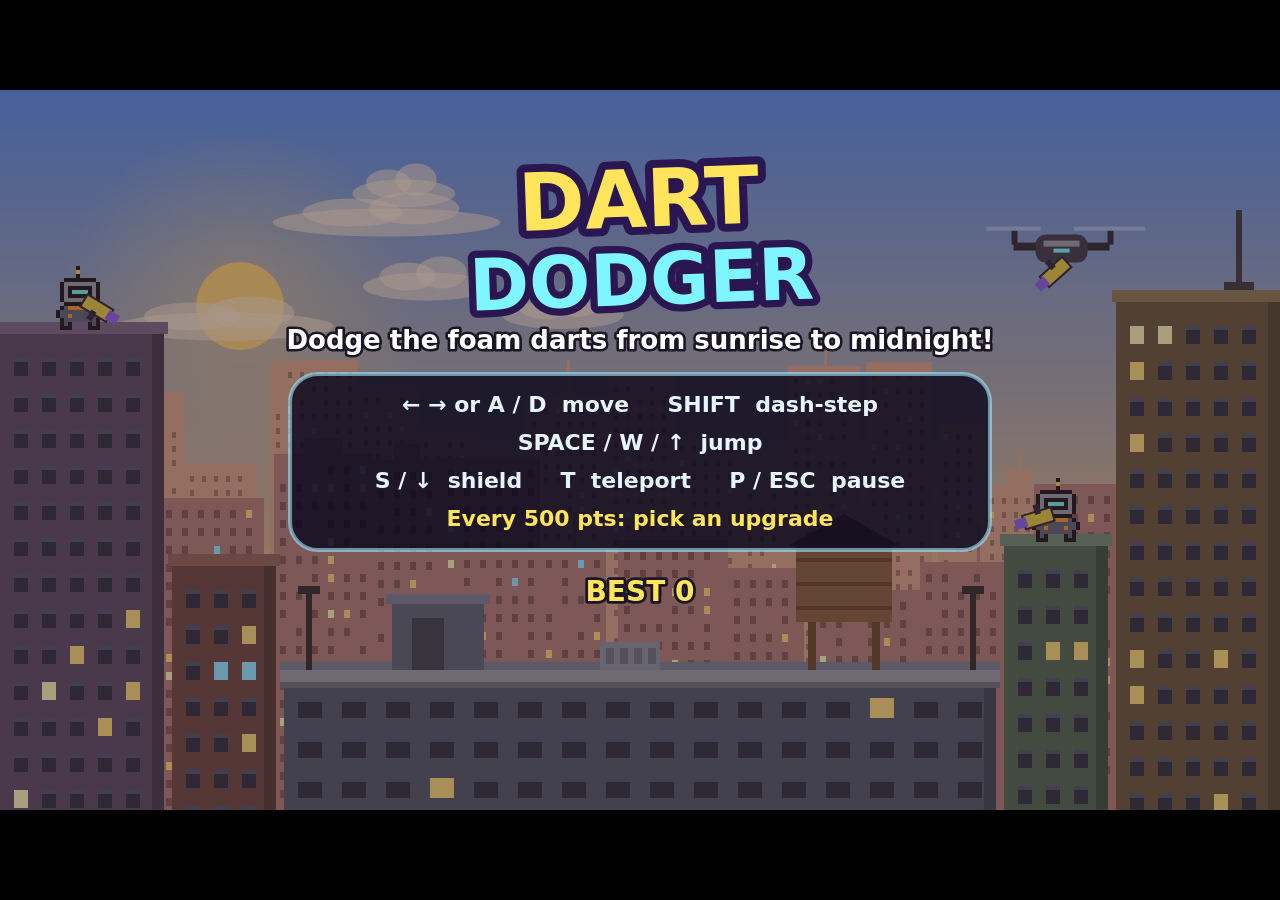
<file: rooftop/index.html>
<!DOCTYPE html>
<html lang="en">
<head>
<meta charset="utf-8">
<meta name="viewport" content="width=device-width, initial-scale=1, maximum-scale=1, user-scalable=no, viewport-fit=cover">
<meta name="description" content="Dart Dodger: a friendly rooftop game. Dodge the foam darts the robots toss, from sunrise to midnight!">
<meta name="robots" content="noindex, nofollow">
<meta name="apple-mobile-web-app-capable" content="yes">
<meta name="mobile-web-app-capable" content="yes">
<meta name="apple-mobile-web-app-status-bar-style" content="black-translucent">
<meta name="apple-mobile-web-app-title" content="Dart Dodger">
<meta name="theme-color" content="#120d22">
<meta name="format-detection" content="telephone=no">
<link rel="manifest" href="manifest.webmanifest?v=2">
<link rel="apple-touch-icon" href="icon-180.png?v=2">
<link rel="icon" type="image/png" href="icon-180.png?v=2">
<title>Dart Dodger</title>
<style>
  html, body {
    margin: 0; padding: 0; width: 100%; height: 100%;
    background: #000; color: #fff; overflow: hidden;
    overscroll-behavior: none; touch-action: none;
    user-select: none; -webkit-user-select: none;
    -webkit-touch-callout: none; -webkit-tap-highlight-color: transparent;
    -webkit-text-size-adjust: 100%;
  }
  body { position: fixed; inset: 0; }
  #stage {
    position: fixed; inset: 0; box-sizing: border-box;
    padding: env(safe-area-inset-top) env(safe-area-inset-right) env(safe-area-inset-bottom) env(safe-area-inset-left);
    display: flex; align-items: center; justify-content: center;
  }
  #fit { width: 100%; height: 100%; display: flex; align-items: center; justify-content: center; }
  canvas { display: block; background: #120d22; touch-action: none; }
  #ui { position: fixed; inset: 0; z-index: 2; touch-action: none; }
  .btn {
    position: absolute; box-sizing: border-box; pointer-events: none;
    display: flex; flex-direction: column; align-items: center; justify-content: center;
    font: 800 13px/1.1 -apple-system, system-ui, "Segoe UI", Roboto, sans-serif;
    color: rgba(255,255,255,0.92); letter-spacing: 0.5px; text-align: center;
    background: rgba(20,14,40,0.42); border: 2px solid rgba(255,255,255,0.45);
    transition: background 80ms linear, opacity 120ms linear;
  }
  .btn span { display: block; font-size: 11px; font-weight: 700; opacity: 0.9; margin-top: 3px; }
  .btn svg { width: 18px; height: 18px; fill: currentColor; }
  .btn.hide { display: none; }
  .btn.locked { opacity: 0.55; border-style: dashed; }
  .btn.cool { background: rgba(60,60,80,0.55); border-color: rgba(255,255,255,0.3); }
  .btn.cool span { font-size: 20px; font-weight: 800; }
  .btn.ready { background: rgba(80,40,190,0.5); border-color: rgba(190,160,255,0.95); }
  .btn.active { background: rgba(60,200,255,0.5); border-color: rgba(200,245,255,0.95); }
  .btn.on { filter: brightness(1.5); }
  #bT { right: calc(env(safe-area-inset-right) + 12px); bottom: calc(env(safe-area-inset-bottom) + 12px);
        width: 104px; height: 104px; border-radius: 50%; font-size: 14px; }
  #bS { left: calc(env(safe-area-inset-left) + 12px); bottom: calc(env(safe-area-inset-bottom) + 12px);
        width: 84px; height: 84px; border-radius: 50%; }
  #bP { right: calc(env(safe-area-inset-right) + 10px); top: calc(env(safe-area-inset-top) + 10px);
        width: 46px; height: 46px; border-radius: 12px; }
  #bP svg { width: 20px; height: 20px; }
  .key { display: none; font-size: 10px; opacity: 0.7; margin-top: 2px; }
  body.desk .key { display: block; }
  body.desk #bT { width: 92px; height: 92px; }
  body.desk #bS { width: 78px; height: 78px; }
  #rotate {
    position: fixed; inset: 0; z-index: 10; display: none; background: #120d22;
    flex-direction: column; align-items: center; justify-content: center; gap: 18px;
    font: 700 22px/1.3 -apple-system, system-ui, sans-serif; color: #ffd84a; text-align: center;
    padding: env(safe-area-inset-top) env(safe-area-inset-right) env(safe-area-inset-bottom) env(safe-area-inset-left);
  }
  #rotate small { display: block; color: #9fe8ff; font-weight: 500; font-size: 15px; }
  #rotate svg { width: 96px; height: 96px; animation: tilt 1.8s ease-in-out infinite; }
  @keyframes tilt { 0%,30% { transform: rotate(0deg); } 60%,100% { transform: rotate(-90deg); } }
</style>
<style>#splash{position:fixed;inset:0;z-index:999;display:flex;align-items:center;justify-content:center;background:#c98a4a url(splash-bg.jpg) center/cover;transition:opacity .6s}#splash img{width:min(44vmin,320px);height:auto;border-radius:22%;box-shadow:0 10px 40px rgba(0,0,0,.35)}#splash.gone{opacity:0;pointer-events:none}</style>
</head>
<body>
<div id="splash"><img src="splash-icon.png" alt="Dart Dodger"></div>
<script>setTimeout(function(){var s=document.getElementById('splash');s.classList.add('gone');setTimeout(function(){s.remove()},700)},1500)</script>
<div id="stage"><div id="fit"><canvas id="screen" width="640" height="360"></canvas></div></div>
<div id="ui">
  <div class="btn hide" id="bS"><div>SHIELD</div><span id="bSs">LOCKED</span><div class="key">[S]</div></div>
  <div class="btn hide" id="bT"><div>TELEPORT</div><span id="bTs">LOCKED</span><div class="key">[T]</div></div>
  <div class="btn" id="bP"><svg viewBox="0 0 10 10"><rect x="2" y="1.5" width="2.2" height="7"/><rect x="5.8" y="1.5" width="2.2" height="7"/></svg></div>
</div>
<div id="rotate">
  <svg viewBox="0 0 24 24"><rect x="7" y="2" width="10" height="20" rx="2" fill="none" stroke="#ffd84a" stroke-width="1.6"/><circle cx="12" cy="18.5" r="1" fill="#ffd84a"/></svg>
  <div>Rotate your phone<small>Dart Dodger plays in landscape</small></div>
</div>
<script src="game.js"></script>
</body>
</html>
</file>
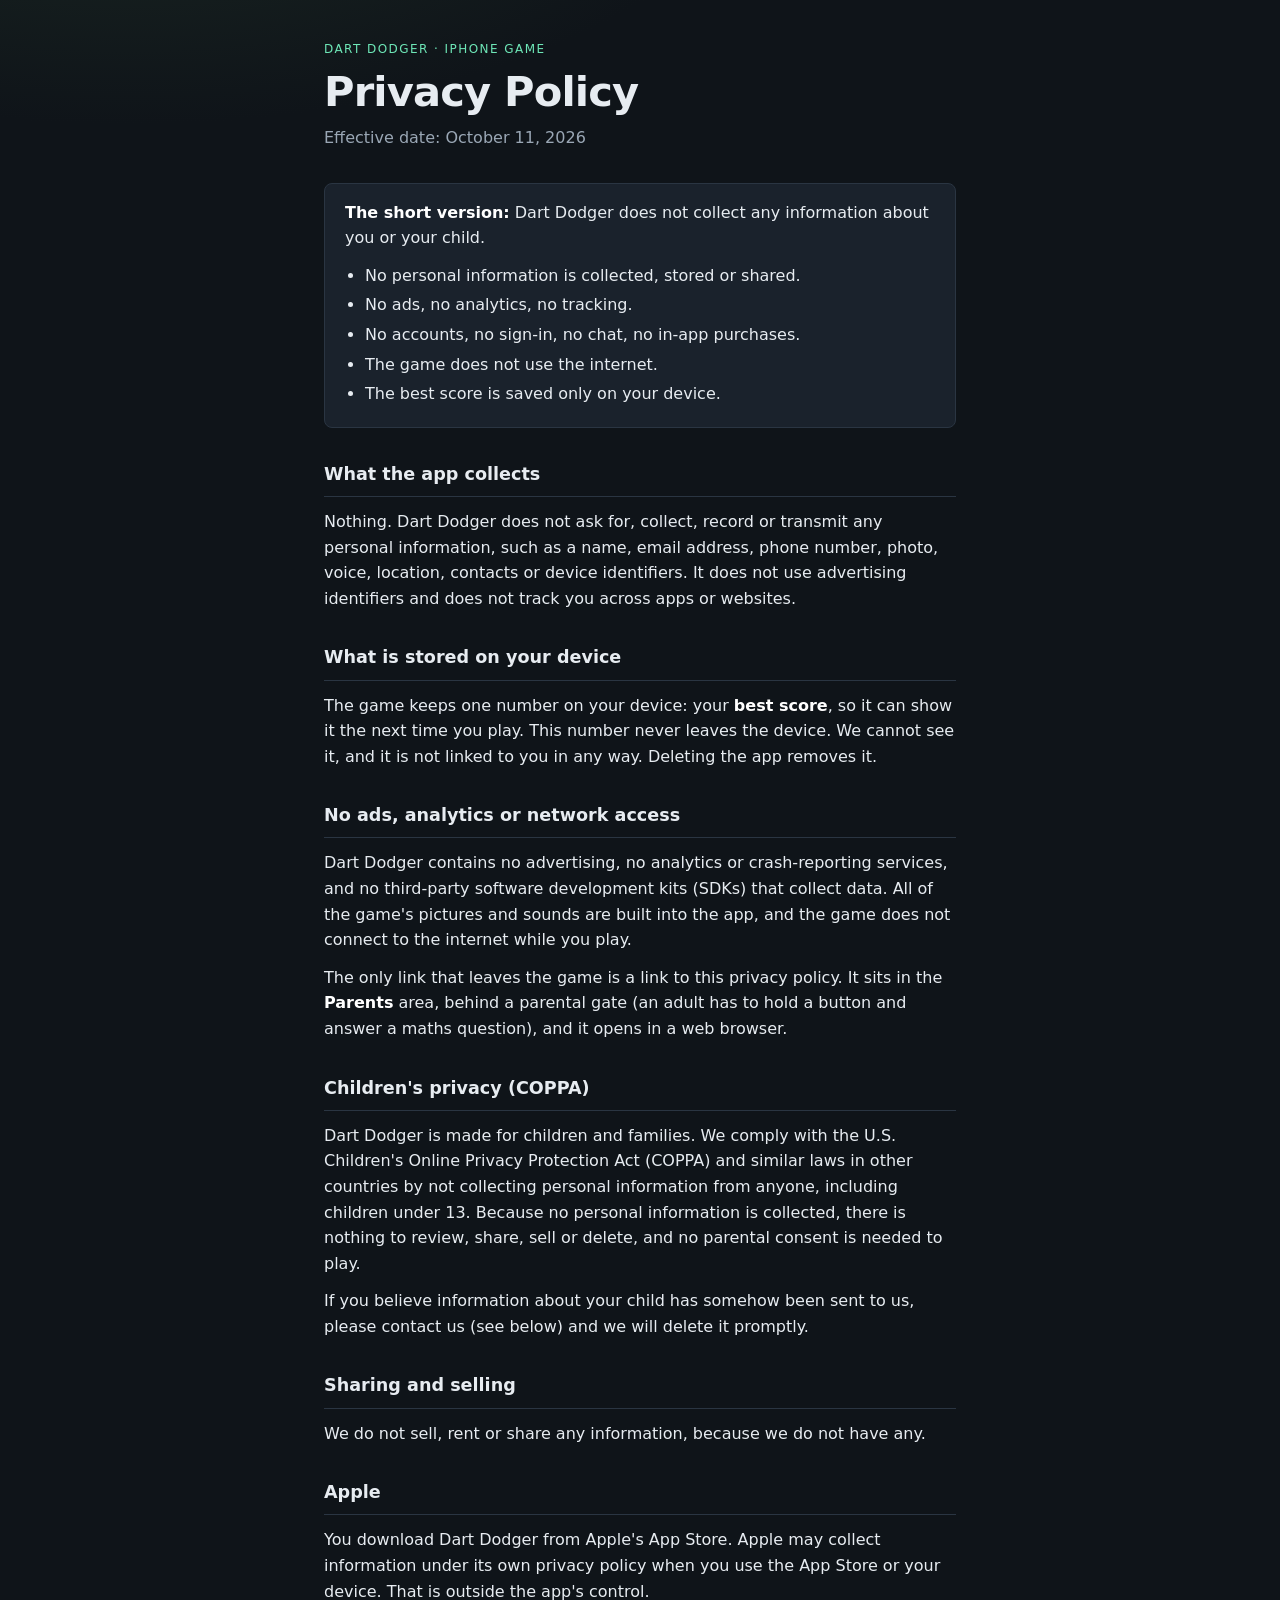
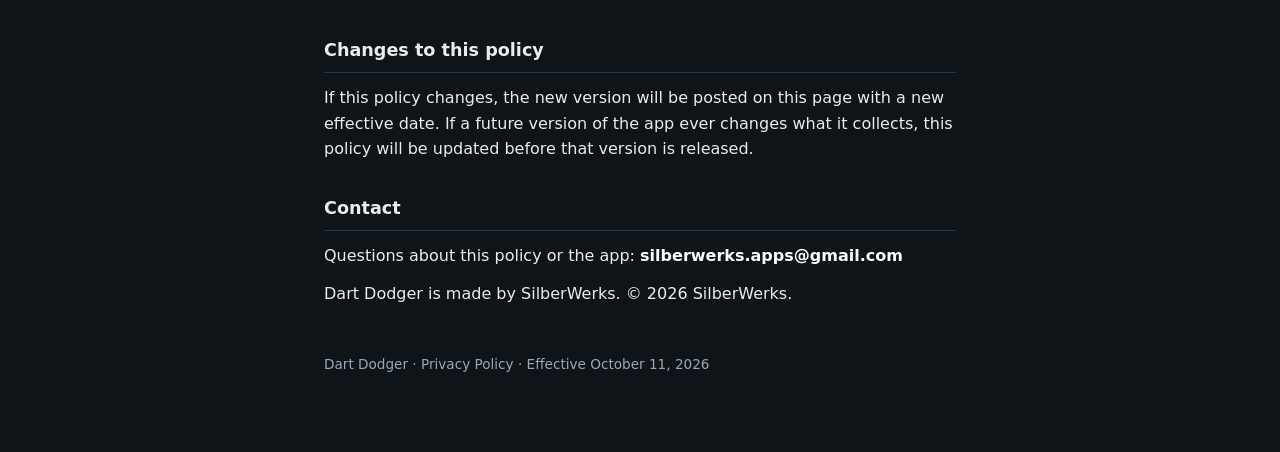
<file: dartdodger/privacy/index.html>
<!DOCTYPE html>
<html lang="en">
<head>
  <meta charset="utf-8">
  <meta name="viewport" content="width=device-width, initial-scale=1">
  <meta http-equiv="Content-Security-Policy" content="default-src 'none'; style-src 'unsafe-inline'; base-uri 'none'; form-action 'none'">
  <meta name="referrer" content="no-referrer">
  <title>Dart Dodger – Privacy Policy</title>
  <style>
    :root {
      --bg: #0f1419; --panel: #1a222c; --text: #e7ecf1; --muted: #9aa7b5;
      --accent: #6ee7b7; --line: #2a3542; --warn: #fbbf24;
      font-family: "Segoe UI", system-ui, -apple-system, sans-serif;
    }
    * { box-sizing: border-box; }
    body {
      margin: 0; min-height: 100vh; color: var(--text); line-height: 1.6;
      background: radial-gradient(1200px 600px at 10% -10%, #1c2a24 0%, var(--bg) 55%);
      -webkit-text-size-adjust: 100%;
    }
    .wrap { max-width: 42rem; margin: 0 auto; padding: 2.5rem 1.25rem 4rem; }
    .eyebrow { text-transform: uppercase; letter-spacing: 0.12em; font-size: 0.75rem; color: var(--accent); margin: 0 0 0.5rem; }
    h1 { font-size: clamp(1.9rem, 5vw, 2.6rem); margin: 0 0 0.5rem; letter-spacing: -0.02em; line-height: 1.2; }
    .lede { color: var(--muted); margin: 0 0 2rem; }
    h2 { font-size: 1.1rem; margin: 2rem 0 0.75rem; border-bottom: 1px solid var(--line); padding-bottom: 0.5rem; }
    p, li { margin: 0 0 0.75rem; }
    ul { padding-left: 1.25rem; }
    .summary { background: var(--panel); border: 1px solid var(--line); border-radius: 0.5rem; padding: 1rem 1.25rem; }
    .summary ul { margin: 0; }
    .summary li { margin: 0.25rem 0; }
    strong { color: #fff; }
    code { background: var(--panel); padding: 0.1rem 0.35rem; border-radius: 0.25rem; font-size: 0.9em; }
    footer { margin-top: 3rem; color: var(--muted); font-size: 0.85rem; }
  </style>
</head>
<body>
  <main class="wrap">
    <header>
      <p class="eyebrow">Dart Dodger · iPhone game</p>
      <h1>Privacy Policy</h1>
      <p class="lede">Effective date: October 11, 2026</p>
    </header>

    <section class="summary" aria-label="Summary">
      <p><strong>The short version:</strong> Dart Dodger does not collect any information about you or your child.</p>
      <ul>
        <li>No personal information is collected, stored or shared.</li>
        <li>No ads, no analytics, no tracking.</li>
        <li>No accounts, no sign-in, no chat, no in-app purchases.</li>
        <li>The game does not use the internet.</li>
        <li>The best score is saved only on your device.</li>
      </ul>
    </section>

    <section>
      <h2>What the app collects</h2>
      <p>Nothing. Dart Dodger does not ask for, collect, record or transmit any personal information, such as a name, email address, phone number, photo, voice, location, contacts or device identifiers. It does not use advertising identifiers and does not track you across apps or websites.</p>
    </section>

    <section>
      <h2>What is stored on your device</h2>
      <p>The game keeps one number on your device: your <strong>best score</strong>, so it can show it the next time you play. This number never leaves the device. We cannot see it, and it is not linked to you in any way. Deleting the app removes it.</p>
    </section>

    <section>
      <h2>No ads, analytics or network access</h2>
      <p>Dart Dodger contains no advertising, no analytics or crash-reporting services, and no third-party software development kits (SDKs) that collect data. All of the game's pictures and sounds are built into the app, and the game does not connect to the internet while you play.</p>
      <p>The only link that leaves the game is a link to this privacy policy. It sits in the <strong>Parents</strong> area, behind a parental gate (an adult has to hold a button and answer a maths question), and it opens in a web browser.</p>
    </section>

    <section>
      <h2>Children's privacy (COPPA)</h2>
      <p>Dart Dodger is made for children and families. We comply with the U.S. Children's Online Privacy Protection Act (COPPA) and similar laws in other countries by not collecting personal information from anyone, including children under 13. Because no personal information is collected, there is nothing to review, share, sell or delete, and no parental consent is needed to play.</p>
      <p>If you believe information about your child has somehow been sent to us, please contact us (see below) and we will delete it promptly.</p>
    </section>

    <section>
      <h2>Sharing and selling</h2>
      <p>We do not sell, rent or share any information, because we do not have any.</p>
    </section>

    <section>
      <h2>Apple</h2>
      <p>You download Dart Dodger from Apple's App Store. Apple may collect information under its own privacy policy when you use the App Store or your device. That is outside the app's control.</p>
    </section>

    <section>
      <h2>Changes to this policy</h2>
      <p>If this policy changes, the new version will be posted on this page with a new effective date. If a future version of the app ever changes what it collects, this policy will be updated before that version is released.</p>
    </section>

    <section>
      <h2>Contact</h2>
      <p>Questions about this policy or the app: <strong>silberwerks.apps@gmail.com</strong></p>
      <p>Dart Dodger is made by SilberWerks. &copy; 2026 SilberWerks.</p>
    </section>

    <footer>
      <p>Dart Dodger · Privacy Policy · Effective October 11, 2026</p>
    </footer>
  </main>
</body>
</html>
</file>
<file: styles.css>
:root {
  --bg: #0f1419;
  --panel: #1a222c;
  --text: #e7ecf1;
  --muted: #9aa7b5;
  --accent: #6ee7b7;
  --line: #2a3542;
  --danger: #fbbf24;
  font-family: "Segoe UI", system-ui, -apple-system, sans-serif;
}

* { box-sizing: border-box; }
body {
  margin: 0;
  min-height: 100vh;
  background: radial-gradient(1200px 600px at 10% -10%, #1c2a24 0%, var(--bg) 55%);
  color: var(--text);
  line-height: 1.5;
}
.wrap {
  max-width: 42rem;
  margin: 0 auto;
  padding: 2.5rem 1.25rem 4rem;
}
.eyebrow {
  text-transform: uppercase;
  letter-spacing: 0.12em;
  font-size: 0.75rem;
  color: var(--accent);
  margin: 0 0 0.5rem;
}
h1 {
  font-size: clamp(2rem, 5vw, 2.75rem);
  margin: 0 0 0.75rem;
  letter-spacing: -0.02em;
}
.lede { color: var(--muted); margin: 0 0 2.5rem; }
h2 {
  font-size: 1.1rem;
  margin: 0 0 0.75rem;
  border-bottom: 1px solid var(--line);
  padding-bottom: 0.5rem;
}
.ideas {
  list-style: none;
  margin: 0 0 1rem;
  padding: 0;
  display: grid;
  gap: 0.5rem;
}
.ideas li {
  background: var(--panel);
  border: 1px solid var(--line);
  border-radius: 0.5rem;
  padding: 0.75rem 1rem;
}
.ideas li .tag {
  display: inline-block;
  font-size: 0.7rem;
  text-transform: uppercase;
  letter-spacing: 0.08em;
  color: var(--danger);
  margin-right: 0.5rem;
}
.hint { color: var(--muted); font-size: 0.9rem; }
.hint code {
  background: var(--panel);
  padding: 0.1rem 0.35rem;
  border-radius: 0.25rem;
  font-size: 0.85em;
}
.idea-form {
  display: flex;
  gap: 0.5rem;
  margin-top: 0.75rem;
}
.idea-form input {
  flex: 1;
  background: var(--panel);
  border: 1px solid var(--line);
  border-radius: 0.5rem;
  color: var(--text);
  padding: 0.65rem 0.85rem;
}
.idea-form button {
  background: var(--accent);
  color: #062016;
  border: 0;
  border-radius: 0.5rem;
  font-weight: 600;
  padding: 0.65rem 1rem;
  cursor: pointer;
}
.idea-form button:hover { filter: brightness(1.05); }
footer {
  margin-top: 3rem;
  color: var(--muted);
  font-size: 0.85rem;
}
footer a { color: var(--accent); }
.sr-only {
  position: absolute;
  width: 1px;
  height: 1px;
  padding: 0;
  margin: -1px;
  overflow: hidden;
  clip: rect(0,0,0,0);
  border: 0;
}
</file>
